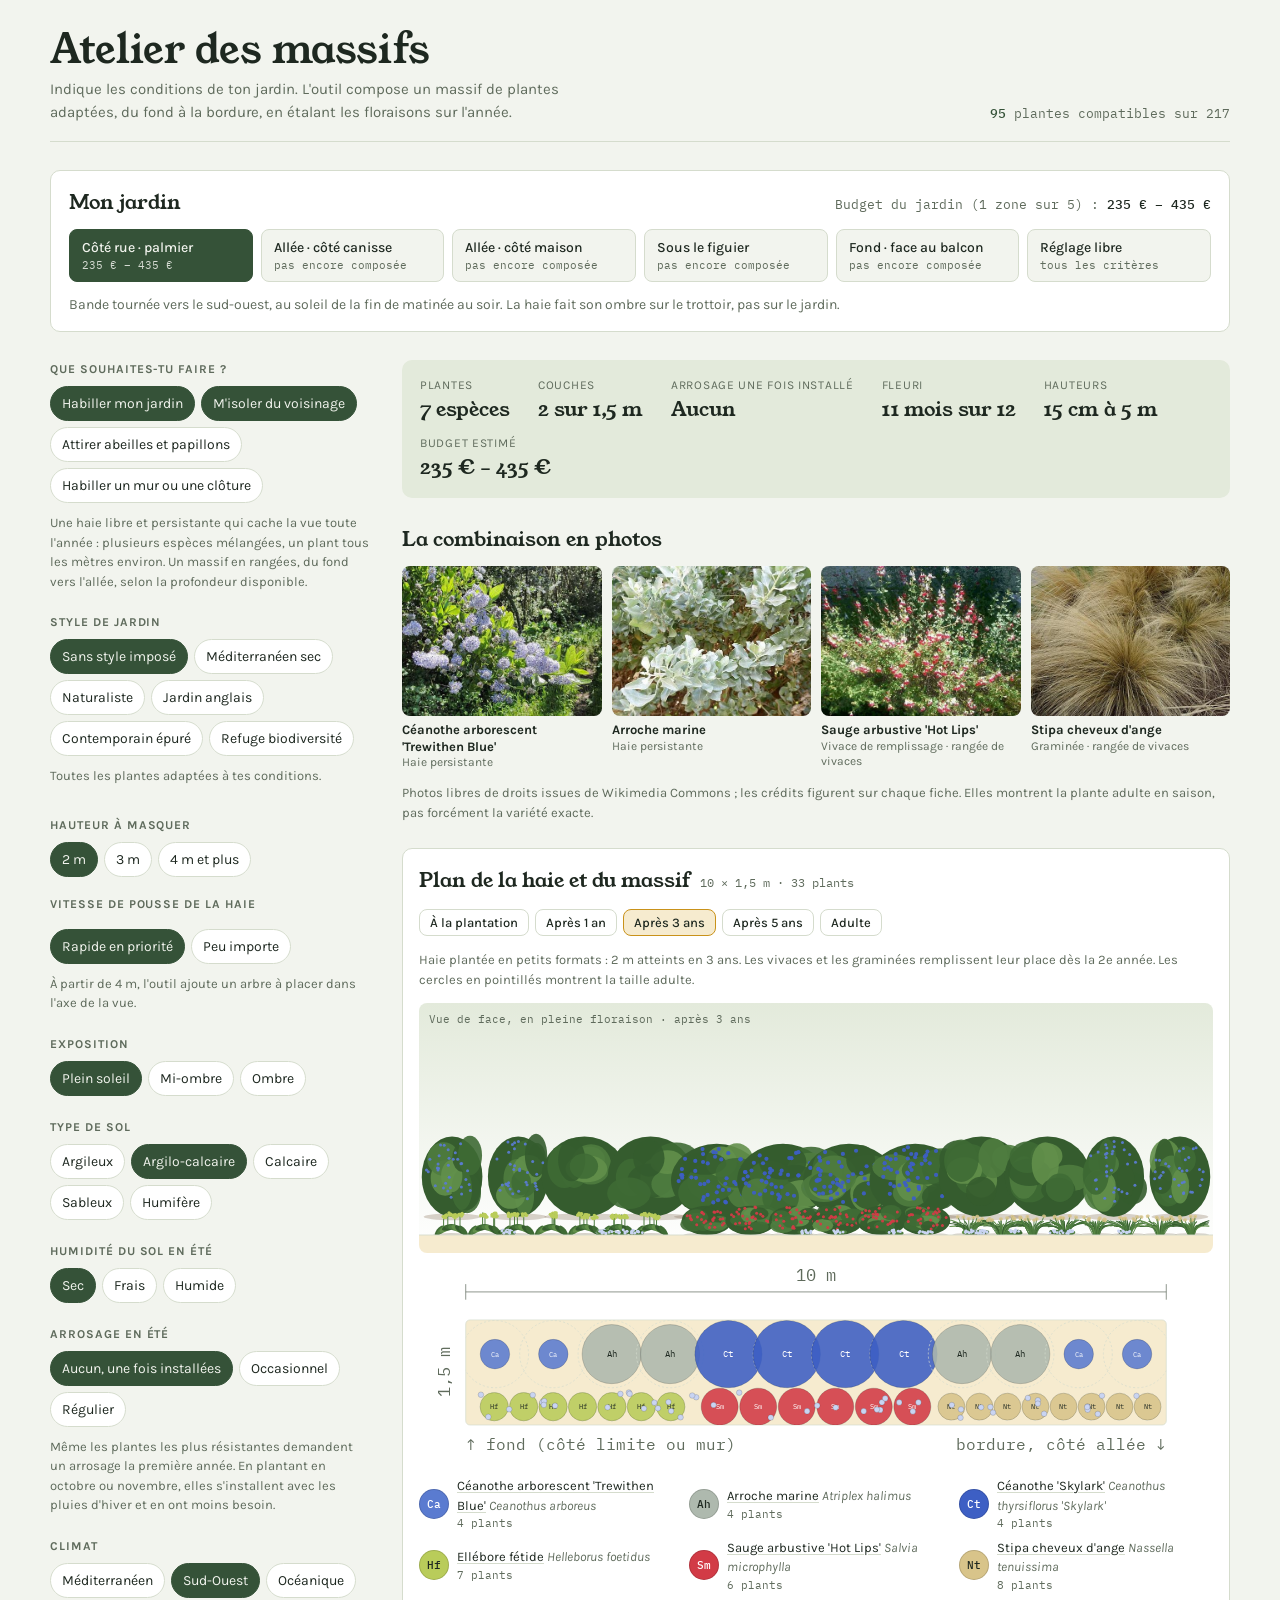
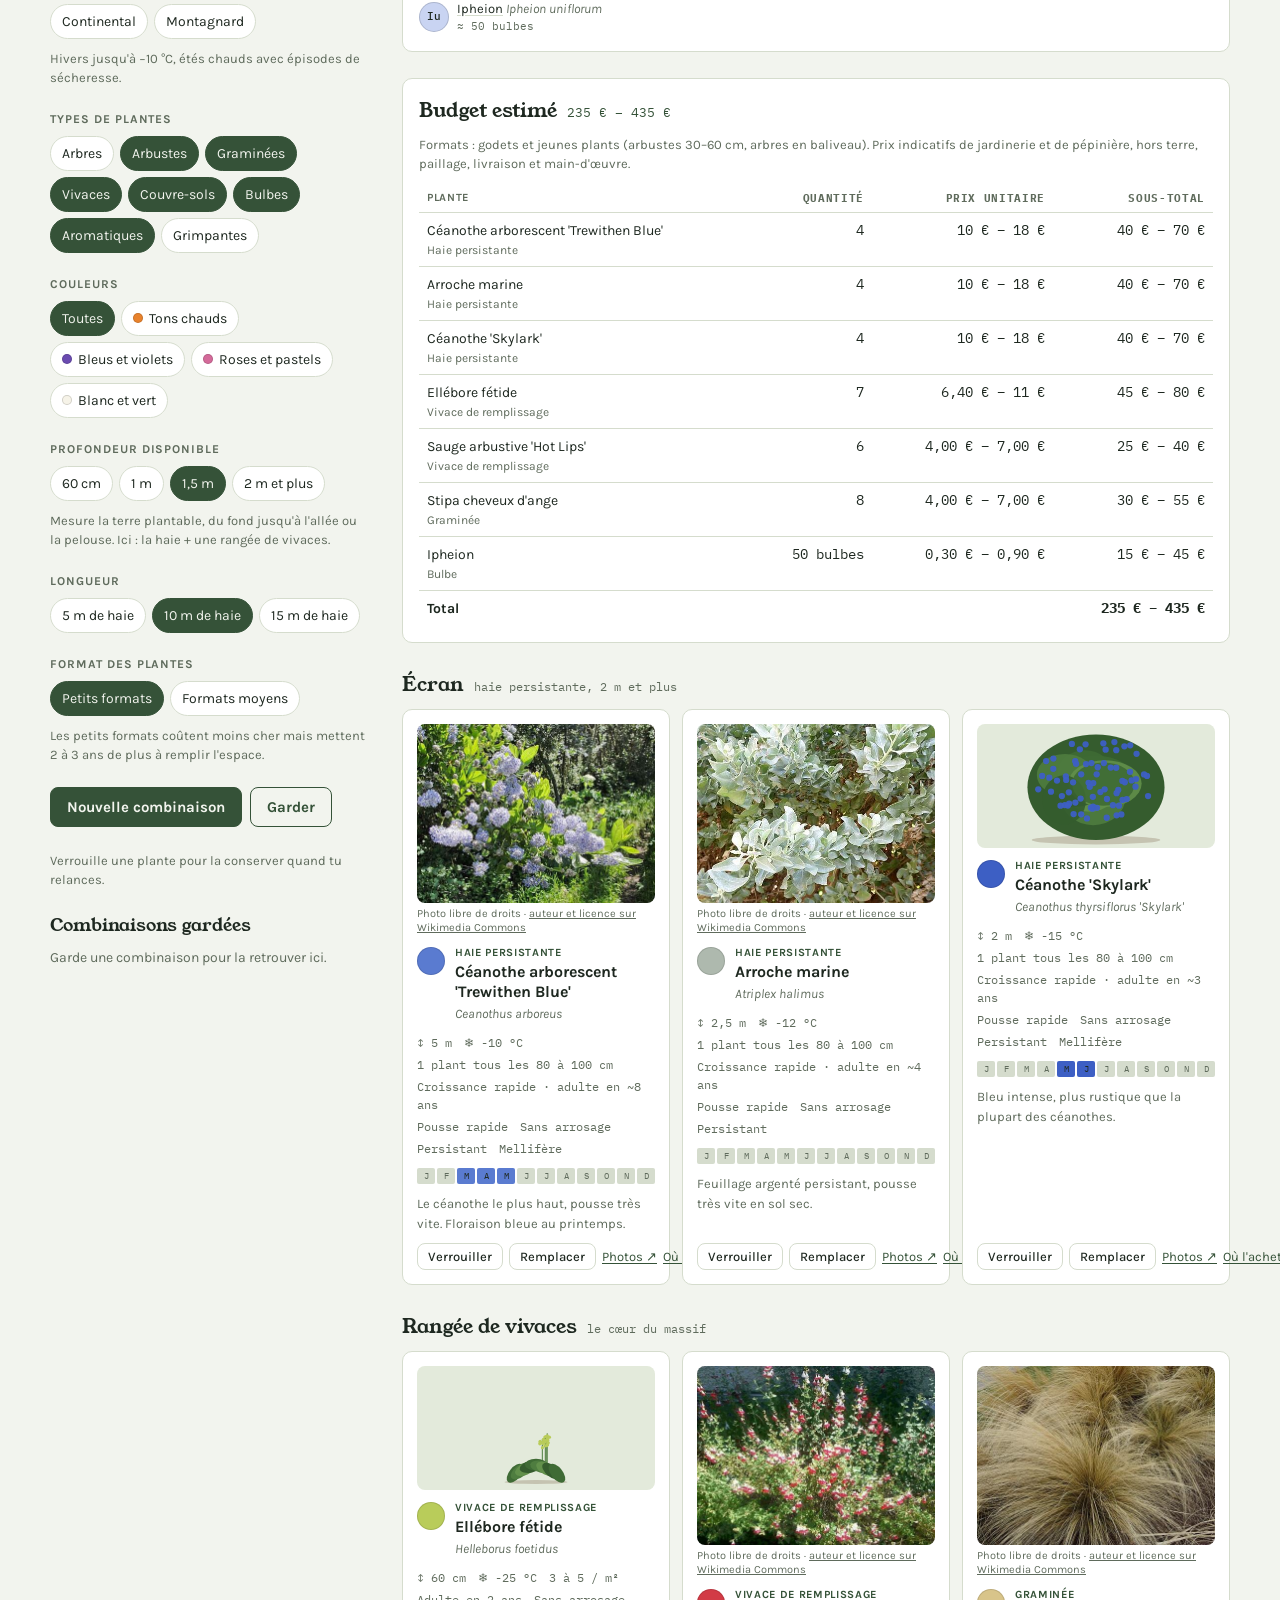
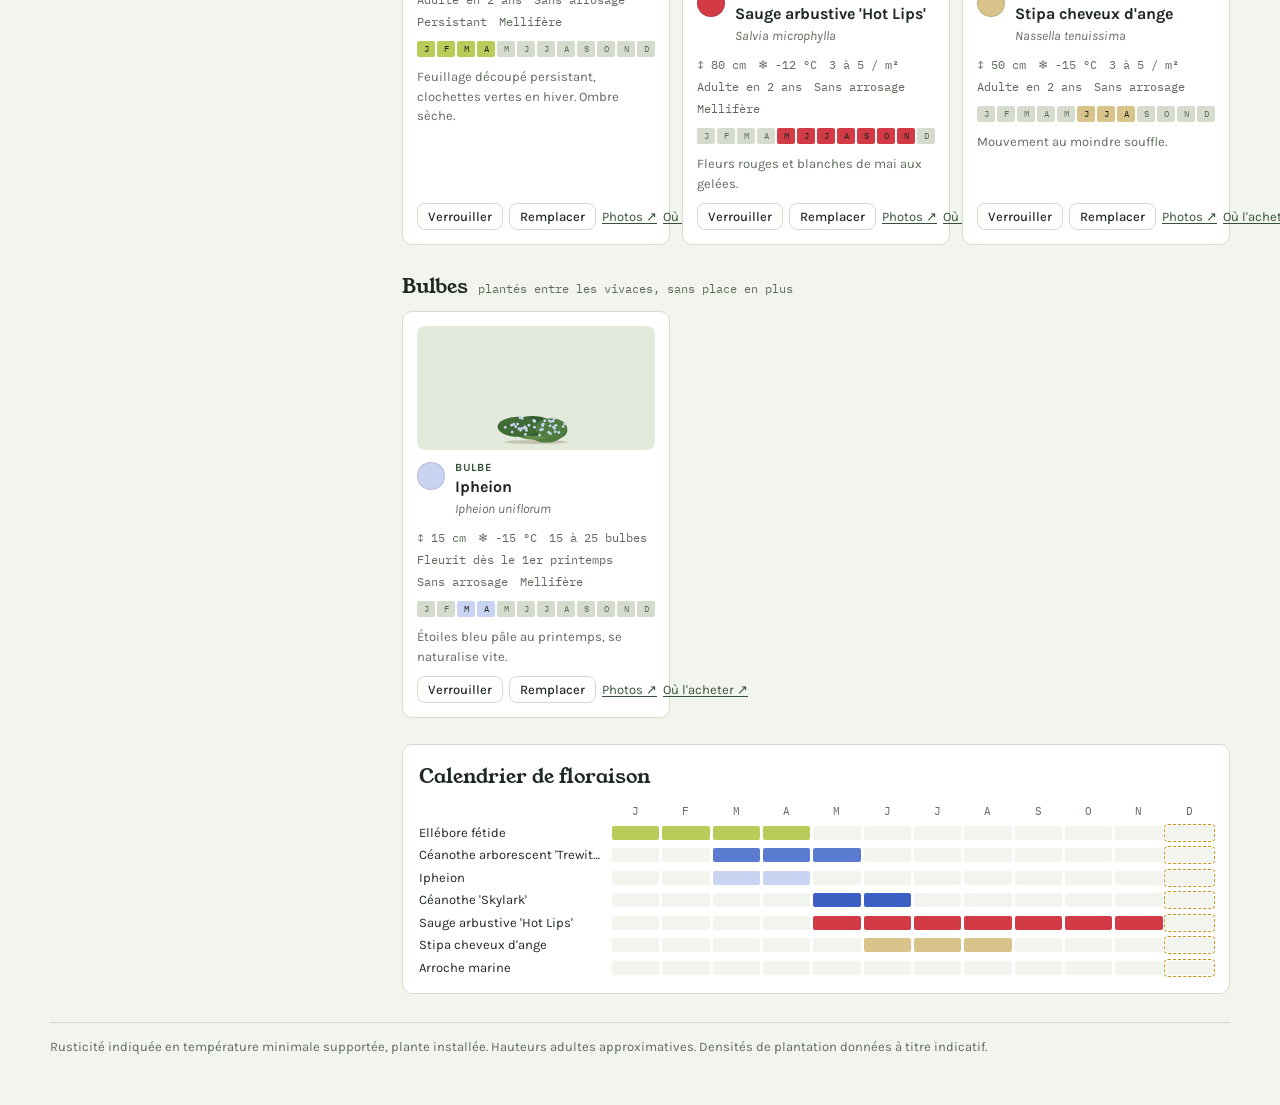
<file: index.html>
<!doctype html>
<html lang="fr">
<head>
<meta charset="utf-8">
<meta name="viewport" content="width=device-width, initial-scale=1, viewport-fit=cover">
<meta name="description" content="Compose les massifs et haies de ton jardin selon l'exposition, le sol, le climat et l'arrosage, avec photos, plan, croissance, calendrier de floraison et budget.">
<style>:root{color-scheme:light dark}body{margin:0;font:14px system-ui,sans-serif}img{max-width:100%}[hidden]{display:none!important}</style>
<title>Atelier des massifs</title>
<link rel="preconnect" href="https://fonts.googleapis.com">
<link rel="stylesheet" href="https://fonts.googleapis.com/css2?family=Young+Serif&family=Karla:wght@400;500;700&family=IBM+Plex+Mono:wght@400;500&display=swap">
<style>
/* Layout : panneau de conditions à gauche (collant sur grand écran), massif proposé à droite, rangé du fond vers la bordure */
:root{
  --bg:#F2F4EE; --surface:#FFFFFF; --ink:#1E2820; --muted:#5F6B5C; --line:#D5DCCD;
  --moss:#355238; --moss-soft:#E3EADB; --pollen:#C9921A; --pollen-soft:#F6EBCF; --warn:#9A4A1E;
  --f-display:"Young Serif", Georgia, "Times New Roman", serif;
  --f-body:"Karla", "Helvetica Neue", Arial, sans-serif;
  --f-data:"IBM Plex Mono", ui-monospace, Menlo, monospace;
}
@media (prefers-color-scheme: dark){:root:not([data-theme="light"]){
  --bg:#131712; --surface:#1B2119; --ink:#E4EADD; --muted:#9AA593; --line:#2F382C;
  --moss:#9CC08A; --moss-soft:#25301F; --pollen:#E3B54A; --pollen-soft:#3A3018; --warn:#E39468; color-scheme:dark}}
:root[data-theme="dark"]{
  --bg:#131712; --surface:#1B2119; --ink:#E4EADD; --muted:#9AA593; --line:#2F382C;
  --moss:#9CC08A; --moss-soft:#25301F; --pollen:#E3B54A; --pollen-soft:#3A3018; --warn:#E39468; color-scheme:dark}

*{box-sizing:border-box}
body{background:var(--bg);color:var(--ink);font-family:var(--f-body);font-size:15px;line-height:1.5;
  padding-left:max(16px, env(safe-area-inset-left, 0px));padding-right:max(16px, env(safe-area-inset-right, 0px));padding-block:28px 48px}
.wrap{max-width:1180px;margin:0 auto;display:flex;flex-direction:column;gap:28px}
header{display:flex;flex-wrap:wrap;align-items:flex-end;justify-content:space-between;gap:12px 24px;border-bottom:1px solid var(--line);padding-bottom:18px}
h1{font-family:var(--f-display);font-weight:400;font-size:clamp(28px,4vw,40px);line-height:1.1;margin:0;text-wrap:balance}
.lede{margin:6px 0 0;color:var(--muted);max-width:60ch}
.count{font-family:var(--f-data);font-size:13px;color:var(--muted)}
.count b{color:var(--moss);font-weight:500}

.grid{display:grid;grid-template-columns:320px minmax(0,1fr);gap:32px;align-items:start}
@media (max-width:860px){.grid{grid-template-columns:minmax(0,1fr)}}

aside{display:flex;flex-direction:column;gap:22px;position:sticky;top:calc(env(safe-area-inset-top,0px) + 16px)}
@media (max-width:860px){aside{position:static}}
fieldset{border:0;margin:0;padding:0;display:flex;flex-direction:column;gap:8px}
legend{font-size:12px;font-weight:700;letter-spacing:.08em;text-transform:uppercase;color:var(--muted);padding:0;margin-bottom:8px}
.chips{display:flex;flex-wrap:wrap;gap:6px}
.chip{position:relative}
.chip input{position:absolute;opacity:0;inset:0;margin:0;cursor:pointer}
.chip span{display:inline-flex;align-items:center;gap:6px;padding:6px 11px;border:1px solid var(--line);border-radius:999px;background:var(--surface);font-size:14px;cursor:pointer;transition:background .15s,border-color .15s}
.chip input:checked + span{background:var(--moss);border-color:var(--moss);color:var(--bg)}
.chip input:focus-visible + span{outline:2px solid var(--pollen);outline-offset:2px}
.hint{font-size:13px;color:var(--muted);margin:2px 0 0}
.style-ph{margin:10px 0 0;border-radius:10px;overflow:hidden;background:#e6eadf}
.style-ph img{display:block;width:100%;aspect-ratio:4/3;object-fit:cover}
.style-ph figcaption{font-size:11.5px;color:var(--muted);padding:6px 2px 0;background:var(--bg,transparent)}
.style-ph figcaption a{color:inherit}
.sw{width:10px;height:10px;border-radius:50%;display:inline-block;border:1px solid rgba(0,0,0,.15)}

.actions{display:flex;gap:8px;flex-wrap:wrap}
button{font-family:var(--f-body);font-size:15px;font-weight:700;border-radius:8px;padding:10px 16px;cursor:pointer;border:1px solid var(--moss)}
button:focus-visible{outline:2px solid var(--pollen);outline-offset:2px}
.primary{background:var(--moss);color:var(--bg)}
.primary:hover{filter:brightness(1.08)}
.ghost{background:transparent;color:var(--moss)}
.ghost:hover{background:var(--moss-soft)}
.small{font-size:13px;padding:5px 10px;font-weight:500;border-color:var(--line);color:var(--ink);background:transparent}
.small:hover{border-color:var(--moss)}
.small[aria-pressed="true"]{background:var(--pollen-soft);border-color:var(--pollen)}

main{display:flex;flex-direction:column;gap:26px;min-width:0}
.summary{display:flex;flex-wrap:wrap;gap:10px 28px;padding:16px 18px;background:var(--moss-soft);border-radius:10px}
.stat{display:flex;flex-direction:column}
.stat small{font-size:12px;letter-spacing:.06em;text-transform:uppercase;color:var(--muted)}
.stat strong{font-family:var(--f-display);font-weight:400;font-size:20px}
.warn{color:var(--warn);font-size:14px;margin:0}

.layer{display:flex;flex-direction:column;gap:10px}
.layer h2{font-family:var(--f-display);font-weight:400;font-size:20px;margin:0;display:flex;align-items:baseline;gap:10px}
.layer h2 em{font-style:normal;font-family:var(--f-data);font-size:12px;color:var(--muted)}
.cards{display:grid;grid-template-columns:repeat(auto-fill,minmax(250px,1fr));gap:12px}
.card{background:var(--surface);border:1px solid var(--line);border-radius:10px;padding:14px;display:flex;flex-direction:column;gap:10px;min-width:0}
.card.locked{border-color:var(--pollen)}
.top{display:flex;gap:10px;align-items:flex-start}
.dot{flex:none;width:28px;height:28px;border-radius:50%;margin-top:2px;border:1px solid rgba(0,0,0,.12)}
.name{min-width:0}
.name h3{margin:0;font-size:16px;font-weight:700;line-height:1.25}
.name i{color:var(--muted);font-size:13px}
.meta{display:flex;flex-wrap:wrap;gap:4px 12px;font-family:var(--f-data);font-size:12px;color:var(--muted)}
.role{font-size:11px;font-weight:700;letter-spacing:.06em;text-transform:uppercase;color:var(--moss)}
.note{font-size:13px;margin:0;color:var(--muted)}
.cal{display:grid;grid-template-columns:repeat(12,1fr);gap:2px}
.cal span{height:16px;border-radius:2px;background:var(--line);font-family:var(--f-data);font-size:9px;line-height:16px;text-align:center;color:var(--muted)}
.cal span.on{color:#1E2820}
.cardact{display:flex;gap:6px;margin-top:auto}

.plan{background:var(--surface);border:1px solid var(--line);border-radius:10px;padding:16px;display:flex;flex-direction:column;gap:14px}
.plan h2{font-family:var(--f-display);font-weight:400;font-size:20px;margin:0;display:flex;align-items:baseline;gap:10px;flex-wrap:wrap}
.plan h2 em{font-style:normal;font-family:var(--f-data);font-size:12px;color:var(--muted)}
.plansvg{overflow-x:auto}
.plansvg svg{display:block;width:100%;min-width:520px;height:auto}
.legend{display:grid;grid-template-columns:repeat(auto-fill,minmax(220px,1fr));gap:6px 16px;margin:0;padding:0;list-style:none}
.legend li{display:flex;align-items:center;gap:8px;font-size:13px;min-width:0}
.legend b{flex:none;width:30px;height:30px;border-radius:50%;display:grid;place-items:center;font-family:var(--f-data);font-size:11px;font-weight:500;border:1px solid rgba(0,0,0,.15)}
.legend span{min-width:0}
.legend i{color:var(--muted)}
.legend small{display:block;font-family:var(--f-data);color:var(--muted)}
.pv{display:block;width:100%;height:124px;border-radius:8px;background:var(--moss-soft)}
.pvlink{position:relative;display:block;border-radius:8px}
.bgrid figure:has(img[src=""]){display:none}
.pvlink span{position:absolute;right:6px;bottom:6px;font-size:12px;font-weight:700;padding:3px 8px;border-radius:999px;background:var(--surface);color:var(--moss);opacity:0;transition:opacity .15s}
.pvlink:hover span,.pvlink:focus-visible span{opacity:1}
.pvlink:focus-visible{outline:2px solid var(--pollen);outline-offset:2px}
@media (hover:none){.pvlink span{opacity:1}}
.lg{color:inherit;text-decoration:underline;text-decoration-color:var(--line);text-underline-offset:2px}
.lg:hover{text-decoration-color:var(--moss)}
.photo{white-space:nowrap;font-size:13px;color:var(--moss);text-decoration:underline;text-underline-offset:2px;margin-left:auto;align-self:center}
.board{display:flex;flex-direction:column;gap:12px}
.board h2{font-family:var(--f-display);font-weight:400;font-size:20px;margin:0;display:flex;align-items:baseline;gap:10px;flex-wrap:wrap}
.board h2 em{font-style:normal;font-family:var(--f-data);font-size:12px;color:var(--muted)}
.bgrid{display:grid;grid-template-columns:repeat(auto-fill,minmax(180px,1fr));gap:10px}
.bgrid figure{margin:0;display:flex;flex-direction:column;gap:6px;min-width:0}
.bgrid img{width:100%;height:auto;aspect-ratio:4/3;object-fit:cover;border-radius:8px;display:block;background:var(--moss-soft)}
.bgrid figcaption{display:flex;flex-direction:column;font-size:13px;line-height:1.3}
.bgrid figcaption span{color:var(--muted);font-size:12px}
.cph{margin:0;display:flex;flex-direction:column;gap:4px}
.cph img{width:100%;height:auto;aspect-ratio:4/3;object-fit:cover;border-radius:8px;display:block;background:var(--moss-soft)}
.cph figcaption{font-size:11px;color:var(--muted);line-height:1.3;overflow-wrap:anywhere}
.cph figcaption a{color:inherit}
.ages{display:flex;flex-wrap:wrap;gap:6px}
.elev{position:relative;border-radius:8px;overflow:hidden;background:linear-gradient(var(--moss-soft),var(--surface))}
.elev canvas{display:block;width:100%;height:250px}
.elev span{position:absolute;top:8px;left:10px;font-family:var(--f-data);font-size:11px;color:var(--muted)}
.zonesbar{display:flex;flex-direction:column;gap:12px;padding:16px 18px;border:1px solid var(--line);border-radius:10px;background:var(--surface)}
.zonesbar .zhead{display:flex;flex-wrap:wrap;justify-content:space-between;align-items:baseline;gap:6px 20px}
.zonesbar h2{font-family:var(--f-display);font-weight:400;font-size:20px;margin:0}
.gtotal{font-family:var(--f-data);font-size:13px;color:var(--muted)}
.gtotal b{color:var(--ink);font-weight:500}
.zones{display:grid;grid-template-columns:repeat(auto-fill,minmax(170px,1fr));gap:8px}
.zone{display:flex;flex-direction:column;align-items:flex-start;gap:2px;text-align:left;font-weight:500;font-size:14px;padding:9px 12px;border:1px solid var(--line);border-radius:8px;background:var(--bg);color:var(--ink)}
.zone small{font-family:var(--f-data);font-size:11px;color:var(--muted);font-weight:400}
.zone:hover{border-color:var(--moss)}
.zone[aria-pressed="true"]{background:var(--moss);border-color:var(--moss);color:var(--bg)}
.zone[aria-pressed="true"] small{color:var(--bg);opacity:.85}
.znote{margin:0;font-size:14px;color:var(--muted)}
.budget{background:var(--surface);border:1px solid var(--line);border-radius:10px;padding:16px;display:flex;flex-direction:column;gap:10px}
.budget h2{font-family:var(--f-display);font-weight:400;font-size:20px;margin:0;display:flex;align-items:baseline;gap:10px;flex-wrap:wrap}
.budget h2 em{font-style:normal;font-family:var(--f-data);font-size:13px;color:var(--moss)}
.tbl{overflow-x:auto}
.budget table{width:100%;border-collapse:collapse;font-size:14px;min-width:460px}
.budget th{text-align:left;font-size:11px;letter-spacing:.06em;text-transform:uppercase;color:var(--muted);font-weight:700;padding:6px 8px;border-bottom:1px solid var(--line)}
.budget td{padding:7px 8px;border-bottom:1px solid var(--line);vertical-align:top}
.budget td.n,.budget th.n{text-align:right;font-family:var(--f-data);font-variant-numeric:tabular-nums;white-space:nowrap}
.budget tfoot td{font-weight:700;border-bottom:0}
.budget td small{display:block;color:var(--muted);font-size:12px}
.calendar{background:var(--surface);border:1px solid var(--line);border-radius:10px;padding:16px;overflow-x:auto}
.calendar h2{font-family:var(--f-display);font-weight:400;font-size:20px;margin:0 0 12px}
.cg{display:grid;grid-template-columns:minmax(130px,190px) repeat(12,minmax(22px,1fr));gap:3px;min-width:520px;align-items:center}
.cg .m{font-family:var(--f-data);font-size:11px;color:var(--muted);text-align:center}
.cg .lab{font-size:13px;white-space:nowrap;overflow:hidden;text-overflow:ellipsis;padding-right:8px}
.cg .c{height:14px;border-radius:2px;background:var(--bg)}
.cg .now{outline:1px dashed var(--pollen);outline-offset:1px}

.saved{display:flex;flex-direction:column;gap:8px}
.saved h2{font-family:var(--f-display);font-weight:400;font-size:18px;margin:0}
.saved ul{list-style:none;margin:0;padding:0;display:flex;flex-direction:column;gap:6px}
.saved li{display:flex;justify-content:space-between;gap:8px;align-items:center;font-size:14px;border-top:1px solid var(--line);padding-top:6px}
.saved li span{min-width:0}
.saved li small{color:var(--muted);display:block}
.empty{color:var(--muted);font-size:14px;margin:0}
footer{font-size:13px;color:var(--muted);border-top:1px solid var(--line);padding-top:14px}
@media (prefers-reduced-motion: reduce){*{transition:none!important}}
</style>

</head>
<body>
<div class="wrap">
  <header>
    <div>
      <h1>Atelier des massifs</h1>
      <p class="lede">Indique les conditions de ton jardin. L'outil compose un massif de plantes adaptées, du fond à la bordure, en étalant les floraisons sur l'année.</p>
    </div>
    <div class="count" id="count"></div>
  </header>

  <section class="zonesbar" aria-labelledby="zones-t">
    <div class="zhead"><h2 id="zones-t">Mon jardin</h2><span class="gtotal" id="gtotal"></span></div>
    <div class="zones" id="zones"></div>
    <p class="znote" id="znote"></p>
  </section>

  <div class="grid">
    <aside>
      <fieldset>
        <legend>Que souhaites-tu faire ?</legend>
        <div class="chips" id="f-obj"></div>
        <p class="hint" id="obj-hint"></p>
      </fieldset>
      <fieldset>
        <legend>Style de jardin</legend>
        <div class="chips" id="f-style"></div>
        <p class="hint" id="style-hint"></p><div id="style-ph"></div>
      </fieldset>
      <fieldset id="fs-haut">
        <legend>Hauteur à masquer</legend>
        <div class="chips" id="f-haut"></div>
        <legend style="margin-top:10px">Vitesse de pousse de la haie</legend>
        <div class="chips" id="f-vite"></div>
        <p class="hint">À partir de 4 m, l'outil ajoute un arbre à placer dans l'axe de la vue.</p>
      </fieldset>
      <fieldset>
        <legend>Exposition</legend>
        <div class="chips" id="f-expo"></div>
      </fieldset>
      <fieldset>
        <legend>Type de sol</legend>
        <div class="chips" id="f-sol"></div>
      </fieldset>
      <fieldset>
        <legend>Humidité du sol en été</legend>
        <div class="chips" id="f-eau"></div>
      </fieldset>
      <fieldset>
        <legend>Arrosage en été</legend>
        <div class="chips" id="f-arro"></div>
        <p class="hint">Même les plantes les plus résistantes demandent un arrosage la première année. En plantant en octobre ou novembre, elles s'installent avec les pluies d'hiver et en ont moins besoin.</p>
      </fieldset>
      <fieldset>
        <legend>Climat</legend>
        <div class="chips" id="f-clim"></div>
        <p class="hint" id="clim-hint"></p>
      </fieldset>
      <fieldset>
        <legend>Types de plantes</legend>
        <div class="chips" id="f-types"></div>
      </fieldset>
      <fieldset>
        <legend>Couleurs</legend>
        <div class="chips" id="f-pal"></div>
      </fieldset>
      <fieldset>
        <legend>Profondeur disponible</legend>
        <div class="chips" id="f-prof"></div>
        <p class="hint" id="prof-hint"></p>
      </fieldset>
      <fieldset>
        <legend>Longueur</legend>
        <div class="chips" id="f-taille"></div>
      </fieldset>
      <fieldset>
        <legend>Format des plantes</legend>
        <div class="chips" id="f-fmt"></div>
        <p class="hint">Les petits formats coûtent moins cher mais mettent 2 à 3 ans de plus à remplir l'espace.</p>
      </fieldset>
      <div class="actions">
        <button class="primary" id="gen" type="button">Nouvelle combinaison</button>
        <button class="ghost" id="save" type="button">Garder</button>
      </div>
      <p class="hint">Verrouille une plante pour la conserver quand tu relances.</p>
      <section class="saved" aria-labelledby="saved-t">
        <h2 id="saved-t">Combinaisons gardées</h2>
        <ul id="saved"></ul>
      </section>
    </aside>

    <main id="out" aria-live="polite"></main>
  </div>

  <footer>Rusticité indiquée en température minimale supportée, plante installée. Hauteurs adultes approximatives. Densités de plantation données à titre indicatif.</footer>
</div>

<script>
// ---------- Données ----------
// nom, latin, type, expo(s=soleil,m=mi-ombre,o=ombre), sol(a=argileux,c=calcaire,s=sableux/caillouteux,h=humifère), eau(d=sec,f=frais,w=humide),
// rusticité °C, supporte la chaleur (1/0), hauteur cm, floraison [début,fin] ou null, famille couleur, teinte, note
const RAW = [
["Lavandin 'Grosso'","Lavandula × intermedia","arbuste","s","cs","d",-15,1,70,[6,8],"froid","#8A73C4","Parfumé, mellifère. Taille après floraison."],
["Romarin","Salvia rosmarinus","aromatique","s","cs","d",-10,1,100,[2,5],"froid","#9DB6E0","Persistant, fleurit dès la fin de l'hiver."],
["Ciste pourpre","Cistus × purpureus","arbuste","s","csa","d",-10,1,100,[5,6],"rose","#D46A9A","Très résistant à la sécheresse."],
["Sauge d'Afghanistan","Salvia yangii (Perovskia)","arbuste","s","csa","df",-20,1,120,[7,10],"froid","#8EA0D8","Feuillage argenté, floraison longue."],
["Abélia","Abelia × grandiflora","arbuste","sm","ach","f",-12,1,150,[6,10],"blanc","#F1E4EA","Semi-persistant, fleurit tout l'été."],
["Hortensia","Hydrangea macrophylla","arbuste","mo","ha","fw",-15,0,120,[6,9],"froid","#7E9BD6","Bleu en sol acide, rose en sol neutre. Craint le calcaire."],
["Hortensia paniculé 'Limelight'","Hydrangea paniculata","arbuste","sm","ahc","f",-25,1,180,[7,10],"blanc","#E8F0C8","Plus robuste au soleil que l'hortensia classique."],
["Céanothe 'Concha'","Ceanothus","arbuste","s","sc","d",-12,1,200,[4,5],"froid","#3E5BC2","Persistant, bleu intense au printemps."],
["Laurier-tin","Viburnum tinus","arbuste","smo","acsh","df",-15,1,250,[11,3],"blanc","#F4F1F1","Fleurit en hiver. Bonne base persistante."],
["Oranger du Mexique","Choisya ternata","arbuste","sm","ahc","f",-12,1,180,[4,5],"blanc","#FAFAF2","Fleurs parfumées, feuillage aromatique."],
["Sarcococca","Sarcococca confusa","arbuste","mo","ach","f",-15,1,80,[12,2],"blanc","#F6F3E8","Parfum puissant en plein hiver."],
["Myrte","Myrtus communis","arbuste","s","sc","d",-10,1,200,[6,8],"blanc","#FBFBF4","Persistant méditerranéen, fleurs étoilées."],
["Pittosporum nain","Pittosporum tobira 'Nana'","arbuste","sm","acs","df",-12,1,80,[5,6],"blanc","#F7F4E2","Boule persistante sans taille."],
["Germandrée arbustive","Teucrium fruticans","arbuste","s","cs","d",-10,1,150,[3,6],"froid","#B5C6E8","Feuillage argenté, supporte le vent."],
["Spirée du Japon","Spiraea japonica","arbuste","sm","ahc","f",-25,1,60,[6,8],"rose","#E07AA7","Petit arbuste facile."],
["Cornouiller 'Midwinter Fire'","Cornus sanguinea","arbuste","sm","ach","fw",-25,1,200,[5,6],"chaud","#E8853A","Bois orange flamboyant en hiver."],
["Stipa cheveux d'ange","Nassella tenuissima","graminee","s","csa","d",-15,1,50,[6,8],"chaud","#D8C48A","Mouvement au moindre souffle."],
["Miscanthus 'Morning Light'","Miscanthus sinensis","graminee","sm","ahc","f",-25,1,150,[9,11],"vert","#C9CDB8","Graphique, tient tout l'hiver."],
["Herbe aux écouvillons 'Hameln'","Pennisetum alopecuroides","graminee","s","ach","fd",-15,1,60,[8,10],"blanc","#E6DCC4","Épis duveteux en fin d'été."],
["Calamagrostis 'Karl Foerster'","Calamagrostis × acutiflora","graminee","sm","ahc","fw",-30,1,150,[6,9],"chaud","#D2B36E","Port vertical, verticalité au massif."],
["Laîche 'Ice Dance'","Carex morrowii","graminee","mo","ah","fw",-20,1,30,[4,5],"vert","#C8D8A8","Feuillage panaché persistant."],
["Fétuque bleue","Festuca glauca","graminee","s","sc","d",-25,1,25,[6,7],"froid","#9DB7C4","Touffe bleutée pour la bordure."],
["Herbe du Japon","Hakonechloa macra","graminee","mo","h","f",-25,0,40,[8,9],"chaud","#D9C255","Cascade dorée à l'ombre."],
["Muhlenbergia","Muhlenbergia capillaris","graminee","s","sca","d",-12,1,80,[9,11],"rose","#D86FA3","Nuage rose en automne."],
["Gaura","Oenothera lindheimeri","vivace","s","acs","df",-15,1,80,[6,10],"blanc","#F6EEF0","Floraison continue, papillons blancs."],
["Achillée 'Terracotta'","Achillea millefolium","vivace","s","csa","d",-25,1,70,[6,9],"chaud","#D27A3A","Ombelles plates, couleur qui évolue."],
["Échinacée pourpre","Echinacea purpurea","vivace","s","ach","fd",-25,1,90,[7,9],"rose","#C9558A","Têtes séchées décoratives en hiver."],
["Rudbeckia 'Goldsturm'","Rudbeckia fulgida","vivace","sm","ahc","f",-30,1,60,[7,10],"chaud","#F0B21C","Jaune lumineux jusqu'en automne."],
["Népéta","Nepeta × faassenii","vivace","s","csa","df",-25,1,40,[5,9],"froid","#8F8BD0","Remonte si on la rabat après la 1re floraison."],
["Sauge des bois 'Caradonna'","Salvia nemorosa","vivace","s","cas","df",-25,1,50,[5,9],"froid","#5C3FA3","Épis violet foncé sur tiges noires."],
["Euphorbe des garrigues","Euphorbia characias","vivace","sm","cs","d",-15,1,100,[3,5],"vert","#C2D44A","Persistante. Sève irritante."],
["Verveine de Buenos Aires","Verbena bonariensis","vivace","s","acs","df",-10,1,150,[6,10],"froid","#8A5BC7","Transparente, se ressème."],
["Géranium 'Rozanne'","Geranium","vivace","sm","ahc","f",-25,1,50,[6,11],"froid","#6F78D6","Une des floraisons les plus longues."],
["Heuchère","Heuchera","vivace","mo","ha","f",-25,1,35,[5,7],"rose","#7A3A55","Cultivée pour son feuillage pourpre."],
["Hellébore d'Orient","Helleborus × hybridus","vivace","mo","ach","f",-25,1,40,[1,3],"blanc","#EBD9DF","Fleurit au cœur de l'hiver."],
["Fougère mâle","Dryopteris filix-mas","vivace","mo","ha","fw",-30,1,90,null,"vert","#6E8F4E","Feuillage seul, très rustique."],
["Hosta","Hosta","vivace","mo","ha","fw",-30,0,50,[7,8],"froid","#B8A9D8","Grandes feuilles. Attention aux limaces."],
["Anémone du Japon 'Honorine Jobert'","Anemone × hybrida","vivace","sm","ahc","f",-25,1,100,[8,10],"blanc","#FFFFFF","Prend le relais en fin de saison."],
["Astilbe","Astilbe","vivace","mo","h","wf",-25,0,60,[6,8],"rose","#E58AB0","Aime les sols toujours frais."],
["Orpin d'automne","Hylotelephium 'Herbstfreude'","vivace","s","csa","d",-25,1,50,[8,10],"rose","#B85A6A","Succulent, adoré des abeilles."],
["Tritoma","Kniphofia","vivace","s","sac","df",-15,1,100,[6,9],"chaud","#EE7B2B","Torches verticales."],
["Valériane rouge","Centranthus ruber","vivace","s","cs","d",-20,1,70,[5,9],"rose","#C84455","Pousse même dans les murs."],
["Agapanthe","Agapanthus","vivace","s","ahs","f",-10,1,80,[7,8],"froid","#6C8FE0","Boules bleues en plein été."],
["Hémérocalle","Hemerocallis","vivace","sm","ach","fd",-30,1,70,[6,8],"chaud","#E8822C","Increvable, une fleur par jour."],
["Iris des jardins","Iris germanica","vivace","s","cs","d",-25,1,80,[4,5],"froid","#6A4BB0","Rhizomes à fleur de terre."],
["Vergerette","Erigeron karvinskianus","couvre-sol","sm","csa","df",-12,1,25,[4,11],"blanc","#F4E1E6","Petites marguerites d'avril à novembre."],
["Brunnera 'Jack Frost'","Brunnera macrophylla","vivace","mo","ha","f",-30,0,40,[4,5],"froid","#7EA3E6","Feuilles argentées, fleurs type myosotis."],
["Alchémille","Alchemilla mollis","vivace","sm","ach","f",-30,1,40,[6,7],"vert","#D6DC6A","Retient les gouttes de rosée."],
["Digitale","Digitalis purpurea","vivace","m","hsa","f",-25,0,120,[5,7],"rose","#C46CA4","Bisannuelle qui se ressème. Toxique."],
["Thym serpolet","Thymus serpyllum","couvre-sol","s","cs","d",-25,1,8,[6,7],"rose","#D88EC0","Tapis aromatique, supporte le piétinement léger."],
["Petite pervenche","Vinca minor","couvre-sol","mo","ach","fd",-25,1,15,[3,5],"froid","#7F86D6","Couvre-sol persistant pour l'ombre sèche."],
["Géranium à grosses racines","Geranium macrorrhizum","couvre-sol","mos","ach","df",-25,1,30,[5,6],"rose","#D477A2","Feuillage parfumé, supporte l'ombre sèche."],
["Épimède","Epimedium × perralchicum","couvre-sol","mo","hac","df",-20,1,30,[4,5],"chaud","#E8CC3A","Résiste aux racines des arbres."],
["Lamier 'White Nancy'","Lamium maculatum","couvre-sol","mo","ha","f",-25,0,20,[5,7],"blanc","#F5F5F0","Éclaire les coins sombres."],
["Herbe aux turquoises","Ophiopogon japonicus","couvre-sol","mos","ah","f",-12,1,20,[7,8],"vert","#4F7A4A","Tapis persistant très dense."],
["Oreille d'ours","Stachys byzantina","couvre-sol","s","cs","d",-20,1,30,[6,7],"blanc","#D9DCD4","Feuillage argenté et duveteux."],
["Bugle rampante","Ajuga reptans","couvre-sol","mo","ah","fw",-25,1,15,[4,6],"froid","#4C5BC0","Feuillage bronze selon variétés."],
["Ail d'ornement 'Purple Sensation'","Allium hollandicum","bulbe","s","csa","df",-25,1,80,[5,6],"froid","#7A4CC0","Sphères violettes au-dessus des vivaces."],
["Narcisse 'Thalia'","Narcissus","bulbe","sm","ach","f",-25,1,35,[3,4],"blanc","#FBFBEF","Se naturalise. À planter en automne."],
["Camassia","Camassia leichtlinii","bulbe","sm","ah","fw",-25,0,70,[4,5],"froid","#7B95E0","Aime les sols frais, même humides."],
["Crocosmia 'Lucifer'","Crocosmia","bulbe","sm","ah","f",-15,1,100,[7,8],"chaud","#D63A2A","Rouge vif, feuillage en lame."],
["Muscari","Muscari armeniacum","bulbe","sm","csa","df",-25,1,15,[3,4],"froid","#3E55B8","Tapis bleu au printemps."],
["Cyclamen de Naples","Cyclamen hederifolium","bulbe","mo","ch","df",-20,1,12,[9,10],"rose","#E08AB4","Feuilles marbrées tout l'hiver."],
["Jasmin étoilé","Trachelospermum jasminoides","grimpante","sm","ach","df",-12,1,400,[6,7],"blanc","#FFFFFF","Persistant, parfum intense."],
["Clématite 'Étoile Violette'","Clematis viticella","grimpante","sm","ach","f",-25,1,300,[6,9],"froid","#5B3A9A","Pied à l'ombre, tête au soleil."],
["Rosier grimpant 'New Dawn'","Rosa","grimpante","sm","ahc","f",-25,1,400,[6,10],"rose","#F2C9CF","Remontant, résistant aux maladies."],
["Chèvrefeuille des bois","Lonicera periclymenum","grimpante","ms","ahc","f",-25,1,400,[6,9],"blanc","#F1E2B8","Parfum en soirée."],
["Rosier de Banks","Rosa banksiae 'Lutea'","grimpante","sm","acs","df",-12,1,600,[4,5],"chaud","#EED36A","Sans épines, très résistant à la sécheresse une fois installé. Floraison massive au printemps."],
["Bignone 'Madame Galen'","Campsis × tagliabuana","grimpante","s","acs","df",-15,1,600,[7,9],"chaud","#E0662A","Trompettes orange tout l'été. Vigoureuse et drageonnante : à contenir."],
["Hortensia grimpant","Hydrangea anomala petiolaris","grimpante","om","ha","f",-25,0,600,[6,7],"blanc","#F6F6EC","Pour un mur au nord."],
["Pin des montagnes","Pinus mugo","arbuste","s","acs","df",-30,1,150,null,"vert","#4A6B35","Conifère nain persistant, structure toute l'année."],
["Thuya boule 'Danica'","Thuja occidentalis","arbuste","sm","ach","f",-30,1,80,null,"vert","#6E9455","Boule persistante compacte, sans taille."],
["Photinia 'Red Robin'","Photinia × fraseri","arbuste","sm","ash","df",-15,1,300,[4,5],"blanc","#F3EFE6","Jeunes pousses rouge vif. Jaunit en sol calcaire."],
["Éléagnus","Elaeagnus × ebbingei","arbuste","smo","acsh","df",-15,1,400,[10,11],"blanc","#EFEBDD","Pousse vite, supporte vent et sécheresse. Fleurs parfumées en automne."],
["Laurier du Portugal","Prunus lusitanica","arbuste","smo","ach","df",-20,1,400,[5,6],"blanc","#F8F6EE","Persistant brillant, très opaque."],
["Osmanthe","Osmanthus × burkwoodii","arbuste","sm","ach","f",-20,1,250,[4,4],"blanc","#FBF8EE","Parfum de jasmin au printemps."],
["Filaire","Phillyrea angustifolia","arbuste","s","cs","d",-12,1,300,[3,4],"blanc","#EEF0DA","Persistant local, résiste à la sécheresse."],
["Arbousier","Arbutus unedo","arbuste","sm","ash","df",-12,1,400,[10,12],"blanc","#F4ECD8","Fleurs et fruits rouges à l'automne. Préfère les sols non calcaires."],
["Escallonia","Escallonia","arbuste","s","acs","df",-12,1,250,[6,9],"rose","#D86A8C","Floraison estivale longue."],
["Bambou non traçant","Fargesia murielae","arbuste","sm","ah","f",-25,1,300,null,"vert","#7BA05B","Pousse en touffe, ne drageonne pas, contrairement aux bambous traçants."],
["Savonnier","Koelreuteria paniculata","arbre","s","acs","df",-20,1,800,[7,8],"chaud","#E8C33A","Petit arbre, grappes jaunes en été puis lanternes en automne."],
["Lilas des Indes","Lagerstroemia indica","arbre","s","ach","df",-15,1,500,[7,9],"rose","#D9468C","Floraison spectaculaire en plein été, écorce décorative."],
["Arbre de Judée","Cercis siliquastrum","arbre","s","cs","d",-15,1,600,[4,4],"rose","#C8559C","Fleurs roses sur le bois nu au printemps. Aime le calcaire."],
["Laurier-sauce","Laurus nobilis","arbuste","smo","acs","df",-12,1,600,[3,4],"chaud","#E6D88A","Persistant aromatique, forme un grand écran."],
["Chêne vert","Quercus ilex","arbuste","s","acs","d",-15,1,800,null,"vert","#4B5E3A","Persistant méditerranéen très résistant à la sécheresse. Se taille en haie haute."],
["Pittosporum à petites feuilles","Pittosporum tenuifolium","arbuste","sm","acsh","df",-10,1,500,[4,5],"vert","#6C8F55","Feuillage léger et persistant, croissance rapide."],
["Agastache 'Tutti Frutti'","Agastache","vivace","s","csa","d",-15,1,100,[7,10],"rose","#D97AA8","Épis roses parfumés, très mellifère, aime la chaleur."],
["Sauge arbustive 'Hot Lips'","Salvia microphylla","vivace","s","csa","d",-12,1,80,[5,11],"chaud","#D23B46","Fleurs rouges et blanches de mai aux gelées."],
["Échinops","Echinops ritro","vivace","s","csa","d",-25,1,90,[7,8],"froid","#6F8BD8","Boules bleu acier, adorées des abeilles."],
["Acanthe","Acanthus mollis","vivace","mo","acs","df",-15,1,100,[5,7],"blanc","#E8E2EE","Grandes feuilles découpées, supporte l'ombre sèche. Peut s'étendre."],
["Céanothe arborescent 'Trewithen Blue'","Ceanothus arboreus","arbuste","s","acs","d",-10,1,500,[3,5],"froid","#5A7BD0","Le céanothe le plus haut, pousse très vite. Floraison bleue au printemps."],
["Laurier-rose","Nerium oleander","arbuste","s","acs","d",-10,1,350,[6,9],"rose","#E2558C","Fleurit tout l'été sans eau. Toutes les parties sont toxiques."],
["Buisson ardent","Pyracantha coccinea","arbuste","sm","acs","df",-20,1,350,[5,5],"chaud","#E0582E","Pousse vite, épineux, baies orange en hiver. Bonne haie défensive."],
["Arroche marine","Atriplex halimus","arbuste","s","csa","d",-12,1,250,null,"vert","#AEB9AE","Feuillage argenté persistant, pousse très vite en sol sec."],
["Sauge officinale","Salvia officinalis","aromatique","s","cs","d",-15,1,60,[5,6],"froid","#8F7FC8","Feuillage gris persistant."],
["Origan","Origanum vulgare","aromatique","s","csa","d",-20,1,40,[7,9],"rose","#D69ABF","Très mellifère."],
["Ciboulette","Allium schoenoprasum","aromatique","sm","ahc","f",-30,1,30,[5,6],"rose","#C9A0D8","Pompons comestibles."],
// ---- Ajouts : chaque fiche porte ses propres informations (eau 1/2/3, pousse, persistant, mellifère, styles, forme, feuillage gris)
// ---- Arbustes persistants, haies sèches
["Alaterne","Rhamnus alaternus","arbuste","smo","acs","d",-15,1,400,[3,4],"vert","#9CB24A","Persistant local de garrigue, très résistant à la sécheresse. Baies pour les oiseaux.",{eau:1,pousse:"moyenne",pers:true,mel:true,styles:["med","sauvage","contemporain"]}],
["Pistachier lentisque","Pistacia lentiscus","arbuste","s","cs","d",-10,1,300,[4,5],"vert","#7A8F3A","Persistant méditerranéen aromatique, supporte vent et embruns.",{eau:1,pousse:"lente",pers:true,mel:false,styles:["med","sauvage"]}],
["Coronille glauque","Coronilla valentina subsp. glauca","arbuste","s","cs","d",-10,1,120,[1,4],"chaud","#F2C62E","Fleurs jaunes parfumées en plein hiver, feuillage bleuté.",{eau:1,pousse:"rapide",pers:true,mel:true,styles:["med"],gris:true}],
["Buplèvre ligneux","Bupleurum fruticosum","arbuste","sm","cs","d",-15,1,200,[6,8],"chaud","#D9C440","Persistant gris-vert, ombelles jaunes en été. Supporte l'ombre sèche.",{eau:1,pousse:"moyenne",pers:true,mel:true,styles:["med","sauvage"]}],
["Phlomis frutescent","Phlomis fruticosa","arbuste","s","cs","d",-12,1,120,[5,7],"chaud","#E6B422","Feuillage gris laineux, fleurs jaunes en étages. Increvable en sol sec.",{eau:1,pousse:"rapide",pers:true,mel:true,styles:["med","nat"],gris:true}],
["Santoline","Santolina chamaecyparissus","arbuste","s","cs","d",-15,1,50,[6,7],"chaud","#F0D232","Petite boule argentée, pompons jaunes. Se taille après floraison.",{eau:1,pousse:"rapide",pers:true,mel:true,styles:["med","contemporain"],gris:true}],
["Immortelle d'Italie","Helichrysum italicum","arbuste","s","cs","d",-12,1,50,[6,8],"chaud","#E8C730","Feuillage argenté à odeur de curry, très résistant au sec.",{eau:1,pousse:"rapide",pers:true,mel:true,styles:["med"],gris:true}],
["Ciste blanc","Cistus × hybridus","arbuste","s","csa","d",-12,1,100,[5,6],"blanc","#F7F2EA","Couvert de fleurs blanches au printemps, sans arrosage.",{eau:1,pousse:"rapide",pers:true,mel:true,styles:["med","sauvage"]}],
["Westringia","Westringia fruticosa","arbuste","s","sca","d",-7,1,150,[4,9],"blanc","#F2F0F6","Ressemble au romarin et se passe de taille. Craint les grands froids.",{eau:1,pousse:"moyenne",pers:true,mel:true,styles:["med","contemporain"],gris:true}],
["Grevillea","Grevillea rosmarinifolia","arbuste","s","sa","d",-12,1,150,[1,5],"rose","#D2453F","Fleurs rouges en araignée pendant l'hiver. Sol non calcaire.",{eau:1,pousse:"moyenne",pers:true,mel:true,styles:["med"]}],
["Rince-bouteille","Callistemon citrinus","arbuste","s","as","df",-8,1,250,[5,7],"chaud","#D8262E","Goupillons rouges spectaculaires. Préfère les sols peu calcaires.",{eau:2,pousse:"moyenne",pers:true,mel:true,styles:["med"],forme:"epi"}],
["Fusain du Japon","Euonymus japonicus","arbuste","smo","acsh","df",-15,1,300,[6,6],"vert","#5E8A3C","Persistant brillant, supporte l'ombre et les embruns. Haie facile.",{eau:2,pousse:"moyenne",pers:true,mel:false,styles:["contemporain"]}],
["Chèvrefeuille arbustif","Lonicera nitida","arbuste","smo","acsh","df",-20,1,200,[4,5],"vert","#6E9A48","Petites feuilles, se taille en haie ou en boule. Pousse vite.",{eau:2,pousse:"rapide",pers:true,mel:true,styles:["contemporain","sauvage"]}],
["Houx","Ilex aquifolium","arbuste","smo","ah","f",-25,1,500,[5,5],"vert","#2F5A2A","Persistant d'ombre, baies rouges en hiver sur les pieds femelles.",{eau:2,pousse:"lente",pers:true,mel:true,styles:["sauvage","anglais"]}],
["If","Taxus baccata","arbuste","smo","acsh","df",-25,1,600,null,"vert","#2B4A26","Persistant dense qui supporte l'ombre et la taille. Toxique.",{eau:2,pousse:"lente",pers:true,mel:false,styles:["contemporain","anglais"],forme:"conifere"}],
["Osmanthe à feuilles de houx","Osmanthus heterophyllus","arbuste","smo","acsh","df",-15,1,300,[9,10],"blanc","#F5F2E6","Persistant piquant, fleurs très parfumées à l'automne.",{eau:2,pousse:"lente",pers:true,mel:true,styles:["anglais","contemporain"]}],
["Cotonéaster","Cotoneaster lacteus","arbuste","smo","acs","df",-20,1,350,[6,6],"blanc","#F2EEE2","Persistant, fleurs blanches puis baies rouges tout l'hiver.",{eau:1,pousse:"rapide",pers:true,mel:true,styles:["sauvage"]}],
["Céanothe 'Skylark'","Ceanothus thyrsiflorus 'Skylark'","arbuste","s","acs","d",-15,1,200,[5,6],"froid","#3D5FC4","Bleu intense, plus rustique que la plupart des céanothes.",{eau:1,pousse:"rapide",pers:true,mel:true,styles:["med","nat"]}],
["Lavande vraie 'Hidcote'","Lavandula angustifolia 'Hidcote'","arbuste","s","cs","d",-20,1,50,[6,7],"froid","#6B4FB8","Compacte et très parfumée, idéale en bordure.",{eau:1,pousse:"moyenne",pers:true,mel:true,styles:["med","anglais","contemporain"],gris:true,forme:"epi"}],
["Lavande papillon","Lavandula stoechas","arbuste","s","sa","d",-10,1,60,[4,6],"froid","#6A3FA0","Épis surmontés de « papillons » violets. Sol non calcaire.",{eau:1,pousse:"rapide",pers:true,mel:true,styles:["med"],gris:true,forme:"epi"}],
// ---- Arbustes à fleurs caducs
["Gattilier","Vitex agnus-castus","arbuste","s","csa","d",-15,1,300,[7,9],"froid","#8A82D8","Épis bleu lavande en plein été, adoré des abeilles.",{eau:1,pousse:"rapide",pers:false,mel:true,styles:["med","nat","sauvage"],forme:"epi"}],
["Caryoptéris","Caryopteris × clandonensis","arbuste","s","csa","d",-20,1,100,[8,9],"froid","#5B6FD0","Petit arbuste bleu de fin d'été, très mellifère.",{eau:1,pousse:"rapide",pers:false,mel:true,styles:["nat","med"]}],
["Dentelaire de Willmott","Ceratostigma willmottianum","arbuste","sm","csa","d",-15,1,90,[7,10],"froid","#2F4FD0","Fleurs bleu vif jusqu'en octobre, feuillage rouge à l'automne.",{eau:1,pousse:"moyenne",pers:false,mel:true,styles:["med","nat"]}],
["Hibiscus de Syrie","Hibiscus syriacus","arbuste","s","acs","df",-20,1,250,[7,9],"rose","#C25A9E","Grandes fleurs tout l'été, se plaît en sol calcaire.",{eau:2,pousse:"moyenne",pers:false,mel:true,styles:["anglais"]}],
["Lilas","Syringa vulgaris","arbuste","s","acs","df",-30,1,400,[4,5],"froid","#9C7CC8","Floraison parfumée en mai. Aime le calcaire.",{eau:2,pousse:"moyenne",pers:false,mel:true,styles:["anglais"]}],
["Seringat","Philadelphus coronarius","arbuste","sm","acsh","f",-25,1,250,[5,6],"blanc","#FBFAF3","Fleurs blanches au parfum d'oranger en juin.",{eau:2,pousse:"rapide",pers:false,mel:true,styles:["anglais"]}],
["Deutzia","Deutzia × hybrida","arbuste","sm","acsh","f",-20,1,150,[5,6],"rose","#F0C9DA","Pluie de petites fleurs roses au printemps.",{eau:2,pousse:"rapide",pers:false,mel:true,styles:["anglais"]}],
["Weigela","Weigela florida","arbuste","sm","acsh","f",-25,1,200,[5,6],"rose","#D9457E","Floraison généreuse en mai, arbuste facile.",{eau:2,pousse:"rapide",pers:false,mel:true,styles:["anglais"]}],
["Rosier glauque","Rosa glauca","arbuste","sm","acs","df",-25,1,200,[6,6],"rose","#D57A9C","Feuillage pourpre bleuté, fleurs simples puis fruits rouges.",{eau:1,pousse:"rapide",pers:false,mel:true,styles:["nat","sauvage","anglais"]}],
["Rosier rugueux","Rosa rugosa","arbuste","s","as","df",-30,1,150,[6,9],"rose","#C2306E","Increvable et très parfumé, gros fruits rouges.",{eau:1,pousse:"rapide",pers:false,mel:true,styles:["sauvage","anglais"]}],
["Arbre à perruque","Cotinus coggygria 'Royal Purple'","arbuste","s","acs","d",-20,1,300,[6,7],"rose","#C09AAE","Feuillage pourpre, plumets vaporeux en été.",{eau:1,pousse:"moyenne",pers:false,mel:false,styles:["contemporain","nat"]}],
// ---- Haie champêtre locale
["Viorne lantane","Viburnum lantana","arbuste","sm","acs","d",-25,1,350,[4,5],"blanc","#F3EFDF","Arbuste local des sols calcaires secs. Baies pour les oiseaux.",{eau:1,pousse:"moyenne",pers:false,mel:true,styles:["sauvage"]}],
["Viorne obier","Viburnum opulus","arbuste","sm","ah","fw",-30,1,350,[5,6],"blanc","#F6F5EC","Boules blanches au printemps, baies rouges translucides.",{eau:3,pousse:"rapide",pers:false,mel:true,styles:["sauvage","anglais"]}],
["Noisetier","Corylus avellana","arbuste","smo","acsh","df",-30,1,500,[1,2],"chaud","#D8C35A","Chatons dès janvier, puis noisettes. Pilier de la haie champêtre.",{eau:2,pousse:"rapide",pers:false,mel:true,styles:["sauvage"]}],
["Aubépine","Crataegus monogyna","arbuste","sm","acs","d",-30,1,500,[4,5],"blanc","#FAF7F0","Haie défensive locale, refuge et nourriture pour les oiseaux.",{eau:1,pousse:"moyenne",pers:false,mel:true,styles:["sauvage"]}],
["Sureau noir","Sambucus nigra","arbuste","smo","ach","f",-30,1,500,[5,6],"blanc","#F4F1DE","Ombelles parfumées puis baies noires. Pousse très vite.",{eau:2,pousse:"rapide",pers:false,mel:true,styles:["sauvage"]}],
["Charmille","Carpinus betulus","arbuste","smo","acs","df",-30,1,500,null,"vert","#6F9A4A","Garde ses feuilles sèches en hiver : un écran presque toute l'année.",{eau:2,pousse:"moyenne",pers:false,mel:false,styles:["contemporain","sauvage"]}],
["Érable champêtre","Acer campestre","arbuste","smo","acs","d",-30,1,600,null,"chaud","#D8A93A","Haie ou petit arbre local, feuillage doré à l'automne.",{eau:1,pousse:"moyenne",pers:false,mel:true,styles:["sauvage"]}],
["Cornouiller mâle","Cornus mas","arbuste","smo","acs","df",-30,1,500,[2,3],"chaud","#E8C62C","Fleurs jaunes en février avant les feuilles, fruits comestibles.",{eau:1,pousse:"lente",pers:false,mel:true,styles:["sauvage"]}],
// ---- Arbres
["Olivier","Olea europaea","arbre","s","cs","d",-10,1,600,[5,6],"vert","#8FA392","Silhouette argentée, très résistant au sec. Craint les hivers très froids.",{eau:1,pousse:"lente",pers:true,mel:false,styles:["med","contemporain"],gris:true}],
["Arbre de soie","Albizia julibrissin","arbre","s","acs","df",-15,1,700,[6,8],"rose","#E58AB4","Pompons roses soyeux en été, ombre légère.",{eau:2,pousse:"rapide",pers:false,mel:true,styles:["med"]}],
["Érable de Montpellier","Acer monspessulanum","arbre","s","cs","d",-20,1,800,null,"chaud","#C9962E","Petit érable méditerranéen très résistant à la sécheresse.",{eau:1,pousse:"lente",pers:false,mel:true,styles:["med","sauvage"]}],
["Pommier d'ornement","Malus 'Evereste'","arbre","s","acsh","f",-25,1,600,[4,5],"blanc","#F6E8EC","Floraison blanche au printemps, petites pommes décoratives.",{eau:2,pousse:"moyenne",pers:false,mel:true,styles:["anglais","sauvage"]}],
["Prunier pourpre","Prunus cerasifera 'Nigra'","arbre","s","acs","df",-25,1,600,[3,4],"rose","#F2C7D6","Feuillage pourpre, nuage de fleurs roses en mars.",{eau:2,pousse:"rapide",pers:false,mel:true,styles:["anglais"]}],
["Lilas de Perse","Melia azedarach","arbre","s","acs","d",-12,1,800,[5,6],"froid","#B9A6E0","Grappes mauves parfumées, ombre légère. Fruits toxiques.",{eau:1,pousse:"rapide",pers:false,mel:true,styles:["med"]}],
["Tamaris","Tamarix ramosissima","arbre","s","acs","d",-25,1,400,[7,9],"rose","#E3A0C0","Plumeaux roses, supporte le vent, le sel et la sécheresse.",{eau:1,pousse:"rapide",pers:false,mel:true,styles:["med","nat"]}],
["Amélanchier","Amelanchier lamarckii","arbre","sm","ach","f",-30,1,500,[4,4],"blanc","#FAF7F2","Fleurs blanches, baies pour les oiseaux, couleurs d'automne.",{eau:2,pousse:"moyenne",pers:false,mel:true,styles:["anglais","sauvage","nat"]}],
// ---- Vivaces de soleil
["Sauge de Graham","Salvia greggii","vivace","s","csa","d",-12,1,70,[5,11],"rose","#D63B6E","Petite sauge arbustive qui fleurit de mai aux gelées.",{eau:1,pers:true,mel:true,styles:["med","nat"],forme:"boule"}],
["Sauge sclarée","Salvia sclarea","vivace","s","cs","d",-20,1,100,[6,7],"rose","#D9B6D6","Grandes hampes rose lilas. Bisannuelle qui se ressème.",{eau:1,mel:true,styles:["med","nat","sauvage"],forme:"epi"}],
["Sauge 'Amistad'","Salvia 'Amistad'","vivace","s","acs","df",-10,1,120,[6,11],"froid","#4B2A90","Grands épis violet profond tout l'été et l'automne.",{eau:2,mel:true,styles:["nat","anglais"],forme:"epi"}],
["Calament","Clinopodium nepeta","vivace","s","csa","d",-20,1,40,[7,10],"blanc","#E9E2F2","Nuage de petites fleurs blanc lilas, ruche à abeilles tout l'été.",{eau:1,mel:true,styles:["nat","med","sauvage"],forme:"nuage"}],
["Origan 'Herrenhausen'","Origanum laevigatum 'Herrenhausen'","vivace","s","csa","d",-20,1,50,[7,9],"rose","#A54C8C","Fleurs pourpres, feuillage bronze, très mellifère.",{eau:1,mel:true,styles:["nat","med","sauvage"],forme:"ombelle"}],
["Panicaut des Pyrénées","Eryngium bourgatii","vivace","s","cs","d",-20,1,50,[6,8],"froid","#7C9AC8","Chardon bleu argenté, sculptural.",{eau:1,mel:true,styles:["med","nat"],forme:"globe"}],
["Panicaut plane","Eryngium planum","vivace","s","csa","d",-25,1,80,[7,8],"froid","#5F7FC9","Petites têtes bleu acier qui tiennent en bouquet sec.",{eau:1,mel:true,styles:["nat"],forme:"globe"}],
["Molène","Verbascum olympicum","vivace","s","cs","d",-20,1,180,[6,8],"chaud","#F1CC2A","Grandes hampes jaunes au-dessus d'une rosette argentée. Se ressème.",{eau:1,mel:true,styles:["med","nat","sauvage"],forme:"epi",gris:true}],
["Asphodéline jaune","Asphodeline lutea","vivace","s","cs","d",-15,1,90,[5,6],"chaud","#F2C537","Épis jaunes parfumés, feuillage fin bleuté.",{eau:1,mel:true,styles:["med"],forme:"epi"}],
["Scabieuse colombaire","Scabiosa columbaria","vivace","s","cs","d",-25,1,50,[6,10],"froid","#A9A6E6","Pompons lavande légers, butinés tout l'été.",{eau:1,mel:true,styles:["nat","sauvage","anglais"]}],
["Knautie de Macédoine","Knautia macedonica","vivace","s","csa","d",-20,1,70,[6,9],"rose","#8E1F48","Pompons pourpres sur tiges fines, effet prairie.",{eau:1,mel:true,styles:["nat","sauvage"],forme:"nuage"}],
["Penstemon 'Garnet'","Penstemon 'Garnet'","vivace","sm","acs","df",-15,1,70,[6,10],"rose","#A3213F","Clochettes rouge grenat de juin à octobre.",{eau:2,mel:true,styles:["anglais","nat"],forme:"epi"}],
["Gaillarde","Gaillardia × grandiflora","vivace","s","sca","d",-20,1,50,[6,10],"chaud","#D9542A","Marguerites rouge et jaune tout l'été, aime la chaleur.",{eau:1,mel:true,styles:["nat"]}],
["Coréopsis 'Moonbeam'","Coreopsis verticillata 'Moonbeam'","vivace","s","acs","df",-25,1,40,[6,9],"chaud","#F2E38A","Petites étoiles jaune pâle sur un feuillage très fin.",{eau:2,mel:true,styles:["nat","anglais"]}],
["Hélénie","Helenium autumnale","vivace","s","ah","fw",-30,1,120,[7,10],"chaud","#D2642A","Marguerites cuivrées de fin d'été. Aime les sols frais.",{eau:3,mel:true,styles:["nat","anglais"]}],
["Aster de Frikart","Aster × frikartii 'Mönch'","vivace","s","ach","f",-25,1,80,[7,10],"froid","#8F8BE0","Marguerites bleu lavande de juillet aux gelées.",{eau:2,mel:true,styles:["anglais","nat"]}],
["Aster d'automne","Symphyotrichum novae-angliae","vivace","sm","ach","fw",-30,1,130,[9,10],"froid","#7A4FC2","Explosion violette en automne, dernière ressource des abeilles.",{eau:3,mel:true,styles:["anglais","nat","sauvage"]}],
["Grande marguerite","Leucanthemum × superbum","vivace","sm","ach","f",-30,1,70,[6,8],"blanc","#FFFFFF","La marguerite des jardins, généreuse et facile.",{eau:2,mel:true,styles:["anglais"]}],
["Coquelourde","Lychnis coronaria","vivace","s","csa","d",-25,1,70,[6,8],"rose","#C4166A","Fleurs magenta sur feuillage argenté laineux. Se ressème.",{eau:1,mel:true,styles:["anglais","med"],gris:true}],
["Fuchsia de Californie","Epilobium canum","vivace","s","csa","d",-12,1,40,[8,10],"chaud","#E24A2A","Trompettes rouge orangé en fin d'été, feuillage gris.",{eau:1,mel:true,styles:["med"],gris:true}],
["Ballote","Ballota pseudodictamnus","vivace","s","cs","d",-12,1,50,[6,7],"blanc","#DDE0D4","Boule de feuillage gris feutré, presque persistante.",{eau:1,pers:true,mel:true,styles:["med","contemporain"],gris:true,forme:"boule"}],
["Iris de Sibérie","Iris sibirica","vivace","sm","ah","fw",-30,1,80,[5,6],"froid","#4E52B8","Fines fleurs bleues, feuillage graphique. Aime les sols frais.",{eau:3,mel:true,styles:["anglais","nat"],forme:"epi"}],
["Lin vivace","Linum perenne","vivace","s","cs","d",-25,1,50,[5,7],"froid","#7AA2E8","Fleurs bleu ciel légères qui s'ouvrent chaque matin.",{eau:1,mel:true,styles:["nat","sauvage"],forme:"nuage"}],
["Bleuet vivace","Centaurea montana","vivace","sm","acs","df",-30,1,50,[5,7],"froid","#4A5ED0","Bleuets bleu intense au printemps, facile.",{eau:2,mel:true,styles:["anglais","sauvage"]}],
["Renouée amplexicaule","Persicaria amplexicaulis","vivace","sm","ah","fw",-25,1,110,[7,10],"rose","#B0204A","Épis rouges de juillet aux gelées, pour sols frais.",{eau:3,mel:true,styles:["nat","anglais"],forme:"epi"}],
["Sanguisorbe","Sanguisorba officinalis","vivace","sm","ah","fw",-30,1,120,[7,9],"rose","#7A1E3A","Petits pompons bordeaux sur tiges fines, effet prairie.",{eau:3,mel:true,styles:["nat","sauvage"],forme:"nuage"}],
// ---- Couvre-sols de soleil
["Germandrée petit-chêne","Teucrium chamaedrys","couvre-sol","s","cs","d",-20,1,30,[6,8],"rose","#C873A6","Petit couvre-sol persistant de garrigue, très mellifère.",{eau:1,pers:true,mel:true,styles:["med","sauvage"]}],
["Onagre rose","Oenothera speciosa","couvre-sol","s","csa","d",-15,1,30,[5,9],"rose","#F2B8CC","Coupes rose tendre, s'étale vite en sol pauvre.",{eau:1,mel:true,styles:["med","nat"]}],
["Hélianthème","Helianthemum nummularium","couvre-sol","s","cs","d",-20,1,25,[5,7],"chaud","#F0A830","Petit tapis fleuri pour les rocailles et les bords d'allée.",{eau:1,pers:true,mel:true,styles:["med"]}],
["Céraiste","Cerastium tomentosum","couvre-sol","s","csa","d",-30,1,20,[5,6],"blanc","#F6F6F1","Tapis argenté couvert de fleurs blanches en mai.",{eau:1,pers:true,mel:true,styles:["med","anglais"],gris:true}],
["Orpin bâtard","Phedimus spurius","couvre-sol","s","csa","d",-30,1,10,[7,8],"rose","#D26C8F","Couvre-sol succulent qui supporte tout, même un piétinement léger.",{eau:1,pers:true,mel:true,styles:["med","contemporain"]}],
["Géranium sanguin","Geranium sanguineum","couvre-sol","s","csa","d",-30,1,30,[5,8],"rose","#C2287C","Coussin couvert de fleurs magenta, résiste au sec.",{eau:1,mel:true,styles:["nat","anglais","sauvage"]}],
// ---- Ombre et ombre sèche
["Iris fétide","Iris foetidissima","vivace","mo","acs","d",-20,1,50,[5,6],"chaud","#E87B2A","Persistant pour l'ombre sèche, graines orange vif en hiver.",{eau:1,pers:true,mel:false,styles:["sauvage","contemporain"],forme:"touffe"}],
["Fragon","Ruscus aculeatus","arbuste","mo","acs","d",-15,1,60,null,"vert","#2F5A2A","Persistant local qui pousse à l'ombre sèche des arbres. Baies rouges.",{eau:1,pousse:"lente",pers:true,mel:false,styles:["sauvage","contemporain"]}],
["Fougère scolopendre","Asplenium scolopendrium","vivace","mo","acs","df",-25,1,40,null,"vert","#4E8A3A","Fougère persistante aux frondes en ruban, aime le calcaire.",{eau:2,pers:true,mel:false,styles:["anglais","contemporain","sauvage"],forme:"feuillage"}],
["Polystic à soies","Polystichum setiferum","vivace","mo","ach","df",-20,1,60,null,"vert","#5E8A3C","Fougère persistante très fine, tolère l'ombre sèche une fois installée.",{eau:2,pers:true,mel:false,styles:["anglais","contemporain"],forme:"fougere"}],
["Ellébore fétide","Helleborus foetidus","vivace","smo","acs","d",-25,1,60,[1,4],"vert","#B9CC5A","Feuillage découpé persistant, clochettes vertes en hiver. Ombre sèche.",{eau:1,pers:true,mel:true,styles:["sauvage","anglais"],forme:"feuillage"}],
["Bergénia","Bergenia cordifolia","couvre-sol","smo","acsh","df",-30,1,40,[2,4],"rose","#D2468A","Grandes feuilles persistantes, fleurs roses en fin d'hiver.",{eau:2,pers:true,mel:true,styles:["anglais","contemporain"],forme:"feuillage"}],
["Pulmonaire","Pulmonaria officinalis","couvre-sol","mo","ah","f",-30,0,30,[3,4],"froid","#8A6AC8","Feuilles tachetées d'argent, fleurs roses puis bleues au printemps.",{eau:3,mel:true,styles:["anglais","sauvage"],forme:"feuillage"}],
["Liriope","Liriope muscari","couvre-sol","smo","acsh","df",-15,1,35,[8,10],"froid","#7A5CC0","Touffes persistantes, épis violets en fin d'été. Ombre sèche.",{eau:2,pers:true,mel:true,styles:["contemporain"],forme:"touffe"}],
["Lierre","Hedera helix","couvre-sol","mo","acsh","d",-25,1,20,[9,11],"vert","#2F5A2A","Couvre-sol persistant pour l'ombre la plus sèche. Floraison d'automne très mellifère.",{eau:1,pers:true,mel:true,styles:["sauvage"]}],
["Luzule des bois","Luzula sylvatica","graminee","mo","ah","f",-25,1,40,[4,5],"vert","#5E8A3C","Graminée persistante d'ombre qui forme un tapis dense.",{eau:2,pers:true,styles:["sauvage","contemporain"],forme:"touffe"}],
["Anémone des bois","Anemone nemorosa","bulbe","mo","h","f",-30,0,15,[3,4],"blanc","#FBFBF6","Tapis de petites étoiles blanches au printemps, sous les arbres.",{eau:2,mel:true,styles:["sauvage","anglais"]}],
["Perce-neige","Galanthus nivalis","bulbe","mo","ach","f",-30,1,15,[1,2],"blanc","#FFFFFF","Premières fleurs de l'année, se naturalise sous les arbres.",{eau:2,mel:true,styles:["anglais","sauvage"]}],
["Cyclamen de Cos","Cyclamen coum","bulbe","mo","ach","df",-20,1,10,[1,3],"rose","#D63D84","Petites fleurs magenta en plein hiver.",{eau:2,mel:true,styles:["anglais","sauvage"]}],
// ---- Graminées
["Panic érigé","Panicum virgatum 'Heavy Metal'","graminee","s","acs","df",-30,1,120,[8,10],"froid","#9DB2C2","Touffe bleutée dressée, nuage de graines en automne.",{eau:2,styles:["nat","contemporain"],forme:"raide"}],
["Herbe aux écouvillons d'Orient","Pennisetum orientale 'Karley Rose'","graminee","s","csa","d",-15,1,70,[6,9],"rose","#D9A6C4","Épis rose poudré tout l'été.",{eau:1,styles:["nat","med"]}],
["Grand stipa","Stipa gigantea","graminee","s","csa","d",-20,1,200,[6,8],"chaud","#D9B46A","Épis dorés transparents qui dominent le massif.",{eau:1,styles:["nat","med","contemporain"],forme:"nuage"}],
["Calamagrostide argentée","Achnatherum calamagrostis","graminee","s","cs","d",-20,1,90,[6,9],"blanc","#E2D9C2","Plumets argentés qui ondulent, très tolérante au sec.",{eau:1,styles:["nat","med"]}],
["Miscanthus 'Gracillimus'","Miscanthus sinensis 'Gracillimus'","graminee","sm","ach","df",-25,1,150,[9,11],"chaud","#C9B07A","Feuillage très fin en fontaine, beau tout l'hiver.",{eau:2,styles:["nat","contemporain"]}],
["Avoine bleue","Helictotrichon sempervirens","graminee","s","cs","d",-25,1,60,[6,7],"froid","#8FA8B8","Touffe bleu argent persistante, très graphique.",{eau:1,pers:true,styles:["med","contemporain"],forme:"touffe"}],
["Seslérie d'automne","Sesleria autumnalis","graminee","smo","acs","df",-25,1,40,[8,10],"vert","#B7C74A","Touffe vert-jaune lumineuse, au soleil comme à l'ombre sèche.",{eau:1,pers:true,styles:["nat","contemporain"],forme:"touffe"}],
["Brize","Briza media","graminee","s","cs","df",-30,1,40,[5,7],"chaud","#C8B370","Petits épillets en cœur qui tremblent au vent.",{eau:2,styles:["nat","sauvage"]}],
["Herbe aux moustiques","Bouteloua gracilis","graminee","s","cs","d",-30,1,40,[7,9],"chaud","#C9A15A","Épis en cils horizontaux, très résistante au sec.",{eau:1,styles:["nat"]}],
// ---- Bulbes
["Tulipe botanique","Tulipa clusiana","bulbe","s","cs","d",-25,1,30,[4,4],"rose","#F2C1CF","Tulipe sauvage qui revient chaque année en sol sec.",{eau:1,mel:true,styles:["med","nat"]}],
["Ail à tête ronde","Allium sphaerocephalon","bulbe","s","csa","d",-25,1,60,[6,7],"rose","#8E1F5A","Petits œufs pourpres qui ponctuent les graminées.",{eau:1,mel:true,styles:["nat","sauvage"],forme:"globe"}],
["Ail de Christoph","Allium cristophii","bulbe","s","csa","d",-25,1,50,[5,6],"froid","#B49BD8","Grosses sphères étoilées, puis têtes sèches décoratives.",{eau:1,mel:true,styles:["nat","contemporain","anglais"],forme:"globe"}],
["Crocus de Tommasini","Crocus tommasinianus","bulbe","sm","acs","df",-25,1,10,[2,3],"froid","#B5A3E6","Tapis mauve en fin d'hiver, première nourriture des abeilles.",{eau:2,mel:true,styles:["sauvage","anglais"]}],
["Sternbergie","Sternbergia lutea","bulbe","s","cs","d",-15,1,15,[9,10],"chaud","#F2D02A","Crocus jaune d'automne pour sols secs et calcaires.",{eau:1,styles:["med"]}],
["Ipheion","Ipheion uniflorum","bulbe","sm","acs","df",-15,1,15,[3,4],"froid","#C9D4F2","Étoiles bleu pâle au printemps, se naturalise vite.",{eau:1,mel:true,styles:["med","sauvage"]}],
["Narcisse 'Tête-à-tête'","Narcissus 'Tête-à-tête'","bulbe","sm","acsh","df",-25,1,20,[2,3],"chaud","#F4D22E","Petite jonquille précoce, parfaite en bordure.",{eau:2,styles:["anglais"]}],
// ---- Grimpantes
["Clématite d'Armand","Clematis armandii","grimpante","sm","acs","df",-12,1,600,[3,4],"blanc","#FBF8F0","Grimpante persistante, fleurs blanches parfumées au printemps.",{eau:2,pousse:"rapide",pers:true,mel:true,styles:["anglais","contemporain"]}],
["Clématite d'hiver","Clematis cirrhosa","grimpante","sm","acs","d",-12,1,400,[12,2],"blanc","#F2EAD2","Persistante, clochettes crème en plein hiver.",{eau:1,pousse:"rapide",pers:true,mel:true,styles:["med","sauvage"]}],
["Glycine","Wisteria sinensis","grimpante","s","acsh","df",-25,1,1000,[4,5],"froid","#A796DA","Grappes mauves parfumées. Très vigoureuse : il lui faut un support solide.",{eau:2,pousse:"rapide",pers:false,mel:true,styles:["anglais","med"]}],
["Vigne vierge","Parthenocissus tricuspidata","grimpante","smo","acsh","df",-25,1,1500,null,"chaud","#C4422A","Couvre un mur sans support, rouge flamboyant en automne.",{eau:2,pousse:"rapide",pers:false,mel:true,styles:["contemporain","anglais"]}],
["Passiflore bleue","Passiflora caerulea","grimpante","s","acs","df",-12,1,600,[6,10],"froid","#9DB3E6","Fleurs étonnantes tout l'été, pousse très vite.",{eau:2,pousse:"rapide",pers:true,mel:true,styles:["med"]}],
["Morelle faux-jasmin","Solanum laxum","grimpante","s","acs","df",-8,1,500,[6,10],"blanc","#F7F4F7","Fleurs blanches de juin aux gelées. Craint les grands froids.",{eau:2,pousse:"rapide",pers:true,mel:true,styles:["med","anglais"]}],
["Akébia","Akebia quinata","grimpante","smo","acsh","f",-20,1,600,[4,5],"rose","#7A2F5A","Fleurs chocolat parfumées, semi-persistante, supporte la mi-ombre.",{eau:2,pousse:"rapide",pers:false,mel:true,styles:["anglais","contemporain"]}],
["Pois vivace","Lathyrus latifolius","grimpante","s","acs","d",-25,1,200,[6,9],"rose","#D84A8E","Grimpante qui résiste au sec, fleurs roses tout l'été.",{eau:1,pousse:"rapide",pers:false,mel:true,styles:["anglais","sauvage","nat"]}],
["Vigne","Vitis vinifera","grimpante","s","acs","d",-20,1,800,null,"vert","#5E8A3C","Treille ou pergola : du raisin et de l'ombre en été.",{eau:1,pousse:"rapide",pers:false,mel:false,styles:["med","sauvage"]}],
// ---- Aromatiques
["Thym commun","Thymus vulgaris","aromatique","s","cs","d",-20,1,30,[5,6],"rose","#DAB6D8","Petit buisson aromatique persistant, les abeilles adorent.",{eau:1,pers:true,mel:true,styles:["med","sauvage"],gris:true,forme:"boule"}],
["Hysope","Hyssopus officinalis","aromatique","s","cs","d",-20,1,50,[7,9],"froid","#4A5ED0","Épis bleus en été, très mellifère.",{eau:1,pers:true,mel:true,styles:["med","sauvage"],forme:"epi"}],
["Sarriette des montagnes","Satureja montana","aromatique","s","cs","d",-20,1,30,[7,10],"blanc","#EEE6F2","Coussin persistant fleuri en fin d'été.",{eau:1,pers:true,mel:true,styles:["med"],forme:"boule"}]
];
const PLANTS = RAW.map((r,i)=>({id:i,nom:r[0],latin:r[1],type:r[2],expo:r[3],sol:r[4],eau:r[5],rust:r[6],heat:r[7],h:r[8],bloom:r[9],fam:r[10],hex:r[11],note:r[12],x:r[13]||null}));
// Les plantes ajoutées décrivent elles-mêmes leurs caractéristiques ; les premières passent par les listes de noms latins.
const evergreen = p => p.x ? !!p.x.pers : EVERGREEN.test(p.latin);
const melli = p => p.x ? !!p.x.mel : MELLI.test(p.latin);

// ---------- Options ----------
const OPT = {
  obj:[["massif","Habiller mon jardin"],["isoler","M'isoler du voisinage"],["pollin","Attirer abeilles et papillons"],["mur","Habiller un mur ou une clôture"]],
  expo:[["s","Plein soleil"],["m","Mi-ombre"],["o","Ombre"]],
  sol:[["a","Argileux"],["ac","Argilo-calcaire"],["c","Calcaire"],["s","Sableux"],["h","Humifère"]],
  eau:[["d","Sec"],["f","Frais"],["w","Humide"]],
  clim:[["med","Méditerranéen"],["so","Sud-Ouest"],["oc","Océanique"],["co","Continental"],["mo","Montagnard"]],
  types:[["arbre","Arbres"],["arbuste","Arbustes"],["graminee","Graminées"],["vivace","Vivaces"],["couvre-sol","Couvre-sols"],["bulbe","Bulbes"],["aromatique","Aromatiques"],["grimpante","Grimpantes"]],
  pal:[["all","Toutes"],["chaud","Tons chauds"],["froid","Bleus et violets"],["rose","Roses et pastels"],["blanc","Blanc et vert"]],
  arro:[["1","Aucun, une fois installées"],["2","Occasionnel"],["3","Régulier"]],
  prof:[["60","60 cm"],["100","1 m"],["150","1,5 m"],["200","2 m et plus"]],
  style:Object.entries({libre:0,med:0,nat:0,anglais:0,contemporain:0,sauvage:0}).map(([k])=>[k, ({libre:"Sans style imposé",med:"Méditerranéen sec",nat:"Naturaliste",anglais:"Jardin anglais",contemporain:"Contemporain épuré",sauvage:"Refuge biodiversité"})[k]]),
  vite:[["rapide","Rapide en priorité"],["tout","Peu importe"]],
  haut:[["2","2 m"],["3","3 m"],["4","4 m et plus"]],
  fmt:[["petit","Petits formats"],["moyen","Formats moyens"]],
  taille:[["p","Petit · 3 m²"],["m","Moyen · 6 m²"],["g","Grand · 12 m²"]]
};
const CLIM = {
  med:{min:-6,hint:"Hivers doux (jusqu'à −6 °C), étés chauds et secs."},
  so:{min:-10,hint:"Hivers jusqu'à −10 °C, étés chauds avec épisodes de sécheresse."},
  oc:{min:-10,hint:"Hivers doux et humides, étés tempérés."},
  co:{min:-20,hint:"Hivers froids jusqu'à −20 °C, étés chauds."},
  mo:{min:-25,hint:"Hivers rudes jusqu'à −25 °C, saison courte."}
};
const PAL = {chaud:["chaud","blanc","vert"],froid:["froid","blanc","vert","rose"],rose:["rose","blanc","froid","vert"],blanc:["blanc","vert"]};
const SWATCH = {chaud:"#E8822C",froid:"#6A4BB0",rose:"#D46A9A",blanc:"#F6F3E8"};
const MOIS = ["J","F","M","A","M","J","J","A","S","O","N","D"];
const MOIS_LONG = ["janvier","février","mars","avril","mai","juin","juillet","août","septembre","octobre","novembre","décembre"];

const OBJ_HINT = {
  massif:"Un massif en rangées, du fond vers l'allée, selon la profondeur disponible.",
  isoler:"Une haie libre et persistante qui cache la vue toute l'année : plusieurs espèces mélangées, un plant tous les mètres environ.",
  pollin:"Uniquement des plantes mellifères, avec des floraisons étalées du printemps à l'automne.",
  mur:"Des grimpantes sur le support, et quelques plantes basses pour habiller le pied."
};
const TAILLE_LBL = {
  massif:{p:"3 m de long",m:"4 m de long",g:"6 m de long"},
  pollin:{p:"3 m de long",m:"4 m de long",g:"6 m de long"},
  mur:{p:"3 m de mur",m:"5 m de mur",g:"8 m de mur"},
  isoler:{p:"5 m de haie",m:"10 m de haie",g:"15 m de haie"}
};
const EVERGREEN = /Ceanothus arboreus|Nerium|Pyracantha|Atriplex|Viburnum tinus|Choisya|Myrtus|Pittosporum|Ceanothus|Teucrium|Abelia|Pinus|Thuja|Trachelospermum|Salvia rosmarinus|Sarcococca|Cistus|Photinia|Elaeagnus|Prunus lusitanica|Osmanthus|Phillyrea|Arbutus|Escallonia|Fargesia|Lavandula|Euphorbia|Vinca|Ophiopogon|Festuca|Carex|Helleborus|Heuchera|Thymus|Stachys|Laurus|Quercus ilex/;
const MELLI = /Ceanothus arboreus|Pyracantha|banksiae|Campsis|Lavandula|yangii|Nepeta|nemorosa|Echinacea|Origanum|Hylotelephium|officinalis|Achillea|Verbena|Centranthus|Thymus|rosmarinus|Teucrium|Ceanothus|Cistus|Allium|Abelia|Agapanthus|lindheimeri|Rudbeckia|Geranium|Digitalis|Elaeagnus|Escallonia|Viburnum|Arbutus|Phillyrea|Lonicera|Erigeron|Muscari|Kniphofia|Myrtus|Clematis|Photinia|Choisya|Sarcococca|Crocosmia|Camassia|Spiraea|Hydrangea paniculata|Agastache|Echinops|microphylla|Koelreuteria|Lagerstroemia|Cercis|Laurus|Acanthus/;
// Plantes qui se cultivent en pot ou en jardinière (balcon, terrasse). Les plantes ajoutées le disent elles-mêmes avec x.pot.
const POT = new Set(["Lavandula × intermedia", "Lavandula angustifolia 'Hidcote'", "Lavandula stoechas", "Salvia rosmarinus", "Cistus × purpureus", "Abelia × grandiflora", "Hydrangea macrophylla", "Hydrangea paniculata", "Choisya ternata", "Sarcococca confusa", "Myrtus communis", "Pittosporum tobira 'Nana'", "Teucrium fruticans", "Spiraea japonica", "Thuja occidentalis", "Pinus mugo", "Santolina chamaecyparissus", "Helichrysum italicum", "Westringia fruticosa", "Callistemon citrinus", "Nerium oleander", "Laurus nobilis", "Olea europaea", "Caryopteris × clandonensis", "Ceratostigma willmottianum", "Phlomis fruticosa", "Coronilla valentina subsp. glauca", "Euonymus japonicus", "Lonicera nitida", "Fargesia murielae", "Grevillea rosmarinifolia", "Nassella tenuissima", "Pennisetum alopecuroides", "Carex morrowii", "Festuca glauca", "Hakonechloa macra", "Muhlenbergia capillaris", "Helictotrichon sempervirens", "Sesleria autumnalis", "Briza media", "Bouteloua gracilis", "Pennisetum orientale 'Karley Rose'", "Luzula sylvatica", "Miscanthus sinensis 'Gracillimus'", "Oenothera lindheimeri", "Achillea millefolium", "Echinacea purpurea", "Rudbeckia fulgida", "Nepeta × faassenii", "Salvia nemorosa", "Geranium", "Heuchera", "Helleborus × hybridus", "Hosta", "Astilbe", "Hylotelephium 'Herbstfreude'", "Centranthus ruber", "Agapanthus", "Hemerocallis", "Brunnera macrophylla", "Alchemilla mollis", "Agastache", "Salvia microphylla", "Salvia greggii", "Clinopodium nepeta", "Origanum laevigatum 'Herrenhausen'", "Scabiosa columbaria", "Penstemon 'Garnet'", "Gaillardia × grandiflora", "Coreopsis verticillata 'Moonbeam'", "Aster × frikartii 'Mönch'", "Leucanthemum × superbum", "Lychnis coronaria", "Epilobium canum", "Ballota pseudodictamnus", "Linum perenne", "Euphorbia characias", "Asplenium scolopendrium", "Polystichum setiferum", "Erigeron karvinskianus", "Thymus serpyllum", "Lamium maculatum", "Ophiopogon japonicus", "Stachys byzantina", "Ajuga reptans", "Geranium sanguineum", "Helianthemum nummularium", "Cerastium tomentosum", "Phedimus spurius", "Teucrium chamaedrys", "Bergenia cordifolia", "Liriope muscari", "Narcissus", "Narcissus 'Tête-à-tête'", "Muscari armeniacum", "Tulipa clusiana", "Crocus tommasinianus", "Ipheion uniflorum", "Allium cristophii", "Allium sphaerocephalon", "Cyclamen hederifolium", "Cyclamen coum", "Galanthus nivalis", "Salvia officinalis", "Origanum vulgare", "Allium schoenoprasum", "Thymus vulgaris", "Hyssopus officinalis", "Satureja montana", "Trachelospermum jasminoides", "Clematis viticella", "Clematis cirrhosa", "Passiflora caerulea", "Solanum laxum", "Lathyrus latifolius"]);
const pot = p => p.x && "pot" in p.x ? !!p.x.pot : POT.has(p.latin);
const has = o => state.obj.includes(o);
function goals(){
  const hedge=has("isoler"), wall=has("mur"), melli=has("pollin");
  const massif=has("massif") || (melli && !hedge && !wall);
  return {hedge,wall,melli,massif};
}
function objHint(){ return state.obj.map(o=>OBJ_HINT[o]).join(" "); }
function tailleLbl(v){
  const G=goals();
  if(G.hedge) return TAILLE_LBL.isoler[v];
  if(G.massif) return TAILLE_LBL.massif[v];
  return TAILLE_LBL.mur[v];
}
// Besoin en eau une fois la plante installée (après 1 à 2 étés), sous climat du Sud-Ouest.
// 1 = aucun arrosage, 2 = arrosage occasionnel pendant les canicules, 3 = arrosage régulier en été.
const DRY = /Ceanothus arboreus|Nerium|Atriplex|Pyracantha|Lavandula|rosmarinus|Cistus|yangii|Ceanothus|Viburnum tinus|Myrtus|Pittosporum tobira|Teucrium|Nassella|Festuca|Muhlenbergia|lindheimeri|Achillea|Nepeta|Euphorbia|Hylotelephium|Centranthus|Iris|Erigeron|Thymus|Stachys|Allium hollandicum|Muscari|Cyclamen|Geranium macrorrhizum|officinalis|Origanum|Elaeagnus|Phillyrea|Laurus|Quercus ilex|Cercis|Agastache|microphylla|Echinops|Acanthus|Pinus|Vinca|Koelreuteria|banksiae|Campsis/;
const THIRSTY = /Hydrangea|Heuchera|Anemone|Rudbeckia|Astilbe|Hosta|Dryopteris|Camassia|Carex|Brunnera|Digitalis|Lamium|Ajuga|Hakonechloa|Cornus|Spiraea|Choisya|Sarcococca|Lonicera|Clematis|Rosa|Alchemilla|Fargesia|schoenoprasum/;
function water(p){
  if(p.x && p.x.eau) return p.x.eau;
  if(DRY.test(p.latin)) return 1;
  if(THIRSTY.test(p.latin) || !p.heat || (p.eau.includes("w") && !p.eau.includes("d"))) return 3;
  return 2;
}
// ---------- Croissance ----------
// Vitesse de pousse des plantes ligneuses (hauteur gagnée par an) et taille à la plantation selon le format.
const FAST = /Ceanothus arboreus|Pyracantha|Atriplex|Elaeagnus|Pittosporum tenuifolium|Ceanothus|Cistus|Escallonia|Photinia|yangii|Lavandula|Campsis|banksiae|Clematis|Lonicera|Abelia|Spiraea|Cornus|Teucrium|Hydrangea paniculata/;
const SLOW = /Quercus ilex|Phillyrea|Myrtus|Pinus|Thuja|Arbutus|Lagerstroemia|Hydrangea anomala|Sarcococca|Pittosporum tobira|Osmanthus/;
function growth(p){ if(p.x && p.x.pousse) return p.x.pousse; return FAST.test(p.latin) ? "rapide" : SLOW.test(p.latin) ? "lente" : "moyenne"; }
const RATE = {arbre:{rapide:70,moyenne:45,lente:30}, autre:{rapide:60,moyenne:40,lente:25}};
const START = {petit:{arbre:180,arbuste:40,grimpante:50}, moyen:{arbre:280,arbuste:80,grimpante:100}};
const woody = p => ["arbre","arbuste","grimpante"].includes(p.type);
function heightAt(p, t){
  if(t==="adulte") return p.h;
  t = +t;
  if(!woody(p)){
    if(p.type==="bulbe") return t===0 ? 0 : p.h;
    const r = t===0 ? (state.fmt==="moyen" ? .45 : .3) : t===1 ? .75 : 1;
    return p.h*r;
  }
  const h0 = Math.min(p.h, START[state.fmt][p.type]);
  const rate = RATE[p.type==="arbre"?"arbre":"autre"][growth(p)] * (p.type==="grimpante" ? 1.5 : 1);
  return Math.min(p.h, h0 + rate*t);
}
function ratioAt(p, t){ return p.h ? heightAt(p,t)/p.h : 1; }
function yearsTo(p, target){
  if(!woody(p)) return p.type==="bulbe" ? 1 : 2;
  const h0 = Math.min(p.h, START[state.fmt][p.type]);
  const rate = RATE[p.type==="arbre"?"arbre":"autre"][growth(p)] * (p.type==="grimpante" ? 1.5 : 1);
  return Math.max(1, Math.ceil((Math.min(target, p.h) - h0)/rate));
}
const AGES = [["0","À la plantation"],["1","Après 1 an"],["3","Après 3 ans"],["5","Après 5 ans"],["adulte","Adulte"]];
// ---------- Styles de jardin ----------
// Chaque style privilégie une famille de plantes. Si aucune plante du style ne convient à un emplacement, l'outil en prend une autre adaptée.
const STYLES = {
  libre:{label:"Sans style imposé", hint:"Toutes les plantes adaptées à tes conditions.", re:null},
  med:{label:"Méditerranéen sec", hint:"Feuillages gris, arbustes aromatiques, floraisons bleues et blanches. Aucun arrosage une fois installé.",
    re:/Lavandula|rosmarinus|Cistus|Myrtus|Teucrium|Euphorbia|Stachys|Thymus|officinalis|Origanum|Phillyrea|Quercus ilex|Laurus|Cercis|Pittosporum tobira|Ceanothus|Atriplex|Nerium|yangii|Nassella|Festuca|Iris|Centranthus|Erigeron|Agastache|Echinops|Pinus|Acanthus|Muscari|Allium hollandicum|Trachelospermum|banksiae|Elaeagnus|Viburnum tinus/},
  nat:{label:"Naturaliste", hint:"Graminées et grandes vivaces mêlées, comme une prairie fleurie. L'inspiration des massifs de graminées et d'échinacées.",
    re:/Nassella|Miscanthus|Pennisetum|Calamagrostis|Muhlenbergia|Echinacea|Rudbeckia|Achillea|Verbena|lindheimeri|Hylotelephium|Echinops|Agastache|Nepeta|nemorosa|Allium hollandicum|yangii|Kniphofia|Hemerocallis|Festuca|Carex|Koelreuteria|Elaeagnus|Viburnum tinus|Cornus|Geranium/},
  anglais:{label:"Jardin anglais", hint:"Profusion de fleurs, rosiers, grimpantes et bordures généreuses. Demande souvent plus d'eau.",
    re:/Rosa|Clematis|Lonicera|Digitalis|Geranium|Nepeta|Alchemilla|Hydrangea|Anemone|Lavandula|Astilbe|Iris|Agapanthus|Allium hollandicum|Centranthus|Echinacea|Heuchera|Lamium|Helleborus|Choisya|Abelia|Escallonia|Viburnum tinus|Osmanthus|Erigeron|Narcissus|Camassia|Cercis|Lagerstroemia|Hemerocallis|Trachelospermum/},
  contemporain:{label:"Contemporain épuré", hint:"Peu d'espèces, formes nettes, boules persistantes et graminées. Palette sobre.",
    re:/Pittosporum|Thuja|Pinus|Festuca|Ophiopogon|Carex|Hakonechloa|Miscanthus|Calamagrostis|Nassella|Euphorbia|Stachys|yangii|Lavandula|Allium hollandicum|Laurus|Prunus lusitanica|Phillyrea|Elaeagnus|Fargesia|Trachelospermum|Agapanthus|Lagerstroemia|Koelreuteria|Acanthus|Teucrium/},
  sauvage:{label:"Refuge pour la biodiversité", hint:"Plantes mellifères, baies pour les oiseaux et espèces locales. Un jardin vivant qui demande peu d'entretien.",
    re:/Centranthus|Origanum|Thymus|Viburnum tinus|Cornus|Pyracantha|Lonicera|Echinops|Achillea|Verbena|nemorosa|Nepeta|officinalis|Hylotelephium|Arbutus|Phillyrea|Laurus|Quercus ilex|Elaeagnus|Rosa|Agastache|Cistus|Lavandula|Echinacea|Erigeron|Digitalis|Geranium|Ceanothus|Cercis|Koelreuteria|Muscari|Narcissus|Cyclamen|Hedera|Atriplex/}
};
// Photos d'illustration des styles (Wikimedia Commons, licences libres : la page source indique l'auteur et la licence).
const STYLE_PHOTOS = {"med": {"src": "https://upload.wikimedia.org/wikipedia/commons/thumb/3/35/Lavender_Field_Provence_France_021.JPG/500px-Lavender_Field_Provence_France_021.JPG", "page": "https://commons.wikimedia.org/wiki/File:Lavender_Field_Provence_France_021.JPG", "cap": "Lavandes et oliviers en Provence", "pos": "50% 60%"}, "nat": {"src": "https://upload.wikimedia.org/wikipedia/commons/thumb/9/9f/AZBG_Ecinachea.jpg/500px-AZBG_Ecinachea.jpg", "page": "https://commons.wikimedia.org/wiki/File:AZBG_Ecinachea.jpg", "cap": "Échinacées en prairie fleurie", "pos": "50% 50%"}, "anglais": {"src": "https://upload.wikimedia.org/wikipedia/commons/thumb/b/b6/HIDCOTE_MANOR.JPG/500px-HIDCOTE_MANOR.JPG", "page": "https://commons.wikimedia.org/wiki/File:HIDCOTE_MANOR.JPG", "cap": "Les bordures fleuries de Hidcote (Angleterre)", "pos": "50% 70%"}, "contemporain": {"src": "https://upload.wikimedia.org/wikipedia/commons/thumb/d/d2/Hidcote_Manor_Garden_02.jpg/500px-Hidcote_Manor_Garden_02.jpg", "page": "https://commons.wikimedia.org/wiki/File:Hidcote_Manor_Garden_02.jpg", "cap": "Charmes taillés à Hidcote (Angleterre)", "pos": "50% 50%"}, "sauvage": {"src": "https://upload.wikimedia.org/wikipedia/commons/thumb/6/60/Gunnersbury_Triangle_Wildflower_Meadow_with_Bumblebee.JPG/500px-Gunnersbury_Triangle_Wildflower_Meadow_with_Bumblebee.JPG", "page": "https://commons.wikimedia.org/wiki/File:Gunnersbury_Triangle_Wildflower_Meadow_with_Bumblebee.JPG", "cap": "Bleuets, coquelicots et bourdon (Londres)", "pos": "50% 40%"}};
function styleFigure(k){
  const ph = STYLE_PHOTOS[k];
  if(!ph) return "";
  return `<figure class="style-ph"><img src="${`photos/style-${k}.jpg`}" style="object-position:${ph.pos||"50% 50%"}" alt="Exemple de style : ${ph.cap}" loading="lazy" referrerpolicy="no-referrer" onerror="this.parentNode.remove()"><figcaption>${ph.cap} · <a href="${ph.page}" target="_blank" rel="noopener">Wikimedia Commons ↗</a></figcaption></figure>`;
}
const inStyle = p => !STYLES[state.style].re || (p.x ? (p.x.styles||[]).includes(state.style) : STYLES[state.style].re.test(p.latin));
const WATER_LBL = {1:"Sans arrosage",2:"Arrosage occasionnel",3:"Arrosage régulier"};
const isEcran = p => p.type==="arbuste" && p.h>=(+state.haut)*100 && evergreen(p);

const state = {projet:"jardin",style:"libre",vite:"rapide",age:"3",arro:"1",prof:"150",haut:"2",fmt:"petit",obj:["massif"],expo:"s",sol:"ac",eau:"d",clim:"so",types:["arbuste","graminee","vivace","couvre-sol","bulbe","aromatique"],pal:"all",taille:"m"};
let combo = [];   // [{plant, role, locked}]

// ---------- UI des filtres ----------
function chips(key, multi){
  const box = document.getElementById("f-"+key);
  box.innerHTML = OPT[key].map(([v,l])=>{
    if(key==="taille") l = tailleLbl(v);
    const id = `opt-${key}-${v}`;
    const checked = Array.isArray(state[key]) ? state[key].includes(v) : state[key]===v;
    const sw = key==="pal" && SWATCH[v] ? `<i class="sw" style="background:${SWATCH[v]}"></i>` : "";
    return `<label class="chip" for="${id}"><input id="${id}" type="${multi?"checkbox":"radio"}" name="${key}" value="${v}" ${checked?"checked":""}><span>${sw}${l}</span></label>`;
  }).join("");
  if(box.dataset.bound) return;
  box.dataset.bound = "1";
  box.addEventListener("change",e=>{
    if(multi){
      const vals = [...box.querySelectorAll("input:checked")].map(i=>i.value);
      if(key==="obj" && !vals.length){ e.target.checked = true; return; }
      state[key] = vals;
    }
    else state[key] = e.target.value;
    if(key==="fmt"){ renderCurrent(); return; }
    if(key==="obj"){ chips("taille",false); document.getElementById("obj-hint").textContent = objHint(); }
    generate(false);
  });
}
chips("obj",true);
document.getElementById("obj-hint").textContent = objHint();
["style","vite","arro","prof","haut","fmt","expo","sol","eau","clim","pal","taille"].forEach(k=>chips(k,false));
chips("types",true);

// ---------- Logique ----------
function solOk(p){
  if(state.sol==="ac") return p.sol.includes("c") && (p.sol.includes("a") || !p.sol.includes("s") || p.sol.length>1);
  return p.sol.includes(state.sol);
}
function compatible(p){
  const c = CLIM[state.clim];
  if(!p.expo.includes(state.expo)) return false;
  // Balcon : seulement des plantes en pot, plantées en terreau (le sol du jardin ne compte pas).
  const enPot = state.projet === "balcon";
  if(enPot && !pot(p)) return false;
  if(!enPot && !solOk(p)) return false;
  if(!p.eau.includes(state.eau)) return false;
  if(p.rust > c.min) return false;
  if(!p.heat && (state.clim==="med" || (state.clim==="so" && state.expo==="s"))) return false;
  const G = goals();
  const forced = (G.hedge && isEcran(p)) || (G.wall && p.type==="grimpante") || (G.hedge && state.haut==="4" && p.type==="arbre");
  if(!state.types.includes(p.type) && !forced) return false;
  if(state.pal!=="all" && !PAL[state.pal].includes(p.fam)) return false;
  if(water(p) > +state.arro) return false;
  if(G.melli && p.type!=="graminee" && !melli(p)) return false;
  return true;
}
function role(p){
  if(has("isoler") && isEcran(p)) return "ecran";
  if(p.type==="arbre") return "arbre";
  if(p.type==="grimpante") return "grimpante";
  if(p.type==="bulbe") return "bulbe";
  if(p.type==="couvre-sol" || p.h<=25) return "bordure";
  if(p.type==="graminee") return p.h>=100 ? "structure" : "graminee";
  if(p.type==="arbuste" || p.h>=100) return "structure";
  return "vivace";
}
const ROLE_LABEL = {arbre:"Arbre",ecran:"Haie persistante",structure:"Structure",graminee:"Graminée",vivace:"Vivace de remplissage",bordure:"Bordure",bulbe:"Bulbe",grimpante:"Grimpante"};
const SLOTS = {p:{structure:1,graminee:1,vivace:2,bordure:1},m:{structure:1,graminee:1,vivace:3,bordure:1,bulbe:1},g:{structure:2,graminee:2,vivace:3,bordure:2,bulbe:1}};
function months(p){
  if(!p.bloom) return [];
  let [a,b]=p.bloom, out=[];
  for(let m=a;;m=m%12+1){ out.push(m); if(m===b) break; }
  return out;
}
function density(p, r){
  if(r==="arbre") return "1 sujet";
  if(r==="ecran") return "1 plant tous les 80 à 100 cm";
  if(r==="grimpante") return "1 plant";
  if(r==="structure") return p.type==="graminee" ? "1 à 2 plants" : "1 plant";
  if(r==="bulbe") return "15 à 25 bulbes";
  if(r==="bordure") return "6 à 9 / m²";
  if(r==="graminee") return "3 à 5 / m²";
  return "3 à 5 / m²";
}

// Mémoire des tirages récents : une plante déjà proposée plusieurs fois passe derrière les autres,
// pour que deux clics sur « Nouvelle combinaison » donnent vraiment des massifs différents.
const SEEN = new Map();
function remember(p){ SEEN.set(p.id, (SEEN.get(p.id)||0) + 1); }
function fadeSeen(){ for(const [k,v] of SEEN){ const n = v*0.6; if(n<0.05) SEEN.delete(k); else SEEN.set(k,n); } }
function pick(pool, covered, colors){
  if(!pool.length) return null;
  const scored = pool.map(p=>{
    const nm = months(p).filter(m=>!covered.has(m)).length;
    const colorBonus = colors.has(p.fam) ? 0.4 : 0;
    return {p, s: Math.random()*1.4 + nm*0.18 + colorBonus - (SEEN.get(p.id)||0)*0.9};
  }).sort((x,y)=>y.s-x.s);
  remember(scored[0].p);
  return scored[0].p;
}

// Rangées autorisées selon la profondeur de terre disponible.
// Une haie occupe environ 1 m ; chaque rangée de vivaces 40 à 60 cm.
function rows(){
  const G = goals(), P = +state.prof;
  if(G.hedge) return !G.massif && !G.wall ? (P>=150 ? 1 : 0) : (P>=200 ? 2 : P>=150 ? 1 : 0);
  return P>=200 ? 3 : P>=100 ? 2 : 1;
}
function rowLayers(){
  const G = goals(), P = +state.prof, n = rows();
  if(n===0) return [];
  if(G.hedge) return n===1 ? ["mid"] : ["mid","front"];
  if(n===1) return ["mid"];
  if(n===2) return P>=150 ? ["back","front"] : ["mid","front"];
  return ["back","mid","front"];
}
function layout(){
  const G = goals(), T = state.taille, n = {p:1,m:2,g:2}[T];
  const S = []; const add = (role,layer,c)=>{ if(c>0) S.push({role,layer,c}); };
  if(G.hedge){
    add("arbre","hedge", state.haut==="4" ? 1 : 0);
    add("ecran","hedge",{p:2,m:3,g:3}[T]);
  }
  if(G.wall) add("grimpante","wall",{p:1,m:2,g:2}[T]);
  const L = rowLayers();
  if(L.includes("back")) add("structure","back", T==="g" ? 2 : 1);
  if(L.includes("mid")){ add("vivace","mid", n); if(T!=="p" || L.length===1) add("graminee","mid",1); }
  if(L.includes("front")) add("bordure","front", T==="g" ? 2 : 1);
  if(L.length && state.types.includes("bulbe")) add("bulbe","bulb",1);
  return S;
}
function layerName(l){ return {back:"un fond d'arbustes",mid:"une rangée de vivaces",front:"une bordure basse"}[l]||""; }

function generate(keepLocks=true){
  fadeSeen();
  const pool = PLANTS.filter(compatible);
  const locked = keepLocks ? combo.filter(c=>c.locked && compatible(c.plant)) : [];
  const used = new Set(locked.map(c=>c.plant.id));
  const covered = new Set(locked.flatMap(c=>months(c.plant)));
  const colors = new Set(locked.map(c=>c.plant.fam));
  const S = layout();
  locked.forEach(c=>{ const e = S.find(e=>e.role===c.role && e.c>0); if(e){ e.c--; if(!c.layer) c.layer=e.layer; } });

  const result = [...locked];
  let missing = 0;
  const FALL = {graminee:["vivace","bordure"], vivace:["graminee","bordure"], structure:["graminee","vivace"], bordure:["vivace"]};
  for(const e of S){
    for(let i=0;i<e.c;i++){
      let cand = pool.filter(p=>role(p)===e.role && !used.has(p.id));
      if(e.role==="ecran" && state.vite==="rapide"){
        const fast = cand.filter(p=>growth(p)==="rapide");
        const mid = cand.filter(p=>growth(p)==="moyenne");
        cand = fast.length ? fast : mid.length ? mid : cand;
      }
      if(state.style!=="libre"){ const st = cand.filter(inStyle); if(st.length) cand = st; }
      if(e.role==="arbre" && state.vite==="rapide"){ const nl = cand.filter(p=>growth(p)!=="lente"); if(nl.length) cand = nl; }
      if(!cand.length && e.role==="ecran") cand = pool.filter(p=>p.type==="arbuste" && p.h>=150 && !used.has(p.id));
      for(const fr of (FALL[e.role]||[])){ if(cand.length) break; cand = pool.filter(p=>role(p)===fr && !used.has(p.id) && (e.layer!=="front" || p.h<=50)); if(state.style!=="libre"){ const st=cand.filter(inStyle); if(st.length) cand=st; } }
      const p = pick(cand, covered, colors);
      if(!p){ missing++; continue; }
      used.add(p.id); months(p).forEach(m=>covered.add(m)); colors.add(p.fam);
      result.push({plant:p, role:role(p), layer:e.layer, locked:false});
    }
  }
  combo = result;
  render(pool.length, missing);
}

function replace(idx){
  const pool = PLANTS.filter(compatible);
  const cur = combo[idx];
  const used = new Set(combo.map(c=>c.plant.id));
  const others = combo.filter((_,i)=>i!==idx);
  const covered = new Set(others.flatMap(c=>months(c.plant)));
  const colors = new Set(others.map(c=>c.plant.fam));
  let rc = pool.filter(x=>role(x)===cur.role && !used.has(x.id));
  if(cur.role==="ecran" && state.vite==="rapide"){ const f = rc.filter(x=>growth(x)==="rapide"); if(f.length) rc = f; }
  if(state.style!=="libre"){ const st = rc.filter(inStyle); if(st.length) rc = st; }
  const p = pick(rc, covered, colors);
  if(p){ combo[idx] = {plant:p, role:role(p), layer:cur.layer, locked:false}; render(pool.length,0); }
  else { const b=document.querySelector(`[data-rep="${idx}"]`); if(b){ b.textContent="Aucune autre"; b.disabled=true; } }
}

// ---------- Budget ----------
// Prix unitaires indicatifs (€ TTC), calés sur des prix constatés en jardinerie et pépinière en ligne en France :
// vivace en godet ≈ 4 €, vivace en pot de 2 L ≈ 10 à 13 €, laurier du Portugal 50–60 cm ≈ 23 €.
const PRICE = {
  petit:{vivace:[4,7],arbuste:[12,22],ecran:[10,18],grimpante:[12,20],arbre:[60,110],bulbe:[0.3,0.9]},
  moyen:{vivace:[10,16],arbuste:[25,45],ecran:[25,45],grimpante:[25,40],arbre:[130,250],bulbe:[0.3,0.9]}
};
const FMT_DESC = {petit:"godets et jeunes plants (arbustes 30–60 cm, arbres en baliveau)", moyen:"pots de 2–3 L, arbustes 60–100 cm, arbres en tige 10/12"};
const PRICE_FACTOR = [[/Fargesia/,1.6],[/Hydrangea/,1.3],[/Lagerstroemia/,1.2],[/Trachelospermum/,1.2],[/Pinus/,1.5],[/Cyclamen/,6],[/Helleborus/,1.6],[/Agapanthus/,1.3]];
function unitPrice(p, r){
  const T = PRICE[state.fmt];
  let base = r==="arbre" ? T.arbre : r==="ecran" ? T.ecran : r==="grimpante" ? T.grimpante : r==="bulbe" ? T.bulbe
    : (p.type==="arbuste" ? T.arbuste : T.vivace);
  let f = 1; for(const [re,v] of PRICE_FACTOR) if(re.test(p.latin)) f = v;
  if(p.type==="graminee" && p.h>=100) f *= 1.3;
  return [base[0]*f, base[1]*f];
}
const eur = n => new Intl.NumberFormat("fr-FR",{style:"currency",currency:"EUR",maximumFractionDigits:n<10?2:0}).format(n);
const eur0 = n => new Intl.NumberFormat("fr-FR",{style:"currency",currency:"EUR",maximumFractionDigits:0}).format(Math.round(n/5)*5);
let lastBudget = null;
function budgetHTML(items){
  let min=0, max=0;
  const rows = items.map(it=>{
    const [a,b] = unitPrice(it.c.plant, it.c.role);
    const q = it.n || 1; min += a*q; max += b*q;
    const qty = it.c.role==="bulbe" ? `${q} bulbes` : `${q}`;
    return `<tr><td>${it.c.plant.nom}<small>${ROLE_LABEL[it.c.role]}</small></td><td class="n">${qty}</td><td class="n">${eur(a)} – ${eur(b)}</td><td class="n">${eur0(a*q)} – ${eur0(b*q)}</td></tr>`;
  }).join("");
  lastBudget = {min, max, rows: items.map(it=>[it.c.plant.nom, it.c.role, it.n||1])};
  return `<section class="budget"><h2>Budget estimé <em>${eur0(min)} – ${eur0(max)}</em></h2>
    <p class="note">Formats : ${FMT_DESC[state.fmt]}. Prix indicatifs de jardinerie et de pépinière, hors terre, paillage, livraison et main-d'œuvre.</p>
    <div class="tbl"><table><thead><tr><th>Plante</th><th class="n">Quantité</th><th class="n">Prix unitaire</th><th class="n">Sous-total</th></tr></thead>
    <tbody>${rows}</tbody><tfoot><tr><td>Total</td><td></td><td></td><td class="n">${eur0(min)} – ${eur0(max)}</td></tr></tfoot></table></div></section>`;
}

// ---------- Plan de plantation (vue de dessus) ----------
const BED = {p:[300,100],m:[400,150],g:[600,200]};
const BED_OBJ = {isoler:{p:[500,150],m:[1000,150],g:[1500,170]}, mur:{p:[300,80],m:[500,80],g:[800,90]}};
function spread(p, r){
  if(r==="ecran") return 100;
  if(r==="structure") return p.type==="graminee" ? 70 : Math.min(160, Math.max(80, p.h*0.8));
  if(r==="graminee") return p.h>=60 ? 55 : 40;
  if(r==="bordure") return 30;
  return p.h>=80 ? 55 : 42;
}
function codes(list){
  const seen = {};
  return list.map(c=>{
    const w = c.plant.latin.replace(/[×'"]/g,"").split(/\s+/).filter(Boolean);
    let k = w[0][0].toUpperCase() + (w[1] ? w[1][0].toLowerCase() : w[0][1]);
    if(seen[k]){ seen[k]++; k = k + seen[k]; } else seen[k]=1;
    return k;
  });
}
function darkHex(h){
  const n=parseInt(h.slice(1),16), r=n>>16, g=(n>>8)&255, b=n&255;
  return (0.299*r+0.587*g+0.114*b) < 140;
}
function rng(seed){ let s = seed*9301+49297; return ()=>{ s=(s*9301+49297)%233280; return s/233280; }; }

function growthNote(){
  const fmt = state.fmt==="moyen" ? "en formats moyens" : "en petits formats";
  const lines = [];
  const hedge = combo.filter(c=>c.role==="ecran");
  if(hedge.length){
    const target = +state.haut*100;
    const ys = hedge.map(c=>yearsTo(c.plant, target));
    const a = Math.min(...ys), b = Math.max(...ys);
    lines.push(`Haie plantée ${fmt} : ${state.haut} m atteints en ${a===b?`${a} ans`:`${a} à ${b} ans selon les espèces`}.`);
  }
  combo.filter(c=>c.role==="arbre").forEach(c=>lines.push(`${c.plant.nom} : 4 m en ${yearsTo(c.plant,400)} ans environ.`));
  if(combo.some(c=>!woody(c.plant))) lines.push("Les vivaces et les graminées remplissent leur place dès la 2e année.");
  return lines.length ? lines.join(" ")+" Les cercles en pointillés montrent la taille adulte." : "";
}
function planHTML(){
  const G = goals();
  let [W] = G.hedge ? BED_OBJ.isoler[state.taille] : G.massif ? BED[state.taille] : BED_OBJ.mur[state.taille];
  let D = +state.prof;
  const code = codes(combo);
  const items = combo.map((c,i)=>({c, code:code[i], n:0}));
  const layerOf = it => (it.c.role==="bulbe" || it.c.role==="arbre") ? null : it.c.role==="grimpante" ? "g" : it.c.role==="ecran" ? "hedge"
    : (it.c.layer && it.c.layer!=="bulb") ? it.c.layer : it.c.plant.h>=90 ? "back" : it.c.plant.h>=35 ? "mid" : "front";
  const bands = ["hedge","back","mid","front"].filter(b=>items.some(it=>layerOf(it)===b));
  // la haie prend environ 1 m, le reste se partage entre les rangées
  const hedgeH = bands.includes("hedge") ? (bands.length>1 ? Math.min(100, D*0.65) : D) : 0;
  const rest = bands.filter(b=>b!=="hedge").length;
  const wts = bands.map(b=>b==="hedge" ? hedgeH : (D-hedgeH)/rest);
  const wSum = D;
  let circles = [], yAcc = 0;
  bands.forEach((b,bi)=>{
    const L = items.filter(it=>layerOf(it)===b);
    const y0 = yAcc, y1 = y0 + wts[bi]; yAcc = y1;
    // dérives répétées pour donner du rythme quand le massif est long
    const reps = Math.max(1, Math.round(W/(L.length*(b==="hedge"?200:240))));
    let seq = [];
    for(let k=0;k<reps;k++) seq = seq.concat(k%2 ? [...L].reverse() : L);
    const segW = W/seq.length;
    seq.forEach((it,si)=>{
      const d = spread(it.c.plant, it.c.role), r=d/2;
      const x0 = si*segW, x1 = x0+segW;
      const rowStep = d*0.87;
      const rows = Math.max(1, Math.floor((y1-y0)/rowStep));
      const colsBase = it.c.role==="ecran" ? Math.max(1, Math.round(segW/d)) : Math.max(1, Math.floor(segW/d));
      const step = it.c.role==="ecran" ? segW/colsBase : d;
      const offY = (y1-y0 - (rows-1)*rowStep)/2;
      for(let ri=0; ri<rows; ri++){
        const shift = (ri%2 && colsBase>1) ? r : 0;
        const cols = (ri%2 && colsBase>1) ? colsBase-1 : colsBase;
        const offX = (segW - (cols-1)*step)/2;
        for(let ci=0; ci<cols; ci++){
          circles.push({x:x0+offX+ci*step, y:y0+offY+ri*rowStep, r:r*0.96, it});
          it.n++;
        }
      }
    });
  });
  // bulbes semés entre les vivaces
  const bulbs = items.filter(it=>it.c.role==="bulbe");
  const dots = [];
  bulbs.forEach(it=>{
    const R = rng(it.c.plant.id+7), n = Math.round(W*(bands.includes("hedge") ? Math.max(20,D-100) : D)/1000);
    const yStart = bands.includes("hedge") ? Math.min(D-10, (wts[0]||0)+5) : D*0.15;
    for(let k=0;k<n;k++) dots.push({x:8+R()*(W-16), y:yStart+R()*Math.max(5,(D-yStart-8)), it});
    it.n = n;
  });
  const climbers = items.filter(it=>it.c.role==="grimpante");
  climbers.forEach(it=>it.n=Math.max(1,Math.round(W/300)));
  // arbre : une couronne placée dans l'axe de la vue, au fond
  const trees = items.filter(it=>it.c.role==="arbre").map((it,j)=>{ it.n=1; return {x:W*(0.5+j*0.25), y:Math.min(D*0.35,50), r:Math.min(180, W/4), it}; });

  const k = Math.max(1, W/450), fs = n => (n*k).toFixed(1);
  const pad = 30*k, top = (climbers.length ? 46 : 34)*k;
  const vbW = W+pad*2, vbH = D+top+24*k;
  let svg = `<svg viewBox="0 0 ${vbW} ${vbH}" role="img" aria-label="Plan de plantation vu de dessus, ${W/100} m sur ${D/100} m">
    <g transform="translate(${pad},${top})">
    <line x1="0" y1="${-18*k}" x2="${W}" y2="${-18*k}" stroke="var(--muted)" stroke-width="1"/>
    <line x1="0" y1="${-23*k}" x2="0" y2="${-13*k}" stroke="var(--muted)"/><line x1="${W}" y1="${-23*k}" x2="${W}" y2="${-13*k}" stroke="var(--muted)"/>
    <text x="${W/2}" y="${-25*k}" text-anchor="middle" font-family="IBM Plex Mono, monospace" font-size="${fs(11)}" fill="var(--muted)">${(W/100).toLocaleString("fr-FR")} m</text>
    <text x="${-10*k}" y="${D/2}" text-anchor="middle" font-family="IBM Plex Mono, monospace" font-size="${fs(11)}" fill="var(--muted)" transform="rotate(-90 ${-10*k} ${D/2})">${(D/100).toLocaleString("fr-FR")} m</text>
    <defs><clipPath id="bedclip"><rect x="0" y="0" width="${W}" height="${D}" rx="6"/></clipPath></defs>
    <rect x="0" y="0" width="${W}" height="${D}" rx="6" fill="var(--pollen-soft)" stroke="var(--line)"/>`;
  if(climbers.length){
    svg += `<rect x="0" y="${-8*k}" width="${W}" height="${5*k}" fill="var(--muted)" opacity=".5"/>`;
    climbers.forEach((it,k)=>{
      for(let j=0;j<it.n;j++){
        const x = W*(j+0.5)/it.n + k*24;
        svg += `<circle cx="${x}" cy="${-5*k}" r="${11*k}" fill="${it.c.plant.hex}" stroke="rgba(0,0,0,.25)"/><text x="${x}" y="${-1.5*k}" text-anchor="middle" font-family="IBM Plex Mono, monospace" font-size="${fs(9)}" fill="${darkHex(it.c.plant.hex)?"#fff":"#1E2820"}">${it.code}</text>`;
      }
    });
  }
  svg += `<g clip-path="url(#bedclip)">`;
  circles.forEach(o=>{
    const h=o.it.c.plant.hex, rr = o.r*Math.max(.18, ratioAt(o.it.c.plant, state.age));
    svg += `<circle cx="${o.x.toFixed(1)}" cy="${o.y.toFixed(1)}" r="${o.r.toFixed(1)}" fill="none" stroke="var(--line)" stroke-dasharray="3 3" stroke-width="1"/>`;
    svg += `<circle cx="${o.x.toFixed(1)}" cy="${o.y.toFixed(1)}" r="${rr.toFixed(1)}" fill="${h}" fill-opacity=".88" stroke="rgba(0,0,0,.22)" stroke-width="1"/>`;
    if(rr>=14) svg += `<text x="${o.x.toFixed(1)}" y="${(o.y+4).toFixed(1)}" text-anchor="middle" font-family="IBM Plex Mono, monospace" font-size="${rr>=35?13:10}" fill="${darkHex(h)?"#fff":"#1E2820"}">${o.it.code}</text>`;
  });
  trees.forEach(o=>{
    const tr = o.r*Math.max(.12, ratioAt(o.it.c.plant, state.age));
    svg += `<circle cx="${o.x}" cy="${o.y}" r="${o.r}" fill="none" stroke="var(--line)" stroke-dasharray="${4*k} ${4*k}"/>
      <circle cx="${o.x}" cy="${o.y}" r="${tr}" fill="${o.it.c.plant.hex}" fill-opacity=".28" stroke="${o.it.c.plant.hex}" stroke-width="${2*k}" stroke-dasharray="${8*k} ${6*k}"/>
      <circle cx="${o.x}" cy="${o.y}" r="${6*k}" fill="#6B5137"/>
      <text x="${o.x}" y="${o.y - 12*k}" text-anchor="middle" font-family="IBM Plex Mono, monospace" font-size="${fs(13)}" fill="var(--ink)">${o.it.code}</text>`;
  });
  if(state.age!=="0") dots.forEach(o=>{ svg += `<circle cx="${o.x.toFixed(1)}" cy="${o.y.toFixed(1)}" r="4" fill="${o.it.c.plant.hex}" stroke="rgba(0,0,0,.35)" stroke-width=".6"/>`; });
  svg += `</g>
    <text x="0" y="${D+16*k}" font-family="IBM Plex Mono, monospace" font-size="${fs(10)}" fill="var(--muted)">↑ fond (côté limite ou mur)</text>
    <text x="${W}" y="${D+16*k}" text-anchor="end" font-family="IBM Plex Mono, monospace" font-size="${fs(10)}" fill="var(--muted)">bordure, côté allée ↓</text>
    </g></svg>`;

  lastLayout = {W,D,circles,dots,climbers,trees};
  const budget = budgetHTML(items);
  const unit = it => it.c.role==="bulbe" ? `≈ ${it.n} bulbes` : it.c.role==="arbre" ? "1 arbre, couronne adulte en pointillés" : `${it.n} plant${it.n>1?"s":""}`;
  const legend = items.map(it=>`<li><b style="background:${it.c.plant.hex};color:${darkHex(it.c.plant.hex)?"#fff":"#1E2820"}">${it.code}</b>
    <span><a class="lg" href="${photoUrl(it.c.plant)}" target="_blank" rel="noopener">${it.c.plant.nom}</a> <i>${it.c.plant.latin}</i><small>${unit(it)}</small></span></li>`).join("");
  const total = items.filter(it=>it.c.role!=="bulbe").reduce((s,it)=>s+it.n,0);

  return `<section class="plan"><h2>${G.hedge&&G.massif?"Plan de la haie et du massif":G.hedge?"Plan de la haie":G.massif?"Plan de plantation":"Plan du pied de mur"} <em>${(W/100).toLocaleString("fr-FR")} × ${(D/100).toLocaleString("fr-FR")} m · ${total} plants</em></h2>
    <div class="ages" role="group" aria-label="Âge du jardin">${AGES.map(([v,l])=>`<button type="button" class="small" data-age="${v}" aria-pressed="${state.age===v}">${l}</button>`).join("")}</div>
    <p class="note">${growthNote()}</p>
    <div class="elev"><span>Vue de face, en pleine floraison · ${AGES.find(a=>a[0]===state.age)[1].toLowerCase()}</span><canvas id="elev" aria-label="Vue de face du massif dessinée"></canvas></div>
    <div class="plansvg">${svg}</div><ul class="legend">${legend}</ul></section>${budget}`;
}

// ---------- Illustrations des plantes ----------
function form(p){
  const l = p.latin;
  if(p.x && p.x.forme && p.type!=="arbre" && p.type!=="grimpante") return p.x.forme;
  if(p.type==="grimpante") return "grimpe";
  if(p.type==="arbre") return "arbre";
  if(/Salvia microphylla/.test(l)) return "boule";
  if(/Echinops/.test(l)) return "globe";
  if(/Acanthus/.test(l)) return "feuillage";
  if(/Agastache/.test(l)) return "epi";
  if(/Pinus/.test(l)) return "conifere";
  if(/Lavandula|yangii|nemorosa|Nepeta|Digitalis|Astilbe|officinalis|Camassia|Muscari|Crocosmia/.test(l)) return "epi";
  if(/Kniphofia/.test(l)) return "torche";
  if(/Hydrangea|Allium|Agapanthus/.test(l)) return "globe";
  if(/Muhlenbergia|Gaura|lindheimeri|Verbena/.test(l)) return "nuage";
  if(/Calamagrostis/.test(l)) return "raide";
  if(/Carex|Festuca|Hakonechloa|Ophiopogon/.test(l)) return "touffe";
  if(p.type==="graminee") return "plumet";
  if(/Dryopteris/.test(l)) return "fougere";
  if(/Hosta|Heuchera|Brunnera|Epimedium/.test(l)) return "feuillage";
  if(/Achillea|Hylotelephium|Euphorbia|Origanum|Alchemilla|Centranthus/.test(l)) return "ombelle";
  if(p.type==="arbuste" || /Salvia rosmarinus/.test(l)) return "boule";
  if(p.h<=30) return "tapis";
  return "marguerite";
}
const GREENS = ["#3F6B35","#4F7D40","#62904B","#355C2E"];
const SILVER = ["#8FA392","#A3B4A2","#B6C3B3","#7D917F"];
function leafCols(p){ if(p.x) return p.x.gris ? SILVER : GREENS; return /Lavandula|yangii|Teucrium|Stachys|Festuca|officinalis|rosmarinus|Myrtus/.test(p.latin) ? SILVER : GREENS; }

function drawPlant(ctx,p,cx,base,w,H,R){
  const f=form(p), L=leafCols(p), fc=p.hex, bloom=!!p.bloom;
  const g=i=>L[i%L.length];
  const ell=(x,y,rx,ry,c,a=1,rot=0)=>{ctx.globalAlpha=a;ctx.fillStyle=c;ctx.beginPath();ctx.ellipse(x,y,Math.max(.5,rx),Math.max(.5,ry),rot,0,Math.PI*2);ctx.fill();ctx.globalAlpha=1;};
  const line=(x1,y1,x2,y2,c,lw=1.2,a=1,cpx,cpy)=>{ctx.globalAlpha=a;ctx.strokeStyle=c;ctx.lineWidth=lw;ctx.beginPath();ctx.moveTo(x1,y1);cpx!==undefined?ctx.quadraticCurveTo(cpx,cpy,x2,y2):ctx.lineTo(x2,y2);ctx.stroke();ctx.globalAlpha=1;};
  const dots=(x,y,rx,ry,n,c,r,a=1)=>{for(let i=0;i<n;i++){const t=R()*Math.PI*2,d=Math.sqrt(R());ell(x+Math.cos(t)*rx*d,y+Math.sin(t)*ry*d,r,r,c,a);}};
  const blades=(n,len,spread,cols,lw=1.1)=>{for(let i=0;i<n;i++){const s=(R()-.5)*2, ex=cx+s*spread, ey=base-len*(.55+R()*.45);line(cx+s*w*.08,base,ex,ey,cols[i%cols.length],lw,1,cx+s*spread*.2,base-len*.7);}};
  ctx.lineCap="round";
  ell(cx,base,w*.45,Math.max(2,H*.04),"#6B5137",.25);
  switch(f){
    case "boule":
    case "conifere":{
      const dark = f==="conifere";
      ell(cx,base-H*.48,w*.48,H*.48,dark?"#2F4A27":g(3));
      for(let i=0;i<9;i++) ell(cx+(R()-.5)*w*.6,base-H*(.25+R()*.5),w*(.14+R()*.12),H*(.14+R()*.12),dark?(i%2?"#3B5A2F":"#4A6B35"):g(i),.9);
      if(dark) for(let i=0;i<40;i++){const x=cx+(R()-.5)*w*.85,y=base-H*(.08+R()*.85);line(x,y,x+(R()-.5)*6,y-4,"#25391F",1);}
      if(bloom) dots(cx,base-H*.55,w*.42,H*.38,Math.round(w*.5),fc,Math.max(1.5,w*.022),.95);
      break;}
    case "epi":{
      ell(cx,base-H*.12,w*.42,H*.14,g(0));
      const n=Math.max(5,Math.round(w/9));
      for(let i=0;i<n;i++){
        const x=cx+(R()-.5)*w*.8, lean=(x-cx)*.25, top=base-H*(.72+R()*.28);
        line(x,base-H*.08,x+lean,top,g(1),1.1);
        const len=(base-top)*.45;
        for(let k=0;k<9;k++){const y=top+k*len/9, xx=x+lean*(1-(y-top+H*.08)/(base-top));ell(xx,y,Math.max(1.4,w*.022),Math.max(1.6,len/12),fc);}
      }
      break;}
    case "torche":{
      blades(16,H*.55,w*.5,L,1.3);
      for(let i=0;i<5;i++){const x=cx+(R()-.5)*w*.6, top=base-H*(.75+R()*.25);line(x,base,x,top+H*.1,g(1),1.4);ell(x,top+H*.03,Math.max(2.5,w*.045),H*.08,fc);ell(x,top+H*.11,Math.max(2.5,w*.045),H*.05,"#F2CF4A");}
      break;}
    case "marguerite":{
      ell(cx,base-H*.18,w*.44,H*.2,g(0));ell(cx+w*.1,base-H*.24,w*.25,H*.14,g(2),.8);
      const n=Math.max(4,Math.round(w/14)), rp=Math.max(3,w*.06);
      for(let i=0;i<n;i++){
        const x=cx+(R()-.5)*w*.85, top=base-H*(.65+R()*.35);
        line(x,base-H*.15,x,top,g(1),1.1);
        for(let a=0;a<8;a++){const t=a/8*Math.PI*2;ell(x+Math.cos(t)*rp*.7,top+Math.sin(t)*rp*.45,rp*.55,rp*.2,fc,1,t);}
        ell(x,top,rp*.35,rp*.3,p.fam==="blanc"?"#E3B83A":"#5A3A1E");
      }
      break;}
    case "ombelle":{
      ell(cx,base-H*.2,w*.42,H*.22,g(0));
      const n=Math.max(4,Math.round(w/16));
      for(let i=0;i<n;i++){const x=cx+(R()-.5)*w*.8, top=base-H*(.75+R()*.25);line(x,base-H*.15,x,top,g(1),1.2);ell(x,top,Math.max(4,w*.1),Math.max(2.5,H*.07),fc);dots(x,top-1,w*.08,H*.04,6,"#FFFFFF",.9,.35);}
      break;}
    case "globe":{
      const hyd=/Hydrangea/.test(p.latin);
      if(hyd){ell(cx,base-H*.42,w*.48,H*.42,g(3));for(let i=0;i<6;i++){const x=cx+(R()-.5)*w*.7,y=base-H*(.45+R()*.4),r=Math.max(5,w*.12);ell(x,y,r,r*.85,fc,.95);dots(x,y,r,r*.8,12,"#FFFFFF",1,.3);}break;}
      blades(14,H*.35,w*.5,L,1.6);
      const n=Math.max(3,Math.round(w/16));
      for(let i=0;i<n;i++){const x=cx+(R()-.5)*w*.7, top=base-H*(.8+R()*.2), rs=Math.max(4,w*.09);line(x,base,x,top,g(1),1.2);ell(x,top,rs,rs,fc,.4);dots(x,top,rs,rs,22,fc,Math.max(1,rs*.18));}
      break;}
    case "nuage":{
      blades(20,H*.45,w*.45,L,1);
      for(let i=0;i<10;i++){const x=cx+(R()-.5)*w*.8;line(x,base-H*.2,x+(R()-.5)*10,base-H*(.7+R()*.3),g(1),.8,.8);}
      dots(cx,base-H*.65,w*.48,H*.33,Math.round(w*1.6),fc,Math.max(1,w*.018),.6);
      break;}
    case "raide":{
      blades(20,H*.45,w*.4,L,1.1);
      for(let i=0;i<26;i++){const s=(R()-.5)*2;line(cx+s*w*.08,base,cx+s*w*.3,base-H*(.8+R()*.2),fc,1.3,.9);}
      break;}
    case "plumet":{
      blades(30,H*.8,w*.55,L,1.1);
      for(let i=0;i<9;i++){const s=(R()-.5)*2, x=cx+s*w*.35, y=base-H*(.75+R()*.25);line(cx+s*w*.1,base,x,y,g(1),.9);ell(x,y,Math.max(2,w*.035),H*.09,fc,.85,s*.3);}
      break;}
    case "touffe":blades(36,H,w*.55,[fc,g(0),fc,g(2)],1.3);break;
    case "fougere":{
      for(let i=0;i<8;i++){const s=(i/7-.5)*2, ex=cx+s*w*.48, ey=base-H*(.55+(1-Math.abs(s))*.45);line(cx,base,ex,ey,g(i),1.4,1,cx+s*w*.15,ey-H*.1);
        for(let k=1;k<9;k++){const t=k/9, x=cx+(ex-cx)*t, y=base+(ey-base)*t-Math.sin(t*Math.PI)*H*.08;line(x,y,x+(s>=0?1:-1)*w*.05,y+H*.03,g(i+1),1);line(x,y,x-(s>=0?1:-1)*w*.02,y-H*.04,g(i+1),1);}}
      break;}
    case "feuillage":{
      const lc = /Heuchera/.test(p.latin) ? "#6E2E4A" : /Brunnera/.test(p.latin) ? "#B9C8B4" : null;
      if(bloom && !/Heuchera/.test(p.latin)) for(let i=0;i<4;i++){const x=cx+(R()-.5)*w*.5,top=base-H*(.85+R()*.15);line(x,base-H*.3,x,top,g(1),1);dots(x,top+H*.08,3,H*.08,8,fc,1.6);}
      if(/Heuchera/.test(p.latin)) for(let i=0;i<4;i++){const x=cx+(R()-.5)*w*.5,top=base-H*(.85+R()*.15);line(x,base-H*.3,x,top,"#4A2A30",.8);dots(x,top+H*.1,3,H*.1,8,"#E58AB0",1.2);}
      for(let i=0;i<9;i++){const s=(i/8-.5)*2;ell(cx+s*w*.3,base-H*(.18+(1-Math.abs(s))*.18),w*.16,H*.12,lc||g(i),1,s*.9);}
      break;}
    case "tapis":{
      for(let i=0;i<6;i++) ell(cx+(R()-.5)*w*.6,base-H*(.3+R()*.3),w*(.2+R()*.12),H*.35,g(i));
      if(bloom) dots(cx,base-H*.55,w*.45,H*.35,Math.round(w*.6),fc,Math.max(1.4,w*.02));
      break;}
    case "arbre":{
      ctx.fillStyle="#6B5137";ctx.fillRect(cx-Math.max(2,w*.035),base-H*.5,Math.max(4,w*.07),H*.5);
      ell(cx,base-H*.66,w*.5,H*.32,g(3));
      for(let i=0;i<10;i++) ell(cx+(R()-.5)*w*.75,base-H*(.5+R()*.35),w*(.12+R()*.1),H*(.08+R()*.08),g(i),.9);
      if(bloom) dots(cx,base-H*.68,w*.45,H*.28,Math.round(w*.6),fc,Math.max(1.8,w*.02));
      break;}
    case "grimpe":{
      for(let k=0;k<=4;k++){const x=cx-w*.4+k*w*.2;line(x,base,x,base-H,"#8A6A48",1,.5);}
      for(let k=1;k<=4;k++){const y=base-k*H*.22;line(cx-w*.45,y,cx+w*.45,y,"#8A6A48",1,.5);}
      for(let v=0;v<3;v++){let x=cx+(v-1)*w*.25,y=base;for(let k=0;k<14;k++){const nx=x+(R()-.5)*w*.18, ny=y-H/14;line(x,y,nx,ny,g(3),1.5);ell(nx+(R()-.5)*6,ny,Math.max(2,w*.035),Math.max(1.5,w*.02),g(k),1,R()*3);x=nx;y=ny;}}
      if(bloom) dots(cx,base-H*.6,w*.42,H*.38,Math.round(w*.5),fc,Math.max(1.8,w*.028));
      break;}
  }
}

function sizeCanvas(cv){
  const dpr=window.devicePixelRatio||1, r=cv.getBoundingClientRect();
  if(!r.width) return null;
  cv.width=Math.round(r.width*dpr); cv.height=Math.round(r.height*dpr);
  const ctx=cv.getContext("2d"); ctx.setTransform(dpr,0,0,dpr,0,0); ctx.clearRect(0,0,r.width,r.height);
  return {ctx,w:r.width,h:r.height};
}
function drawPreviews(){
  document.querySelectorAll("canvas[data-pv]").forEach(cv=>{
    const c=combo[+cv.dataset.pv]; if(!c) return;
    const s=sizeCanvas(cv); if(!s) return;
    const p=c.plant, H=p.type==="grimpante"?s.h-14:Math.min(s.h-14, 22+Math.min(p.h,200)/200*(s.h-36));
    const w=Math.min(s.w*.6, Math.max(70, H*1.3));
    drawPlant(s.ctx,p,s.w/2,s.h-8,w,H,rng(p.id+3));
  });
}
let lastLayout=null;
function drawElevation(){
  const cv=document.getElementById("elev"); if(!cv||!lastLayout) return;
  const s=sizeCanvas(cv); if(!s) return;
  const {W,circles,dots,climbers}=lastLayout, ctx=s.ctx;
  const ground=s.h-18, sx=s.w/W;
  const maxH=Math.max(100,...circles.map(o=>o.it.c.plant.h));

  const sy=(s.h-60)/maxH;
  if(climbers.length){ climbers.forEach((it,k)=>{ for(let j=0;j<it.n;j++){ const x=s.w*(j+.5)/it.n+k*20; const ra=ratioAt(it.c.plant,state.age); drawPlant(ctx,it.c.plant,x,ground-34,Math.min(140,s.w/it.n*.8)*Math.max(.35,Math.sqrt(ra)),(s.h-50)*ra,rng(it.c.plant.id+j)); } }); }
  (lastLayout.trees||[]).forEach((o,j)=>{ const p=o.it.c.plant, ra=ratioAt(p,state.age); drawPlant(ctx,p,o.x*sx,ground-26,Math.min(s.w*.45,o.r*2*sx*1.1)*Math.max(.15,ra),Math.min(p.h*sy,s.h-28)*ra,rng(p.id+99+j)); });
  const maxY=Math.max(...circles.map(o=>o.y),1);
  const order=[...circles].sort((a,b)=>a.y-b.y);
  const bulbs=dots.filter((_,i)=>i%3===0);
  let bi=0;
  if(state.age==="0") bulbs.length=0;
  order.forEach((o,i)=>{
    const depth=o.y/maxY, base=ground-(1-depth)*30;
    while(bi<bulbs.length && bulbs[bi].y<o.y){const b=bulbs[bi++], bp=b.it.c.plant;drawPlant(ctx,bp,b.x*sx,ground-(1-b.y/maxY)*30,16,bp.h*sy,rng(bi));}
    const p=o.it.c.plant;
    const ra=ratioAt(p,state.age); drawPlant(ctx,p,o.x*sx,base,o.r*2*sx*1.25*Math.max(.3,Math.sqrt(ra)),Math.max(6,p.h*sy*ra),rng(p.id*31+i));
  });
  while(bi<bulbs.length){const b=bulbs[bi++], bp=b.it.c.plant;drawPlant(ctx,bp,b.x*sx,ground,16,bp.h*sy,rng(bi));}
  const css=getComputedStyle(document.documentElement);
  ctx.fillStyle=css.getPropertyValue("--pollen-soft").trim()||"#F6EBCF";
  ctx.fillRect(0,ground,s.w,s.h-ground);
  ctx.strokeStyle=css.getPropertyValue("--line").trim()||"#D5DCCD";ctx.beginPath();ctx.moveTo(0,ground);ctx.lineTo(s.w,ground);ctx.stroke();
}
function drawAll(){ drawPreviews(); drawElevation(); }
let rT; window.addEventListener("resize",()=>{clearTimeout(rT);rT=setTimeout(drawAll,150);});
try{ matchMedia("(prefers-color-scheme: dark)").addEventListener("change",drawAll); }catch(e){}

function photoUrl(p){
  const cv = (p.nom.match(/'[^']+'/)||[""])[0];
  return "https://www.google.com/search?tbm=isch&q="+encodeURIComponent((p.latin+" "+cv).trim());
}
// Google Shopping : pépinières et jardineries en ligne qui vendent la plante (nom latin + « plante » pour écarter graines et plantes artificielles).
function shopUrl(p){
  const cv = (p.nom.match(/'[^']+'/)||[""])[0];
  return "https://www.google.com/search?tbm=shop&q="+encodeURIComponent((p.latin+" "+cv).trim()+(p.type==="bulbe"?" bulbes":" plante"));
}
// ---------- Photos (Wikimedia Commons, licences libres) ----------
const PHOTOS = /*PHOTOS*/{"achillee-terracotta": {"page": "https://commons.wikimedia.org/wiki/File:Achillea_Terracotta_2zz.jpg", "artist": "", "license": ""}, "arbre-de-judee": {"page": "https://commons.wikimedia.org/wiki/File:Cercis_siliquastrum_spring.jpg", "artist": "", "license": ""}, "arroche-marine": {"page": "https://commons.wikimedia.org/wiki/File:Atriplex_halimus_kz1.JPG", "artist": "", "license": ""}, "buisson-ardent": {"page": "https://commons.wikimedia.org/wiki/File:Pyracantha.bush.arp.jpg", "artist": "", "license": ""}, "ceanothe-arborescent-trewithen-blue": {"page": "https://commons.wikimedia.org/wiki/File:Blue_blossom_ceanothus_%28Ceanothus_thyrsiflorus%29_on_Point_Reyes_Fire_Lane_Trail.jpg", "artist": "", "license": ""}, "ceanothe-concha": {"page": "https://commons.wikimedia.org/wiki/File:Ceanothus_-_California_lilac.jpg", "artist": "", "license": ""}, "echinops": {"page": "https://commons.wikimedia.org/wiki/File:Echinops_ritro_0010.JPG", "artist": "", "license": ""}, "eleagnus": {"page": "https://commons.wikimedia.org/wiki/File:Elaeagnus_ebbingei.jpg", "artist": "", "license": ""}, "gaura": {"page": "https://commons.wikimedia.org/wiki/File:Gaura_lindheimeri_Whirling_Butterflies_4zz.jpg", "artist": "", "license": ""}, "iris-des-jardins": {"page": "https://commons.wikimedia.org/wiki/File:Lirio_morado_-_Lirio_com%C3%BAn_-_C%C3%A1rdeno_%28Iris_germanica%29_%2814300433695%29.jpg", "artist": "", "license": ""}, "laurier-sauce": {"page": "https://commons.wikimedia.org/wiki/File:Laurus_nobilis_14zz.jpg", "artist": "", "license": ""}, "muhlenbergia": {"page": "https://commons.wikimedia.org/wiki/File:Muhlenbergia_capillaris_10zz.jpg", "artist": "", "license": ""}, "nepeta": {"page": "https://commons.wikimedia.org/wiki/File:Nepeta_x_faasenii_Walkers_Low_2zz.jpg", "artist": "", "license": ""}, "origan": {"page": "https://commons.wikimedia.org/wiki/File:-2019-08-05_Organo_%28Origanum_vulgare%29_flowers%2C_Trimingham.JPG", "artist": "", "license": ""}, "orpin-d-automne": {"page": "https://commons.wikimedia.org/wiki/File:Sedum_Herbstfreude.jpg", "artist": "", "license": ""}, "sauge-arbustive-hot-lips": {"page": "https://commons.wikimedia.org/wiki/File:Salvia_Hot_Lips.jpg", "artist": "", "license": ""}, "sauge-officinale": {"page": "https://commons.wikimedia.org/wiki/File:Salvia_officinalis.jpg", "artist": "", "license": ""}, "savonnier": {"page": "https://commons.wikimedia.org/wiki/File:Koelreuteria_paniculata_B.jpg", "artist": "", "license": ""}, "stipa-cheveux-d-ange": {"page": "https://commons.wikimedia.org/wiki/File:Stipa_tenuissima_Parc_floral.JPG", "artist": "", "license": ""}, "valeriane-rouge": {"page": "https://commons.wikimedia.org/wiki/File:Centranthus_ruber_Prague_2017_1.jpg", "artist": "", "license": ""}, "lavandin-grosso": {"page": "https://commons.wikimedia.org/wiki/File:Lavandula_x_intermedia_2c.JPG", "artist": "", "license": "", "remote": "https://upload.wikimedia.org/wikipedia/commons/thumb/8/88/Lavandula_x_intermedia_2c.JPG/500px-Lavandula_x_intermedia_2c.JPG"}, "romarin": {"page": "https://commons.wikimedia.org/wiki/File:2017-12-06_Rosemary_shrub_in_blossom%2C_Albufeira_%282%29.JPG", "artist": "", "license": "", "remote": "https://upload.wikimedia.org/wikipedia/commons/thumb/1/18/2017-12-06_Rosemary_shrub_in_blossom%2C_Albufeira_%282%29.JPG/500px-2017-12-06_Rosemary_shrub_in_blossom%2C_Albufeira_%282%29.JPG"}, "ciste-pourpre": {"page": "https://commons.wikimedia.org/wiki/File:Cistus_%C3%97_purpureus_Alan_Fradd_%287258793268%29.jpg", "artist": "", "license": "", "remote": "https://upload.wikimedia.org/wikipedia/commons/thumb/c/c9/Cistus_%C3%97_purpureus_Alan_Fradd_%287258793268%29.jpg/500px-Cistus_%C3%97_purpureus_Alan_Fradd_%287258793268%29.jpg"}, "sauge-d-afghanistan": {"page": "https://commons.wikimedia.org/wiki/File:Perovskia_atriplicifolia_E.jpg", "artist": "", "license": "", "remote": "https://upload.wikimedia.org/wikipedia/commons/thumb/f/f6/Perovskia_atriplicifolia_E.jpg/500px-Perovskia_atriplicifolia_E.jpg"}, "abelia": {"page": "https://commons.wikimedia.org/wiki/File:Abelia_x_grandiflora-Fleurs-20200601.jpg", "artist": "", "license": "", "remote": "https://upload.wikimedia.org/wikipedia/commons/thumb/b/b6/Abelia_x_grandiflora-Fleurs-20200601.jpg/500px-Abelia_x_grandiflora-Fleurs-20200601.jpg"}, "hortensia-panicule-limelight": {"page": "https://commons.wikimedia.org/wiki/File:Hydrangea_paniculata_Limelight_6zz.jpg", "artist": "", "license": "", "remote": "https://upload.wikimedia.org/wikipedia/commons/thumb/5/51/Hydrangea_paniculata_Limelight_6zz.jpg/500px-Hydrangea_paniculata_Limelight_6zz.jpg"}, "laurier-tin": {"page": "https://commons.wikimedia.org/wiki/File:Viburnum_tinus.jpg", "artist": "", "license": "", "remote": "https://upload.wikimedia.org/wikipedia/commons/thumb/5/5a/Viburnum_tinus.jpg/500px-Viburnum_tinus.jpg"}, "oranger-du-mexique": {"page": "https://commons.wikimedia.org/wiki/File:Choisya_ternata.jpg", "artist": "", "license": "", "remote": "https://upload.wikimedia.org/wikipedia/commons/thumb/d/d1/Choisya_ternata.jpg/500px-Choisya_ternata.jpg"}, "sarcococca": {"page": "https://commons.wikimedia.org/wiki/File:Sarcococca_confusa_kz03.jpg", "artist": "", "license": "", "remote": "https://upload.wikimedia.org/wikipedia/commons/thumb/c/c4/Sarcococca_confusa_kz03.jpg/500px-Sarcococca_confusa_kz03.jpg"}, "myrte": {"page": "https://commons.wikimedia.org/wiki/File:Myrtus_communis_8zz.jpg", "artist": "", "license": "", "remote": "https://upload.wikimedia.org/wikipedia/commons/thumb/d/d6/Myrtus_communis_8zz.jpg/500px-Myrtus_communis_8zz.jpg"}, "pittosporum-nain": {"page": "https://commons.wikimedia.org/wiki/File:Pittosporum_tobira_Nana_in_the_garden_of_the_Musee_d%27Histoire_naturelle_in_Nimes.jpg", "artist": "", "license": "", "remote": "https://upload.wikimedia.org/wikipedia/commons/thumb/2/22/Pittosporum_tobira_Nana_in_the_garden_of_the_Musee_d%27Histoire_naturelle_in_Nimes.jpg/500px-Pittosporum_tobira_Nana_in_the_garden_of_the_Musee_d%27Histoire_naturelle_in_Nimes.jpg"}, "germandree-arbustive": {"page": "https://commons.wikimedia.org/wiki/File:Teucrium_fruticans.JPG", "artist": "", "license": "", "remote": "https://upload.wikimedia.org/wikipedia/commons/thumb/9/9b/Teucrium_fruticans.JPG/500px-Teucrium_fruticans.JPG"}, "spiree-du-japon": {"page": "https://commons.wikimedia.org/wiki/File:Spiraea_japonica_plant.JPG", "artist": "", "license": "", "remote": "https://upload.wikimedia.org/wikipedia/commons/thumb/a/ad/Spiraea_japonica_plant.JPG/500px-Spiraea_japonica_plant.JPG"}, "cornouiller-midwinter-fire": {"page": "https://commons.wikimedia.org/wiki/File:Cornus_sanguinea_Midwinter_Fire_4zz.jpg", "artist": "", "license": "", "remote": "https://upload.wikimedia.org/wikipedia/commons/thumb/e/ea/Cornus_sanguinea_Midwinter_Fire_4zz.jpg/500px-Cornus_sanguinea_Midwinter_Fire_4zz.jpg"}, "miscanthus-morning-light": {"page": "https://commons.wikimedia.org/wiki/File:Chinaschilf_-_Miscanthus_sinensis_03.jpg", "artist": "", "license": "", "remote": "https://upload.wikimedia.org/wikipedia/commons/thumb/9/9e/Chinaschilf_-_Miscanthus_sinensis_03.jpg/500px-Chinaschilf_-_Miscanthus_sinensis_03.jpg"}, "herbe-aux-ecouvillons-hameln": {"page": "https://commons.wikimedia.org/wiki/File:Pennisetum_alopecuroides_Hameln_2zz.jpg", "artist": "", "license": "", "remote": "https://upload.wikimedia.org/wikipedia/commons/thumb/0/03/Pennisetum_alopecuroides_Hameln_2zz.jpg/500px-Pennisetum_alopecuroides_Hameln_2zz.jpg"}, "calamagrostis-karl-foerster": {"page": "https://commons.wikimedia.org/wiki/File:Calamagrostis_x_acutiflora_Karl_Foerster_0zz.jpg", "artist": "", "license": "", "remote": "https://upload.wikimedia.org/wikipedia/commons/thumb/c/cb/Calamagrostis_x_acutiflora_Karl_Foerster_0zz.jpg/500px-Calamagrostis_x_acutiflora_Karl_Foerster_0zz.jpg"}, "fetuque-bleue": {"page": "https://commons.wikimedia.org/wiki/File:Festuca_glauca.jpg", "artist": "", "license": "", "remote": "https://upload.wikimedia.org/wikipedia/commons/thumb/6/67/Festuca_glauca.jpg/500px-Festuca_glauca.jpg"}, "echinacee-pourpre": {"page": "https://commons.wikimedia.org/wiki/File:Echinacea_purpurea.jpg", "artist": "", "license": "", "remote": "https://upload.wikimedia.org/wikipedia/commons/thumb/d/d7/Echinacea_purpurea.jpg/500px-Echinacea_purpurea.jpg"}, "rudbeckia-goldsturm": {"page": "https://commons.wikimedia.org/wiki/File:Rudbeckia_fulgida_var._sullivantii_Goldsturm_10zz.jpg", "artist": "", "license": "", "remote": "https://upload.wikimedia.org/wikipedia/commons/thumb/2/29/Rudbeckia_fulgida_var._sullivantii_Goldsturm_10zz.jpg/500px-Rudbeckia_fulgida_var._sullivantii_Goldsturm_10zz.jpg"}, "sauge-des-bois-caradonna": {"page": "https://commons.wikimedia.org/wiki/File:Salvia_nemorosa_Caradonna_4zz.jpg", "artist": "", "license": "", "remote": "https://upload.wikimedia.org/wikipedia/commons/thumb/6/6c/Salvia_nemorosa_Caradonna_4zz.jpg/500px-Salvia_nemorosa_Caradonna_4zz.jpg"}, "euphorbe-des-garrigues": {"page": "https://commons.wikimedia.org/wiki/File:Euphorbia-characias-total2.JPG", "artist": "", "license": "", "remote": "https://upload.wikimedia.org/wikipedia/commons/thumb/0/00/Euphorbia-characias-total2.JPG/500px-Euphorbia-characias-total2.JPG"}, "verveine-de-buenos-aires": {"page": "https://commons.wikimedia.org/wiki/File:Verbena_bonariensis_10zz.jpg", "artist": "", "license": "", "remote": "https://upload.wikimedia.org/wikipedia/commons/thumb/6/6a/Verbena_bonariensis_10zz.jpg/500px-Verbena_bonariensis_10zz.jpg"}, "geranium-rozanne": {"page": "https://commons.wikimedia.org/wiki/File:Geranium_Rozanne_6zz.jpg", "artist": "", "license": "", "remote": "https://upload.wikimedia.org/wikipedia/commons/thumb/9/9a/Geranium_Rozanne_6zz.jpg/500px-Geranium_Rozanne_6zz.jpg"}, "hellebore-d-orient": {"page": "https://commons.wikimedia.org/wiki/File:Helleborus_orientalis_2zz.jpg", "artist": "", "license": "", "remote": "https://upload.wikimedia.org/wikipedia/commons/thumb/e/eb/Helleborus_orientalis_2zz.jpg/500px-Helleborus_orientalis_2zz.jpg"}, "anemone-du-japon-honorine-jobert": {"page": "https://commons.wikimedia.org/wiki/File:Japanese_Anemone_Honorine_Jobert.jpg", "artist": "", "license": "", "remote": "https://upload.wikimedia.org/wikipedia/commons/thumb/7/7b/Japanese_Anemone_Honorine_Jobert.jpg/500px-Japanese_Anemone_Honorine_Jobert.jpg"}, "tritoma": {"page": "https://commons.wikimedia.org/wiki/File:Kniphofia_uvaria.jpg", "artist": "", "license": "", "remote": "https://upload.wikimedia.org/wikipedia/commons/thumb/4/45/Kniphofia_uvaria.jpg/500px-Kniphofia_uvaria.jpg"}, "hemerocalle": {"page": "https://commons.wikimedia.org/wiki/File:Hemerocallis_fulva_2012_G1.jpg", "artist": "", "license": "", "remote": "https://upload.wikimedia.org/wikipedia/commons/thumb/2/23/Hemerocallis_fulva_2012_G1.jpg/500px-Hemerocallis_fulva_2012_G1.jpg"}, "vergerette": {"page": "https://commons.wikimedia.org/wiki/File:Erigeron_karvinskianus_RF.jpg", "artist": "", "license": "", "remote": "https://upload.wikimedia.org/wikipedia/commons/thumb/6/64/Erigeron_karvinskianus_RF.jpg/500px-Erigeron_karvinskianus_RF.jpg"}, "alchemille": {"page": "https://commons.wikimedia.org/wiki/File:Alchemilla_mollis%2C_Lady%27s_Mantle.jpg", "artist": "", "license": "", "remote": "https://upload.wikimedia.org/wikipedia/commons/thumb/d/dd/Alchemilla_mollis%2C_Lady%27s_Mantle.jpg/500px-Alchemilla_mollis%2C_Lady%27s_Mantle.jpg"}, "thym-serpolet": {"page": "https://commons.wikimedia.org/wiki/File:Thymus_serpyllum_Magic_Carpet_1zz.jpg", "artist": "", "license": "", "remote": "https://upload.wikimedia.org/wikipedia/commons/thumb/9/9f/Thymus_serpyllum_Magic_Carpet_1zz.jpg/500px-Thymus_serpyllum_Magic_Carpet_1zz.jpg"}, "petite-pervenche": {"page": "https://commons.wikimedia.org/wiki/File:Vinca_minor_RF.jpg", "artist": "", "license": "", "remote": "https://upload.wikimedia.org/wikipedia/commons/thumb/6/6c/Vinca_minor_RF.jpg/500px-Vinca_minor_RF.jpg"}, "geranium-a-grosses-racines": {"page": "https://commons.wikimedia.org/wiki/File:Geranium_macrorrhizum_Spessart_0zz.jpg", "artist": "", "license": "", "remote": "https://upload.wikimedia.org/wikipedia/commons/thumb/6/6f/Geranium_macrorrhizum_Spessart_0zz.jpg/500px-Geranium_macrorrhizum_Spessart_0zz.jpg"}, "epimede": {"page": "https://commons.wikimedia.org/wiki/File:Epimedium_x_perralchicum_%27Frohnleiten%27_2013-05-10.jpg", "artist": "", "license": "", "remote": "https://upload.wikimedia.org/wikipedia/commons/thumb/5/5c/Epimedium_x_perralchicum_%27Frohnleiten%27_2013-05-10.jpg/500px-Epimedium_x_perralchicum_%27Frohnleiten%27_2013-05-10.jpg"}, "oreille-d-ours": {"page": "https://commons.wikimedia.org/wiki/File:Stachys_byzantina_Minsk.jpg", "artist": "", "license": "", "remote": "https://upload.wikimedia.org/wikipedia/commons/thumb/2/2a/Stachys_byzantina_Minsk.jpg/500px-Stachys_byzantina_Minsk.jpg"}, "ail-d-ornement-purple-sensation": {"page": "https://commons.wikimedia.org/wiki/File:Flowering_Onion_Allium_aflatunense_%27Purple_Sensation%27_Flower_2319px.jpg", "artist": "", "license": "", "remote": "https://upload.wikimedia.org/wikipedia/commons/thumb/e/e5/Flowering_Onion_Allium_aflatunense_%27Purple_Sensation%27_Flower_2319px.jpg/500px-Flowering_Onion_Allium_aflatunense_%27Purple_Sensation%27_Flower_2319px.jpg"}, "narcisse-thalia": {"page": "https://commons.wikimedia.org/wiki/File:Narcissus_%27Thalia%27.jpg", "artist": "", "license": "", "remote": "https://upload.wikimedia.org/wikipedia/commons/thumb/f/f9/Narcissus_%27Thalia%27.jpg/500px-Narcissus_%27Thalia%27.jpg"}, "muscari": {"page": "https://commons.wikimedia.org/wiki/File:Muscari_armeniacum_4.jpg", "artist": "", "license": "", "remote": "https://upload.wikimedia.org/wikipedia/commons/thumb/1/1a/Muscari_armeniacum_4.jpg/500px-Muscari_armeniacum_4.jpg"}, "cyclamen-de-naples": {"page": "https://commons.wikimedia.org/wiki/File:Cyclamen_hederifolium_pink.jpg", "artist": "", "license": "", "remote": "https://upload.wikimedia.org/wikipedia/commons/thumb/d/db/Cyclamen_hederifolium_pink.jpg/500px-Cyclamen_hederifolium_pink.jpg"}, "jasmin-etoile": {"page": "https://commons.wikimedia.org/wiki/File:Trachelospermum_jasminoides.jpg", "artist": "", "license": "", "remote": "https://upload.wikimedia.org/wikipedia/commons/thumb/2/29/Trachelospermum_jasminoides.jpg/500px-Trachelospermum_jasminoides.jpg"}, "clematite-etoile-violette": {"page": "https://commons.wikimedia.org/wiki/File:%27Clematis_viticella%27_%C3%89toile_Violette_trellis_at_Nuthurst%2C_West_Sussex%2C_England.jpg", "artist": "", "license": "", "remote": "https://upload.wikimedia.org/wikipedia/commons/thumb/9/9d/%27Clematis_viticella%27_%C3%89toile_Violette_trellis_at_Nuthurst%2C_West_Sussex%2C_England.jpg/500px-%27Clematis_viticella%27_%C3%89toile_Violette_trellis_at_Nuthurst%2C_West_Sussex%2C_England.jpg"}, "rosier-grimpant-new-dawn": {"page": "https://commons.wikimedia.org/wiki/File:Rosa_New_Dawn.jpg", "artist": "", "license": "", "remote": "https://upload.wikimedia.org/wikipedia/commons/thumb/d/d4/Rosa_New_Dawn.jpg/500px-Rosa_New_Dawn.jpg"}, "chevrefeuille-des-bois": {"page": "https://commons.wikimedia.org/wiki/File:Lonicera_periclymenum_Luc_Viatour.JPG", "artist": "", "license": "", "remote": "https://upload.wikimedia.org/wikipedia/commons/thumb/3/31/Lonicera_periclymenum_Luc_Viatour.JPG/500px-Lonicera_periclymenum_Luc_Viatour.JPG"}, "rosier-de-banks": {"page": "https://commons.wikimedia.org/wiki/File:Rosa_banksiae_%27Lutea%27.jpg", "artist": "", "license": "", "remote": "https://upload.wikimedia.org/wikipedia/commons/thumb/b/b4/Rosa_banksiae_%27Lutea%27.jpg/500px-Rosa_banksiae_%27Lutea%27.jpg"}, "bignone-madame-galen": {"page": "https://commons.wikimedia.org/wiki/File:Campsis_x_tagliabuana_HRM1.JPG", "artist": "", "license": "", "remote": "https://upload.wikimedia.org/wikipedia/commons/thumb/7/79/Campsis_x_tagliabuana_HRM1.JPG/500px-Campsis_x_tagliabuana_HRM1.JPG"}, "pin-des-montagnes": {"page": "https://commons.wikimedia.org/wiki/File:Pinus_mugo_plant.jpg", "artist": "", "license": "", "remote": "https://upload.wikimedia.org/wikipedia/commons/thumb/a/af/Pinus_mugo_plant.jpg/500px-Pinus_mugo_plant.jpg"}, "laurier-du-portugal": {"page": "https://commons.wikimedia.org/wiki/File:Portugal_laurel_%28Prunus_lusitanica%29.jpg", "artist": "", "license": "", "remote": "https://upload.wikimedia.org/wikipedia/commons/thumb/6/6b/Portugal_laurel_%28Prunus_lusitanica%29.jpg/500px-Portugal_laurel_%28Prunus_lusitanica%29.jpg"}, "osmanthe": {"page": "https://commons.wikimedia.org/wiki/File:Osmanthus_burkwoodii_B.jpg", "artist": "", "license": "", "remote": "https://upload.wikimedia.org/wikipedia/commons/thumb/8/82/Osmanthus_burkwoodii_B.jpg/500px-Osmanthus_burkwoodii_B.jpg"}, "filaire": {"page": "https://commons.wikimedia.org/wiki/File:Phillyrea_angustifolia_1.JPG", "artist": "", "license": "", "remote": "https://upload.wikimedia.org/wikipedia/commons/thumb/5/56/Phillyrea_angustifolia_1.JPG/500px-Phillyrea_angustifolia_1.JPG"}, "escallonia": {"page": "https://commons.wikimedia.org/wiki/File:Escallonia_rubra_var._macrantha-Tige_et_Fleurs-20190422.jpg", "artist": "", "license": "", "remote": "https://upload.wikimedia.org/wikipedia/commons/thumb/8/8c/Escallonia_rubra_var._macrantha-Tige_et_Fleurs-20190422.jpg/500px-Escallonia_rubra_var._macrantha-Tige_et_Fleurs-20190422.jpg"}, "lilas-des-indes": {"page": "https://commons.wikimedia.org/wiki/File:Lagerstroemia_indica_in_Damyang_1.JPG", "artist": "", "license": "", "remote": "https://upload.wikimedia.org/wikipedia/commons/thumb/e/e0/Lagerstroemia_indica_in_Damyang_1.JPG/500px-Lagerstroemia_indica_in_Damyang_1.JPG"}, "chene-vert": {"page": "https://commons.wikimedia.org/wiki/File:Quercus_ilex_in_Piggiola%2C_Corsica.jpg", "artist": "", "license": "", "remote": "https://upload.wikimedia.org/wikipedia/commons/thumb/a/a2/Quercus_ilex_in_Piggiola%2C_Corsica.jpg/500px-Quercus_ilex_in_Piggiola%2C_Corsica.jpg"}, "pittosporum-a-petites-feuilles": {"page": "https://commons.wikimedia.org/wiki/File:Pittosporum_tenuifolium_%27Silver_Sheen%27_hedge.jpg", "artist": "", "license": "", "remote": "https://upload.wikimedia.org/wikipedia/commons/thumb/1/19/Pittosporum_tenuifolium_%27Silver_Sheen%27_hedge.jpg/500px-Pittosporum_tenuifolium_%27Silver_Sheen%27_hedge.jpg"}, "agastache-tutti-frutti": {"page": "https://commons.wikimedia.org/wiki/File:AgastacheTFHVN.jpg", "artist": "", "license": "", "remote": "https://upload.wikimedia.org/wikipedia/commons/thumb/d/d3/AgastacheTFHVN.jpg/500px-AgastacheTFHVN.jpg"}, "acanthe": {"page": "https://commons.wikimedia.org/wiki/File:Acanthus_mollis_flower.JPG", "artist": "", "license": "", "remote": "https://upload.wikimedia.org/wikipedia/commons/thumb/f/f4/Acanthus_mollis_flower.JPG/500px-Acanthus_mollis_flower.JPG"}, "laurier-rose": {"page": "https://commons.wikimedia.org/wiki/File:Nerium_oleander_pink.jpg", "artist": "", "license": "", "remote": "https://upload.wikimedia.org/wikipedia/commons/thumb/8/8b/Nerium_oleander_pink.jpg/500px-Nerium_oleander_pink.jpg"}, "ciboulette": {"page": "https://commons.wikimedia.org/wiki/File:Allium_schoenoprasum%2C_flowers.jpg", "artist": "", "license": "", "remote": "https://upload.wikimedia.org/wikipedia/commons/thumb/e/e3/Allium_schoenoprasum%2C_flowers.jpg/500px-Allium_schoenoprasum%2C_flowers.jpg"}, "hortensia": {"page": "https://commons.wikimedia.org/wiki/File:(Natural)_Hydrangea_macrophylla,_Iwafune,_Isumi,_Chiba,_Japan_2.jpg", "artist": "belvedere04", "license": "CC BY 4.0", "remote": "https://thumb.wikimedia.org/wikipedia/commons/thumb/2/21/%28Natural%29_Hydrangea_macrophylla%2C_Iwafune%2C_Isumi%2C_Chiba%2C_Japan_2.jpg/500px-%28Natural%29_Hydrangea_macrophylla%2C_Iwafune%2C_Isumi%2C_Chiba%2C_Japan_2.jpg?utm_source=commons.wikimedia.org&utm_campaign=imageinfo&utm_content=thumbnail"}, "laiche-ice-dance": {"page": "https://commons.wikimedia.org/wiki/File:Carex_morrowii_2016-04-03_6868b.JPG", "artist": "Salicyna", "license": "CC BY-SA 4.0", "remote": "https://thumb.wikimedia.org/wikipedia/commons/thumb/0/06/Carex_morrowii_2016-04-03_6868b.JPG/500px-Carex_morrowii_2016-04-03_6868b.JPG?utm_source=commons.wikimedia.org&utm_campaign=imageinfo&utm_content=thumbnail"}, "herbe-du-japon": {"page": "https://commons.wikimedia.org/wiki/File:Hakonechloa_macra_%27All_Gold%27_Leaves_2448px.jpg", "artist": "Photo by and (c)2006 Derek Ramsey (Ram-Man).  Location credit to the Chanticleer", "license": "CC BY-SA 3.0", "remote": "https://thumb.wikimedia.org/wikipedia/commons/thumb/d/de/Hakonechloa_macra_%27All_Gold%27_Leaves_2448px.jpg/500px-Hakonechloa_macra_%27All_Gold%27_Leaves_2448px.jpg?utm_source=commons.wikimedia.org&utm_campaign=imageinfo&utm_content=thumbnail"}, "heuchere": {"page": "https://commons.wikimedia.org/wiki/File:San_Gabriel_Mountains_coralbells.jpg", "artist": "User:Geographer", "license": "CC BY 2.5", "remote": "https://thumb.wikimedia.org/wikipedia/commons/thumb/0/0e/San_Gabriel_Mountains_coralbells.jpg/500px-San_Gabriel_Mountains_coralbells.jpg?utm_source=commons.wikimedia.org&utm_campaign=imageinfo&utm_content=thumbnail"}, "fougere-male": {"page": "https://commons.wikimedia.org/wiki/File:20220529_115145_Dryopteris_filix-mas_(L.)_Schott.jpg", "artist": "Sdjurovic", "license": "CC0", "remote": "https://thumb.wikimedia.org/wikipedia/commons/thumb/a/ac/20220529_115145_Dryopteris_filix-mas_%28L.%29_Schott.jpg/500px-20220529_115145_Dryopteris_filix-mas_%28L.%29_Schott.jpg?utm_source=commons.wikimedia.org&utm_campaign=imageinfo&utm_content=thumbnail"}, "hosta": {"page": "https://commons.wikimedia.org/wiki/File:Hosta_Bressingham_Blue.JPG", "artist": "", "license": "CC BY-SA 3.0", "remote": "https://thumb.wikimedia.org/wikipedia/commons/thumb/7/7d/Hosta_Bressingham_Blue.JPG/500px-Hosta_Bressingham_Blue.JPG?utm_source=commons.wikimedia.org&utm_campaign=imageinfo&utm_content=thumbnail"}, "astilbe": {"page": "https://commons.wikimedia.org/wiki/File:Astilbe_arendsii1.jpg", "artist": "", "license": "CC BY-SA 3.0", "remote": "https://upload.wikimedia.org/wikipedia/commons/e/e8/Astilbe_arendsii1.jpg?utm_source=commons.wikimedia.org&utm_campaign=imageinfo&utm_content=thumbnail_unscaled"}, "agapanthe": {"page": "https://commons.wikimedia.org/wiki/File:Agapanthus_africanus1.jpg", "artist": "Kurt Stüber [1]", "license": "CC BY-SA 3.0", "remote": "https://thumb.wikimedia.org/wikipedia/commons/thumb/4/43/Agapanthus_africanus1.jpg/500px-Agapanthus_africanus1.jpg?utm_source=commons.wikimedia.org&utm_campaign=imageinfo&utm_content=thumbnail"}, "brunnera-jack-frost": {"page": "https://commons.wikimedia.org/wiki/File:(MHNT)_Brunnera_macrophylla,_flowers_-_Les_Martels,_Giroussens_Tarn.jpg", "artist": "Didier Descouens", "license": "CC BY-SA 4.0", "remote": "https://thumb.wikimedia.org/wikipedia/commons/thumb/2/26/%28MHNT%29_Brunnera_macrophylla%2C_flowers_-_Les_Martels%2C_Giroussens_Tarn.jpg/500px-%28MHNT%29_Brunnera_macrophylla%2C_flowers_-_Les_Martels%2C_Giroussens_Tarn.jpg?utm_source=commons.wikimedia.org&utm_campaign=imageinfo&utm_content=thumbnail"}, "digitale": {"page": "https://commons.wikimedia.org/wiki/File:Digitalis_purpurea_LC0101.jpg", "artist": "Jörg Hempel", "license": "CC BY-SA 3.0 de", "remote": "https://thumb.wikimedia.org/wikipedia/commons/thumb/b/ba/Digitalis_purpurea_LC0101.jpg/500px-Digitalis_purpurea_LC0101.jpg?utm_source=commons.wikimedia.org&utm_campaign=imageinfo&utm_content=thumbnail"}, "lamier-white-nancy": {"page": "https://commons.wikimedia.org/wiki/File:Lamium_maculatum_cm01.jpg", "artist": "Tomasz Kuran aka Meteor2017", "license": "CC BY 2.5", "remote": "https://thumb.wikimedia.org/wikipedia/commons/thumb/d/d7/Lamium_maculatum_cm01.jpg/500px-Lamium_maculatum_cm01.jpg?utm_source=commons.wikimedia.org&utm_campaign=imageinfo&utm_content=thumbnail"}, "herbe-aux-turquoises": {"page": "https://commons.wikimedia.org/wiki/File:Japonska_ka%C4%8Dja_brada.jpg", "artist": "Shabicht", "license": "CC0", "remote": "https://thumb.wikimedia.org/wikipedia/commons/thumb/3/30/Japonska_ka%C4%8Dja_brada.jpg/500px-Japonska_ka%C4%8Dja_brada.jpg?utm_source=commons.wikimedia.org&utm_campaign=imageinfo&utm_content=thumbnail"}, "bugle-rampante": {"page": "https://commons.wikimedia.org/wiki/File:Ajuga_reptans_20070429_132711_1.jpg", "artist": "G. Edward Johnson", "license": "CC BY-SA 3.0", "remote": "https://thumb.wikimedia.org/wikipedia/commons/thumb/6/65/Ajuga_reptans_20070429_132711_1.jpg/500px-Ajuga_reptans_20070429_132711_1.jpg?utm_source=commons.wikimedia.org&utm_campaign=imageinfo&utm_content=thumbnail"}, "camassia": {"page": "https://commons.wikimedia.org/wiki/File:Camassia_leichtlinii_inflorescence.jpg", "artist": "Flowersinmyyard", "license": "CC BY-SA 4.0", "remote": "https://thumb.wikimedia.org/wikipedia/commons/thumb/5/57/Camassia_leichtlinii_inflorescence.jpg/500px-Camassia_leichtlinii_inflorescence.jpg?utm_source=commons.wikimedia.org&utm_campaign=imageinfo&utm_content=thumbnail"}, "crocosmia-lucifer": {"page": "https://commons.wikimedia.org/wiki/File:Iridaceae_-_Crocosmia_aurea-1.JPG", "artist": "Hectonichus", "license": "CC BY-SA 3.0", "remote": "https://thumb.wikimedia.org/wikipedia/commons/thumb/a/ab/Iridaceae_-_Crocosmia_aurea-1.JPG/500px-Iridaceae_-_Crocosmia_aurea-1.JPG?utm_source=commons.wikimedia.org&utm_campaign=imageinfo&utm_content=thumbnail"}, "thuya-boule-danica": {"page": "https://commons.wikimedia.org/wiki/File:Thuja_occidentalis.jpg", "artist": "", "license": "Public domain", "remote": "https://thumb.wikimedia.org/wikipedia/commons/thumb/a/a7/Thuja_occidentalis.jpg/500px-Thuja_occidentalis.jpg?utm_source=commons.wikimedia.org&utm_campaign=imageinfo&utm_content=thumbnail"}, "photinia-red-robin": {"page": "https://commons.wikimedia.org/wiki/File:Photinia_fraseri_B.JPG", "artist": "Wouter Hagens", "license": "Public domain", "remote": "https://thumb.wikimedia.org/wikipedia/commons/thumb/8/8e/Photinia_fraseri_B.JPG/500px-Photinia_fraseri_B.JPG?utm_source=commons.wikimedia.org&utm_campaign=imageinfo&utm_content=thumbnail"}, "arbousier": {"page": "https://commons.wikimedia.org/wiki/File:Carcassonne_-_Arbutus_unedo_02.jpg", "artist": "Tylwyth Eldar", "license": "CC BY-SA 4.0", "remote": "https://thumb.wikimedia.org/wikipedia/commons/thumb/c/cc/Carcassonne_-_Arbutus_unedo_02.jpg/500px-Carcassonne_-_Arbutus_unedo_02.jpg?utm_source=commons.wikimedia.org&utm_campaign=imageinfo&utm_content=thumbnail"}, "bambou-non-tracant": {"page": "https://commons.wikimedia.org/wiki/File:FargesiaMurieliae.jpg", "artist": "IKAl", "license": "CC BY-SA 2.5", "remote": "https://thumb.wikimedia.org/wikipedia/commons/thumb/b/bc/FargesiaMurieliae.jpg/500px-FargesiaMurieliae.jpg?utm_source=commons.wikimedia.org&utm_campaign=imageinfo&utm_content=thumbnail"}, "alaterne": {"page": "https://commons.wikimedia.org/wiki/File:Rhamnus_alaternus_(8692911406).jpg", "artist": "Kevin Thiele from Perth, Australia", "license": "CC BY 2.0", "remote": "https://thumb.wikimedia.org/wikipedia/commons/thumb/0/0f/Rhamnus_alaternus_%288692911406%29.jpg/500px-Rhamnus_alaternus_%288692911406%29.jpg?utm_source=commons.wikimedia.org&utm_campaign=imageinfo&utm_content=thumbnail"}, "pistachier-lentisque": {"page": "https://commons.wikimedia.org/wiki/File:Pistacia_lentiscus.jpg", "artist": "Lumbar~commonswiki", "license": "CC BY-SA 3.0", "remote": "https://thumb.wikimedia.org/wikipedia/commons/thumb/2/2f/Pistacia_lentiscus.jpg/500px-Pistacia_lentiscus.jpg?utm_source=commons.wikimedia.org&utm_campaign=imageinfo&utm_content=thumbnail"}, "coronille-glauque": {"page": "https://commons.wikimedia.org/wiki/File:Coronilla_valentina_170208.jpg", "artist": "Vassil", "license": "Public domain", "remote": "https://thumb.wikimedia.org/wikipedia/commons/thumb/6/6e/Coronilla_valentina_170208.jpg/500px-Coronilla_valentina_170208.jpg?utm_source=commons.wikimedia.org&utm_campaign=imageinfo&utm_content=thumbnail"}, "buplevre-ligneux": {"page": "https://commons.wikimedia.org/wiki/File:Bupleurum_fruticosum3.jpg", "artist": "No machine-readable author provided. Aroche assumed (based on copyright claims).", "license": "CC BY-SA 2.5", "remote": "https://thumb.wikimedia.org/wikipedia/commons/thumb/9/9b/Bupleurum_fruticosum3.jpg/500px-Bupleurum_fruticosum3.jpg?utm_source=commons.wikimedia.org&utm_campaign=imageinfo&utm_content=thumbnail"}, "phlomis-frutescent": {"page": "https://commons.wikimedia.org/wiki/File:0_Phlomis_fruticosa_-_Samo%C3%ABns_(2).JPG", "artist": "Jean-Pol GRANDMONT", "license": "CC BY-SA 3.0", "remote": "https://thumb.wikimedia.org/wikipedia/commons/thumb/8/88/0_Phlomis_fruticosa_-_Samo%C3%ABns_%282%29.JPG/500px-0_Phlomis_fruticosa_-_Samo%C3%ABns_%282%29.JPG?utm_source=commons.wikimedia.org&utm_campaign=imageinfo&utm_content=thumbnail"}, "santoline": {"page": "https://commons.wikimedia.org/wiki/File:Santolina_chamaecyparissus_flowers.jpg", "artist": "User:Stan Shebs", "license": "CC BY-SA 3.0", "remote": "https://thumb.wikimedia.org/wikipedia/commons/thumb/9/96/Santolina_chamaecyparissus_flowers.jpg/500px-Santolina_chamaecyparissus_flowers.jpg?utm_source=commons.wikimedia.org&utm_campaign=imageinfo&utm_content=thumbnail"}, "immortelle-d-italie": {"page": "https://commons.wikimedia.org/wiki/File:Helichrysum_italicum_(immortelle).JPG", "artist": "(c) 2005 Zubro", "license": "CC BY-SA 3.0", "remote": "https://thumb.wikimedia.org/wikipedia/commons/thumb/c/c5/Helichrysum_italicum_%28immortelle%29.JPG/500px-Helichrysum_italicum_%28immortelle%29.JPG?utm_source=commons.wikimedia.org&utm_campaign=imageinfo&utm_content=thumbnail"}, "westringia": {"page": "https://commons.wikimedia.org/wiki/File:Westringia_fruticosa_04.jpg", "artist": "[User:Eug]]", "license": "CC BY-SA 3.0", "remote": "https://thumb.wikimedia.org/wikipedia/commons/thumb/d/d4/Westringia_fruticosa_04.jpg/500px-Westringia_fruticosa_04.jpg?utm_source=commons.wikimedia.org&utm_campaign=imageinfo&utm_content=thumbnail"}, "grevillea": {"page": "https://commons.wikimedia.org/wiki/File:Grevillea_rosmarinifolia_Fagg.jpg", "artist": "Murray Fagg", "license": "CC BY 3.0 au", "remote": "https://thumb.wikimedia.org/wikipedia/commons/thumb/6/6a/Grevillea_rosmarinifolia_Fagg.jpg/500px-Grevillea_rosmarinifolia_Fagg.jpg?utm_source=commons.wikimedia.org&utm_campaign=imageinfo&utm_content=thumbnail"}, "rince-bouteille": {"page": "https://commons.wikimedia.org/wiki/File:Callistemon_citrinus-0878.jpg", "artist": "DirkHoffmann", "license": "CC BY-SA 3.0", "remote": "https://thumb.wikimedia.org/wikipedia/commons/thumb/9/90/Callistemon_citrinus-0878.jpg/500px-Callistemon_citrinus-0878.jpg?utm_source=commons.wikimedia.org&utm_campaign=imageinfo&utm_content=thumbnail"}, "fusain-du-japon": {"page": "https://commons.wikimedia.org/wiki/File:Euonyjap.jpg", "artist": "MPF (talk) (Uploads)", "license": "CC BY-SA 3.0", "remote": "https://thumb.wikimedia.org/wikipedia/commons/thumb/3/32/Euonyjap.jpg/500px-Euonyjap.jpg?utm_source=commons.wikimedia.org&utm_campaign=imageinfo&utm_content=thumbnail"}, "chevrefeuille-arbustif": {"page": "https://commons.wikimedia.org/wiki/File:Lonicera_nitida_aurea_after_pruning.JPG", "artist": "User:SB_Johnny", "license": "CC BY-SA 3.0", "remote": "https://thumb.wikimedia.org/wikipedia/commons/thumb/0/06/Lonicera_nitida_aurea_after_pruning.JPG/500px-Lonicera_nitida_aurea_after_pruning.JPG?utm_source=commons.wikimedia.org&utm_campaign=imageinfo&utm_content=thumbnail"}, "houx": {"page": "https://commons.wikimedia.org/wiki/File:Ilex-aquifolium_(Europaeische_Stechpalme-1).jpg", "artist": "Jürgen Howaldt", "license": "CC BY-SA 2.0 de", "remote": "https://thumb.wikimedia.org/wikipedia/commons/thumb/9/96/Ilex-aquifolium_%28Europaeische_Stechpalme-1%29.jpg/500px-Ilex-aquifolium_%28Europaeische_Stechpalme-1%29.jpg?utm_source=commons.wikimedia.org&utm_campaign=imageinfo&utm_content=thumbnail"}, "if": {"page": "https://commons.wikimedia.org/wiki/File:Taxus_baccata_MHNT.jpg", "artist": "Didier Descouens", "license": "CC BY-SA 4.0", "remote": "https://thumb.wikimedia.org/wikipedia/commons/thumb/3/31/Taxus_baccata_MHNT.jpg/500px-Taxus_baccata_MHNT.jpg?utm_source=commons.wikimedia.org&utm_campaign=imageinfo&utm_content=thumbnail"}, "osmanthe-a-feuilles-de-houx": {"page": "https://commons.wikimedia.org/wiki/File:Osmanthus_heterophyllus3.jpg", "artist": "KENPEI", "license": "CC BY-SA 3.0", "remote": "https://thumb.wikimedia.org/wikipedia/commons/thumb/8/8a/Osmanthus_heterophyllus3.jpg/500px-Osmanthus_heterophyllus3.jpg?utm_source=commons.wikimedia.org&utm_campaign=imageinfo&utm_content=thumbnail"}, "cotoneaster": {"page": "https://commons.wikimedia.org/wiki/File:Cotoneaster_lacteus_D.jpg", "artist": "Wouter Hagens", "license": "Public domain", "remote": "https://thumb.wikimedia.org/wikipedia/commons/thumb/1/1f/Cotoneaster_lacteus_D.jpg/500px-Cotoneaster_lacteus_D.jpg?utm_source=commons.wikimedia.org&utm_campaign=imageinfo&utm_content=thumbnail"}, "ceanothe-skylark": {"page": "https://commons.wikimedia.org/wiki/File:Ceanothus_thyrsiflorus.jpg", "artist": "A. Barra", "license": "CC BY 3.0", "remote": "https://thumb.wikimedia.org/wikipedia/commons/thumb/6/69/Ceanothus_thyrsiflorus.jpg/500px-Ceanothus_thyrsiflorus.jpg?utm_source=commons.wikimedia.org&utm_campaign=imageinfo&utm_content=thumbnail"}, "lavande-vraie-hidcote": {"page": "https://commons.wikimedia.org/wiki/File:%27Lavandula_angustifolia%27_Hidcote_cultivar_Henham_Essex_England.jpg", "artist": "Acabashi", "license": "CC BY-SA 4.0", "remote": "https://thumb.wikimedia.org/wikipedia/commons/thumb/e/ef/%27Lavandula_angustifolia%27_Hidcote_cultivar_Henham_Essex_England.jpg/500px-%27Lavandula_angustifolia%27_Hidcote_cultivar_Henham_Essex_England.jpg?utm_source=commons.wikimedia.org&utm_campaign=imageinfo&utm_content=thumbnail"}, "lavande-papillon": {"page": "https://commons.wikimedia.org/wiki/File:Topped_lavendar_flowerhead.jpg", "artist": "fir0002  flagstaffotos [at] gmail.com\n\t\tCanon 20D + Sigma 150mm f/2.8", "license": "GFDL 1.2", "remote": "https://thumb.wikimedia.org/wikipedia/commons/thumb/2/28/Topped_lavendar_flowerhead.jpg/500px-Topped_lavendar_flowerhead.jpg?utm_source=commons.wikimedia.org&utm_campaign=imageinfo&utm_content=thumbnail"}, "gattilier": {"page": "https://commons.wikimedia.org/wiki/File:Vitex_agnus-castus_1.JPG", "artist": "Cillas", "license": "CC BY-SA 4.0", "remote": "https://thumb.wikimedia.org/wikipedia/commons/thumb/a/a1/Vitex_agnus-castus_1.JPG/500px-Vitex_agnus-castus_1.JPG?utm_source=commons.wikimedia.org&utm_campaign=imageinfo&utm_content=thumbnail"}, "caryopteris": {"page": "https://commons.wikimedia.org/wiki/File:Caryopteris_x_clandonensis_%27Heavenly_Blue%27_2016-09-04_01.jpg", "artist": "Agnieszka Kwiecień, Nova", "license": "CC BY-SA 4.0", "remote": "https://thumb.wikimedia.org/wikipedia/commons/thumb/6/6e/Caryopteris_x_clandonensis_%27Heavenly_Blue%27_2016-09-04_01.jpg/500px-Caryopteris_x_clandonensis_%27Heavenly_Blue%27_2016-09-04_01.jpg?utm_source=commons.wikimedia.org&utm_campaign=imageinfo&utm_content=thumbnail"}, "dentelaire-de-willmott": {"page": "https://commons.wikimedia.org/wiki/File:Ceratostigma_willmottianum_kz1.jpg", "artist": "Krzysztof Ziarnek, Kenraiz", "license": "CC BY-SA 4.0", "remote": "https://thumb.wikimedia.org/wikipedia/commons/thumb/c/c7/Ceratostigma_willmottianum_kz1.jpg/500px-Ceratostigma_willmottianum_kz1.jpg?utm_source=commons.wikimedia.org&utm_campaign=imageinfo&utm_content=thumbnail"}, "hibiscus-de-syrie": {"page": "https://commons.wikimedia.org/wiki/File:Hibiscus_Syriacus.JPG", "artist": "Eric Kounce TexasRaiser", "license": "CC BY-SA 3.0", "remote": "https://thumb.wikimedia.org/wikipedia/commons/thumb/9/98/Hibiscus_Syriacus.JPG/500px-Hibiscus_Syriacus.JPG?utm_source=commons.wikimedia.org&utm_campaign=imageinfo&utm_content=thumbnail"}, "lilas": {"page": "https://commons.wikimedia.org/wiki/File:Lilac_Flower%26Leaves,_SC,_Vic,_13.10.2007.jpg", "artist": "Jjron", "license": "CC BY-SA 3.0", "remote": "https://thumb.wikimedia.org/wikipedia/commons/thumb/3/35/Lilac_Flower%26Leaves%2C_SC%2C_Vic%2C_13.10.2007.jpg/500px-Lilac_Flower%26Leaves%2C_SC%2C_Vic%2C_13.10.2007.jpg?utm_source=commons.wikimedia.org&utm_campaign=imageinfo&utm_content=thumbnail"}, "seringat": {"page": "https://commons.wikimedia.org/wiki/File:Philadelphus_coronarius.jpg", "artist": "No machine-readable author provided. Rainer Bielefeld assumed (based on copyrigh", "license": "Public domain", "remote": "https://thumb.wikimedia.org/wikipedia/commons/thumb/d/d1/Philadelphus_coronarius.jpg/500px-Philadelphus_coronarius.jpg?utm_source=commons.wikimedia.org&utm_campaign=imageinfo&utm_content=thumbnail"}, "weigela": {"page": "https://commons.wikimedia.org/wiki/File:Dipsacales_-_Weigela_florida_-_1.jpg", "artist": "Emőke Dénes", "license": "CC BY-SA 4.0", "remote": "https://thumb.wikimedia.org/wikipedia/commons/thumb/4/45/Dipsacales_-_Weigela_florida_-_1.jpg/500px-Dipsacales_-_Weigela_florida_-_1.jpg?utm_source=commons.wikimedia.org&utm_campaign=imageinfo&utm_content=thumbnail"}, "rosier-glauque": {"page": "https://commons.wikimedia.org/wiki/File:Rosa_glauca_img_2050.jpg", "artist": "Henryhartley", "license": "CC BY-SA 3.0", "remote": "https://thumb.wikimedia.org/wikipedia/commons/thumb/4/40/Rosa_glauca_img_2050.jpg/500px-Rosa_glauca_img_2050.jpg?utm_source=commons.wikimedia.org&utm_campaign=imageinfo&utm_content=thumbnail"}, "rosier-rugueux": {"page": "https://commons.wikimedia.org/wiki/File:Rosa_rugosa_Tokyo.JPG", "artist": "Qwert1234", "license": "CC BY-SA 3.0", "remote": "https://thumb.wikimedia.org/wikipedia/commons/thumb/3/3d/Rosa_rugosa_Tokyo.JPG/500px-Rosa_rugosa_Tokyo.JPG?utm_source=commons.wikimedia.org&utm_campaign=imageinfo&utm_content=thumbnail"}, "arbre-a-perruque": {"page": "https://commons.wikimedia.org/wiki/File:Cotinus_coggygria5.jpg", "artist": "Alexander Dunkel", "license": "CC BY-SA 2.5", "remote": "https://thumb.wikimedia.org/wikipedia/commons/thumb/7/75/Cotinus_coggygria5.jpg/500px-Cotinus_coggygria5.jpg?utm_source=commons.wikimedia.org&utm_campaign=imageinfo&utm_content=thumbnail"}, "viorne-lantane": {"page": "https://commons.wikimedia.org/wiki/File:Viburnum_lantana_a1.jpg", "artist": "Opioła Jerzy", "license": "CC BY 2.5", "remote": "https://thumb.wikimedia.org/wikipedia/commons/thumb/b/b7/Viburnum_lantana_a1.jpg/500px-Viburnum_lantana_a1.jpg?utm_source=commons.wikimedia.org&utm_campaign=imageinfo&utm_content=thumbnail"}, "viorne-obier": {"page": "https://commons.wikimedia.org/wiki/File:Viburnum_01.JPG", "artist": "Lestat (Jan Mehlich)", "license": "CC BY-SA 3.0", "remote": "https://thumb.wikimedia.org/wikipedia/commons/thumb/7/70/Viburnum_01.JPG/500px-Viburnum_01.JPG?utm_source=commons.wikimedia.org&utm_campaign=imageinfo&utm_content=thumbnail"}, "noisetier": {"page": "https://commons.wikimedia.org/wiki/File:Corylus_avellana.jpg", "artist": "", "license": "CC BY-SA 3.0", "remote": "https://thumb.wikimedia.org/wikipedia/commons/thumb/6/60/Corylus_avellana.jpg/500px-Corylus_avellana.jpg?utm_source=commons.wikimedia.org&utm_campaign=imageinfo&utm_content=thumbnail"}, "aubepine": {"page": "https://commons.wikimedia.org/wiki/File:Hawthorn_fruit.JPG", "artist": "Elstro", "license": "CC BY 3.0", "remote": "https://thumb.wikimedia.org/wikipedia/commons/thumb/f/fb/Hawthorn_fruit.JPG/500px-Hawthorn_fruit.JPG?utm_source=commons.wikimedia.org&utm_campaign=imageinfo&utm_content=thumbnail"}, "sureau-noir": {"page": "https://commons.wikimedia.org/wiki/File:Sambucus_nigra_004.jpg", "artist": "Willow", "license": "CC BY 2.5", "remote": "https://thumb.wikimedia.org/wikipedia/commons/thumb/6/61/Sambucus_nigra_004.jpg/500px-Sambucus_nigra_004.jpg?utm_source=commons.wikimedia.org&utm_campaign=imageinfo&utm_content=thumbnail"}, "charmille": {"page": "https://commons.wikimedia.org/wiki/File:Carpinus_betulus_-_Hunsr%C3%BCck_001.jpg", "artist": "Willow", "license": "CC BY 2.5", "remote": "https://thumb.wikimedia.org/wikipedia/commons/thumb/2/2c/Carpinus_betulus_-_Hunsr%C3%BCck_001.jpg/500px-Carpinus_betulus_-_Hunsr%C3%BCck_001.jpg?utm_source=commons.wikimedia.org&utm_campaign=imageinfo&utm_content=thumbnail"}, "erable-champetre": {"page": "https://commons.wikimedia.org/wiki/File:Acer_campestre_in_Appennino2.jpg", "artist": "Galloramenu", "license": "CC BY-SA 3.0", "remote": "https://thumb.wikimedia.org/wikipedia/commons/thumb/a/af/Acer_campestre_in_Appennino2.jpg/500px-Acer_campestre_in_Appennino2.jpg?utm_source=commons.wikimedia.org&utm_campaign=imageinfo&utm_content=thumbnail"}, "cornouiller-male": {"page": "https://commons.wikimedia.org/wiki/File:CornusMas_Fruits_01.jpg", "artist": "B.navez", "license": "CC BY-SA 3.0", "remote": "https://thumb.wikimedia.org/wikipedia/commons/thumb/6/63/CornusMas_Fruits_01.jpg/500px-CornusMas_Fruits_01.jpg?utm_source=commons.wikimedia.org&utm_campaign=imageinfo&utm_content=thumbnail"}, "olivier": {"page": "https://commons.wikimedia.org/wiki/File:Olea_europaea_cuspidata-africana_Cape_Town.JPG", "artist": "Abu Shawka", "license": "Public domain", "remote": "https://thumb.wikimedia.org/wikipedia/commons/thumb/2/2d/Olea_europaea_cuspidata-africana_Cape_Town.JPG/500px-Olea_europaea_cuspidata-africana_Cape_Town.JPG?utm_source=commons.wikimedia.org&utm_campaign=imageinfo&utm_content=thumbnail"}, "arbre-de-soie": {"page": "https://commons.wikimedia.org/wiki/File:2018-07-08_11_10_27_Rosea_Mimosa_blossoms_along_the_ramp_from_southbound_Interstate_95_(New_Jersey_Turnpike_Eastern_Spur)_to_westbound_Interstate_280_(Essex_Freeway)_in_the_New_Jersey_Meadowlands,_within_Kearny,_Hudson_County,_New_Jersey.jpg", "artist": "Famartin", "license": "CC BY-SA 4.0", "remote": "https://thumb.wikimedia.org/wikipedia/commons/thumb/c/c5/2018-07-08_11_10_27_Rosea_Mimosa_blossoms_along_the_ramp_from_southbound_Interstate_95_%28New_Jersey_Turnpike_Eastern_Spur%29_to_westbound_Interstate_280_%28Essex_Freeway%29_in_the_New_Jersey_Meadowlands%2C_within_Kearny%2C_Hudson_County%2C_New_Jersey.jpg/500px-thumbnail.jpg?utm_source=commons.wikimedia.org&utm_campaign=imageinfo&utm_content=thumbnail"}, "erable-de-montpellier": {"page": "https://commons.wikimedia.org/wiki/File:Acer_monspessulanum_fg02.jpg", "artist": "Fritz Geller-Grimm", "license": "CC BY-SA 2.5", "remote": "https://thumb.wikimedia.org/wikipedia/commons/thumb/f/f6/Acer_monspessulanum_fg02.jpg/500px-Acer_monspessulanum_fg02.jpg?utm_source=commons.wikimedia.org&utm_campaign=imageinfo&utm_content=thumbnail"}, "pommier-d-ornement": {"page": "https://commons.wikimedia.org/wiki/File:Purple_prince_crabapple_tree.JPG", "artist": "Bruce Marlin", "license": "CC BY 3.0", "remote": "https://thumb.wikimedia.org/wikipedia/commons/thumb/2/2f/Purple_prince_crabapple_tree.JPG/500px-Purple_prince_crabapple_tree.JPG?utm_source=commons.wikimedia.org&utm_campaign=imageinfo&utm_content=thumbnail"}, "prunier-pourpre": {"page": "https://commons.wikimedia.org/wiki/File:Wildpflaume_Althof-2.jpg", "artist": "An-d", "license": "CC BY-SA 3.0", "remote": "https://thumb.wikimedia.org/wikipedia/commons/thumb/2/2d/Wildpflaume_Althof-2.jpg/500px-Wildpflaume_Althof-2.jpg?utm_source=commons.wikimedia.org&utm_campaign=imageinfo&utm_content=thumbnail"}, "lilas-de-perse": {"page": "https://commons.wikimedia.org/wiki/File:Cinamomo_(Melia_azedarach)_em_Bag%C3%A9,_RS,_Brasil,_final_de_outono,_frutificado_e_com_folhas_j%C3%A1_ca%C3%ADdas_-_55336704649.jpg", "artist": "O Tupinólogo", "license": "CC BY 4.0", "remote": "https://thumb.wikimedia.org/wikipedia/commons/thumb/1/1a/Cinamomo_%28Melia_azedarach%29_em_Bag%C3%A9%2C_RS%2C_Brasil%2C_final_de_outono%2C_frutificado_e_com_folhas_j%C3%A1_ca%C3%ADdas_-_55336704649.jpg/500px-Cinamomo_%28Melia_azedarach%29_em_Bag%C3%A9%2C_RS%2C_Brasil%2C_final_de_outono%2C_frutificado_e_com_folhas_j%C3%A1_ca%C3%ADdas_-_55336704649.jpg?utm_source=commons.wikimedia.org&utm_campaign=imageinfo&utm_content=thumbnail"}, "tamaris": {"page": "https://commons.wikimedia.org/wiki/File:Tamarix_ramosissima_a2.jpg", "artist": "Jerzy Opioła", "license": "CC BY-SA 3.0", "remote": "https://thumb.wikimedia.org/wikipedia/commons/thumb/4/40/Tamarix_ramosissima_a2.jpg/500px-Tamarix_ramosissima_a2.jpg?utm_source=commons.wikimedia.org&utm_campaign=imageinfo&utm_content=thumbnail"}, "amelanchier": {"page": "https://commons.wikimedia.org/wiki/File:Busch_Jakobsberg.jpg", "artist": "Udo Schröter", "license": "CC BY 3.0", "remote": "https://thumb.wikimedia.org/wikipedia/commons/thumb/9/9a/Busch_Jakobsberg.jpg/500px-Busch_Jakobsberg.jpg?utm_source=commons.wikimedia.org&utm_campaign=imageinfo&utm_content=thumbnail"}, "sauge-de-graham": {"page": "https://commons.wikimedia.org/wiki/File:Salvia_greggii_kz2.jpg", "artist": "Krzysztof Ziarnek, Kenraiz", "license": "CC BY-SA 4.0", "remote": "https://thumb.wikimedia.org/wikipedia/commons/thumb/3/36/Salvia_greggii_kz2.jpg/500px-Salvia_greggii_kz2.jpg?utm_source=commons.wikimedia.org&utm_campaign=imageinfo&utm_content=thumbnail"}, "sauge-sclaree": {"page": "https://commons.wikimedia.org/wiki/File:Salvia_sclarea3.jpg", "artist": "", "license": "CC BY-SA 3.0", "remote": "https://upload.wikimedia.org/wikipedia/commons/e/ed/Salvia_sclarea3.jpg?utm_source=commons.wikimedia.org&utm_campaign=imageinfo&utm_content=thumbnail_unscaled"}, "sauge-amistad": {"page": "https://commons.wikimedia.org/wiki/File:Salvia_officinalis0.jpg", "artist": "Kurt Stüber", "license": "CC BY-SA 3.0", "remote": "https://thumb.wikimedia.org/wikipedia/commons/thumb/5/5a/Salvia_officinalis0.jpg/500px-Salvia_officinalis0.jpg?utm_source=commons.wikimedia.org&utm_campaign=imageinfo&utm_content=thumbnail"}, "calament": {"page": "https://commons.wikimedia.org/wiki/File:Clinopodium_nepeta_flowers.jpg", "artist": "Margoth195", "license": "CC BY-SA 4.0", "remote": "https://thumb.wikimedia.org/wikipedia/commons/thumb/1/14/Clinopodium_nepeta_flowers.jpg/500px-Clinopodium_nepeta_flowers.jpg?utm_source=commons.wikimedia.org&utm_campaign=imageinfo&utm_content=thumbnail"}, "origan-herrenhausen": {"page": "https://commons.wikimedia.org/wiki/File:Origanum_laevigatum.jpg", "artist": "Ghislain118 (AD) http://www.fleurs-des-montagnes.net", "license": "CC BY-SA 3.0", "remote": "https://thumb.wikimedia.org/wikipedia/commons/thumb/c/c5/Origanum_laevigatum.jpg/500px-Origanum_laevigatum.jpg?utm_source=commons.wikimedia.org&utm_campaign=imageinfo&utm_content=thumbnail"}, "panicaut-des-pyrenees": {"page": "https://commons.wikimedia.org/wiki/File:Eryngium_bourgatii_1.jpg", "artist": "Myrabella", "license": "CC BY-SA 3.0", "remote": "https://thumb.wikimedia.org/wikipedia/commons/thumb/8/8b/Eryngium_bourgatii_1.jpg/500px-Eryngium_bourgatii_1.jpg?utm_source=commons.wikimedia.org&utm_campaign=imageinfo&utm_content=thumbnail"}, "panicaut-plane": {"page": "https://commons.wikimedia.org/wiki/File:Eryngium_planum_bgiu.jpg", "artist": "No machine-readable author provided. Bogdan assumed (based on copyright claims).", "license": "CC BY-SA 3.0", "remote": "https://thumb.wikimedia.org/wikipedia/commons/thumb/7/7a/Eryngium_planum_bgiu.jpg/500px-Eryngium_planum_bgiu.jpg?utm_source=commons.wikimedia.org&utm_campaign=imageinfo&utm_content=thumbnail"}, "molene": {"page": "https://commons.wikimedia.org/wiki/File:Verbascum_olympicum_Dziewanna_olimpijska_2017-08-06_01.jpg", "artist": "Agnieszka Kwiecień, Nova", "license": "CC BY-SA 4.0", "remote": "https://thumb.wikimedia.org/wikipedia/commons/thumb/9/9a/Verbascum_olympicum_Dziewanna_olimpijska_2017-08-06_01.jpg/500px-Verbascum_olympicum_Dziewanna_olimpijska_2017-08-06_01.jpg?utm_source=commons.wikimedia.org&utm_campaign=imageinfo&utm_content=thumbnail"}, "asphodeline-jaune": {"page": "https://commons.wikimedia.org/wiki/File:Asphodeline_lutea0.jpg", "artist": "", "license": "CC BY-SA 3.0", "remote": "https://upload.wikimedia.org/wikipedia/commons/8/80/Asphodeline_lutea0.jpg?utm_source=commons.wikimedia.org&utm_campaign=imageinfo&utm_content=thumbnail_unscaled"}, "scabieuse-colombaire": {"page": "https://commons.wikimedia.org/wiki/File:Scabiosa_columbaria_Butterfly_Blue_2.jpg", "artist": "Stan Shebs", "license": "CC BY-SA 3.0", "remote": "https://thumb.wikimedia.org/wikipedia/commons/thumb/7/7e/Scabiosa_columbaria_Butterfly_Blue_2.jpg/500px-Scabiosa_columbaria_Butterfly_Blue_2.jpg?utm_source=commons.wikimedia.org&utm_campaign=imageinfo&utm_content=thumbnail"}, "knautie-de-macedoine": {"page": "https://commons.wikimedia.org/wiki/File:Knautia_macedonica1.jpg", "artist": "", "license": "CC BY-SA 3.0", "remote": "https://upload.wikimedia.org/wikipedia/commons/8/80/Knautia_macedonica1.jpg?utm_source=commons.wikimedia.org&utm_campaign=imageinfo&utm_content=thumbnail_unscaled"}, "penstemon-garnet": {"page": "https://commons.wikimedia.org/wiki/File:Penstemon_nitidus_-_Patrick_Alexander_square.jpg", "artist": "Patrick Alexander\n\nhttps://www.inaturalist.org/people/aspidoscelis", "license": "CC0", "remote": "https://thumb.wikimedia.org/wikipedia/commons/thumb/2/2d/Penstemon_nitidus_-_Patrick_Alexander_square.jpg/500px-Penstemon_nitidus_-_Patrick_Alexander_square.jpg?utm_source=commons.wikimedia.org&utm_campaign=imageinfo&utm_content=thumbnail"}, "gaillarde": {"page": "https://commons.wikimedia.org/wiki/File:Gaillardia_x_grandiflora_%27Oranges_and_Lemons%27_in_NH.jpg", "artist": "Captain-tucker", "license": "CC BY-SA 3.0", "remote": "https://thumb.wikimedia.org/wikipedia/commons/thumb/0/0a/Gaillardia_x_grandiflora_%27Oranges_and_Lemons%27_in_NH.jpg/500px-Gaillardia_x_grandiflora_%27Oranges_and_Lemons%27_in_NH.jpg?utm_source=commons.wikimedia.org&utm_campaign=imageinfo&utm_content=thumbnail"}, "coreopsis-moonbeam": {"page": "https://commons.wikimedia.org/wiki/File:Coreopsis_verticillata.jpg", "artist": "Chrumps", "license": "CC BY-SA 3.0", "remote": "https://thumb.wikimedia.org/wikipedia/commons/thumb/5/5f/Coreopsis_verticillata.jpg/500px-Coreopsis_verticillata.jpg?utm_source=commons.wikimedia.org&utm_campaign=imageinfo&utm_content=thumbnail"}, "helenie": {"page": "https://commons.wikimedia.org/wiki/File:Helenium_autumnale1.jpg", "artist": "", "license": "CC BY-SA 3.0", "remote": "https://upload.wikimedia.org/wikipedia/commons/1/1f/Helenium_autumnale1.jpg?utm_source=commons.wikimedia.org&utm_campaign=imageinfo&utm_content=thumbnail_unscaled"}, "aster-de-frikart": {"page": "https://commons.wikimedia.org/wiki/File:Aster_Frikartii-DSC_0386.jpg", "artist": "MarcoC80", "license": "CC BY-SA 4.0", "remote": "https://thumb.wikimedia.org/wikipedia/commons/thumb/5/55/Aster_Frikartii-DSC_0386.jpg/500px-Aster_Frikartii-DSC_0386.jpg?utm_source=commons.wikimedia.org&utm_campaign=imageinfo&utm_content=thumbnail"}, "aster-d-automne": {"page": "https://commons.wikimedia.org/wiki/File:Symphyotrichum_novae-angliae3.jpg", "artist": "The Cosmonaut", "license": "CC BY-SA 2.5 ca", "remote": "https://thumb.wikimedia.org/wikipedia/commons/thumb/b/bd/Symphyotrichum_novae-angliae3.jpg/500px-Symphyotrichum_novae-angliae3.jpg?utm_source=commons.wikimedia.org&utm_campaign=imageinfo&utm_content=thumbnail"}, "grande-marguerite": {"page": "https://commons.wikimedia.org/wiki/File:Leucanthemum_x_superbum_%27Becky%27_in_NH.jpg", "artist": "Captain-tucker", "license": "CC BY-SA 3.0", "remote": "https://thumb.wikimedia.org/wikipedia/commons/thumb/f/f5/Leucanthemum_x_superbum_%27Becky%27_in_NH.jpg/500px-Leucanthemum_x_superbum_%27Becky%27_in_NH.jpg?utm_source=commons.wikimedia.org&utm_campaign=imageinfo&utm_content=thumbnail"}, "coquelourde": {"page": "https://commons.wikimedia.org/wiki/File:Prikneus0348.jpg", "artist": "nl:Gebruiker:Algont", "license": "CC BY-SA 3.0", "remote": "https://thumb.wikimedia.org/wikipedia/commons/thumb/d/d2/Prikneus0348.jpg/500px-Prikneus0348.jpg?utm_source=commons.wikimedia.org&utm_campaign=imageinfo&utm_content=thumbnail"}, "fuchsia-de-californie": {"page": "https://commons.wikimedia.org/wiki/File:Zauschneria_flowers-500px.jpg", "artist": "Stan Shebs", "license": "CC BY-SA 3.0", "remote": "https://upload.wikimedia.org/wikipedia/commons/e/e3/Zauschneria_flowers-500px.jpg?utm_source=commons.wikimedia.org&utm_campaign=imageinfo&utm_content=thumbnail_unscaled"}, "ballote": {"page": "https://commons.wikimedia.org/wiki/File:Ballota_pseudodictamnus_1.jpg", "artist": "Ghislain118 https://www.fleurs-des-montagnes.net", "license": "CC BY-SA 3.0", "remote": "https://thumb.wikimedia.org/wikipedia/commons/thumb/8/8a/Ballota_pseudodictamnus_1.jpg/500px-Ballota_pseudodictamnus_1.jpg?utm_source=commons.wikimedia.org&utm_campaign=imageinfo&utm_content=thumbnail"}, "iris-de-siberie": {"page": "https://commons.wikimedia.org/wiki/File:Sibirische_Schwertlilie,_Iris_sibirica_06.JPG", "artist": "Feel free to use my photos, but please mention me as the author and if you want ", "license": "CC BY-SA 3.0 at", "remote": "https://thumb.wikimedia.org/wikipedia/commons/thumb/e/e5/Sibirische_Schwertlilie%2C_Iris_sibirica_06.JPG/500px-Sibirische_Schwertlilie%2C_Iris_sibirica_06.JPG?utm_source=commons.wikimedia.org&utm_campaign=imageinfo&utm_content=thumbnail"}, "lin-vivace": {"page": "https://commons.wikimedia.org/wiki/File:Linumperenne1.jpg", "artist": "No machine-readable author provided. Hagen Graebner assumed (based on copyright ", "license": "CC BY-SA 2.5", "remote": "https://thumb.wikimedia.org/wikipedia/commons/thumb/0/06/Linumperenne1.jpg/500px-Linumperenne1.jpg?utm_source=commons.wikimedia.org&utm_campaign=imageinfo&utm_content=thumbnail"}, "bleuet-vivace": {"page": "https://commons.wikimedia.org/wiki/File:Centaurea_montana.jpg", "artist": "User:Stemonitis", "license": "CC BY-SA 2.5", "remote": "https://thumb.wikimedia.org/wikipedia/commons/thumb/3/3c/Centaurea_montana.jpg/500px-Centaurea_montana.jpg?utm_source=commons.wikimedia.org&utm_campaign=imageinfo&utm_content=thumbnail"}, "renouee-amplexicaule": {"page": "https://commons.wikimedia.org/wiki/File:(MHNT)_Persicaria_amplexicaulis_Blackfield_-_Les_Martels,_Giroussens_Tarn.jpg", "artist": "Didier Descouens", "license": "CC BY-SA 4.0", "remote": "https://thumb.wikimedia.org/wikipedia/commons/thumb/d/db/%28MHNT%29_Persicaria_amplexicaulis_Blackfield_-_Les_Martels%2C_Giroussens_Tarn.jpg/500px-%28MHNT%29_Persicaria_amplexicaulis_Blackfield_-_Les_Martels%2C_Giroussens_Tarn.jpg?utm_source=commons.wikimedia.org&utm_campaign=imageinfo&utm_content=thumbnail"}, "sanguisorbe": {"page": "https://commons.wikimedia.org/wiki/File:Sanguisorba_officinalis_RF.jpg", "artist": "Robert Flogaus-Faust", "license": "CC BY 4.0", "remote": "https://thumb.wikimedia.org/wikipedia/commons/thumb/f/f1/Sanguisorba_officinalis_RF.jpg/500px-Sanguisorba_officinalis_RF.jpg?utm_source=commons.wikimedia.org&utm_campaign=imageinfo&utm_content=thumbnail"}, "germandree-petit-chene": {"page": "https://commons.wikimedia.org/wiki/File:Gamander_Passau.JPG", "artist": "Konrad Lackerbeck", "license": "CC0", "remote": "https://thumb.wikimedia.org/wikipedia/commons/thumb/b/b3/Gamander_Passau.JPG/500px-Gamander_Passau.JPG?utm_source=commons.wikimedia.org&utm_campaign=imageinfo&utm_content=thumbnail"}, "onagre-rose": {"page": "https://commons.wikimedia.org/wiki/File:Showy_Primrose.JPG", "artist": "ZooFari", "license": "CC BY-SA 3.0", "remote": "https://thumb.wikimedia.org/wikipedia/commons/thumb/4/40/Showy_Primrose.JPG/500px-Showy_Primrose.JPG?utm_source=commons.wikimedia.org&utm_campaign=imageinfo&utm_content=thumbnail"}, "heliantheme": {"page": "https://commons.wikimedia.org/wiki/File:Sonnenr%C3%B6schen.jpg", "artist": "Tigerente", "license": "CC BY-SA 3.0", "remote": "https://thumb.wikimedia.org/wikipedia/commons/thumb/a/a8/Sonnenr%C3%B6schen.jpg/500px-Sonnenr%C3%B6schen.jpg?utm_source=commons.wikimedia.org&utm_campaign=imageinfo&utm_content=thumbnail"}, "ceraiste": {"page": "https://commons.wikimedia.org/wiki/File:Cerastium_tomentosum.jpg", "artist": "No machine-readable author provided. Heron2 assumed (based on copyright claims).", "license": "CC BY-SA 3.0", "remote": "https://thumb.wikimedia.org/wikipedia/commons/thumb/6/62/Cerastium_tomentosum.jpg/500px-Cerastium_tomentosum.jpg?utm_source=commons.wikimedia.org&utm_campaign=imageinfo&utm_content=thumbnail"}, "orpin-batard": {"page": "https://commons.wikimedia.org/wiki/File:Phedimus_spurius_IMG_7179.JPG", "artist": "Bjoertvedt", "license": "CC BY-SA 4.0", "remote": "https://thumb.wikimedia.org/wikipedia/commons/thumb/6/61/Phedimus_spurius_IMG_7179.JPG/500px-Phedimus_spurius_IMG_7179.JPG?utm_source=commons.wikimedia.org&utm_campaign=imageinfo&utm_content=thumbnail"}, "geranium-sanguin": {"page": "https://commons.wikimedia.org/wiki/File:2012-07-03_Bloody_Crane%27s-bill,_Hauxley,_Northumberland_1.jpg", "artist": "MPF", "license": "CC BY-SA 4.0", "remote": "https://thumb.wikimedia.org/wikipedia/commons/thumb/8/8c/2012-07-03_Bloody_Crane%27s-bill%2C_Hauxley%2C_Northumberland_1.jpg/500px-2012-07-03_Bloody_Crane%27s-bill%2C_Hauxley%2C_Northumberland_1.jpg?utm_source=commons.wikimedia.org&utm_campaign=imageinfo&utm_content=thumbnail"}, "iris-fetide": {"page": "https://commons.wikimedia.org/wiki/File:Iris_foetidissima_PaR.JPG", "artist": "Jymm", "license": "Public domain", "remote": "https://thumb.wikimedia.org/wikipedia/commons/thumb/9/95/Iris_foetidissima_PaR.JPG/500px-Iris_foetidissima_PaR.JPG?utm_source=commons.wikimedia.org&utm_campaign=imageinfo&utm_content=thumbnail"}, "fragon": {"page": "https://commons.wikimedia.org/wiki/File:Ruscus_aculeatus13.jpg", "artist": "No machine-readable author provided. Vista~commonswiki assumed (based on copyrig", "license": "CC BY-SA 3.0", "remote": "https://thumb.wikimedia.org/wikipedia/commons/thumb/5/57/Ruscus_aculeatus13.jpg/500px-Ruscus_aculeatus13.jpg?utm_source=commons.wikimedia.org&utm_campaign=imageinfo&utm_content=thumbnail"}, "fougere-scolopendre": {"page": "https://commons.wikimedia.org/wiki/File:Asplenium_scolopendrium.jpg", "artist": "No machine-readable author provided. MPF assumed (based on copyright claims).", "license": "CC BY 2.5", "remote": "https://thumb.wikimedia.org/wikipedia/commons/thumb/f/fe/Asplenium_scolopendrium.jpg/500px-Asplenium_scolopendrium.jpg?utm_source=commons.wikimedia.org&utm_campaign=imageinfo&utm_content=thumbnail"}, "polystic-a-soies": {"page": "https://commons.wikimedia.org/wiki/File:Polystichum_setiferum0.jpg", "artist": "Kurt Stüber [1]", "license": "CC BY-SA 3.0", "remote": "https://thumb.wikimedia.org/wikipedia/commons/thumb/5/57/Polystichum_setiferum0.jpg/500px-Polystichum_setiferum0.jpg?utm_source=commons.wikimedia.org&utm_campaign=imageinfo&utm_content=thumbnail"}, "ellebore-fetide": {"page": "https://commons.wikimedia.org/wiki/File:HelleborusFoetidus-plant.jpg", "artist": "", "license": "CC BY-SA 3.0", "remote": "https://thumb.wikimedia.org/wikipedia/commons/thumb/6/65/HelleborusFoetidus-plant.jpg/500px-HelleborusFoetidus-plant.jpg?utm_source=commons.wikimedia.org&utm_campaign=imageinfo&utm_content=thumbnail"}, "bergenia": {"page": "https://commons.wikimedia.org/wiki/File:Bergenia_crassifolia_a1.jpg", "artist": "Jerzy Opioła", "license": "CC BY-SA 4.0", "remote": "https://thumb.wikimedia.org/wikipedia/commons/thumb/2/2d/Bergenia_crassifolia_a1.jpg/500px-Bergenia_crassifolia_a1.jpg?utm_source=commons.wikimedia.org&utm_campaign=imageinfo&utm_content=thumbnail"}, "pulmonaire": {"page": "https://commons.wikimedia.org/wiki/File:Pulmonaria_officinalis_800.jpg", "artist": "", "license": "CC BY-SA 3.0", "remote": "https://thumb.wikimedia.org/wikipedia/commons/thumb/7/71/Pulmonaria_officinalis_800.jpg/500px-Pulmonaria_officinalis_800.jpg?utm_source=commons.wikimedia.org&utm_campaign=imageinfo&utm_content=thumbnail"}, "liriope": {"page": "https://commons.wikimedia.org/wiki/File:Liriope_muscari_4.JPG", "artist": "Qwert1234", "license": "CC BY-SA 3.0", "remote": "https://thumb.wikimedia.org/wikipedia/commons/thumb/5/56/Liriope_muscari_4.JPG/500px-Liriope_muscari_4.JPG?utm_source=commons.wikimedia.org&utm_campaign=imageinfo&utm_content=thumbnail"}, "lierre": {"page": "https://commons.wikimedia.org/wiki/File:Hedera_helix_Dover.jpg", "artist": "kallerna", "license": "CC BY-SA 4.0", "remote": "https://thumb.wikimedia.org/wikipedia/commons/thumb/5/5a/Hedera_helix_Dover.jpg/500px-Hedera_helix_Dover.jpg?utm_source=commons.wikimedia.org&utm_campaign=imageinfo&utm_content=thumbnail"}, "luzule-des-bois": {"page": "https://commons.wikimedia.org/wiki/File:Luzula_sylvatica_in_natural_setting.JPG", "artist": "Cwmhiraeth", "license": "CC BY-SA 4.0", "remote": "https://thumb.wikimedia.org/wikipedia/commons/thumb/f/f6/Luzula_sylvatica_in_natural_setting.JPG/500px-Luzula_sylvatica_in_natural_setting.JPG?utm_source=commons.wikimedia.org&utm_campaign=imageinfo&utm_content=thumbnail"}, "anemone-des-bois": {"page": "https://commons.wikimedia.org/wiki/File:Anemone_nemorosa_001.JPG", "artist": "Lilly M", "license": "CC BY-SA 3.0", "remote": "https://thumb.wikimedia.org/wikipedia/commons/thumb/c/c4/Anemone_nemorosa_001.JPG/500px-Anemone_nemorosa_001.JPG?utm_source=commons.wikimedia.org&utm_campaign=imageinfo&utm_content=thumbnail"}, "perce-neige": {"page": "https://commons.wikimedia.org/wiki/File:Galanthus_nivalis.jpg", "artist": "", "license": "CC BY-SA 3.0", "remote": "https://thumb.wikimedia.org/wikipedia/commons/thumb/2/23/Galanthus_nivalis.jpg/500px-Galanthus_nivalis.jpg?utm_source=commons.wikimedia.org&utm_campaign=imageinfo&utm_content=thumbnail"}, "cyclamen-de-cos": {"page": "https://commons.wikimedia.org/wiki/File:Cyclamen_(8457919409).jpg", "artist": "Ian Kirk from Broadstone, Dorset, UK", "license": "CC BY 2.0", "remote": "https://thumb.wikimedia.org/wikipedia/commons/thumb/2/20/Cyclamen_%288457919409%29.jpg/500px-Cyclamen_%288457919409%29.jpg?utm_source=commons.wikimedia.org&utm_campaign=imageinfo&utm_content=thumbnail"}, "panic-erige": {"page": "https://commons.wikimedia.org/wiki/File:Panicum_virgatum_JdP.jpg", "artist": "Jebulon", "license": "CC0", "remote": "https://thumb.wikimedia.org/wikipedia/commons/thumb/6/64/Panicum_virgatum_JdP.jpg/500px-Panicum_virgatum_JdP.jpg?utm_source=commons.wikimedia.org&utm_campaign=imageinfo&utm_content=thumbnail"}, "herbe-aux-ecouvillons-d-orient": {"page": "https://commons.wikimedia.org/wiki/File:Pennisetum_orientale_II.jpg", "artist": "Erhan yelekci", "license": "CC BY-SA 4.0", "remote": "https://thumb.wikimedia.org/wikipedia/commons/thumb/c/c6/Pennisetum_orientale_II.jpg/500px-Pennisetum_orientale_II.jpg?utm_source=commons.wikimedia.org&utm_campaign=imageinfo&utm_content=thumbnail"}, "grand-stipa": {"page": "https://commons.wikimedia.org/wiki/File:Stipa_gigantea_3.JPG", "artist": "Xemenendura", "license": "CC BY-SA 4.0", "remote": "https://thumb.wikimedia.org/wikipedia/commons/thumb/9/93/Stipa_gigantea_3.JPG/500px-Stipa_gigantea_3.JPG?utm_source=commons.wikimedia.org&utm_campaign=imageinfo&utm_content=thumbnail"}, "calamagrostide-argentee": {"page": "https://commons.wikimedia.org/wiki/File:Achnatherum_calamagrostis_-_Berlin_Botanical_Garden_-_IMG_8584.JPG", "artist": "Daderot", "license": "Public domain", "remote": "https://thumb.wikimedia.org/wikipedia/commons/thumb/7/7e/Achnatherum_calamagrostis_-_Berlin_Botanical_Garden_-_IMG_8584.JPG/500px-Achnatherum_calamagrostis_-_Berlin_Botanical_Garden_-_IMG_8584.JPG?utm_source=commons.wikimedia.org&utm_campaign=imageinfo&utm_content=thumbnail"}, "miscanthus-gracillimus": {"page": "https://commons.wikimedia.org/wiki/File:Japanese_pampas_grass_%E3%82%B9%E3%82%B9%E3%82%AD%E3%81%AE%E7%A9%82%E6%B3%A2PB080105.jpg", "artist": "松岡明芳", "license": "CC BY 3.0", "remote": "https://thumb.wikimedia.org/wikipedia/commons/thumb/6/6a/Japanese_pampas_grass_%E3%82%B9%E3%82%B9%E3%82%AD%E3%81%AE%E7%A9%82%E6%B3%A2PB080105.jpg/500px-Japanese_pampas_grass_%E3%82%B9%E3%82%B9%E3%82%AD%E3%81%AE%E7%A9%82%E6%B3%A2PB080105.jpg?utm_source=commons.wikimedia.org&utm_campaign=imageinfo&utm_content=thumbnail"}, "avoine-bleue": {"page": "https://commons.wikimedia.org/wiki/File:Helictotrichon-sempervirens-habit.JPG", "artist": "Sten Porse", "license": "CC BY-SA 3.0", "remote": "https://thumb.wikimedia.org/wikipedia/commons/thumb/7/79/Helictotrichon-sempervirens-habit.JPG/500px-Helictotrichon-sempervirens-habit.JPG?utm_source=commons.wikimedia.org&utm_campaign=imageinfo&utm_content=thumbnail"}, "seslerie-d-automne": {"page": "https://commons.wikimedia.org/wiki/File:Sesleria_autumnalis_kz1.jpg", "artist": "Krzysztof Ziarnek, Kenraiz", "license": "CC BY-SA 4.0", "remote": "https://thumb.wikimedia.org/wikipedia/commons/thumb/d/d0/Sesleria_autumnalis_kz1.jpg/500px-Sesleria_autumnalis_kz1.jpg?utm_source=commons.wikimedia.org&utm_campaign=imageinfo&utm_content=thumbnail"}, "brize": {"page": "https://commons.wikimedia.org/wiki/File:Briza_media_kz03.jpg", "artist": "Krzysztof Ziarnek, Kenraiz", "license": "CC BY-SA 4.0", "remote": "https://thumb.wikimedia.org/wikipedia/commons/thumb/a/ac/Briza_media_kz03.jpg/500px-Briza_media_kz03.jpg?utm_source=commons.wikimedia.org&utm_campaign=imageinfo&utm_content=thumbnail"}, "herbe-aux-moustiques": {"page": "https://commons.wikimedia.org/wiki/File:Blue_grama,_Arizona-Sonora_Desert_Museum,_Tucson,_Arizona_(c0329a67-34b2-4240-8ff1-5969fe1db23d).jpg", "artist": "Alice Wondrak-Biel", "license": "Public domain", "remote": "https://thumb.wikimedia.org/wikipedia/commons/thumb/1/1a/Blue_grama%2C_Arizona-Sonora_Desert_Museum%2C_Tucson%2C_Arizona_%28c0329a67-34b2-4240-8ff1-5969fe1db23d%29.jpg/500px-Blue_grama%2C_Arizona-Sonora_Desert_Museum%2C_Tucson%2C_Arizona_%28c0329a67-34b2-4240-8ff1-5969fe1db23d%29.jpg?utm_source=commons.wikimedia.org&utm_campaign=imageinfo&utm_content=thumbnail"}, "tulipe-botanique": {"page": "https://commons.wikimedia.org/wiki/File:Tulip_Tulipa_clusiana_%27Lady_Jane%27_Rock_Ledge_Flower_2000px.jpg", "artist": "Photo by and (c)2007 Derek Ramsey (Ram-Man).  Location credit to the Chanticleer", "license": "CC BY-SA 3.0", "remote": "https://thumb.wikimedia.org/wikipedia/commons/thumb/e/e2/Tulip_Tulipa_clusiana_%27Lady_Jane%27_Rock_Ledge_Flower_2000px.jpg/500px-Tulip_Tulipa_clusiana_%27Lady_Jane%27_Rock_Ledge_Flower_2000px.jpg?utm_source=commons.wikimedia.org&utm_campaign=imageinfo&utm_content=thumbnail"}, "ail-a-tete-ronde": {"page": "https://commons.wikimedia.org/wiki/File:Alcal%C3%A1_de_Henares_(RPS_01-06-2024)_Allium_sphaerocephalon.png", "artist": "Raimundo Pastor", "license": "CC BY-SA 4.0", "remote": "https://thumb.wikimedia.org/wikipedia/commons/thumb/a/a4/Alcal%C3%A1_de_Henares_%28RPS_01-06-2024%29_Allium_sphaerocephalon.png/500px-Alcal%C3%A1_de_Henares_%28RPS_01-06-2024%29_Allium_sphaerocephalon.png?utm_source=commons.wikimedia.org&utm_campaign=imageinfo&utm_content=thumbnail"}, "ail-de-christoph": {"page": "https://commons.wikimedia.org/wiki/File:R10_kamera033be.jpg", "artist": "Vulkano Uwe Horst Friese , Bremerhaven", "license": "CC BY-SA 3.0", "remote": "https://thumb.wikimedia.org/wikipedia/commons/thumb/3/36/R10_kamera033be.jpg/500px-R10_kamera033be.jpg?utm_source=commons.wikimedia.org&utm_campaign=imageinfo&utm_content=thumbnail"}, "crocus-de-tommasini": {"page": "https://commons.wikimedia.org/wiki/File:Crocus_tommasinianus_(Xytram).jpg", "artist": "Martyn M aka Martyx", "license": "CC BY-SA 3.0", "remote": "https://thumb.wikimedia.org/wikipedia/commons/thumb/b/ba/Crocus_tommasinianus_%28Xytram%29.jpg/500px-Crocus_tommasinianus_%28Xytram%29.jpg?utm_source=commons.wikimedia.org&utm_campaign=imageinfo&utm_content=thumbnail"}, "sternbergie": {"page": "https://commons.wikimedia.org/wiki/File:Sternbergia_lutea_MILAN.jpg", "artist": "", "license": "CC BY-SA 3.0", "remote": "https://upload.wikimedia.org/wikipedia/commons/4/49/Sternbergia_lutea_MILAN.jpg?utm_source=commons.wikimedia.org&utm_campaign=imageinfo&utm_content=thumbnail_unscaled"}, "ipheion": {"page": "https://commons.wikimedia.org/wiki/File:Ipheion_uniflorum1.jpg", "artist": "Kurt Stüber [1]", "license": "CC BY-SA 3.0", "remote": "https://thumb.wikimedia.org/wikipedia/commons/thumb/2/23/Ipheion_uniflorum1.jpg/500px-Ipheion_uniflorum1.jpg?utm_source=commons.wikimedia.org&utm_campaign=imageinfo&utm_content=thumbnail"}, "narcisse-tete-a-tete": {"page": "https://commons.wikimedia.org/wiki/File:Narzissen_Fr%C3%BChling.JPG", "artist": "3268zauber", "license": "CC BY-SA 3.0", "remote": "https://thumb.wikimedia.org/wikipedia/commons/thumb/1/18/Narzissen_Fr%C3%BChling.JPG/500px-Narzissen_Fr%C3%BChling.JPG?utm_source=commons.wikimedia.org&utm_campaign=imageinfo&utm_content=thumbnail"}, "clematite-d-armand": {"page": "https://commons.wikimedia.org/wiki/File:Clematis_armandii01-4035~2015_03_22.JPG", "artist": "This picture is a work by Emmanuel Douzery.\n\nPlease credit this with: Picture : ", "license": "CC BY-SA 4.0", "remote": "https://thumb.wikimedia.org/wikipedia/commons/thumb/3/35/Clematis_armandii01-4035~2015_03_22.JPG/500px-Clematis_armandii01-4035~2015_03_22.JPG?utm_source=commons.wikimedia.org&utm_campaign=imageinfo&utm_content=thumbnail"}, "clematite-d-hiver": {"page": "https://commons.wikimedia.org/wiki/File:Clematis_cirrhosa_Bl%C3%BCte.JPG", "artist": "Dericks-Tan", "license": "CC BY-SA 3.0", "remote": "https://thumb.wikimedia.org/wikipedia/commons/thumb/0/04/Clematis_cirrhosa_Bl%C3%BCte.JPG/500px-Clematis_cirrhosa_Bl%C3%BCte.JPG?utm_source=commons.wikimedia.org&utm_campaign=imageinfo&utm_content=thumbnail"}, "glycine": {"page": "https://commons.wikimedia.org/wiki/File:Chinesischer_Blauregen_Detail_Bl%C3%BCtentraube.JPG", "artist": "3268zauber", "license": "CC BY-SA 3.0", "remote": "https://thumb.wikimedia.org/wikipedia/commons/thumb/7/7a/Chinesischer_Blauregen_Detail_Bl%C3%BCtentraube.JPG/500px-Chinesischer_Blauregen_Detail_Bl%C3%BCtentraube.JPG?utm_source=commons.wikimedia.org&utm_campaign=imageinfo&utm_content=thumbnail"}, "vigne-vierge": {"page": "https://commons.wikimedia.org/wiki/File:Poertschach_Hauptstrasse_Parthenocissus_tricuspidata_Blattwerk_04062015_4423.jpg", "artist": "Johann Jaritz", "license": "CC BY-SA 4.0", "remote": "https://thumb.wikimedia.org/wikipedia/commons/thumb/a/ab/Poertschach_Hauptstrasse_Parthenocissus_tricuspidata_Blattwerk_04062015_4423.jpg/500px-Poertschach_Hauptstrasse_Parthenocissus_tricuspidata_Blattwerk_04062015_4423.jpg?utm_source=commons.wikimedia.org&utm_campaign=imageinfo&utm_content=thumbnail"}, "passiflore-bleue": {"page": "https://commons.wikimedia.org/wiki/File:Passiflora_caerulea_(2019-06-24)_frontal-view.jpg", "artist": "Franz van Duns", "license": "CC BY-SA 4.0", "remote": "https://thumb.wikimedia.org/wikipedia/commons/thumb/9/9a/Passiflora_caerulea_%282019-06-24%29_frontal-view.jpg/500px-Passiflora_caerulea_%282019-06-24%29_frontal-view.jpg?utm_source=commons.wikimedia.org&utm_campaign=imageinfo&utm_content=thumbnail"}, "morelle-faux-jasmin": {"page": "https://commons.wikimedia.org/wiki/File:Solanum_2.JPG", "artist": "RoyFocker", "license": "Public domain", "remote": "https://thumb.wikimedia.org/wikipedia/commons/thumb/e/e1/Solanum_2.JPG/500px-Solanum_2.JPG?utm_source=commons.wikimedia.org&utm_campaign=imageinfo&utm_content=thumbnail"}, "akebia": {"page": "https://commons.wikimedia.org/wiki/File:Akebia_quinata02.jpg", "artist": "", "license": "CC BY-SA 3.0", "remote": "https://thumb.wikimedia.org/wikipedia/commons/thumb/d/d9/Akebia_quinata02.jpg/500px-Akebia_quinata02.jpg?utm_source=commons.wikimedia.org&utm_campaign=imageinfo&utm_content=thumbnail"}, "pois-vivace": {"page": "https://commons.wikimedia.org/wiki/File:Lathyrus_latifolius_flowers.jpg", "artist": "Arx Fortis at English Wikipedia", "license": "CC BY-SA 3.0", "remote": "https://upload.wikimedia.org/wikipedia/commons/9/90/Lathyrus_latifolius_flowers.jpg?utm_source=commons.wikimedia.org&utm_campaign=imageinfo&utm_content=thumbnail_unscaled"}, "vigne": {"page": "https://commons.wikimedia.org/wiki/File:Cabernet_Sauvignon_Gaillac.jpg", "artist": "", "license": "CC BY-SA 3.0", "remote": "https://thumb.wikimedia.org/wikipedia/commons/thumb/d/dd/Cabernet_Sauvignon_Gaillac.jpg/500px-Cabernet_Sauvignon_Gaillac.jpg?utm_source=commons.wikimedia.org&utm_campaign=imageinfo&utm_content=thumbnail"}, "thym-commun": {"page": "https://commons.wikimedia.org/wiki/File:Thymus_vulgaris1.JPG", "artist": "Henry Brisse (upload by user:Abalg)", "license": "CC BY-SA 3.0", "remote": "https://thumb.wikimedia.org/wikipedia/commons/thumb/4/4f/Thymus_vulgaris1.JPG/500px-Thymus_vulgaris1.JPG?utm_source=commons.wikimedia.org&utm_campaign=imageinfo&utm_content=thumbnail"}, "hysope": {"page": "https://commons.wikimedia.org/wiki/File:Hyssopus-officinalis-flowers.jpg", "artist": "Sten Porse", "license": "CC BY-SA 3.0", "remote": "https://thumb.wikimedia.org/wikipedia/commons/thumb/8/88/Hyssopus-officinalis-flowers.jpg/500px-Hyssopus-officinalis-flowers.jpg?utm_source=commons.wikimedia.org&utm_campaign=imageinfo&utm_content=thumbnail"}, "sarriette-des-montagnes": {"page": "https://commons.wikimedia.org/wiki/File:Satureja_montana2.jpg", "artist": "Kurt Stüber [1]", "license": "CC BY-SA 3.0", "remote": "https://thumb.wikimedia.org/wikipedia/commons/thumb/a/a7/Satureja_montana2.jpg/500px-Satureja_montana2.jpg?utm_source=commons.wikimedia.org&utm_campaign=imageinfo&utm_content=thumbnail"}, "hortensia-grimpant": {"page": "https://commons.wikimedia.org/wiki/File:Hydrangea_petiolaris.jpg", "artist": "Sten at da.wikipedia", "license": "CC BY-SA 3.0", "remote": "https://thumb.wikimedia.org/wikipedia/commons/thumb/9/91/Hydrangea_petiolaris.jpg/500px-Hydrangea_petiolaris.jpg?utm_source=commons.wikimedia.org&utm_campaign=imageinfo&utm_content=thumbnail"}, "ciste-blanc": {"page": "https://commons.wikimedia.org/wiki/File:Cistus_April_2008-1.jpg", "artist": "Alvesgaspar", "license": "CC BY-SA 3.0", "remote": "https://thumb.wikimedia.org/wikipedia/commons/thumb/0/0b/Cistus_April_2008-1.jpg/500px-Cistus_April_2008-1.jpg?utm_source=commons.wikimedia.org&utm_campaign=imageinfo&utm_content=thumbnail"}, "deutzia": {"page": "https://commons.wikimedia.org/wiki/File:Deutzia_scabra_Japan.jpg", "artist": "Mason Brock (Masebrock)", "license": "Public domain", "remote": "https://thumb.wikimedia.org/wikipedia/commons/thumb/b/b0/Deutzia_scabra_Japan.jpg/500px-Deutzia_scabra_Japan.jpg?utm_source=commons.wikimedia.org&utm_campaign=imageinfo&utm_content=thumbnail"}};
function slugify(t){
  return t.toLowerCase().normalize("NFD").replace(/[\u0300-\u036f]/g,"").replace(/œ/g,"oe").replace(/[^a-z0-9]+/g,"-").replace(/^-|-$/g,"");
}
const photoOf = p => { const e = PHOTOS[slugify(p.nom)]; return e ? {src: e.remote || `photos/${slugify(p.nom)}.jpg`, ...e} : null; };
// Si une photo ne charge pas (hors ligne, page intégrée qui bloque les images externes), on revient au dessin.
function photoFail(img){
  const fig = img.closest("figure"); if(!fig) return;
  const link = fig.nextElementSibling;
  const grid = fig.closest(".bgrid");
  fig.remove();
  if(grid && !grid.children.length) grid.closest(".board").remove();
  if(link && link.classList.contains("pvlink")){ link.hidden = false; requestAnimationFrame(drawPreviews); }
}
function creditHTML(ph){
  return ph.artist ? `Photo : ${ph.artist.replace(/</g,"&lt;")} · ${ph.license||"licence libre"} · <a href="${ph.page}" target="_blank" rel="noopener">Wikimedia Commons</a>`
    : `Photo libre de droits · <a href="${ph.page}" target="_blank" rel="noopener">auteur et licence sur Wikimedia Commons</a>`;
}
function boardHTML(){
  const withPh = combo.filter(c=>photoOf(c.plant));
  if(!withPh.length) return "";
  const order = ["arbre","ecran","grimpante","back","mid","front","bulb"];
  const sorted = [...withPh].sort((a,b)=>order.indexOf(lay(a))-order.indexOf(lay(b)));
  return `<section class="board"><h2>La combinaison en photos</h2>
    <div class="bgrid">${sorted.map(c=>{ const ph=photoOf(c.plant); return `<figure><img src="${ph.src}" alt="${c.plant.nom}" loading="lazy" width="480" height="360" referrerpolicy="no-referrer" onerror="photoFail(this)"><figcaption><b>${c.plant.nom}</b><span>${ROLE_LABEL[c.role]}${c.layer&&c.layer!=="bulb"&&!["ecran","arbre","grimpante"].includes(c.role)?" · "+layerName(c.layer).replace(/^un(e)? /,""):""}</span></figcaption></figure>`; }).join("")}</div>
    <p class="note">Photos libres de droits issues de Wikimedia Commons ; les crédits figurent sur chaque fiche. Elles montrent la plante adulte en saison, pas forcément la variété exacte.</p></section>`;
}
// ---------- Rendu ----------
function calCells(p){
  const ms = months(p);
  return MOIS.map((l,i)=>{
    const on = ms.includes(i+1);
    return `<span class="${on?"on":""}" style="${on?`background:${p.hex}`:""}" title="${MOIS_LONG[i]}">${l}</span>`;
  }).join("");
}
function card(c, idx){
  const p=c.plant;
  const fl = p.bloom ? `${MOIS_LONG[p.bloom[0]-1]} → ${MOIS_LONG[p.bloom[1]-1]}` : "feuillage";
  const tags = [woody(p) && growth(p)==="rapide" ? "Pousse rapide" : "", WATER_LBL[water(p)], evergreen(p)?"Persistant":"", melli(p)?"Mellifère":""].filter(Boolean).map(t=>`<span>${t}</span>`).join("");
  return `<article class="card ${c.locked?"locked":""}">
    ${photoOf(p) ? `<figure class="cph"><img src="${photoOf(p).src}" alt="${p.nom}" loading="lazy" width="480" height="360" referrerpolicy="no-referrer" onerror="photoFail(this)"><figcaption>${creditHTML(photoOf(p))}</figcaption></figure>` : ""}<a class="pvlink" href="${photoUrl(p)}" target="_blank" rel="noopener" aria-label="Voir des photos de ${p.nom} sur Google Images" ${photoOf(p)?"hidden":""}><canvas class="pv" data-pv="${idx}" role="img" aria-label="Illustration : ${p.nom}"></canvas><span>Voir en photo ↗</span></a>
    <div class="top"><span class="dot" style="background:${p.hex}"></span>
      <div class="name"><div class="role">${ROLE_LABEL[c.role]}</div><h3>${p.nom}</h3><i>${p.latin}</i></div></div>
    <div class="meta"><span>↕ ${p.h>=100?(p.h/100).toLocaleString("fr-FR")+" m":p.h+" cm"}</span><span>❄ ${p.rust} °C</span><span>${density(p,c.role)}</span><span>${woody(p)?`Croissance ${growth(p)} · adulte en ~${yearsTo(p,p.h)} ans`:p.type==="bulbe"?"Fleurit dès le 1er printemps":"Adulte en 2 ans"}</span>${tags}</div>
    <div class="cal" aria-label="Floraison : ${fl}">${calCells(p)}</div>
    <p class="note">${p.note}</p>
    <div class="cardact">
      <button class="small" type="button" data-lock="${idx}" aria-pressed="${c.locked}">${c.locked?"Verrouillée":"Verrouiller"}</button>
      <button class="small" type="button" data-rep="${idx}">Remplacer</button>
      <a class="photo" href="${photoUrl(p)}" target="_blank" rel="noopener">Photos ↗</a>
      <a class="photo" href="${shopUrl(p)}" target="_blank" rel="noopener">Où l'acheter ↗</a>
    </div>
  </article>`;
}

function lay(c){
  if(["grimpante","ecran","arbre"].includes(c.role)) return c.role;
  if(c.layer) return c.layer;
  if(c.role==="bulbe") return "bulb";
  return c.plant.h>=90 ? "back" : c.plant.h>=35 ? "mid" : "front";
}
function renderCurrent(){ render(PLANTS.filter(compatible).length,0); }
function render(nCompat, missing){
  document.getElementById("fs-haut").hidden = !goals().hedge;
  document.getElementById("style-hint").textContent = STYLES[state.style].hint;
  document.getElementById("style-ph").innerHTML = styleFigure(state.style);
  const RL = rowLayers(), G0 = goals();
  const parts = [G0.hedge?"la haie":null, G0.wall?"une grimpante sur le support":null, ...RL.map(layerName)].filter(Boolean);
  document.getElementById("prof-hint").textContent = `Mesure la terre plantable, du fond jusqu'à l'allée ou la pelouse. Ici : ${parts.join(" + ")||"aucune rangée"}.`
    + (G0.hedge && G0.massif && RL.length===0 ? " Il faut au moins 1,5 m pour ajouter une rangée de vivaces devant la haie." : "");
  document.getElementById("count").innerHTML = `<b>${nCompat}</b> plantes compatibles sur ${PLANTS.length}`;
  document.getElementById("clim-hint").textContent = CLIM[state.clim].hint;
  const out = document.getElementById("out");
  if(!combo.length){
    lastBudget = null; storeZone();
    out.innerHTML = `<div class="summary"><p class="warn">Aucune plante ne correspond à ces conditions. Élargis les types de plantes, la palette de couleurs ou le niveau d'arrosage.</p></div>`;
    return;
  }
  const allM = new Set(combo.flatMap(c=>months(c.plant)));
  const hs = combo.map(c=>c.plant.h);
  const ordered = [...allM].sort((a,b)=>a-b);
  const layers = [
    ["Arbre","à placer dans l'axe de la vue à masquer",c=>c.role==="arbre"],
    ["Support","mur, treillage, pergola",c=>c.role==="grimpante"],
    ["Écran",`haie persistante, ${state.haut} m et plus`,c=>c.role==="ecran"],
    ["Fond du massif","arbustes et grandes graminées",c=>lay(c)==="back"],
    ["Rangée de vivaces","le cœur du massif",c=>lay(c)==="mid"],
    ["Bordure","côté allée ou pelouse",c=>lay(c)==="front"],
    ["Bulbes","plantés entre les vivaces, sans place en plus",c=>lay(c)==="bulb"]
  ];
  const planPart = planHTML();
  let html = `<div class="summary">
    <div class="stat"><small>Plantes</small><strong>${combo.length} espèces</strong></div>
    <div class="stat"><small>Couches</small><strong>${(goals().hedge?1:0)+rowLayers().length} sur ${(+state.prof/100).toLocaleString("fr-FR")} m</strong></div>
    <div class="stat"><small>Arrosage une fois installé</small><strong>${({1:"Aucun",2:"Occasionnel",3:"Régulier"})[Math.max(...combo.map(c=>water(c.plant)))]}</strong></div>
    <div class="stat"><small>Fleuri</small><strong>${allM.size} mois sur 12</strong></div>
    <div class="stat"><small>Hauteurs</small><strong>${Math.min(...hs)} cm à ${(Math.max(...hs)/100).toLocaleString("fr-FR")} m</strong></div>
    <div class="stat"><small>Budget estimé</small><strong>${eur0(lastBudget.min)} – ${eur0(lastBudget.max)}</strong></div>
    ${state.style!=="libre" ? `<div class="stat"><small>Style ${STYLES[state.style].label.toLowerCase()}</small><strong>${combo.filter(c=>inStyle(c.plant)).length} plantes sur ${combo.length}</strong></div>` : ""}
    ${missing?`<p class="warn">${missing} emplacement${missing>1?"s":""} sans plante adaptée. Élargis les critères pour compléter.</p>`:""}
  </div>`;
  html += boardHTML();
  html += planPart;
  for(const [t,sub,f] of layers){
    const items = combo.map((c,i)=>[c,i]).filter(([c])=>f(c));
    if(!items.length) continue;
    html += `<section class="layer"><h2>${t} <em>${sub}</em></h2><div class="cards">${items.map(([c,i])=>card(c,i)).join("")}</div></section>`;
  }
  const now = new Date().getMonth();
  html += `<section class="calendar"><h2>Calendrier de floraison</h2><div class="cg">
    <span></span>${MOIS.map((m,i)=>`<span class="m">${m}</span>`).join("")}
    ${[...combo].sort((a,b)=>(a.plant.bloom?a.plant.bloom[0]:13)-(b.plant.bloom?b.plant.bloom[0]:13)).map(c=>{
      const ms=months(c.plant);
      return `<span class="lab" title="${c.plant.nom}">${c.plant.nom}</span>`+MOIS.map((_,i)=>`<span class="c ${i===now?"now":""}" style="${ms.includes(i+1)?`background:${c.plant.hex}`:""}"></span>`).join("");
    }).join("")}
  </div></section>`;
  out.innerHTML = html;
  requestAnimationFrame(drawAll);
  storeZone();
}

document.getElementById("out").addEventListener("click",e=>{
  const a = e.target.closest("[data-age]");
  if(a){ state.age = a.dataset.age; const y=window.scrollY; renderCurrent(); window.scrollTo(0,y); return; }
  const l = e.target.closest("[data-lock]");
  if(l){ const i=+l.dataset.lock; combo[i].locked=!combo[i].locked; render(PLANTS.filter(compatible).length,0); return; }
  const r = e.target.closest("[data-rep]");
  if(r) replace(+r.dataset.rep);
});
document.getElementById("gen").addEventListener("click",()=>generate(true));

// ---------- Combinaisons gardées (navigateur local) ----------
const KEY="atelier-massifs-v1";
function loadSaved(){ try{ return JSON.parse(localStorage.getItem(KEY))||[]; }catch(e){ return []; } }
function storeSaved(list){ try{ localStorage.setItem(KEY, JSON.stringify(list)); }catch(e){} }
function lbl(key,v){ return (OPT[key].find(o=>o[0]===v)||[,""])[1]; }
function renderSaved(){
  const list = loadSaved(), ul=document.getElementById("saved");
  if(!list.length){ ul.innerHTML = `<li style="border:0;padding:0"><p class="empty">Garde une combinaison pour la retrouver ici.</p></li>`; return; }
  ul.innerHTML = list.map((s,i)=>`<li><span>${s.ids.length} plantes<small>${s.st.obj?[].concat(s.st.obj).map(o=>lbl("obj",o)).join(" + ")+" · ":""}${lbl("expo",s.st.expo)} · ${lbl("sol",s.st.sol)} · ${lbl("clim",s.st.clim)}</small></span>
    <span style="display:flex;gap:4px"><button class="small" type="button" data-open="${i}">Ouvrir</button><button class="small" type="button" data-del="${i}" aria-label="Retirer">×</button></span></li>`).join("");
}
document.getElementById("save").addEventListener("click",()=>{
  if(!combo.length) return;
  const list = loadSaved();
  list.unshift({st:JSON.parse(JSON.stringify(state)), ids:combo.map(c=>[c.plant.nom,c.role,c.layer||""])});
  storeSaved(list.slice(0,12)); renderSaved();
  const b=document.getElementById("save"); b.textContent="Gardée"; setTimeout(()=>b.textContent="Garder",1400);
});
document.getElementById("saved").addEventListener("click",e=>{
  const o=e.target.closest("[data-open]"), d=e.target.closest("[data-del]");
  const list=loadSaved();
  if(d){ list.splice(+d.dataset.del,1); storeSaved(list); renderSaved(); return; }
  if(o){
    const s=list[+o.dataset.open]; Object.assign(state, s.st);
    state.obj = [].concat(state.obj || "massif");
    state.haut = state.haut || "2"; state.fmt = state.fmt || "petit"; state.prof = state.prof || "150"; state.arro = state.arro || "1"; state.vite = state.vite || "rapide"; state.style = state.style || "libre";
    ["style","vite","arro","prof","haut","fmt","expo","sol","eau","clim","pal","taille"].forEach(k=>chips(k,false)); chips("types",true); chips("obj",true);
    document.getElementById("obj-hint").textContent = objHint();
    setZone(null, false);
    combo = restore(s.ids);
    renderCurrent();
  }
});

// ---------- Mon jardin : zones préréglées ----------
const BASE_TYPES = ["arbuste","graminee","vivace","couvre-sol","bulbe","aromatique"];
const ZONES = [
  {id:"rue", label:"Côté rue · palmier", note:"Bande tournée vers le sud-ouest, au soleil de la fin de matinée au soir. La haie fait son ombre sur le trottoir, pas sur le jardin.",
   st:{vite:"rapide",arro:"1",obj:["isoler","massif"],prof:"150",haut:"2",expo:"s",sol:"ac",eau:"d",clim:"so",taille:"m",pal:"all",types:BASE_TYPES}},
  {id:"alleeS", label:"Allée · côté canisse", note:"Bande tournée vers le sud-ouest, la plus chaude de l'allée. Grimpante sur la canisse pour l'intimité sans perdre de largeur.",
   st:{arro:"1",obj:["massif","mur"],prof:"60",haut:"2",expo:"s",sol:"ac",eau:"d",clim:"so",taille:"p",pal:"all",types:BASE_TYPES}},
  {id:"alleeN", label:"Allée · côté maison", note:"Bande tournée vers le nord-est : soleil du matin, ombre de la maison l'après-midi. Le coin frais du jardin, près du robinet.",
   st:{arro:"1",obj:["massif"],prof:"60",haut:"2",expo:"m",sol:"ac",eau:"f",clim:"so",taille:"p",pal:"all",types:BASE_TYPES}},
  {id:"figuier", label:"Sous le figuier", note:"Ombre et sol sec : les racines du figuier pompent l'eau. Couvre-sols et vivaces d'ombre sèche.",
   st:{arro:"1",obj:["massif"],prof:"100",haut:"2",expo:"o",sol:"ac",eau:"d",clim:"so",taille:"p",pal:"all",types:BASE_TYPES}},
  {id:"fond", label:"Fond · face au balcon", note:"Bande tournée vers le sud-sud-est, la plus ensoleillée. Le balcon domine : écran de 4 m et plus, et un arbre dans l'axe. L'ombre tombe chez le voisin.",
   st:{vite:"rapide",arro:"1",obj:["isoler","massif"],prof:"150",haut:"4",expo:"s",sol:"ac",eau:"d",clim:"so",taille:"m",pal:"all",types:BASE_TYPES}}
];
const ZKEY = "atelier-massifs-zones-v5";
let zoneData = (()=>{ try{ return JSON.parse(localStorage.getItem(ZKEY))||{}; }catch(e){ return {}; } })();
let curZone = null;
function restore(ids){
  return ids.map(([k,r,l])=>{
    const p = typeof k==="number" ? PLANTS[k] : PLANTS.find(x=>x.nom===k);
    return p ? {plant:p, role:r, layer:l||undefined, locked:false} : null;
  }).filter(Boolean);
}
function storeZone(){
  if(!curZone) { renderZones(); return; }
  zoneData[curZone] = {st:JSON.parse(JSON.stringify(state)), ids:combo.map(c=>[c.plant.nom,c.role,c.layer||""]), budget:lastBudget};
  try{ localStorage.setItem(ZKEY, JSON.stringify(zoneData)); }catch(e){}
  renderZones();
}
function applyState(st){
  Object.assign(state, JSON.parse(JSON.stringify(st)));
  state.projet = st.projet || "jardin";
  state.fmt = state.fmt || "petit"; state.prof = state.prof || "150"; state.arro = state.arro || "1"; state.vite = state.vite || "rapide"; state.style = state.style || "libre";
  ["style","vite","arro","prof","haut","fmt","expo","sol","eau","clim","pal","taille"].forEach(k=>chips(k,false)); chips("types",true); chips("obj",true);
  document.getElementById("obj-hint").textContent = objHint();
}
function setZone(id, load=true){
  curZone = id;
  const z = ZONES.find(z=>z.id===id);
  document.getElementById("znote").textContent = z ? z.note : "Réglage libre : choisis tes critères à gauche. Sélectionne une zone pour retrouver sa combinaison.";
  if(!load){ renderZones(); return; }
  if(!z){ renderZones(); return; }
  const saved = zoneData[id];
  const fmt = state.fmt;
  applyState(saved ? saved.st : z.st);
  state.fmt = fmt; chips("fmt",false);
  if(saved && saved.ids.length){ combo = restore(saved.ids); renderCurrent(); }
  else { combo = []; generate(false); }
  try{ document.getElementById("zones-t").scrollIntoView({block:"nearest"}); }catch(e){}
}
function zoneBudget(b){
  if(!b || !b.rows) return b;
  let min=0, max=0;
  b.rows.forEach(([nom,r,q])=>{ const p=PLANTS.find(x=>x.nom===nom); if(!p) return; const [a,c]=unitPrice(p,r); min+=a*q; max+=c*q; });
  return {min,max};
}
function renderZones(){
  const box = document.getElementById("zones");
  let tmin=0, tmax=0, n=0;
  box.innerHTML = ZONES.map(z=>{
    const b = zoneBudget(zoneData[z.id] && zoneData[z.id].budget);
    if(b){ tmin+=b.min; tmax+=b.max; n++; }
    return `<button class="zone" type="button" data-zone="${z.id}" aria-pressed="${curZone===z.id}">${z.label}<small>${b?`${eur0(b.min)} – ${eur0(b.max)}`:"pas encore composée"}</small></button>`;
  }).join("") + `<button class="zone" type="button" data-zone="" aria-pressed="${curZone===null}">Réglage libre<small>tous les critères</small></button>`;
  document.getElementById("gtotal").innerHTML = n ? `Budget du jardin (${n} zone${n>1?"s":""} sur ${ZONES.length}) : <b>${eur0(tmin)} – ${eur0(tmax)}</b>` : "Choisis une zone pour composer ton jardin";
}
document.getElementById("zones").addEventListener("click",e=>{
  const b = e.target.closest("[data-zone]"); if(!b) return;
  setZone(b.dataset.zone || null);
});

renderSaved();
setZone("rue");
</script>

</body>
</html>
</file>
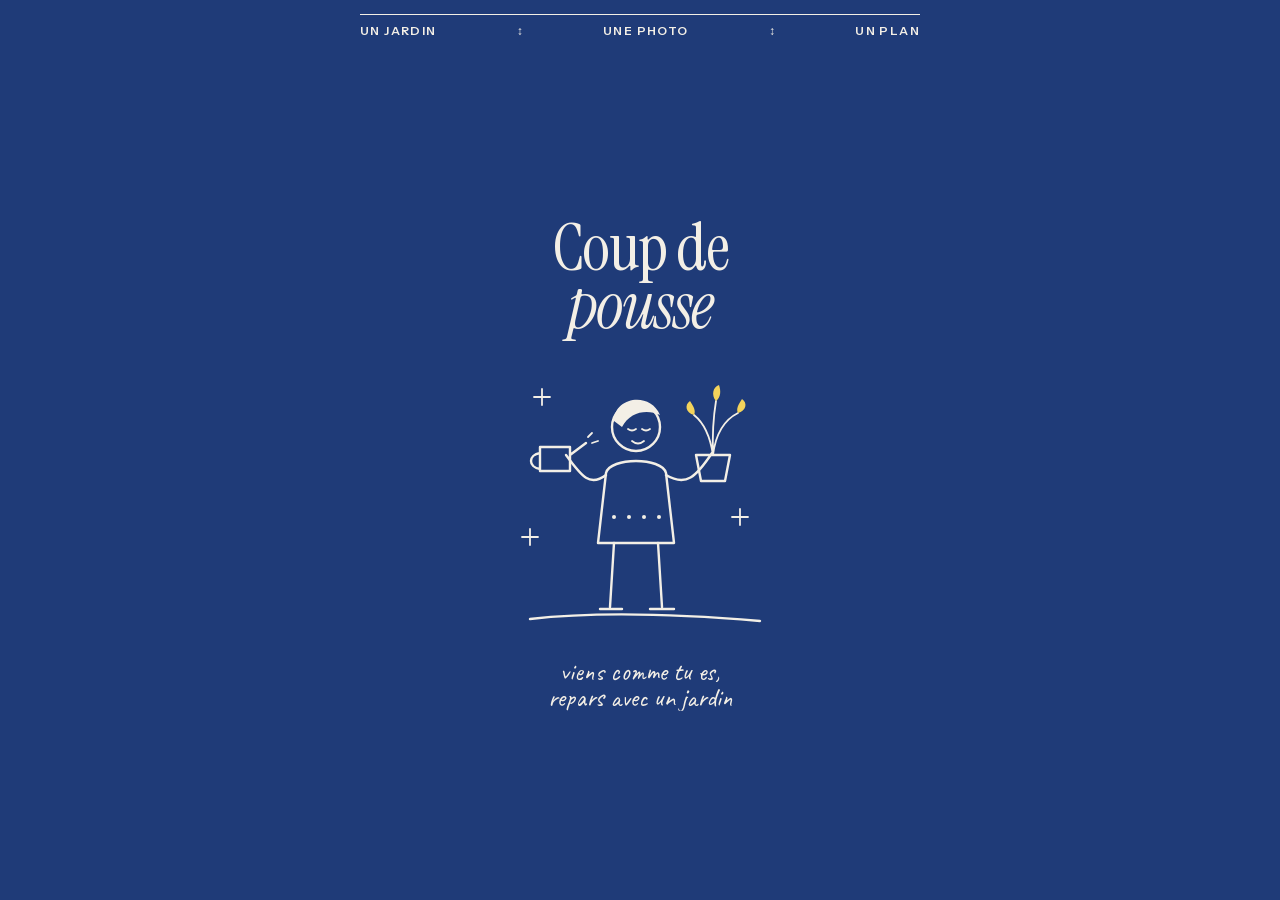
<file: app/index.html>
<!doctype html>
<html lang="fr">
<head>
<meta charset="utf-8">
<meta name="viewport" content="width=device-width, initial-scale=1, viewport-fit=cover">
<title>Coup de pousse</title>
<meta name="description" content="Coup de pousse : prends ton jardin en photo, on te propose des plantes qui s'y plairont, avec un budget.">
<meta name="theme-color" content="#F3EFE6">
<meta name="color-scheme" content="light">
<link rel="manifest" href="/app/manifest.webmanifest">
<link rel="icon" href="/app/icons/icon-192.png" type="image/png">
<link rel="apple-touch-icon" href="/app/icons/apple-touch-icon.png">
<meta name="apple-mobile-web-app-capable" content="yes">
<meta name="apple-mobile-web-app-status-bar-style" content="default">
<meta name="apple-mobile-web-app-title" content="Coup de pousse">
<link rel="stylesheet" href="/app/fonts/fonts.css">
<link rel="stylesheet" href="/app/atelier.css">
<link rel="stylesheet" href="/app/app.css">
</head>
<body>
<div class="app">

  <!-- 00 · Ouverture -->
  <section class="screen ouverture" id="s-ouverture" hidden aria-label="Coup de pousse">
    <div class="rule"><span>Un jardin</span><i>↕</i><span>Une photo</span><i>↕</i><span>Un plan</span></div>
    <h1 class="display">Coup de<br><em>pousse</em></h1>
    <div class="ill-wrap"><svg class="illu" aria-hidden="true" width="300" height="280" viewBox="0 0 300 280" fill="none" xmlns="http://www.w3.org/2000/svg"><g stroke="#1C1C1A" stroke-width="2" stroke-linecap="round" stroke-linejoin="round"><path d="M40 262 C 110 254, 200 258, 270 264" stroke="#F3EFE6" stroke-width="2.4" stroke-linecap="round" stroke-linejoin="round"/><circle cx="146" cy="70" r="24" stroke="#F3EFE6" stroke-width="2.4" stroke-linecap="round" stroke-linejoin="round"/><path d="M124 64 C 124 40, 160 34, 170 58 C 158 52, 140 54, 132 70" fill="#F3EFE6" stroke="#F3EFE6" stroke-width="2.4" stroke-linecap="round" stroke-linejoin="round"/><path d="M138 72 q 4 3 8 0 M152 72 q 4 3 8 0 M142 84 q 6 5 12 0" stroke="#F3EFE6" stroke-width="1.8" stroke-linecap="round" stroke-linejoin="round"/><path d="M116 116 C 120 100, 172 100, 176 116 L 184 186 L 108 186 Z" stroke="#F3EFE6" stroke-width="2.4" stroke-linecap="round" stroke-linejoin="round"/><circle cx="124" cy="160" r="2" fill="#F3EFE6" stroke="none"/><circle cx="139" cy="160" r="2" fill="#F3EFE6" stroke="none"/><circle cx="154" cy="160" r="2" fill="#F3EFE6" stroke="none"/><circle cx="169" cy="160" r="2" fill="#F3EFE6" stroke="none"/><path d="M124 186 L 120 250 M168 186 L 172 250 M110 252 h22 M160 252 h24" stroke="#F3EFE6" stroke-width="2.4" stroke-linecap="round" stroke-linejoin="round"/><path d="M116 118 C 100 130, 92 120, 76 98 M176 118 C 196 130, 206 120, 222 96" stroke="#F3EFE6" stroke-width="2.4" stroke-linecap="round" stroke-linejoin="round"/><path d="M206 98 h34 l-5 26 h-24 z" stroke="#F3EFE6" stroke-width="2.4" stroke-linecap="round" stroke-linejoin="round"/><path d="M223 98 C 220 78, 214 66, 204 58 M223 98 C 226 74, 236 62, 248 56 M223 98 C 222 70, 224 56, 226 44" stroke="#F3EFE6" stroke-width="1.8" stroke-linecap="round" stroke-linejoin="round"/><path d="M204 58 c -8 -2 -10 -10 -4 -14 c 4 6 6 10 4 14 M248 56 c 8 -2 10 -10 4 -14 c -4 6 -6 10 -4 14 M226 44 c -5 -6 -3 -14 3 -16 c 2 6 2 12 -3 16" fill="#F3D35B" stroke="#F3EFE6" stroke-width="1.8" stroke-linecap="round" stroke-linejoin="round"/><path d="M50 90 h30 v24 h-30 z M50 96 c -12 2 -12 14 0 16 M80 98 L 96 86" stroke="#F3EFE6" stroke-width="2.4" stroke-linecap="round" stroke-linejoin="round"/><path d="M98 80 l4 -4 M102 86 l6 -2" stroke="#F3EFE6" stroke-width="1.8" stroke-linecap="round" stroke-linejoin="round"/><path d="M52 32 L52 48 M44 40 L60 40" stroke="#F3EFE6" stroke-width="1.8" stroke-linecap="round" stroke-linejoin="round"/><path d="M250 152 L250 168 M242 160 L258 160" stroke="#F3EFE6" stroke-width="1.8" stroke-linecap="round" stroke-linejoin="round"/><path d="M40 172 L40 188 M32 180 L48 180" stroke="#F3EFE6" stroke-width="1.8" stroke-linecap="round" stroke-linejoin="round"/></g></svg></div>
    <p class="hand">viens comme tu es,<br>repars avec un jardin</p>
  </section>


  <!-- 01 · Connexion et présentation -->
  <section class="screen login-screen" id="s-login" hidden>
    <div class="topbar"><span class="brand"><svg class="illu" aria-hidden="true" width="16" height="16" viewBox="0 0 16 16" fill="none" xmlns="http://www.w3.org/2000/svg"><g stroke="#1C1C1A" stroke-width="2" stroke-linecap="round" stroke-linejoin="round"><path d="M3 13 C 3 6, 8 2, 14 2 C 14 9, 10 13, 3 13 Z" fill="#D5E3CF" stroke="#1C1C1A" stroke-width="1.4" stroke-linejoin="round"/><path d="M3 13 L 10 6" stroke="#1C1C1A" stroke-width="1.4" stroke-linecap="round"/></g></svg>Coup de <em>pousse</em></span></div>
    <p class="eyebrow" id="login-eyebrow">Bienvenue</p>
    <h1 id="login-title">Ton jardin,<br><em>planté</em> sur mesure.</h1>
    <p class="lede" id="login-lede">Une photo, et on choisit tes plantes.</p>
    <p class="install" id="install" hidden></p>
    <div class="login" id="login">
      <button class="btn secondary" type="button" id="login-google"><svg aria-hidden="true" width="18" height="18" viewBox="0 0 48 48"><path fill="#FFC107" d="M43.6 20.5H42V20H24v8h11.3C33.7 32.7 29.2 36 24 36c-6.6 0-12-5.4-12-12s5.4-12 12-12c3.1 0 5.8 1.2 7.9 3.1l5.7-5.7C34 6.1 29.3 4 24 4 12.9 4 4 12.9 4 24s8.9 20 20 20 20-8.9 20-20c0-1.3-.1-2.4-.4-3.5z"/><path fill="#FF3D00" d="M6.3 14.7l6.6 4.8C14.7 15.1 19 12 24 12c3.1 0 5.8 1.2 7.9 3.1l5.7-5.7C34 6.1 29.3 4 24 4 16.3 4 9.7 8.3 6.3 14.7z"/><path fill="#4CAF50" d="M24 44c5.2 0 9.9-2 13.4-5.2l-6.2-5.2C29.2 35.1 26.7 36 24 36c-5.2 0-9.6-3.3-11.3-8l-6.5 5C9.5 39.6 16.2 44 24 44z"/><path fill="#1976D2" d="M43.6 20.5H42V20H24v8h11.3c-.8 2.2-2.2 4.2-4.1 5.6l6.2 5.2C37 39.2 44 34 44 24c0-1.3-.1-2.4-.4-3.5z"/></svg><span id="login-google-lbl">Créer mon compte avec Google</span></button>
      <button class="btn secondary" type="button" id="login-email-go">Commencer avec mon e-mail</button>
      <form id="login-form" novalidate hidden>
        <div class="field">
          <label for="login-email">E-mail</label>
          <div class="input"><input id="login-email" type="email" autocomplete="email" inputmode="email" autocapitalize="off" spellcheck="false" placeholder="toi@exemple.fr"></div>
        </div>
        <div class="field">
          <label for="login-pass">Mot de passe</label>
          <div class="input"><input id="login-pass" type="password" autocomplete="current-password" placeholder="Ton mot de passe" aria-describedby="login-pass-row"><button class="show" type="button" id="login-show" aria-pressed="false">Afficher</button></div>
        </div>
        <p class="pass-row" id="login-pass-row"><button class="link" type="button" id="login-forgot">Mot de passe oublié ?</button><span id="login-pass-help" hidden>8 caractères minimum</span></p>
        <p class="err" id="login-err" role="alert" hidden></p>
        <button class="btn primary" type="submit" id="login-submit">Se connecter</button>
        <button class="link back-choices" type="button" id="login-back">Autres options</button>
      </form>
      <p class="switch"><span id="login-switch-q">Pas encore de compte ?</span> <button class="link" type="button" id="login-switch">Créer un compte</button></p>
      <p class="login-legal">En continuant, tu acceptes les <a href="/app/legal.html#cgu" target="_blank" rel="noopener">conditions d’utilisation</a> et la <a href="/app/legal.html#confidentialite" target="_blank" rel="noopener">politique de confidentialité</a>.</p>
    </div>
  </section>

  <!-- 01 · Ton prénom (après la création du compte, avant Ton jardin) -->
  <section class="screen" id="s-prenom" hidden>
    <div class="topbar"><span class="brand"><svg class="illu" aria-hidden="true" width="16" height="16" viewBox="0 0 16 16" fill="none" xmlns="http://www.w3.org/2000/svg"><g stroke="#1C1C1A" stroke-width="2" stroke-linecap="round" stroke-linejoin="round"><path d="M3 13 C 3 6, 8 2, 14 2 C 14 9, 10 13, 3 13 Z" fill="#D5E3CF" stroke="#1C1C1A" stroke-width="1.4" stroke-linejoin="round"/><path d="M3 13 L 10 6" stroke="#1C1C1A" stroke-width="1.4" stroke-linecap="round"/></g></svg>Coup de <em>pousse</em></span><button class="link" type="button" id="prenom-back" hidden>Annuler</button></div>
    <header class="head"><h1>Comment <em>t’appelles</em>-tu ?</h1><p class="lede">Pour t’appeler par ton prénom.</p></header>
    <form class="prenom" id="prenom-form" novalidate>
      <div class="field"><label for="prenom">Ton prénom</label><div class="input"><input id="prenom" type="text" autocomplete="given-name" autocapitalize="words" maxlength="30" placeholder="Par exemple : Camille"></div></div>
      <div class="nav-block"><div class="nav"><button class="btn primary" type="submit" id="prenom-next" disabled>Continuer</button></div>
        <button class="link prenom-skip" type="button" id="prenom-skip">Je préfère ne pas le dire</button></div>
    </form>
  </section>

  <!-- 02 · Choisis ta photo -->
  <section class="screen" id="s-photo" hidden>
    <div class="topbar"><button class="back" type="button" data-go="s-login" id="photo-back"><svg aria-hidden="true" width="18" height="18" viewBox="0 0 18 18" fill="none"><path d="M15 9 H3 M8 4 L3 9 L8 14" stroke="currentColor" stroke-width="1.8" stroke-linecap="round" stroke-linejoin="round"/></svg><span>Accueil</span></button></div>
    <header class="head"><ol class="steps" id="pg-photo" aria-label="Étapes"></ol><h2>Choisis <em>ta photo</em></h2><p class="lede">Le coin à planter, bien de face.</p></header>
    <div id="ph-card"></div>
    <label class="addph" for="ph-input" id="ph-add">
      <input type="file" id="ph-input" accept="image/*">
      <svg class="illu" aria-hidden="true" width="40" height="40" viewBox="0 0 40 40" fill="none" xmlns="http://www.w3.org/2000/svg"><g stroke="#1C1C1A" stroke-width="2" stroke-linecap="round" stroke-linejoin="round"><circle cx="20" cy="20" r="19" fill="#FBF9F3" stroke-width="1.5"/><path d="M20 12 V28 M12 20 H28"/></g></svg><span><b>Prendre ou choisir une photo</b><small>Appareil photo ou galerie</small></span>
    </label>
    <p class="err" id="ph-err" hidden></p>
    <div class="nav-block">
      <p class="privacy"><svg class="illu" aria-hidden="true" width="26" height="26" viewBox="0 0 28 28" fill="none" xmlns="http://www.w3.org/2000/svg"><g stroke="#1C1C1A" stroke-width="2" stroke-linecap="round" stroke-linejoin="round"><rect x="7" y="13" width="14" height="11" rx="2" fill="#F3D35B" stroke-width="1.5"/><path d="M10 13 v-3 a4 4 0 0 1 8 0 v3" stroke-width="1.5"/><circle cx="14" cy="18" r="1.4" fill="#1C1C1A" stroke="none"/></g></svg><span>Ta photo ne sert qu’à l’analyse par Claude, l’IA d’Anthropic. On ne la garde pas.</span></p>
      <div class="nav"><button class="btn secondary" type="button" id="photo-back2">Retour</button><button class="btn primary" type="button" id="to-envies" disabled>Continuer</button></div>
    </div>
  </section>

  <!-- 03 · Tes envies -->
  <section class="screen" id="s-envies" hidden>
    <div class="topbar"><button class="back" type="button" data-go="s-photo"><svg aria-hidden="true" width="18" height="18" viewBox="0 0 18 18" fill="none"><path d="M15 9 H3 M8 4 L3 9 L8 14" stroke="currentColor" stroke-width="1.8" stroke-linecap="round" stroke-linejoin="round"/></svg><span>Ta photo</span></button></div>
    <header class="head"><ol class="steps" id="pg-envies" aria-label="Étapes"></ol><h2>Tes <em>envies</em></h2></header>
    <fieldset><legend>De quoi rêves-tu pour ce coin ?</legend><div class="chips" id="a-obj"></div></fieldset>
    <fieldset><legend>Sa silhouette</legend><div class="choices" id="a-sil"></div></fieldset>
    <fieldset><legend>L’ambiance que tu aimes</legend><div class="chips" id="a-style"></div><p class="warnl style-warn" id="a-style-warn" role="status" hidden></p><p class="hint" id="a-style-hint"></p><div id="a-style-ph"></div></fieldset>
    <fieldset><legend>Tu veux aussi… <span class="opt">(facultatif)</span></legend><div class="chips" id="a-extras"></div></fieldset>
    <p class="err" id="env-err" hidden></p>
    <div class="nav-block">
      <p class="cost" id="env-cost"></p>
      <div class="nav"><button class="btn primary" type="button" id="env-next">Voir mes propositions</button></div>
    </div>
  </section>

  <!-- 03 · Ton jardin -->
  <section class="screen" id="s-garden" hidden>
    <div class="topbar"><button class="back" type="button" data-go="s-envies" id="garden-back"><svg aria-hidden="true" width="18" height="18" viewBox="0 0 18 18" fill="none"><path d="M15 9 H3 M8 4 L3 9 L8 14" stroke="currentColor" stroke-width="1.8" stroke-linecap="round" stroke-linejoin="round"/></svg><span>Tes envies</span></button></div>
    <header class="head"><ol class="steps" id="pg-garden" aria-label="Étapes"></ol><p class="eyebrow" id="step-garden" hidden>Réglages du jardin</p><h2 id="garden-h">Ton <em>jardin</em></h2><p class="lede" id="garden-lede">Quelques questions, une seule fois.</p></header>
    <fieldset id="garden-projet"><legend>Que veux-tu aménager ?</legend><div class="choices" id="a-projet"></div></fieldset>
    <fieldset id="garden-clim"><legend>Ton climat</legend>
      <div class="field">
        <label for="cp">Département</label>
        <div class="input"><input id="cp" type="text" autocomplete="off" maxlength="5" placeholder="31, ou ton code postal" aria-describedby="cp-help cp-why"><span id="cp-help" aria-live="polite"></span></div>
        <p class="hint" id="cp-why">On garde seulement ton département, pour connaître ton climat.</p>
      </div>
      <div class="clim-card" id="clim-card" aria-live="polite" hidden></div>
      <button class="linkish" type="button" id="clim-manual" aria-expanded="false">Choisir moi-même</button>
      <div class="chips" id="a-clim" hidden></div>
    </fieldset>
    <fieldset id="garden-sol"><legend>Ta terre</legend><div class="chips" id="a-sol"></div><details class="sol-test"><summary>Comment savoir ?</summary><p>Petit test : une poignée de terre humide colle (argileuse), file entre les doigts (sableuse), est claire et caillouteuse (calcaire), ou noire et souple (humifère).</p></details></fieldset>
    <fieldset id="garden-balcon" hidden><legend>Ton balcon</legend>
      <p class="q-sub">À quel étage ?</p><div class="chips" id="a-etage"></div>
      <p class="q-sub">Il supporte des pots lourds ?</p><div class="chips" id="a-poids"></div>
      <p class="q-sub">Envie de plantes à manger ?</p><div class="chips" id="a-manger"></div>
      <p class="q-sub">Tu pars souvent l’été ?</p><div class="chips" id="a-absences"></div>
    </fieldset>
    <fieldset><legend>Ton temps pour l’entretien</legend><div class="choices" id="a-arro"></div></fieldset>
    <fieldset><legend>Des enfants ou des animaux ?</legend><p class="hint">Si oui, pas de plantes toxiques.</p><div class="chips" id="a-enfants"></div></fieldset>
    <p class="err" id="gar-err" hidden></p>
    <div class="nav-block">
      <div class="nav"><button class="btn primary" type="button" id="garden-next">Voir mes propositions</button></div>
    </div>
  </section>

  <!-- 04 · Analyse -->
  <section class="screen" id="s-analyse" hidden>
    <div class="topbar"><span class="brand"><svg class="illu" aria-hidden="true" width="16" height="16" viewBox="0 0 16 16" fill="none" xmlns="http://www.w3.org/2000/svg"><g stroke="#1C1C1A" stroke-width="2" stroke-linecap="round" stroke-linejoin="round"><path d="M3 13 C 3 6, 8 2, 14 2 C 14 9, 10 13, 3 13 Z" fill="#D5E3CF" stroke="#1C1C1A" stroke-width="1.4" stroke-linejoin="round"/><path d="M3 13 L 10 6" stroke="#1C1C1A" stroke-width="1.4" stroke-linecap="round"/></g></svg>Coup de <em>pousse</em></span></div>
    <div class="scan" id="an-scan" data-k="0" aria-hidden="true">
      <img id="an-img" alt="" hidden>
      <svg class="scan-svg" viewBox="0 0 320 220" preserveAspectRatio="xMidYMid slice" fill="none" stroke-linecap="round" stroke-linejoin="round">
        <g class="sun"><path d="M47 165 A113 113 0 0 1 273 165" stroke="#FBF9F3" stroke-width="2" stroke-dasharray="2 7"/><g class="sun-dot"><circle cx="160" cy="52" r="13" fill="#F3D35B" stroke="#1C1C1A" stroke-width="2"/><path d="M160 30 V24 M160 80 V74 M138 52 H132 M188 52 H182" stroke="#F3D35B" stroke-width="3"/></g></g>
        <rect class="z-rect" x="44" y="120" width="232" height="74" rx="10" pathLength="1" stroke="#F3D35B" stroke-width="3" fill="#F3D35B" fill-opacity="0"/>
        <g class="z-corners" stroke="#FBF9F3" stroke-width="3"><path d="M44 134 V120 H58"/><path d="M262 120 H276 V134"/><path d="M276 180 V194 H262"/><path d="M58 194 H44 V180"/></g>
        <g class="measure" stroke="#FBF9F3" stroke-width="2.4"><path d="M44 208 H276"/><path d="M44 202 V214 M276 202 V214"/><path d="M54 203 L44 208 L54 213 M266 203 L276 208 L266 213"/></g>
        <g class="sprouts" stroke="#1C1C1A" stroke-width="2" fill="#D5E3CF">
          <path style="--s:0" d="M80 190 V170 M80 178 C72 177 69 171 69 166 C76 166 79 171 80 178 M80 174 C87 172 90 166 90 161 C83 162 81 167 80 174"/>
          <path style="--s:1" d="M130 190 V164 M130 172 C122 171 119 165 119 160 C126 160 129 165 130 172 M130 168 C137 166 140 160 140 155 C133 156 131 161 130 168"/>
          <path style="--s:2" d="M180 190 V172 M180 180 C172 179 169 173 169 168 C176 168 179 173 180 180"/>
          <path style="--s:3" d="M230 190 V166 M230 176 C238 174 241 168 241 163 C234 164 231 169 230 176 M230 170 C222 169 219 163 219 158 C226 158 229 163 230 170"/>
        </g>
      </svg>
      <i class="scan-line"></i>
    </div>
    <div class="loading" role="status" aria-live="polite">
      <h2>On découvre <em>ton jardin</em></h2>
      <p class="sm-t" id="an-wait">Quelques secondes, le temps de souffler.</p>
    </div>
    <ol class="an-steps" id="an-steps"></ol>
  </section>

  <!-- 06 · Un espace -->
  <section class="screen wide" id="s-espace" hidden>
    <div class="topbar"><button class="back" type="button" data-go="s-jardin" id="esp-back"><svg aria-hidden="true" width="18" height="18" viewBox="0 0 18 18" fill="none"><path d="M15 9 H3 M8 4 L3 9 L8 14" stroke="currentColor" stroke-width="1.8" stroke-linecap="round" stroke-linejoin="round"/></svg><span>Ton jardin</span></button><span class="num" id="esp-num"></span></div>
    <span class="demo-flag" id="esp-demo" hidden>Exemple</span>
    <div class="title-row" id="esp-head"><h2 class="esp-title" id="esp-title"></h2><button class="edit-link" type="button" id="esp-rename">Renommer</button></div>
    <form class="rename" id="esp-rename-form" hidden>
      <div class="field"><label for="esp-nom">Nom du coin</label><div class="input"><input id="esp-nom" type="text" maxlength="40" autocomplete="off" aria-describedby="esp-nom-err"></div></div>
      <p class="err" id="esp-nom-err" hidden>Trois mots suffisent, par exemple « Haie du fond ».</p>
      <div class="rename-actions"><button class="btn primary sm" type="submit">Enregistrer</button><button class="link" type="button" id="esp-rename-cancel">Annuler</button></div>
    </form>
    <button class="coin-soins" type="button" id="esp-soins" data-tab-go="s-conseils" hidden></button>
    <section class="ideas" id="esp-ideas" aria-labelledby="ideas-h" hidden>
      <div class="title-row"><h3 id="ideas-h">Tes <em>propositions</em></h3><button class="edit-link" type="button" id="idea-share">Partager</button></div>
      <div class="ideas-row" id="ideas-row"></div>
    </section>
    <div class="apercu" id="esp-apercu"></div>
    <div class="seg" role="tablist" aria-label="Ce coin" id="esp-seg">
      <button role="tab" type="button" id="tab-plantes" aria-controls="pane-plantes" aria-selected="true" data-pane="plantes">Plantes</button>
      <button role="tab" type="button" id="tab-plan" aria-controls="pane-plan" aria-selected="false" tabindex="-1" data-pane="plan">Plan</button>
      <button role="tab" type="button" id="tab-details" aria-controls="pane-details" aria-selected="false" tabindex="-1" data-pane="details">Détails</button>
    </div>
    <div class="pane" role="tabpanel" id="pane-plantes" aria-labelledby="tab-plantes">
      <div id="esp-rule"></div>
      <div id="esp-pots"></div>
      <div class="plants" id="esp-plants" aria-live="polite"></div>
      <div class="budget-sum" id="esp-sum"></div>
    </div>
    <div class="pane" role="tabpanel" id="pane-plan" aria-labelledby="tab-plan" hidden>
      <section class="plan-esp" id="esp-plan" hidden></section>
    </div>
    <div class="pane" role="tabpanel" id="pane-details" aria-labelledby="tab-details" hidden>
      <div class="budget-card" id="esp-budget"></div>
      <h3 class="sec-t">Avant de <em>planter</em></h3>
      <div class="ztags" id="esp-tags"></div>
      <div id="esp-warn"></div>
      <section class="extras" id="esp-extras" hidden></section>
      <div id="esp-glossary"></div>
      <p class="foot">Petit conseil : avant d’acheter, va voir sur place le soleil et la place. Tailles et prix sont estimés.</p>
    </div>
    <div class="crit-bar"><button class="btn primary" type="button" id="crit-toggle" aria-expanded="false" aria-controls="crit-grid">Affiner mes critères</button><button class="btn primary" type="button" id="sel-go" hidden>Valider ces plantes</button></div>
    <div class="crit crit-sheet" id="crit-grid" role="dialog" aria-modal="true" aria-labelledby="crit-h" hidden>
      <div class="crit-head"><h3 id="crit-h">Affiner <em>mes critères</em></h3><button class="btn primary sm" type="button" id="crit-close">Voir le résultat</button></div>
      <p class="hint">Change ce que tu veux, la proposition suit aussitôt.</p>
      <div class="zonesbar" hidden><h2 id="zones-t">Coins</h2><span id="gtotal"></span><div id="zones"></div><div id="znote"></div></div>
      <div class="grid">
        <aside id="crit">
<fieldset>
        <legend>Que souhaites-tu faire ?</legend>
        <div class="chips" id="f-obj"></div>
        <p class="hint" id="obj-hint"></p>
      </fieldset>
      <fieldset>
        <legend>Style de jardin</legend>
        <div class="chips" id="f-style"></div>
        <p class="hint" id="style-hint"></p><div id="style-ph"></div>
      </fieldset>
      <fieldset id="fs-haut">
        <legend>Hauteur à masquer</legend>
        <div class="chips" id="f-haut"></div>
        <legend style="margin-top:10px">Vitesse de pousse de la haie</legend>
        <div class="chips" id="f-vite"></div>
        <p class="hint">À partir de 4 m, l'outil ajoute un arbre à placer dans l'axe de la vue.</p>
      </fieldset>
      <fieldset>
        <legend>Ensoleillement</legend>
        <div class="chips" id="f-expo"></div>
        <p class="hint">Plein soleil : 6 h de soleil ou plus par jour. Mi-ombre : le soleil le matin ou le soir. Ombre : moins de 3 h.</p>
      </fieldset>
      <fieldset>
        <legend>Ta terre</legend>
        <div class="chips" id="f-sol"></div>
        <p class="hint">Argileuse, elle colle aux doigts. Sableuse, elle file entre les doigts. Calcaire, elle est claire et caillouteuse. Humifère, elle est noire et souple.</p>
      </fieldset>
      <fieldset>
        <legend>Humidité du sol en été</legend>
        <div class="chips" id="f-eau"></div>
      </fieldset>
      <fieldset>
        <legend>Arrosage en été</legend>
        <div class="chips" id="f-arro"></div>
        <p class="hint">Même les plantes les plus résistantes demandent un arrosage la première année. En plantant en octobre ou novembre, elles s'installent avec les pluies d'hiver et en ont moins besoin.</p>
      </fieldset>
      <fieldset>
        <legend>Climat</legend>
        <div class="chips" id="f-clim"></div>
        <p class="hint" id="clim-hint"></p>
      </fieldset>
      <fieldset>
        <legend>Types de plantes</legend>
        <div class="chips" id="f-types"></div>
        <p class="hint">Vivace : elle repousse chaque année, sans la replanter. Graminée : une touffe de fines feuilles qui bouge au vent.</p>
      </fieldset>
      <fieldset>
        <legend>Couleurs</legend>
        <div class="chips" id="f-pal"></div>
      </fieldset>
      <fieldset>
        <legend>Profondeur disponible</legend>
        <div class="chips" id="f-prof"></div>
        <p class="hint" id="prof-hint"></p>
      </fieldset>
      <fieldset>
        <legend>Hauteur des plantes</legend>
        <div class="chips" id="f-hmax"></div>
      </fieldset>
      <fieldset>
        <legend>Densité</legend>
        <div class="chips" id="f-dens"></div>
        <p class="hint">Aéré : on voit la terre entre les touffes. Très fourni : le sol est vite couvert.</p>
      </fieldset>
      <fieldset>
        <legend>Longueur</legend>
        <div class="chips" id="f-taille"></div>
      </fieldset>
      <fieldset>
        <legend>Format des plantes</legend>
        <div class="chips" id="f-fmt"></div>
        <p class="hint">Les petits formats coûtent moins cher mais mettent 2 à 3 ans de plus à remplir l'espace.</p>
      </fieldset>
      <div class="actions">
        <button class="primary" id="gen" type="button">Nouvelle combinaison</button>
        <button class="ghost" id="save" type="button">Garder</button>
      </div>
      <p class="hint">Verrouille une plante pour la conserver quand tu relances.</p>
      <section class="saved" aria-labelledby="saved-t">
        <h2 id="saved-t">Combinaisons gardées</h2>
        <ul id="saved"></ul>
      </section>
        </aside>
        <main id="out" aria-hidden="true"></main>
      </div>
      <p class="count" id="count"></p>
    </div>
  </section>

  <!-- 07 à 09 · Ton jardin -->
  <section class="screen tabscreen" id="s-jardin" hidden>
    <header class="home-head" id="j-head">
      <div class="topbar"><span class="brand"><svg class="illu" aria-hidden="true" width="16" height="16" viewBox="0 0 16 16" fill="none" xmlns="http://www.w3.org/2000/svg"><g stroke="#1C1C1A" stroke-width="2" stroke-linecap="round" stroke-linejoin="round"><path d="M3 13 C 3 6, 8 2, 14 2 C 14 9, 10 13, 3 13 Z" fill="#D5E3CF" stroke="#1C1C1A" stroke-width="1.4" stroke-linejoin="round"/><path d="M3 13 L 10 6" stroke="#1C1C1A" stroke-width="1.4" stroke-linecap="round"/></g></svg>Coup de <em>pousse</em></span><button class="top-credits" type="button" id="j-credits" hidden><svg aria-hidden="true" width="18" height="18" viewBox="0 0 16 16" fill="none"><path d="M3 13 C 3 6, 8 2, 14 2 C 14 9, 10 13, 3 13 Z" fill="#D5E3CF" stroke="currentColor" stroke-width="1.4" stroke-linejoin="round"/><path d="M3 13 L 10 6" stroke="currentColor" stroke-width="1.4" stroke-linecap="round"/></svg><span id="j-credits-n"></span><span class="sr"> crédits</span></button></div>
      <span class="demo-flag" id="j-demo" hidden>Exemple</span>
      <p class="eyebrow" id="j-season"></p>
      <div class="home-hello"><h1 id="j-title">Bonjour</h1><span id="j-gardener"></span></div>
      <p class="lede" id="j-lede"></p>
      <button class="home-search" type="button" id="j-search" hidden><svg aria-hidden="true" width="20" height="20" viewBox="0 0 20 20" fill="none"><circle cx="8.5" cy="8.5" r="5.5" stroke="currentColor" stroke-width="1.8"/><path d="m12.7 12.7 4 4" stroke="currentColor" stroke-width="1.8" stroke-linecap="round"/></svg><span>Une plante en tête ?</span><svg class="hs-scan" aria-hidden="true" width="22" height="22" viewBox="0 0 24 24" fill="none"><path d="M4 8V5.5A1.5 1.5 0 0 1 5.5 4H8M16 4h2.5A1.5 1.5 0 0 1 20 5.5V8M20 16v2.5a1.5 1.5 0 0 1-1.5 1.5H16M8 20H5.5A1.5 1.5 0 0 1 4 18.5V16" stroke="currentColor" stroke-width="1.8" stroke-linecap="round"/><path d="M8.5 15.5c0-4 2.5-6.5 7-7 0 4.5-2.5 7-7 7ZM8.5 15.5l4-4" stroke="currentColor" stroke-width="1.6" stroke-linecap="round" stroke-linejoin="round"/></svg></button>
      <div class="home-tip" id="j-tip"></div>
    </header>
    <div id="j-todo"></div>
    <div class="title-row sec-head" id="j-sec"><h3 id="j-sec-t">Tes <em>coins</em></h3><button class="edit-link" type="button" id="edit-toggle">Modifier</button></div>
    <p class="lede" id="j-edit-lede" hidden>Retire ceux dont tu n’as plus besoin.</p>
    <div class="tiles" id="j-spaces"></div>
    <p class="install" id="install2" hidden></p>
  </section>

  <!-- 10 · Tes conseils : ce qu'il y a à faire ce mois-ci, plante par plante (depuis l'accueil) -->
  <section class="screen" id="s-conseils" hidden>
    <div class="topbar"><button class="back" type="button" data-go="s-jardin"><svg aria-hidden="true" width="18" height="18" viewBox="0 0 18 18" fill="none"><path d="M15 9 H3 M8 4 L3 9 L8 14" stroke="currentColor" stroke-width="1.8" stroke-linecap="round" stroke-linejoin="round"/></svg><span>Ton jardin</span></button></div>
    <header class="head"><p class="eyebrow" id="c-mois"></p><h1>Tes <em>conseils</em></h1><p class="lede" id="c-lede">Ce qui fera du bien à tes plantes.</p></header>
    <div class="advice" id="c-list"></div>
  </section>

  <!-- 11 · Mes plantes : à planter (la liste pour la jardinerie), puis dans ton jardin -->
  <section class="screen tabscreen" id="s-plantes" hidden>
    <div class="topbar"><span class="brand"><svg class="illu" aria-hidden="true" width="16" height="16" viewBox="0 0 16 16" fill="none" xmlns="http://www.w3.org/2000/svg"><g stroke="#1C1C1A" stroke-width="2" stroke-linecap="round" stroke-linejoin="round"><path d="M3 13 C 3 6, 8 2, 14 2 C 14 9, 10 13, 3 13 Z" fill="#D5E3CF" stroke="#1C1C1A" stroke-width="1.4" stroke-linejoin="round"/><path d="M3 13 L 10 6" stroke="#1C1C1A" stroke-width="1.4" stroke-linecap="round"/></g></svg>Coup de <em>pousse</em></span></div>
    <header class="head"><h1 id="pl-title">Tes <em>plantes</em></h1><p class="lede" id="pl-lede"></p></header>
    <div id="pl-body"></div>
  </section>

  <!-- 11 bis · Une plante : son suivi et ses soins de l'année -->
  <section class="screen" id="s-plante" hidden>
    <div class="topbar"><button class="back" type="button" data-go="s-plantes"><svg aria-hidden="true" width="18" height="18" viewBox="0 0 18 18" fill="none"><path d="M15 9 H3 M8 4 L3 9 L8 14" stroke="currentColor" stroke-width="1.8" stroke-linecap="round" stroke-linejoin="round"/></svg><span>Tes plantes</span></button></div>
    <div id="pd-body"></div>
  </section>

  <!-- 12 · Mon compte -->
  <section class="screen tabscreen" id="s-compte" hidden>
    <div class="topbar"><span class="brand"><svg class="illu" aria-hidden="true" width="16" height="16" viewBox="0 0 16 16" fill="none" xmlns="http://www.w3.org/2000/svg"><g stroke="#1C1C1A" stroke-width="2" stroke-linecap="round" stroke-linejoin="round"><path d="M3 13 C 3 6, 8 2, 14 2 C 14 9, 10 13, 3 13 Z" fill="#D5E3CF" stroke="#1C1C1A" stroke-width="1.4" stroke-linejoin="round"/><path d="M3 13 L 10 6" stroke="#1C1C1A" stroke-width="1.4" stroke-linecap="round"/></g></svg>Coup de <em>pousse</em></span></div>
    <header class="head"><h1>Ton <em>compte</em></h1></header>
    <div class="acct" id="a-body"></div>
  </section>

  <!-- 17 · Une plante en tête : par son nom ou en photo, elle irait chez toi ? -->
  <section class="screen" id="s-cherche" hidden>
    <div class="topbar"><button class="back" type="button" data-go="s-jardin"><svg aria-hidden="true" width="18" height="18" viewBox="0 0 18 18" fill="none"><path d="M15 9 H3 M8 4 L3 9 L8 14" stroke="currentColor" stroke-width="1.8" stroke-linecap="round" stroke-linejoin="round"/></svg><span>Ton jardin</span></button></div>
    <header class="head"><h1>Une plante <em>en tête</em> ?</h1><p class="lede">On te dit si elle irait chez toi.</p></header>
    <form class="q-form" id="q-form" role="search">
      <label class="sr" for="q-plante">Nom de la plante</label>
      <div class="q-box"><svg aria-hidden="true" width="20" height="20" viewBox="0 0 20 20" fill="none"><circle cx="8.5" cy="8.5" r="5.5" stroke="currentColor" stroke-width="1.8"/><path d="m12.7 12.7 4 4" stroke="currentColor" stroke-width="1.8" stroke-linecap="round"/></svg><input id="q-plante" type="search" autocomplete="off" autocapitalize="off" spellcheck="false" placeholder="Lavande, olivier…" enterkeyhint="search"><button class="btn primary sm" type="submit">Chercher</button></div>
    </form>
    <div class="q-or" aria-hidden="true"><span>ou</span></div>
    <button class="btn secondary q-scan" type="button" id="q-scan"><svg aria-hidden="true" width="20" height="20" viewBox="0 0 24 24" fill="none"><path d="M4 8V5.5A1.5 1.5 0 0 1 5.5 4H8M16 4h2.5A1.5 1.5 0 0 1 20 5.5V8M20 16v2.5a1.5 1.5 0 0 1-1.5 1.5H16M8 20H5.5A1.5 1.5 0 0 1 4 18.5V16" stroke="currentColor" stroke-width="1.8" stroke-linecap="round"/><path d="M8.5 15.5c0-4 2.5-6.5 7-7 0 4.5-2.5 7-7 7ZM8.5 15.5l4-4" stroke="currentColor" stroke-width="1.6" stroke-linecap="round" stroke-linejoin="round"/></svg>Prendre la plante en photo</button>
    <p class="cost" id="q-cost"></p>
    <div class="q-res" id="q-res" aria-live="polite"></div>
  </section>

  <!-- 18 · Tes crédits : solde, à quoi ils servent, packs, historique -->
  <section class="screen" id="s-credits" hidden>
    <div class="topbar"><button class="back" type="button" data-go="s-jardin" id="cr-back"><svg aria-hidden="true" width="18" height="18" viewBox="0 0 18 18" fill="none"><path d="M15 9 H3 M8 4 L3 9 L8 14" stroke="currentColor" stroke-width="1.8" stroke-linecap="round" stroke-linejoin="round"/></svg><span>Ton jardin</span></button></div>
    <header class="head"><h1>Tes <em>crédits</em></h1><p class="lede">Un crédit, c’est une action faite par l’IA.</p></header>
    <div id="cr-body"></div>
  </section>

  <!-- 19 · Paiement d'un pack (mode test : aucun paiement réel) -->
  <section class="screen" id="s-paiement" hidden>
    <div class="topbar"><button class="back" type="button" data-go="s-credits" id="pay-back"><svg aria-hidden="true" width="18" height="18" viewBox="0 0 18 18" fill="none"><path d="M15 9 H3 M8 4 L3 9 L8 14" stroke="currentColor" stroke-width="1.8" stroke-linecap="round" stroke-linejoin="round"/></svg><span>Tes crédits</span></button></div>
    <div id="pay-body"></div>
  </section>

  <!-- 14 · Une plante repérée : photo, confirmation, verdict -->
  <section class="screen" id="s-scan" hidden>
    <div class="topbar"><button class="back" type="button" data-go="s-jardin"><svg aria-hidden="true" width="18" height="18" viewBox="0 0 18 18" fill="none"><path d="M15 9 H3 M8 4 L3 9 L8 14" stroke="currentColor" stroke-width="1.8" stroke-linecap="round" stroke-linejoin="round"/></svg><span>Ton jardin</span></button></div>
    <header class="head"><h2>Une plante <em>repérée</em></h2><p class="lede">Les feuilles et les fleurs, bien nettes.</p></header>
    <div class="viseur" id="scan-view">
      <img id="scan-img" alt="" hidden>
      <svg class="viseur-coins" aria-hidden="true" viewBox="0 0 342 400" preserveAspectRatio="none" fill="none"><g stroke="#F3EFE6" stroke-width="3" stroke-linecap="round" stroke-linejoin="round"><path d="M56 100 V72 H84"/><path d="M258 72 H286 V100"/><path d="M56 292 V320 H84"/><path d="M286 292 V320 H258"/></g></svg>
      <span class="viseur-trait" aria-hidden="true"></span>
      <p class="viseur-hint" id="scan-hint" aria-live="polite">Une seule plante à la fois</p>
    </div>
    <p class="err" id="scan-err" hidden></p>
    <p class="cost" id="scan-cost"></p>
    <div class="scan-actions" id="scan-actions">
      <label class="btn primary" for="scan-cam"><input type="file" id="scan-cam" accept="image/*" capture="environment">Prendre la photo</label>
      <label class="link" for="scan-file"><input type="file" id="scan-file" accept="image/*">Choisir dans mes photos</label>
    </div>
  </section>

  <section class="screen" id="s-scan-id" hidden>
    <div class="topbar"><button class="back" type="button" data-go="s-scan"><svg aria-hidden="true" width="18" height="18" viewBox="0 0 18 18" fill="none"><path d="M15 9 H3 M8 4 L3 9 L8 14" stroke="currentColor" stroke-width="1.8" stroke-linecap="round" stroke-linejoin="round"/></svg><span>Ta photo</span></button></div>
    <header class="head"><p class="eyebrow">On pense à</p><h2 id="sid-title"></h2><i class="latin" id="sid-latin"></i><p class="lede">C’est bien elle ?</p></header>
    <figure class="scan-photo"><img id="sid-img" alt=""></figure>
    <button class="btn primary" type="button" id="sid-yes">Oui, c’est elle</button>
    <section class="scan-sec" id="sid-alt-sec"><h3>Ou peut-être</h3><div class="sid-alt" id="sid-alt"></div></section>
    <button class="link center" type="button" id="sid-retry">Reprendre la photo</button>
  </section>

  <section class="screen" id="s-scan-res" hidden>
    <div class="topbar"><button class="back" type="button" data-go="s-jardin" id="res-back"><svg aria-hidden="true" width="18" height="18" viewBox="0 0 18 18" fill="none"><path d="M15 9 H3 M8 4 L3 9 L8 14" stroke="currentColor" stroke-width="1.8" stroke-linecap="round" stroke-linejoin="round"/></svg><span>Ton jardin</span></button></div>
    <figure class="scan-photo"><img id="res-img" alt=""></figure>
    <header class="head"><h2 id="res-title"></h2><i class="latin" id="res-latin"></i></header>
    <div class="verdict" id="res-verdict"></div>
    <div id="res-body"></div>
    <div class="scan-actions" id="res-actions"></div>
    <section class="scan-sec" id="res-pick" hidden><h3>Dans quel coin ?</h3><div class="sid-alt" id="res-coins"></div></section>
  </section>

  <!-- 13 · Les sources -->
  <section class="screen" id="s-sources" hidden>
    <div class="topbar"><button class="back" type="button" data-go="s-compte"><svg aria-hidden="true" width="18" height="18" viewBox="0 0 18 18" fill="none"><path d="M15 9 H3 M8 4 L3 9 L8 14" stroke="currentColor" stroke-width="1.8" stroke-linecap="round" stroke-linejoin="round"/></svg><span>Ton compte</span></button></div>
    <header class="head"><h1>Les <em>sources</em></h1><p class="lede">Merci aux photographes qui partagent.</p></header>
    <div class="sources" id="src-body"></div>
  </section>

  <nav class="tabbar" id="tabbar" aria-label="Menu" hidden>
    <button type="button" data-tab="s-jardin"><svg aria-hidden="true" width="24" height="24" viewBox="0 0 24 24" fill="none"><path d="M4 20C4 11 10 5 20 4c0 10-6 16-16 16Z" stroke="currentColor" stroke-width="1.8" stroke-linejoin="round"/><path d="M4 20 13 11" stroke="currentColor" stroke-width="1.8" stroke-linecap="round"/></svg><span>Mon jardin</span></button>
    <button type="button" data-tab="s-plantes"><svg aria-hidden="true" width="24" height="24" viewBox="0 0 24 24" fill="none"><path d="M6 13h12l-1.6 7H7.6L6 13Z" stroke="currentColor" stroke-width="1.8" stroke-linejoin="round"/><path d="M12 13V8.5M12 9c-.2-2.6-1.8-4.3-4.6-4.5.1 2.7 1.8 4.3 4.6 4.5ZM12 10.5c.3-2.4 1.9-3.9 4.4-4-.1 2.5-1.8 3.9-4.4 4Z" stroke="currentColor" stroke-width="1.6" stroke-linecap="round" stroke-linejoin="round"/></svg><span>Mes plantes</span></button>
    <button type="button" data-tab="s-compte"><svg aria-hidden="true" width="24" height="24" viewBox="0 0 24 24" fill="none"><circle cx="12" cy="8.5" r="4" stroke="currentColor" stroke-width="1.8"/><path d="M4.5 20c1.2-3.6 4-5.5 7.5-5.5s6.3 1.9 7.5 5.5" stroke="currentColor" stroke-width="1.8" stroke-linecap="round"/></svg><span>Mon compte</span></button>
  </nav>

  <div class="toast" id="toast" role="status" aria-live="polite" hidden><svg aria-hidden="true" width="20" height="20" viewBox="0 0 19.3333 19.3333" fill="none" xmlns="http://www.w3.org/2000/svg"><path d="M9.66667 18.5556C14.5759 18.5556 18.5556 14.5759 18.5556 9.66667C18.5556 4.75747 14.5759 0.777778 9.66667 0.777778C4.75747 0.777778 0.777778 4.75747 0.777778 9.66667C0.777778 14.5759 4.75747 18.5556 9.66667 18.5556Z" fill="#D5E3CF" stroke-width="1.55556" stroke-linecap="round" stroke-linejoin="round" stroke="#1C1C1A"/><path d="M5.77778 9.88889L8.55556 12.5556L13.6667 7" stroke-width="1.77778" stroke-linecap="round" stroke-linejoin="round" stroke="#1C1C1A"/></svg><span id="toast-msg"></span><button type="button" id="toast-undo">Annuler</button></div>

  <div class="sheet-wrap" id="sheet" hidden>
    <div class="scrim" data-close></div>
    <div class="sheet" role="dialog" aria-modal="true" aria-labelledby="sheet-t">
      <h2 id="sheet-t"></h2>
      <p id="sheet-p">Ses plantes et son budget partent avec lui. Tu pourras annuler juste après.</p>
      <div class="sheet-actions">
        <button class="btn ink" type="button" id="sheet-ok">Retirer ce coin</button>
        <button class="btn secondary" type="button" data-close>Annuler</button>
      </div>
    </div>
  </div>
</div>
<script>window.ILLU = { minis: ['<svg class="mini" aria-hidden="true" width="96" height="96" viewBox="0 0 64 64" fill="none" xmlns="http://www.w3.org/2000/svg"><g stroke="#1C1C1A" stroke-width="2" stroke-linecap="round" stroke-linejoin="round"><rect width="64" height="64" fill="#EAF0E4" stroke="none"/><rect x="0" y="18" width="64" height="26" fill="#EFE6CF" stroke="none"/><path d="M0 18 L0 44" stroke="#1C1C1A" stroke-width="1" stroke-linecap="round"/><path d="M5 20 L5 44" stroke="#1C1C1A" stroke-width="1" stroke-linecap="round"/><path d="M10 18 L10 44" stroke="#1C1C1A" stroke-width="1" stroke-linecap="round"/><path d="M15 20 L15 44" stroke="#1C1C1A" stroke-width="1" stroke-linecap="round"/><path d="M20 18 L20 44" stroke="#1C1C1A" stroke-width="1" stroke-linecap="round"/><path d="M25 20 L25 44" stroke="#1C1C1A" stroke-width="1" stroke-linecap="round"/><path d="M30 18 L30 44" stroke="#1C1C1A" stroke-width="1" stroke-linecap="round"/><path d="M35 20 L35 44" stroke="#1C1C1A" stroke-width="1" stroke-linecap="round"/><path d="M40 18 L40 44" stroke="#1C1C1A" stroke-width="1" stroke-linecap="round"/><path d="M45 20 L45 44" stroke="#1C1C1A" stroke-width="1" stroke-linecap="round"/><path d="M50 18 L50 44" stroke="#1C1C1A" stroke-width="1" stroke-linecap="round"/><path d="M55 20 L55 44" stroke="#1C1C1A" stroke-width="1" stroke-linecap="round"/><path d="M60 18 L60 44" stroke="#1C1C1A" stroke-width="1" stroke-linecap="round"/><path d="M-2 28 L66 28 M-2 30 L66 30" stroke="#1C1C1A" stroke-width="1.2"/><path d="M32 50 C 29 36.4, 36 26.2, 32 16" stroke="#1C1C1A" stroke-width="5" stroke-linecap="round"/><path d="M29 40 l6 -3" stroke-width="1.5"/><path d="M29 38 l6 -3" stroke-width="1.5"/><path d="M29 35 l6 -3" stroke-width="1.5"/><path d="M29 33 l6 -3" stroke-width="1.5"/><path d="M29 31 l6 -3" stroke-width="1.5"/><path d="M29 28 l6 -3" stroke-width="1.5"/><path d="M32 16 Q 6 -2.8, -14 32" stroke="#1C1C1A" stroke-width="2" stroke-linecap="round"/><path d="M14 15 l-4 8 M2 21 l-4 8" stroke-width="1.5"/><path d="M32 16 Q 58 -2.8, 78 32" stroke="#1C1C1A" stroke-width="2" stroke-linecap="round"/><path d="M50 15 l4 8 M62 21 l4 8" stroke-width="1.5"/><path d="M32 16 Q 18 0.8, -2 50" stroke="#1C1C1A" stroke-width="2" stroke-linecap="round"/><path d="M18 20 l-3 8 M10 31 l-3 8" stroke-width="1.5"/><path d="M32 16 Q 46 0.8, 66 50" stroke="#1C1C1A" stroke-width="2" stroke-linecap="round"/><path d="M46 20 l3 8 M54 31 l3 8" stroke-width="1.5"/><path d="M32 16 Q 16 -12, 22 -14" stroke="#1C1C1A" stroke-width="2" stroke-linecap="round"/><path d="M28 1 l-1 8 M26 -4 l-1 8" stroke-width="1.5"/><path d="M32 16 Q 50 -11.6, 44 -12" stroke="#1C1C1A" stroke-width="2" stroke-linecap="round"/><path d="M37 2 l1 8 M40 -3 l1 8" stroke-width="1.5"/><path d="M32 16 Q 2 -7.2, -18 10" stroke="#1C1C1A" stroke-width="2" stroke-linecap="round"/><path d="M12 8 l-4 8 M-0 9 l-4 8" stroke-width="1.5"/><path d="M32 16 Q 62 -6.8, 84 12" stroke="#1C1C1A" stroke-width="2" stroke-linecap="round"/><path d="M53 9 l4 8 M66 10 l4 8" stroke-width="1.5"/></g></svg>', '<svg class="mini" aria-hidden="true" width="96" height="96" viewBox="0 0 64 64" fill="none" xmlns="http://www.w3.org/2000/svg"><g stroke="#1C1C1A" stroke-width="2" stroke-linecap="round" stroke-linejoin="round"><rect width="64" height="64" fill="#EAF0E4" stroke="none"/><rect x="0" y="14" width="64" height="26" fill="#EFE6CF" stroke="none"/><path d="M0 14 L0 40" stroke="#1C1C1A" stroke-width="1" stroke-linecap="round"/><path d="M5 16 L5 40" stroke="#1C1C1A" stroke-width="1" stroke-linecap="round"/><path d="M10 14 L10 40" stroke="#1C1C1A" stroke-width="1" stroke-linecap="round"/><path d="M15 16 L15 40" stroke="#1C1C1A" stroke-width="1" stroke-linecap="round"/><path d="M20 14 L20 40" stroke="#1C1C1A" stroke-width="1" stroke-linecap="round"/><path d="M25 16 L25 40" stroke="#1C1C1A" stroke-width="1" stroke-linecap="round"/><path d="M30 14 L30 40" stroke="#1C1C1A" stroke-width="1" stroke-linecap="round"/><path d="M35 16 L35 40" stroke="#1C1C1A" stroke-width="1" stroke-linecap="round"/><path d="M40 14 L40 40" stroke="#1C1C1A" stroke-width="1" stroke-linecap="round"/><path d="M45 16 L45 40" stroke="#1C1C1A" stroke-width="1" stroke-linecap="round"/><path d="M50 14 L50 40" stroke="#1C1C1A" stroke-width="1" stroke-linecap="round"/><path d="M55 16 L55 40" stroke="#1C1C1A" stroke-width="1" stroke-linecap="round"/><path d="M60 14 L60 40" stroke="#1C1C1A" stroke-width="1" stroke-linecap="round"/><path d="M-2 24 L66 24 M-2 26 L66 26" stroke="#1C1C1A" stroke-width="1.2"/><path d="M0 40 H64 V64 H0 Z" fill="#F1E8D6" stroke="none"/><path d="M0 40 H64 M0 48 H64" stroke-width="1.5"/><path d="M14 40 L14 22" stroke-width="1.5"/><ellipse cx="10.5" cy="22" rx="3.2" ry="4.2" fill="#BFD0EE" stroke-width="1.5"/><ellipse cx="17.5" cy="25" rx="3.2" ry="4.2" fill="#BFD0EE" stroke-width="1.5"/><ellipse cx="10.5" cy="29" rx="3.2" ry="4.2" fill="#BFD0EE" stroke-width="1.5"/><ellipse cx="17.5" cy="32" rx="3.2" ry="4.2" fill="#BFD0EE" stroke-width="1.5"/><ellipse cx="10.5" cy="36" rx="3.2" ry="4.2" fill="#BFD0EE" stroke-width="1.5"/><ellipse cx="17.5" cy="39" rx="3.2" ry="4.2" fill="#BFD0EE" stroke-width="1.5"/><ellipse cx="10.5" cy="43" rx="3.2" ry="4.2" fill="#BFD0EE" stroke-width="1.5"/><ellipse cx="17.5" cy="46" rx="3.2" ry="4.2" fill="#BFD0EE" stroke-width="1.5"/><ellipse cx="10.5" cy="50" rx="3.2" ry="4.2" fill="#BFD0EE" stroke-width="1.5"/><ellipse cx="17.5" cy="53" rx="3.2" ry="4.2" fill="#BFD0EE" stroke-width="1.5"/><path d="M24 40 L24 26" stroke-width="1.5"/><ellipse cx="20.5" cy="26" rx="3.2" ry="4.2" fill="#BFD0EE" stroke-width="1.5"/><ellipse cx="27.5" cy="29" rx="3.2" ry="4.2" fill="#BFD0EE" stroke-width="1.5"/><ellipse cx="20.5" cy="33" rx="3.2" ry="4.2" fill="#BFD0EE" stroke-width="1.5"/><ellipse cx="27.5" cy="36" rx="3.2" ry="4.2" fill="#BFD0EE" stroke-width="1.5"/><ellipse cx="20.5" cy="40" rx="3.2" ry="4.2" fill="#BFD0EE" stroke-width="1.5"/><ellipse cx="27.5" cy="43" rx="3.2" ry="4.2" fill="#BFD0EE" stroke-width="1.5"/><ellipse cx="20.5" cy="47" rx="3.2" ry="4.2" fill="#BFD0EE" stroke-width="1.5"/><ellipse cx="27.5" cy="50" rx="3.2" ry="4.2" fill="#BFD0EE" stroke-width="1.5"/><ellipse cx="20.5" cy="54" rx="3.2" ry="4.2" fill="#BFD0EE" stroke-width="1.5"/><ellipse cx="27.5" cy="57" rx="3.2" ry="4.2" fill="#BFD0EE" stroke-width="1.5"/></g></svg>', '<svg class="mini" aria-hidden="true" width="96" height="96" viewBox="0 0 64 64" fill="none" xmlns="http://www.w3.org/2000/svg"><g stroke="#1C1C1A" stroke-width="2" stroke-linecap="round" stroke-linejoin="round"><rect width="64" height="64" fill="#EAF0E4" stroke="none"/><rect x="0" y="6" width="64" height="40" fill="#F7F3EA" stroke="none"/><path d="M0 46 H64" /><rect x="36" y="14" width="16" height="20" stroke-width="1.5"/><path d="M44 14 v20 M36 24 h16" stroke-width="1.5"/><path d="M12 30 h6 v4 M18 32 v4" stroke-width="1.5"/><path d="M10 50 C 2 42.8, 16 38, 19.6 38.8 C 20.8 33.2, 30.4 34, 29.2 40.1 C 35.2 40.4, 36.9 48.4, 34 50 Z" fill="#D5E3CF" stroke="none"/><path d="M8 52 C 0 44.8, 14 40, 17.6 40.8 C 18.8 35.2, 28.4 36, 27.2 42.1 C 33.2 42.4, 34.9 50.4, 32 52 Z" /><path d="M16.4 46.4 q 6 -6 12 -2 M22.4 42.4 q 6 -5 11 0" stroke-width="1.5"/></g></svg>', '<svg class="mini" aria-hidden="true" width="96" height="96" viewBox="0 0 64 64" fill="none" xmlns="http://www.w3.org/2000/svg"><g stroke="#1C1C1A" stroke-width="2" stroke-linecap="round" stroke-linejoin="round"><rect width="64" height="64" fill="#EAF0E4" stroke="none"/><rect x="20" y="4" width="44" height="28" fill="#F7F3EA" stroke-width="1.5"/><path d="M22 24 H64 M26 24 v8 M32 24 v8 M38 24 v8 M44 24 v8 M50 24 v8 M56 24 v8" stroke-width="1.5"/><path d="M14 58 v-16" /><path d="M3 42 C -5 31.2, 9.5 24, 13.4 25.2 C 14.7 16.8, 25.1 18, 23.8 27.1 C 30.3 27.6, 32.1 39.6, 29 42 Z" fill="#D5E3CF" stroke="none"/><path d="M1 44 C -7 33.2, 7.5 26, 11.4 27.2 C 12.7 18.8, 23.1 20, 21.8 29.1 C 28.3 29.6, 30.1 41.6, 27 44 Z" /><path d="M10.1 35.6 q 6 -6 12 -2 M16.6 29.6 q 6 -5 11 0" stroke-width="1.5"/><circle cx="8" cy="34" r="2" fill="#F5CDB0" stroke-width="1.5"/><circle cx="20" cy="30" r="2" fill="#F5CDB0" stroke-width="1.5"/></g></svg>'], avant: '<svg class="scene" aria-hidden="true" width="342" height="210" viewBox="0 0 342 210" fill="none" xmlns="http://www.w3.org/2000/svg"><g stroke="#1C1C1A" stroke-width="2" stroke-linecap="round" stroke-linejoin="round"><rect width="342" height="210" fill="#EDEBE4" stroke="none"/><path d="M0 0 H342 V96 H0 Z" fill="#F7F3EA" stroke="none"/><rect x="0" y="70" width="342" height="80" fill="#EFE6CF" stroke="none"/><path d="M0 70 L0 150" stroke="#1C1C1A" stroke-width="1" stroke-linecap="round"/><path d="M7 72 L7 150" stroke="#1C1C1A" stroke-width="1" stroke-linecap="round"/><path d="M14 70 L14 150" stroke="#1C1C1A" stroke-width="1" stroke-linecap="round"/><path d="M21 72 L21 150" stroke="#1C1C1A" stroke-width="1" stroke-linecap="round"/><path d="M28 70 L28 150" stroke="#1C1C1A" stroke-width="1" stroke-linecap="round"/><path d="M35 72 L35 150" stroke="#1C1C1A" stroke-width="1" stroke-linecap="round"/><path d="M42 70 L42 150" stroke="#1C1C1A" stroke-width="1" stroke-linecap="round"/><path d="M49 72 L49 150" stroke="#1C1C1A" stroke-width="1" stroke-linecap="round"/><path d="M56 70 L56 150" stroke="#1C1C1A" stroke-width="1" stroke-linecap="round"/><path d="M63 72 L63 150" stroke="#1C1C1A" stroke-width="1" stroke-linecap="round"/><path d="M70 70 L70 150" stroke="#1C1C1A" stroke-width="1" stroke-linecap="round"/><path d="M77 72 L77 150" stroke="#1C1C1A" stroke-width="1" stroke-linecap="round"/><path d="M84 70 L84 150" stroke="#1C1C1A" stroke-width="1" stroke-linecap="round"/><path d="M91 72 L91 150" stroke="#1C1C1A" stroke-width="1" stroke-linecap="round"/><path d="M98 70 L98 150" stroke="#1C1C1A" stroke-width="1" stroke-linecap="round"/><path d="M105 72 L105 150" stroke="#1C1C1A" stroke-width="1" stroke-linecap="round"/><path d="M112 70 L112 150" stroke="#1C1C1A" stroke-width="1" stroke-linecap="round"/><path d="M119 72 L119 150" stroke="#1C1C1A" stroke-width="1" stroke-linecap="round"/><path d="M126 70 L126 150" stroke="#1C1C1A" stroke-width="1" stroke-linecap="round"/><path d="M133 72 L133 150" stroke="#1C1C1A" stroke-width="1" stroke-linecap="round"/><path d="M140 70 L140 150" stroke="#1C1C1A" stroke-width="1" stroke-linecap="round"/><path d="M147 72 L147 150" stroke="#1C1C1A" stroke-width="1" stroke-linecap="round"/><path d="M154 70 L154 150" stroke="#1C1C1A" stroke-width="1" stroke-linecap="round"/><path d="M161 72 L161 150" stroke="#1C1C1A" stroke-width="1" stroke-linecap="round"/><path d="M168 70 L168 150" stroke="#1C1C1A" stroke-width="1" stroke-linecap="round"/><path d="M175 72 L175 150" stroke="#1C1C1A" stroke-width="1" stroke-linecap="round"/><path d="M182 70 L182 150" stroke="#1C1C1A" stroke-width="1" stroke-linecap="round"/><path d="M189 72 L189 150" stroke="#1C1C1A" stroke-width="1" stroke-linecap="round"/><path d="M196 70 L196 150" stroke="#1C1C1A" stroke-width="1" stroke-linecap="round"/><path d="M203 72 L203 150" stroke="#1C1C1A" stroke-width="1" stroke-linecap="round"/><path d="M210 70 L210 150" stroke="#1C1C1A" stroke-width="1" stroke-linecap="round"/><path d="M217 72 L217 150" stroke="#1C1C1A" stroke-width="1" stroke-linecap="round"/><path d="M224 70 L224 150" stroke="#1C1C1A" stroke-width="1" stroke-linecap="round"/><path d="M231 72 L231 150" stroke="#1C1C1A" stroke-width="1" stroke-linecap="round"/><path d="M238 70 L238 150" stroke="#1C1C1A" stroke-width="1" stroke-linecap="round"/><path d="M245 72 L245 150" stroke="#1C1C1A" stroke-width="1" stroke-linecap="round"/><path d="M252 70 L252 150" stroke="#1C1C1A" stroke-width="1" stroke-linecap="round"/><path d="M259 72 L259 150" stroke="#1C1C1A" stroke-width="1" stroke-linecap="round"/><path d="M266 70 L266 150" stroke="#1C1C1A" stroke-width="1" stroke-linecap="round"/><path d="M273 72 L273 150" stroke="#1C1C1A" stroke-width="1" stroke-linecap="round"/><path d="M280 70 L280 150" stroke="#1C1C1A" stroke-width="1" stroke-linecap="round"/><path d="M287 72 L287 150" stroke="#1C1C1A" stroke-width="1" stroke-linecap="round"/><path d="M294 70 L294 150" stroke="#1C1C1A" stroke-width="1" stroke-linecap="round"/><path d="M301 72 L301 150" stroke="#1C1C1A" stroke-width="1" stroke-linecap="round"/><path d="M308 70 L308 150" stroke="#1C1C1A" stroke-width="1" stroke-linecap="round"/><path d="M315 72 L315 150" stroke="#1C1C1A" stroke-width="1" stroke-linecap="round"/><path d="M322 70 L322 150" stroke="#1C1C1A" stroke-width="1" stroke-linecap="round"/><path d="M329 72 L329 150" stroke="#1C1C1A" stroke-width="1" stroke-linecap="round"/><path d="M336 70 L336 150" stroke="#1C1C1A" stroke-width="1" stroke-linecap="round"/><path d="M-2 80 L344 80 M-2 136 L344 136" stroke="#1C1C1A" stroke-width="1.2"/><path d="M0 150 C 80 146, 260 154, 342 148 V210 H0 Z" fill="#D5E3CF"/><path d="M0 150 C 80 146, 260 154, 342 148" /><path d="M176 156 C 173 108, 180 72, 176 36" stroke="#1C1C1A" stroke-width="5" stroke-linecap="round"/><path d="M173 146 l6 -3" stroke-width="1.5"/><path d="M173 129 l6 -3" stroke-width="1.5"/><path d="M173 113 l6 -3" stroke-width="1.5"/><path d="M173 96 l6 -3" stroke-width="1.5"/><path d="M173 79 l6 -3" stroke-width="1.5"/><path d="M173 63 l6 -3" stroke-width="1.5"/><path d="M176 36 Q 150 17.2, 130 52" stroke="#1C1C1A" stroke-width="2" stroke-linecap="round"/><path d="M158 35 l-4 8 M146 41 l-4 8" stroke-width="1.5"/><path d="M176 36 Q 202 17.2, 222 52" stroke="#1C1C1A" stroke-width="2" stroke-linecap="round"/><path d="M194 35 l4 8 M206 41 l4 8" stroke-width="1.5"/><path d="M176 36 Q 162 20.8, 142 70" stroke="#1C1C1A" stroke-width="2" stroke-linecap="round"/><path d="M162 40 l-3 8 M154 51 l-3 8" stroke-width="1.5"/><path d="M176 36 Q 190 20.8, 210 70" stroke="#1C1C1A" stroke-width="2" stroke-linecap="round"/><path d="M190 40 l3 8 M198 51 l3 8" stroke-width="1.5"/><path d="M176 36 Q 160 8, 166 6" stroke="#1C1C1A" stroke-width="2" stroke-linecap="round"/><path d="M172 21 l-1 8 M170 16 l-1 8" stroke-width="1.5"/><path d="M176 36 Q 194 8.4, 188 8" stroke="#1C1C1A" stroke-width="2" stroke-linecap="round"/><path d="M181 22 l1 8 M184 17 l1 8" stroke-width="1.5"/><path d="M176 36 Q 146 12.8, 126 30" stroke="#1C1C1A" stroke-width="2" stroke-linecap="round"/><path d="M156 28 l-4 8 M144 29 l-4 8" stroke-width="1.5"/><path d="M176 36 Q 206 13.2, 228 32" stroke="#1C1C1A" stroke-width="2" stroke-linecap="round"/><path d="M197 29 l4 8 M210 30 l4 8" stroke-width="1.5"/><path d="M30 176 l3 -7 l3 7 M70 192 l3 -6 l3 6" stroke-width="1.5"/><path d="M90 176 l3 -7 l3 7 M130 192 l3 -6 l3 6" stroke-width="1.5"/><path d="M250 176 l3 -7 l3 7 M290 192 l3 -6 l3 6" stroke-width="1.5"/><path d="M310 176 l3 -7 l3 7 M350 192 l3 -6 l3 6" stroke-width="1.5"/></g></svg>', apres: '<svg class="scene" aria-hidden="true" width="342" height="210" viewBox="0 0 342 210" fill="none" xmlns="http://www.w3.org/2000/svg"><g stroke="#1C1C1A" stroke-width="2" stroke-linecap="round" stroke-linejoin="round"><rect width="342" height="210" fill="#EAF0E4" stroke="none"/><path d="M0 0 H342 V96 H0 Z" fill="#F7F3EA" stroke="none"/><rect x="0" y="70" width="342" height="80" fill="#EFE6CF" stroke="none"/><path d="M0 70 L0 150" stroke="#1C1C1A" stroke-width="1" stroke-linecap="round"/><path d="M7 72 L7 150" stroke="#1C1C1A" stroke-width="1" stroke-linecap="round"/><path d="M14 70 L14 150" stroke="#1C1C1A" stroke-width="1" stroke-linecap="round"/><path d="M21 72 L21 150" stroke="#1C1C1A" stroke-width="1" stroke-linecap="round"/><path d="M28 70 L28 150" stroke="#1C1C1A" stroke-width="1" stroke-linecap="round"/><path d="M35 72 L35 150" stroke="#1C1C1A" stroke-width="1" stroke-linecap="round"/><path d="M42 70 L42 150" stroke="#1C1C1A" stroke-width="1" stroke-linecap="round"/><path d="M49 72 L49 150" stroke="#1C1C1A" stroke-width="1" stroke-linecap="round"/><path d="M56 70 L56 150" stroke="#1C1C1A" stroke-width="1" stroke-linecap="round"/><path d="M63 72 L63 150" stroke="#1C1C1A" stroke-width="1" stroke-linecap="round"/><path d="M70 70 L70 150" stroke="#1C1C1A" stroke-width="1" stroke-linecap="round"/><path d="M77 72 L77 150" stroke="#1C1C1A" stroke-width="1" stroke-linecap="round"/><path d="M84 70 L84 150" stroke="#1C1C1A" stroke-width="1" stroke-linecap="round"/><path d="M91 72 L91 150" stroke="#1C1C1A" stroke-width="1" stroke-linecap="round"/><path d="M98 70 L98 150" stroke="#1C1C1A" stroke-width="1" stroke-linecap="round"/><path d="M105 72 L105 150" stroke="#1C1C1A" stroke-width="1" stroke-linecap="round"/><path d="M112 70 L112 150" stroke="#1C1C1A" stroke-width="1" stroke-linecap="round"/><path d="M119 72 L119 150" stroke="#1C1C1A" stroke-width="1" stroke-linecap="round"/><path d="M126 70 L126 150" stroke="#1C1C1A" stroke-width="1" stroke-linecap="round"/><path d="M133 72 L133 150" stroke="#1C1C1A" stroke-width="1" stroke-linecap="round"/><path d="M140 70 L140 150" stroke="#1C1C1A" stroke-width="1" stroke-linecap="round"/><path d="M147 72 L147 150" stroke="#1C1C1A" stroke-width="1" stroke-linecap="round"/><path d="M154 70 L154 150" stroke="#1C1C1A" stroke-width="1" stroke-linecap="round"/><path d="M161 72 L161 150" stroke="#1C1C1A" stroke-width="1" stroke-linecap="round"/><path d="M168 70 L168 150" stroke="#1C1C1A" stroke-width="1" stroke-linecap="round"/><path d="M175 72 L175 150" stroke="#1C1C1A" stroke-width="1" stroke-linecap="round"/><path d="M182 70 L182 150" stroke="#1C1C1A" stroke-width="1" stroke-linecap="round"/><path d="M189 72 L189 150" stroke="#1C1C1A" stroke-width="1" stroke-linecap="round"/><path d="M196 70 L196 150" stroke="#1C1C1A" stroke-width="1" stroke-linecap="round"/><path d="M203 72 L203 150" stroke="#1C1C1A" stroke-width="1" stroke-linecap="round"/><path d="M210 70 L210 150" stroke="#1C1C1A" stroke-width="1" stroke-linecap="round"/><path d="M217 72 L217 150" stroke="#1C1C1A" stroke-width="1" stroke-linecap="round"/><path d="M224 70 L224 150" stroke="#1C1C1A" stroke-width="1" stroke-linecap="round"/><path d="M231 72 L231 150" stroke="#1C1C1A" stroke-width="1" stroke-linecap="round"/><path d="M238 70 L238 150" stroke="#1C1C1A" stroke-width="1" stroke-linecap="round"/><path d="M245 72 L245 150" stroke="#1C1C1A" stroke-width="1" stroke-linecap="round"/><path d="M252 70 L252 150" stroke="#1C1C1A" stroke-width="1" stroke-linecap="round"/><path d="M259 72 L259 150" stroke="#1C1C1A" stroke-width="1" stroke-linecap="round"/><path d="M266 70 L266 150" stroke="#1C1C1A" stroke-width="1" stroke-linecap="round"/><path d="M273 72 L273 150" stroke="#1C1C1A" stroke-width="1" stroke-linecap="round"/><path d="M280 70 L280 150" stroke="#1C1C1A" stroke-width="1" stroke-linecap="round"/><path d="M287 72 L287 150" stroke="#1C1C1A" stroke-width="1" stroke-linecap="round"/><path d="M294 70 L294 150" stroke="#1C1C1A" stroke-width="1" stroke-linecap="round"/><path d="M301 72 L301 150" stroke="#1C1C1A" stroke-width="1" stroke-linecap="round"/><path d="M308 70 L308 150" stroke="#1C1C1A" stroke-width="1" stroke-linecap="round"/><path d="M315 72 L315 150" stroke="#1C1C1A" stroke-width="1" stroke-linecap="round"/><path d="M322 70 L322 150" stroke="#1C1C1A" stroke-width="1" stroke-linecap="round"/><path d="M329 72 L329 150" stroke="#1C1C1A" stroke-width="1" stroke-linecap="round"/><path d="M336 70 L336 150" stroke="#1C1C1A" stroke-width="1" stroke-linecap="round"/><path d="M-2 80 L344 80 M-2 136 L344 136" stroke="#1C1C1A" stroke-width="1.2"/><path d="M0 150 C 80 146, 260 154, 342 148 V210 H0 Z" fill="#E1EAD9"/><path d="M0 150 C 80 146, 260 154, 342 148" /><path d="M176 156 C 173 108, 180 72, 176 36" stroke="#1C1C1A" stroke-width="5" stroke-linecap="round"/><path d="M173 146 l6 -3" stroke-width="1.5"/><path d="M173 129 l6 -3" stroke-width="1.5"/><path d="M173 113 l6 -3" stroke-width="1.5"/><path d="M173 96 l6 -3" stroke-width="1.5"/><path d="M173 79 l6 -3" stroke-width="1.5"/><path d="M173 63 l6 -3" stroke-width="1.5"/><path d="M176 36 Q 150 17.2, 130 52" stroke="#1C1C1A" stroke-width="2" stroke-linecap="round"/><path d="M158 35 l-4 8 M146 41 l-4 8" stroke-width="1.5"/><path d="M176 36 Q 202 17.2, 222 52" stroke="#1C1C1A" stroke-width="2" stroke-linecap="round"/><path d="M194 35 l4 8 M206 41 l4 8" stroke-width="1.5"/><path d="M176 36 Q 162 20.8, 142 70" stroke="#1C1C1A" stroke-width="2" stroke-linecap="round"/><path d="M162 40 l-3 8 M154 51 l-3 8" stroke-width="1.5"/><path d="M176 36 Q 190 20.8, 210 70" stroke="#1C1C1A" stroke-width="2" stroke-linecap="round"/><path d="M190 40 l3 8 M198 51 l3 8" stroke-width="1.5"/><path d="M176 36 Q 160 8, 166 6" stroke="#1C1C1A" stroke-width="2" stroke-linecap="round"/><path d="M172 21 l-1 8 M170 16 l-1 8" stroke-width="1.5"/><path d="M176 36 Q 194 8.4, 188 8" stroke="#1C1C1A" stroke-width="2" stroke-linecap="round"/><path d="M181 22 l1 8 M184 17 l1 8" stroke-width="1.5"/><path d="M176 36 Q 146 12.8, 126 30" stroke="#1C1C1A" stroke-width="2" stroke-linecap="round"/><path d="M156 28 l-4 8 M144 29 l-4 8" stroke-width="1.5"/><path d="M176 36 Q 206 13.2, 228 32" stroke="#1C1C1A" stroke-width="2" stroke-linecap="round"/><path d="M197 29 l4 8 M210 30 l4 8" stroke-width="1.5"/><path d="M30 176 l3 -7 l3 7 M70 192 l3 -6 l3 6" stroke-width="1.5"/><path d="M90 176 l3 -7 l3 7 M130 192 l3 -6 l3 6" stroke-width="1.5"/><path d="M250 176 l3 -7 l3 7 M290 192 l3 -6 l3 6" stroke-width="1.5"/><path d="M310 176 l3 -7 l3 7 M350 192 l3 -6 l3 6" stroke-width="1.5"/><path d="M11 151 C 3 107.8, 34 79, 47.8 83.8 C 52.4 50.2, 89.2 55, 84.6 91.5 C 107.6 93.4, 114 141.4, 103 151 Z" fill="#D5E3CF" stroke="none"/><path d="M6 156 C -2 112.8, 29 84, 42.8 88.8 C 47.4 55.2, 84.2 60, 79.6 96.5 C 102.6 98.4, 109 146.4, 98 156 Z" /><path d="M38.2 122.4 q 6 -6 12 -2 M61.2 98.4 q 6 -5 11 0" stroke-width="1.5"/><path d="M253 153 C 245 108, 277 78, 291.4 83 C 296.2 48, 334.6 53, 329.8 91 C 353.8 93, 360.5 143, 349 153 Z" fill="#D5E3CF" stroke="none"/><path d="M248 158 C 240 113, 272 83, 286.4 88 C 291.2 53, 329.6 58, 324.8 96 C 348.8 98, 355.5 148, 344 158 Z" /><path d="M281.6 123 q 6 -6 12 -2 M305.6 98 q 6 -5 11 0" stroke-width="1.5"/><path d="M94 156 C 86 131.7, 109 115.5, 118 118.2 C 121 99.3, 145 102, 142 122.5 C 157 123.6, 161.2 150.6, 154 156 Z" fill="#BFD0EE" stroke="none"/><path d="M90 160 C 82 135.7, 105 119.5, 114 122.2 C 117 103.3, 141 106, 138 126.5 C 153 127.6, 157.2 154.6, 150 160 Z" /><path d="M111 141.1 q 6 -6 12 -2 M126 127.6 q 6 -5 11 0" stroke-width="1.5"/><path d="M232 172 C 225.9 137.9, 215.6 124.6, 208.6 119.3" stroke="#1C1C1A" stroke-width="1.6" stroke-linecap="round"/><path d="M232 172 C 228.8 125.5, 224.4 116.2, 221.2 110" stroke="#1C1C1A" stroke-width="1.6" stroke-linecap="round"/><path d="M232 172 C 232 122.4, 234.5 111.7, 235.6 105" stroke="#1C1C1A" stroke-width="1.6" stroke-linecap="round"/><path d="M232 172 C 234.5 128.6, 245.9 119, 251.8 113.1" stroke="#1C1C1A" stroke-width="1.6" stroke-linecap="round"/><path d="M232 172 C 237.4 141, 255.9 132.9, 266.2 128.6" stroke="#1C1C1A" stroke-width="1.6" stroke-linecap="round"/><path d="M232 172 C 230.6 134.8, 218.1 137.4, 212.2 133.6" stroke="#1C1C1A" stroke-width="1.6" stroke-linecap="round"/><path d="M232 172 C 233.8 137.9, 250.9 146.9, 259 144.1" stroke="#1C1C1A" stroke-width="1.6" stroke-linecap="round"/><path d="M140 186 C 135.2 161.8, 127.3 152.3, 121.8 148.6" stroke="#1C1C1A" stroke-width="1.6" stroke-linecap="round"/><path d="M140 186 C 137.5 153, 134.1 146.4, 131.6 142" stroke="#1C1C1A" stroke-width="1.6" stroke-linecap="round"/><path d="M140 186 C 140 150.8, 142 143.2, 142.8 138.5" stroke="#1C1C1A" stroke-width="1.6" stroke-linecap="round"/><path d="M140 186 C 142 155.2, 150.8 148.4, 155.4 144.2" stroke="#1C1C1A" stroke-width="1.6" stroke-linecap="round"/><path d="M140 186 C 144.2 164, 158.6 158.3, 166.6 155.2" stroke="#1C1C1A" stroke-width="1.6" stroke-linecap="round"/><path d="M140 186 C 138.9 159.6, 129.2 161.4, 124.6 158.7" stroke="#1C1C1A" stroke-width="1.6" stroke-linecap="round"/><path d="M140 186 C 141.4 161.8, 154.7 168.2, 161 166.2" stroke="#1C1C1A" stroke-width="1.6" stroke-linecap="round"/><path d="M98 186 L98 142" stroke-width="1.5"/><ellipse cx="94.5" cy="142" rx="3.2" ry="4.2" fill="#BFD0EE" stroke-width="1.5"/><ellipse cx="101.5" cy="145" rx="3.2" ry="4.2" fill="#BFD0EE" stroke-width="1.5"/><ellipse cx="94.5" cy="149" rx="3.2" ry="4.2" fill="#BFD0EE" stroke-width="1.5"/><ellipse cx="101.5" cy="152" rx="3.2" ry="4.2" fill="#BFD0EE" stroke-width="1.5"/><ellipse cx="94.5" cy="156" rx="3.2" ry="4.2" fill="#BFD0EE" stroke-width="1.5"/><ellipse cx="101.5" cy="159" rx="3.2" ry="4.2" fill="#BFD0EE" stroke-width="1.5"/><ellipse cx="94.5" cy="163" rx="3.2" ry="4.2" fill="#BFD0EE" stroke-width="1.5"/><ellipse cx="101.5" cy="166" rx="3.2" ry="4.2" fill="#BFD0EE" stroke-width="1.5"/><ellipse cx="94.5" cy="170" rx="3.2" ry="4.2" fill="#BFD0EE" stroke-width="1.5"/><ellipse cx="101.5" cy="173" rx="3.2" ry="4.2" fill="#BFD0EE" stroke-width="1.5"/><path d="M108 188 L108 152" stroke-width="1.5"/><ellipse cx="104.5" cy="152" rx="3.2" ry="4.2" fill="#BFD0EE" stroke-width="1.5"/><ellipse cx="111.5" cy="155" rx="3.2" ry="4.2" fill="#BFD0EE" stroke-width="1.5"/><ellipse cx="104.5" cy="159" rx="3.2" ry="4.2" fill="#BFD0EE" stroke-width="1.5"/><ellipse cx="111.5" cy="162" rx="3.2" ry="4.2" fill="#BFD0EE" stroke-width="1.5"/><ellipse cx="104.5" cy="166" rx="3.2" ry="4.2" fill="#BFD0EE" stroke-width="1.5"/><ellipse cx="111.5" cy="169" rx="3.2" ry="4.2" fill="#BFD0EE" stroke-width="1.5"/><ellipse cx="104.5" cy="173" rx="3.2" ry="4.2" fill="#BFD0EE" stroke-width="1.5"/><ellipse cx="111.5" cy="176" rx="3.2" ry="4.2" fill="#BFD0EE" stroke-width="1.5"/><ellipse cx="104.5" cy="180" rx="3.2" ry="4.2" fill="#BFD0EE" stroke-width="1.5"/><ellipse cx="111.5" cy="183" rx="3.2" ry="4.2" fill="#BFD0EE" stroke-width="1.5"/><path d="M214 186 C 212 167, 217 155.6, 214 148" stroke-width="1.5"/><circle cx="214" cy="143" r="4" fill="#F2C4C4" stroke-width="1.5"/><circle cx="219" cy="148" r="4" fill="#F2C4C4" stroke-width="1.5"/><circle cx="214" cy="153" r="4" fill="#F2C4C4" stroke-width="1.5"/><circle cx="209" cy="148" r="4" fill="#F2C4C4" stroke-width="1.5"/><circle cx="214" cy="148" r="2.8" fill="#F3D35B" stroke-width="1.5"/><path d="M254 190 C 252 175, 257 166, 254 160" stroke-width="1.5"/><circle cx="254" cy="156" r="3.2" fill="#FBF9F3" stroke-width="1.5"/><circle cx="258" cy="160" r="3.2" fill="#FBF9F3" stroke-width="1.5"/><circle cx="254" cy="164" r="3.2" fill="#FBF9F3" stroke-width="1.5"/><circle cx="250" cy="160" r="3.2" fill="#FBF9F3" stroke-width="1.5"/><circle cx="254" cy="160" r="2.2" fill="#F3D35B" stroke-width="1.5"/><path d="M30 192 C 28 175, 33 164.8, 30 158" stroke-width="1.5"/><circle cx="30" cy="154" r="3.2" fill="#F2C4C4" stroke-width="1.5"/><circle cx="34" cy="158" r="3.2" fill="#F2C4C4" stroke-width="1.5"/><circle cx="30" cy="162" r="3.2" fill="#F2C4C4" stroke-width="1.5"/><circle cx="26" cy="158" r="3.2" fill="#F2C4C4" stroke-width="1.5"/><circle cx="30" cy="158" r="2.2" fill="#F3D35B" stroke-width="1.5"/><path d="M0 196 C 100 192, 240 198, 342 194" stroke-width="1.5"/></g></svg>' };</script>
<script src="/app/engine.js"></script>
<script src="/app/app.js"></script>
</body>
</html>
</file>
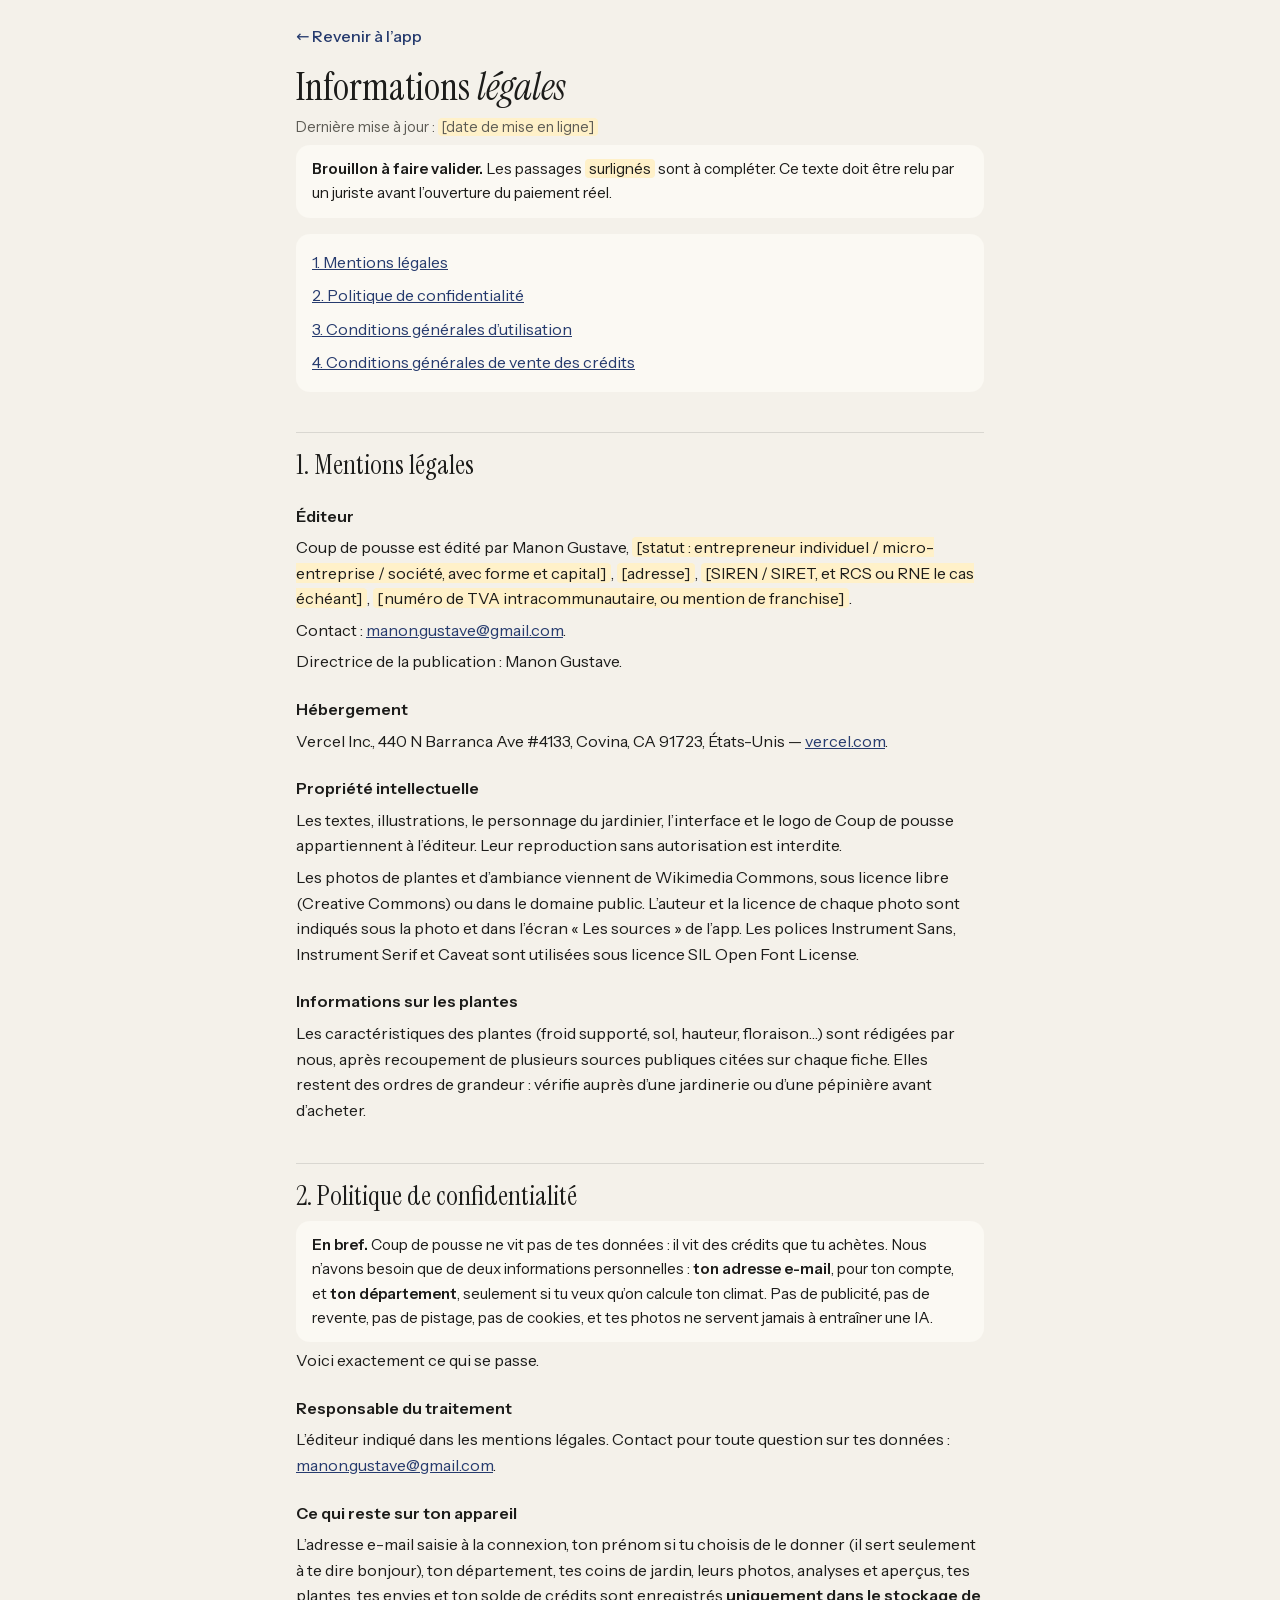
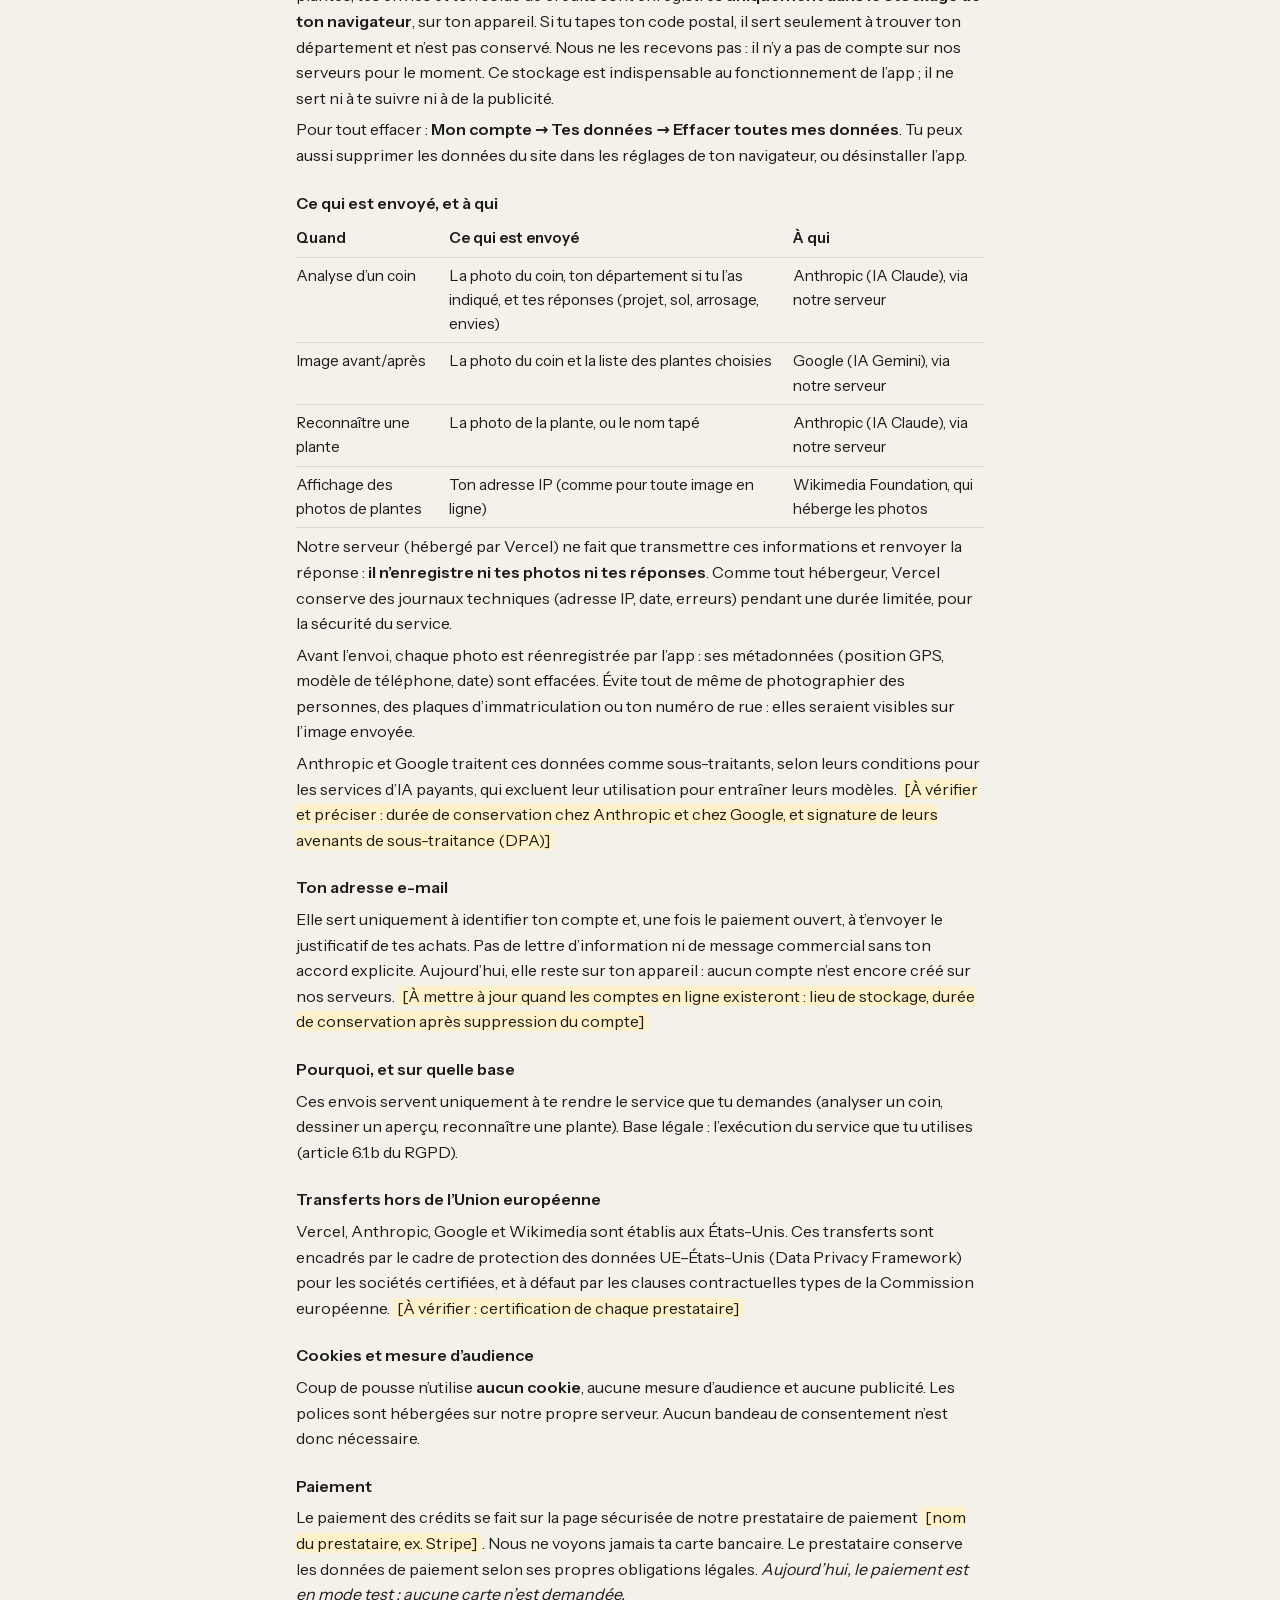
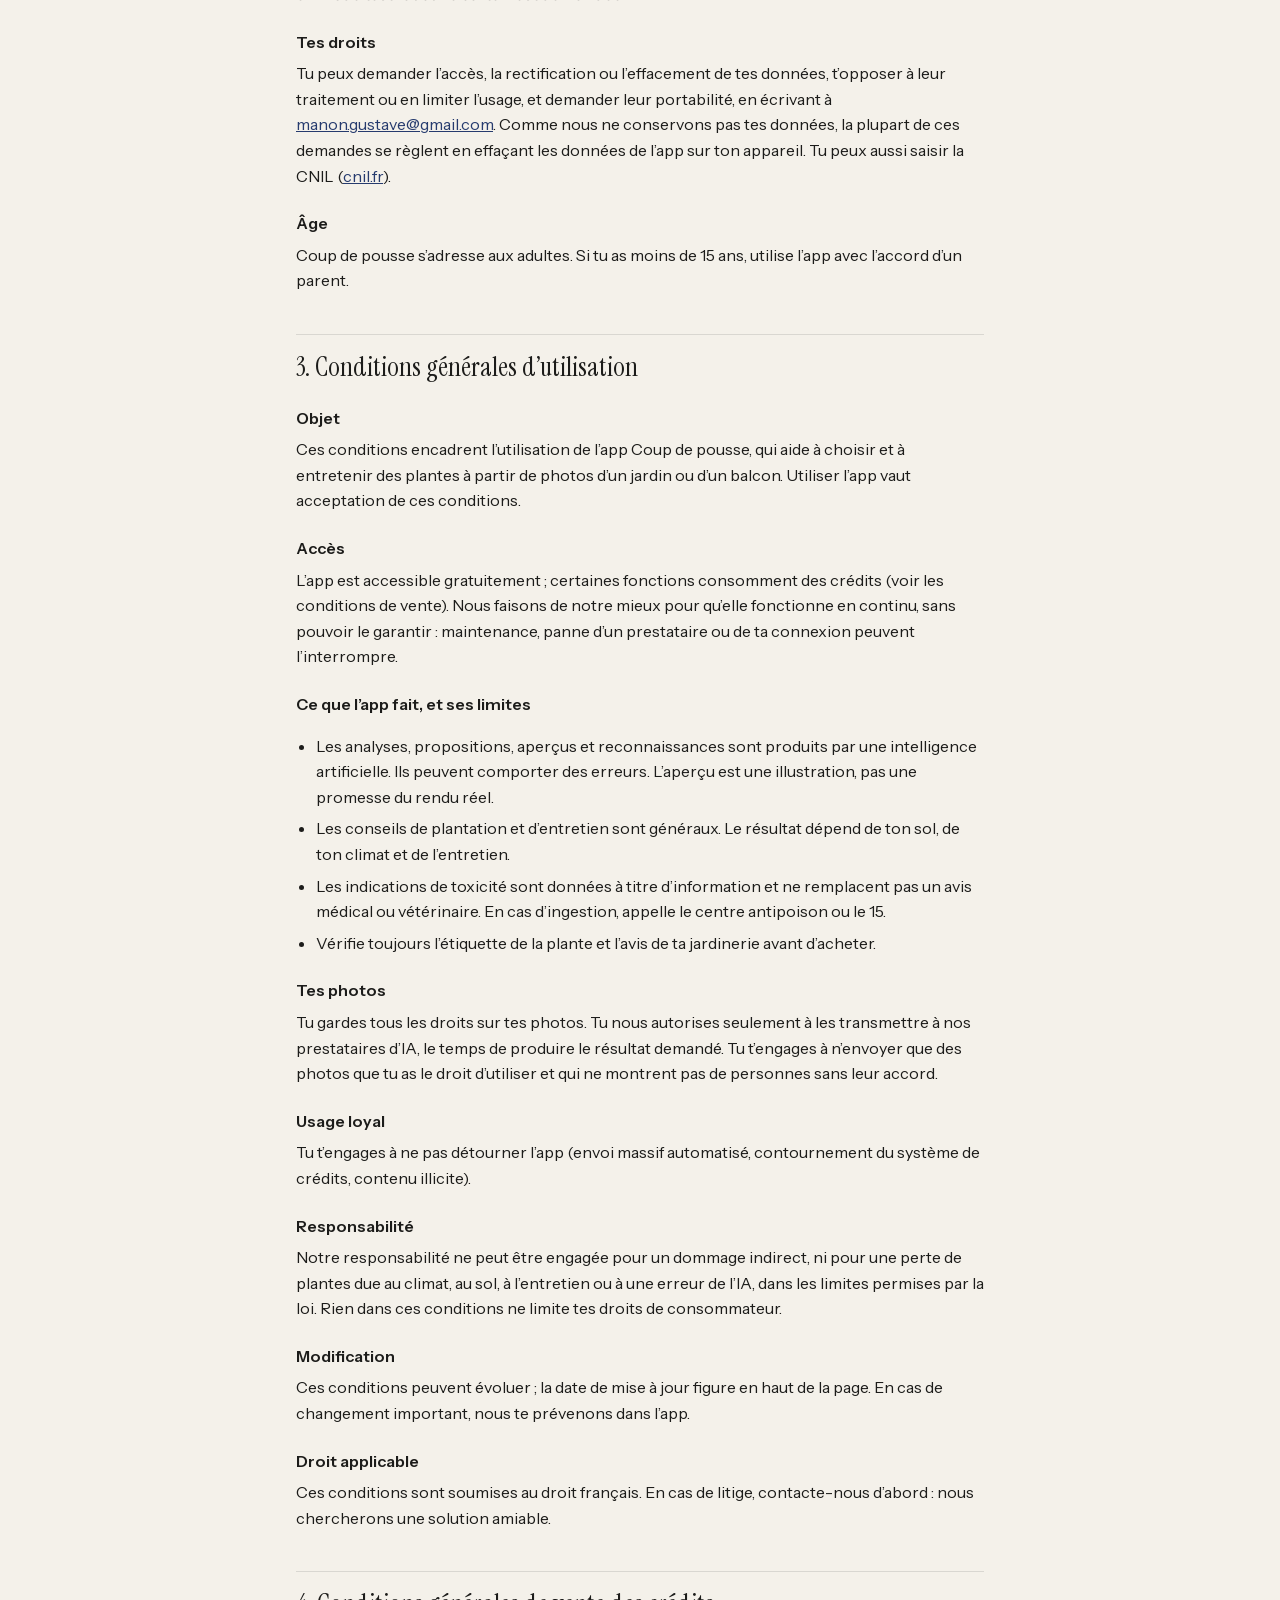
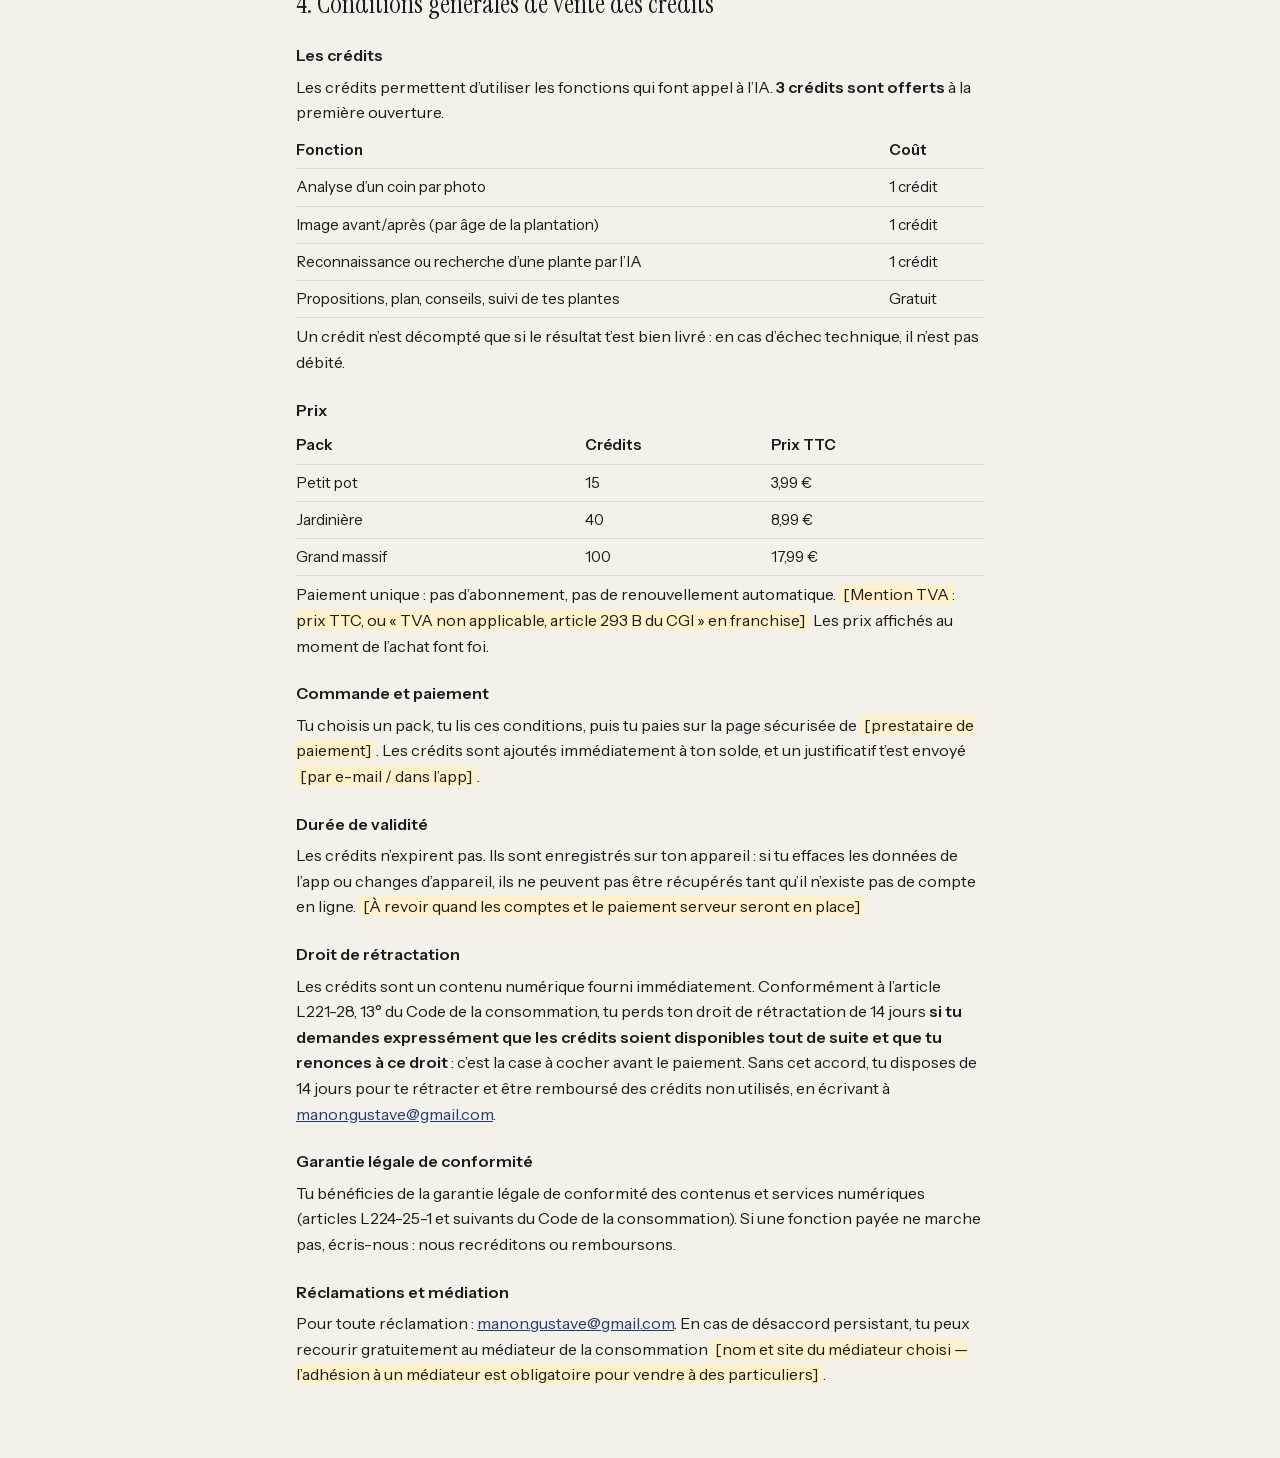
<file: app/legal.html>
<!doctype html>
<html lang="fr">
<head>
<meta charset="utf-8">
<meta name="viewport" content="width=device-width, initial-scale=1, viewport-fit=cover">
<title>Informations légales · Coup de pousse</title>
<meta name="robots" content="index,follow">
<link rel="stylesheet" href="/app/fonts/fonts.css">
<style>
  :root{--papier:#F4F1EA;--carte:#FBF9F3;--encre:#1C1C1A;--encre-douce:#5E5C55;--filet:rgba(28,28,26,.12);--prusse:#263B6E;--a-completer:#FFF1C9}
  @media (prefers-color-scheme: dark){:root{--papier:#171816;--carte:#20211E;--encre:#EDEBE4;--encre-douce:#A9A69C;--filet:rgba(237,235,228,.14);--prusse:#9DB2E6;--a-completer:#4A3F1A}}
  *{box-sizing:border-box}
  body{margin:0;background:var(--papier);color:var(--encre);font:16px/1.6 "Instrument Sans",system-ui,sans-serif}
  main{max-width:720px;margin:0 auto;padding:24px 16px 64px}
  a{color:var(--prusse)}
  .back{display:inline-block;margin-bottom:16px;text-decoration:none;font-weight:500}
  h1{font:400 2.4rem/1.1 "Instrument Serif",Georgia,serif;margin:0 0 8px}
  h1 em{font-style:italic}
  h2{font:400 1.7rem/1.2 "Instrument Serif",Georgia,serif;margin:40px 0 8px;padding-top:16px;border-top:1px solid var(--filet)}
  h3{font-size:1rem;margin:22px 0 4px}
  p,li{margin:6px 0}
  ul{padding-left:20px}
  nav.toc{background:var(--carte);border-radius:14px;padding:12px 16px;margin:16px 0}
  nav.toc a{display:block;padding:4px 0}
  .maj{color:var(--encre-douce);font-size:.9rem}
  .todo{background:var(--a-completer);border-radius:4px;padding:0 4px}
  .note{background:var(--carte);border-radius:14px;padding:12px 16px;font-size:.95rem}
  table{border-collapse:collapse;width:100%;font-size:.95rem}
  th,td{text-align:left;border-bottom:1px solid var(--filet);padding:6px 8px 6px 0;vertical-align:top}
</style>
</head>
<body>
<main>
<a class="back" href="/app/">← Revenir à l’app</a>
<h1>Informations <em>légales</em></h1>
<p class="maj">Dernière mise à jour : <span class="todo">[date de mise en ligne]</span></p>
<p class="note"><strong>Brouillon à faire valider.</strong> Les passages <span class="todo">surlignés</span> sont à compléter. Ce texte doit être relu par un juriste avant l’ouverture du paiement réel.</p>

<nav class="toc" aria-label="Sommaire">
  <a href="#mentions">1. Mentions légales</a>
  <a href="#confidentialite">2. Politique de confidentialité</a>
  <a href="#cgu">3. Conditions générales d’utilisation</a>
  <a href="#cgv">4. Conditions générales de vente des crédits</a>
</nav>

<!-- ====================================================== -->
<h2 id="mentions">1. Mentions légales</h2>
<h3>Éditeur</h3>
<p>Coup de pousse est édité par Manon Gustave, <span class="todo">[statut : entrepreneur individuel / micro-entreprise / société, avec forme et capital]</span>, <span class="todo">[adresse]</span>, <span class="todo">[SIREN / SIRET, et RCS ou RNE le cas échéant]</span>, <span class="todo">[numéro de TVA intracommunautaire, ou mention de franchise]</span>.</p>
<p>Contact : <a href="mailto:manon.gustave@gmail.com">manon.gustave@gmail.com</a>.</p>
<p>Directrice de la publication : Manon Gustave.</p>
<h3>Hébergement</h3>
<p>Vercel Inc., 440 N Barranca Ave #4133, Covina, CA 91723, États-Unis — <a href="https://vercel.com" rel="noopener">vercel.com</a>.</p>
<h3>Propriété intellectuelle</h3>
<p>Les textes, illustrations, le personnage du jardinier, l’interface et le logo de Coup de pousse appartiennent à l’éditeur. Leur reproduction sans autorisation est interdite.</p>
<p>Les photos de plantes et d’ambiance viennent de Wikimedia Commons, sous licence libre (Creative Commons) ou dans le domaine public. L’auteur et la licence de chaque photo sont indiqués sous la photo et dans l’écran « Les sources » de l’app. Les polices Instrument Sans, Instrument Serif et Caveat sont utilisées sous licence SIL Open Font License.</p>
<h3>Informations sur les plantes</h3>
<p>Les caractéristiques des plantes (froid supporté, sol, hauteur, floraison…) sont rédigées par nous, après recoupement de plusieurs sources publiques citées sur chaque fiche. Elles restent des ordres de grandeur : vérifie auprès d’une jardinerie ou d’une pépinière avant d’acheter.</p>

<!-- ====================================================== -->
<h2 id="confidentialite">2. Politique de confidentialité</h2>
<p class="note"><strong>En bref.</strong> Coup de pousse ne vit pas de tes données : il vit des crédits que tu achètes. Nous n’avons besoin que de deux informations personnelles : <strong>ton adresse e-mail</strong>, pour ton compte, et <strong>ton département</strong>, seulement si tu veux qu’on calcule ton climat. Pas de publicité, pas de revente, pas de pistage, pas de cookies, et tes photos ne servent jamais à entraîner une IA.</p>
<p>Voici exactement ce qui se passe.</p>

<h3>Responsable du traitement</h3>
<p>L’éditeur indiqué dans les mentions légales. Contact pour toute question sur tes données : <a href="mailto:manon.gustave@gmail.com">manon.gustave@gmail.com</a>.</p>

<h3>Ce qui reste sur ton appareil</h3>
<p>L’adresse e-mail saisie à la connexion, ton prénom si tu choisis de le donner (il sert seulement à te dire bonjour), ton département, tes coins de jardin, leurs photos, analyses et aperçus, tes plantes, tes envies et ton solde de crédits sont enregistrés <strong>uniquement dans le stockage de ton navigateur</strong>, sur ton appareil. Si tu tapes ton code postal, il sert seulement à trouver ton département et n’est pas conservé. Nous ne les recevons pas : il n’y a pas de compte sur nos serveurs pour le moment. Ce stockage est indispensable au fonctionnement de l’app ; il ne sert ni à te suivre ni à de la publicité.</p>
<p>Pour tout effacer : <strong>Mon compte → Tes données → Effacer toutes mes données</strong>. Tu peux aussi supprimer les données du site dans les réglages de ton navigateur, ou désinstaller l’app.</p>

<h3>Ce qui est envoyé, et à qui</h3>
<table>
  <tr><th>Quand</th><th>Ce qui est envoyé</th><th>À qui</th></tr>
  <tr><td>Analyse d’un coin</td><td>La photo du coin, ton département si tu l’as indiqué, et tes réponses (projet, sol, arrosage, envies)</td><td>Anthropic (IA Claude), via notre serveur</td></tr>
  <tr><td>Image avant/après</td><td>La photo du coin et la liste des plantes choisies</td><td>Google (IA Gemini), via notre serveur</td></tr>
  <tr><td>Reconnaître une plante</td><td>La photo de la plante, ou le nom tapé</td><td>Anthropic (IA Claude), via notre serveur</td></tr>
  <tr><td>Affichage des photos de plantes</td><td>Ton adresse IP (comme pour toute image en ligne)</td><td>Wikimedia Foundation, qui héberge les photos</td></tr>
</table>
<p>Notre serveur (hébergé par Vercel) ne fait que transmettre ces informations et renvoyer la réponse : <strong>il n’enregistre ni tes photos ni tes réponses</strong>. Comme tout hébergeur, Vercel conserve des journaux techniques (adresse IP, date, erreurs) pendant une durée limitée, pour la sécurité du service.</p>
<p>Avant l’envoi, chaque photo est réenregistrée par l’app : ses métadonnées (position GPS, modèle de téléphone, date) sont effacées. Évite tout de même de photographier des personnes, des plaques d’immatriculation ou ton numéro de rue : elles seraient visibles sur l’image envoyée.</p>
<p>Anthropic et Google traitent ces données comme sous-traitants, selon leurs conditions pour les services d’IA payants, qui excluent leur utilisation pour entraîner leurs modèles. <span class="todo">[À vérifier et préciser : durée de conservation chez Anthropic et chez Google, et signature de leurs avenants de sous-traitance (DPA)]</span></p>

<h3>Ton adresse e-mail</h3>
<p>Elle sert uniquement à identifier ton compte et, une fois le paiement ouvert, à t’envoyer le justificatif de tes achats. Pas de lettre d’information ni de message commercial sans ton accord explicite. Aujourd’hui, elle reste sur ton appareil : aucun compte n’est encore créé sur nos serveurs. <span class="todo">[À mettre à jour quand les comptes en ligne existeront : lieu de stockage, durée de conservation après suppression du compte]</span></p>

<h3>Pourquoi, et sur quelle base</h3>
<p>Ces envois servent uniquement à te rendre le service que tu demandes (analyser un coin, dessiner un aperçu, reconnaître une plante). Base légale : l’exécution du service que tu utilises (article 6.1.b du RGPD).</p>

<h3>Transferts hors de l’Union européenne</h3>
<p>Vercel, Anthropic, Google et Wikimedia sont établis aux États-Unis. Ces transferts sont encadrés par le cadre de protection des données UE–États-Unis (Data Privacy Framework) pour les sociétés certifiées, et à défaut par les clauses contractuelles types de la Commission européenne. <span class="todo">[À vérifier : certification de chaque prestataire]</span></p>

<h3>Cookies et mesure d’audience</h3>
<p>Coup de pousse n’utilise <strong>aucun cookie</strong>, aucune mesure d’audience et aucune publicité. Les polices sont hébergées sur notre propre serveur. Aucun bandeau de consentement n’est donc nécessaire.</p>

<h3>Paiement</h3>
<p>Le paiement des crédits se fait sur la page sécurisée de notre prestataire de paiement <span class="todo">[nom du prestataire, ex. Stripe]</span>. Nous ne voyons jamais ta carte bancaire. Le prestataire conserve les données de paiement selon ses propres obligations légales. <em>Aujourd’hui, le paiement est en mode test : aucune carte n’est demandée.</em></p>

<h3>Tes droits</h3>
<p>Tu peux demander l’accès, la rectification ou l’effacement de tes données, t’opposer à leur traitement ou en limiter l’usage, et demander leur portabilité, en écrivant à <a href="mailto:manon.gustave@gmail.com">manon.gustave@gmail.com</a>. Comme nous ne conservons pas tes données, la plupart de ces demandes se règlent en effaçant les données de l’app sur ton appareil. Tu peux aussi saisir la CNIL (<a href="https://www.cnil.fr/fr/plaintes" rel="noopener">cnil.fr</a>).</p>

<h3>Âge</h3>
<p>Coup de pousse s’adresse aux adultes. Si tu as moins de 15 ans, utilise l’app avec l’accord d’un parent.</p>

<!-- ====================================================== -->
<h2 id="cgu">3. Conditions générales d’utilisation</h2>
<h3>Objet</h3>
<p>Ces conditions encadrent l’utilisation de l’app Coup de pousse, qui aide à choisir et à entretenir des plantes à partir de photos d’un jardin ou d’un balcon. Utiliser l’app vaut acceptation de ces conditions.</p>
<h3>Accès</h3>
<p>L’app est accessible gratuitement ; certaines fonctions consomment des crédits (voir les conditions de vente). Nous faisons de notre mieux pour qu’elle fonctionne en continu, sans pouvoir le garantir : maintenance, panne d’un prestataire ou de ta connexion peuvent l’interrompre.</p>
<h3>Ce que l’app fait, et ses limites</h3>
<ul>
  <li>Les analyses, propositions, aperçus et reconnaissances sont produits par une intelligence artificielle. Ils peuvent comporter des erreurs. L’aperçu est une illustration, pas une promesse du rendu réel.</li>
  <li>Les conseils de plantation et d’entretien sont généraux. Le résultat dépend de ton sol, de ton climat et de l’entretien.</li>
  <li>Les indications de toxicité sont données à titre d’information et ne remplacent pas un avis médical ou vétérinaire. En cas d’ingestion, appelle le centre antipoison ou le 15.</li>
  <li>Vérifie toujours l’étiquette de la plante et l’avis de ta jardinerie avant d’acheter.</li>
</ul>
<h3>Tes photos</h3>
<p>Tu gardes tous les droits sur tes photos. Tu nous autorises seulement à les transmettre à nos prestataires d’IA, le temps de produire le résultat demandé. Tu t’engages à n’envoyer que des photos que tu as le droit d’utiliser et qui ne montrent pas de personnes sans leur accord.</p>
<h3>Usage loyal</h3>
<p>Tu t’engages à ne pas détourner l’app (envoi massif automatisé, contournement du système de crédits, contenu illicite).</p>
<h3>Responsabilité</h3>
<p>Notre responsabilité ne peut être engagée pour un dommage indirect, ni pour une perte de plantes due au climat, au sol, à l’entretien ou à une erreur de l’IA, dans les limites permises par la loi. Rien dans ces conditions ne limite tes droits de consommateur.</p>
<h3>Modification</h3>
<p>Ces conditions peuvent évoluer ; la date de mise à jour figure en haut de la page. En cas de changement important, nous te prévenons dans l’app.</p>
<h3>Droit applicable</h3>
<p>Ces conditions sont soumises au droit français. En cas de litige, contacte-nous d’abord : nous chercherons une solution amiable.</p>

<!-- ====================================================== -->
<h2 id="cgv">4. Conditions générales de vente des crédits</h2>
<h3>Les crédits</h3>
<p>Les crédits permettent d’utiliser les fonctions qui font appel à l’IA. <strong>3 crédits sont offerts</strong> à la première ouverture.</p>
<table>
  <tr><th>Fonction</th><th>Coût</th></tr>
  <tr><td>Analyse d’un coin par photo</td><td>1 crédit</td></tr>
  <tr><td>Image avant/après (par âge de la plantation)</td><td>1 crédit</td></tr>
  <tr><td>Reconnaissance ou recherche d’une plante par l’IA</td><td>1 crédit</td></tr>
  <tr><td>Propositions, plan, conseils, suivi de tes plantes</td><td>Gratuit</td></tr>
</table>
<p>Un crédit n’est décompté que si le résultat t’est bien livré : en cas d’échec technique, il n’est pas débité.</p>
<h3>Prix</h3>
<table>
  <tr><th>Pack</th><th>Crédits</th><th>Prix TTC</th></tr>
  <tr><td>Petit pot</td><td>15</td><td>3,99 €</td></tr>
  <tr><td>Jardinière</td><td>40</td><td>8,99 €</td></tr>
  <tr><td>Grand massif</td><td>100</td><td>17,99 €</td></tr>
</table>
<p>Paiement unique : pas d’abonnement, pas de renouvellement automatique. <span class="todo">[Mention TVA : prix TTC, ou « TVA non applicable, article 293 B du CGI » en franchise]</span> Les prix affichés au moment de l’achat font foi.</p>
<h3>Commande et paiement</h3>
<p>Tu choisis un pack, tu lis ces conditions, puis tu paies sur la page sécurisée de <span class="todo">[prestataire de paiement]</span>. Les crédits sont ajoutés immédiatement à ton solde, et un justificatif t’est envoyé <span class="todo">[par e-mail / dans l’app]</span>.</p>
<h3>Durée de validité</h3>
<p>Les crédits n’expirent pas. Ils sont enregistrés sur ton appareil : si tu effaces les données de l’app ou changes d’appareil, ils ne peuvent pas être récupérés tant qu’il n’existe pas de compte en ligne. <span class="todo">[À revoir quand les comptes et le paiement serveur seront en place]</span></p>
<h3>Droit de rétractation</h3>
<p>Les crédits sont un contenu numérique fourni immédiatement. Conformément à l’article L221-28, 13° du Code de la consommation, tu perds ton droit de rétractation de 14 jours <strong>si tu demandes expressément que les crédits soient disponibles tout de suite et que tu renonces à ce droit</strong> : c’est la case à cocher avant le paiement. Sans cet accord, tu disposes de 14 jours pour te rétracter et être remboursé des crédits non utilisés, en écrivant à <a href="mailto:manon.gustave@gmail.com">manon.gustave@gmail.com</a>.</p>
<h3>Garantie légale de conformité</h3>
<p>Tu bénéficies de la garantie légale de conformité des contenus et services numériques (articles L224-25-1 et suivants du Code de la consommation). Si une fonction payée ne marche pas, écris-nous : nous recréditons ou remboursons.</p>
<h3>Réclamations et médiation</h3>
<p>Pour toute réclamation : <a href="mailto:manon.gustave@gmail.com">manon.gustave@gmail.com</a>. En cas de désaccord persistant, tu peux recourir gratuitement au médiateur de la consommation <span class="todo">[nom et site du médiateur choisi — l’adhésion à un médiateur est obligatoire pour vendre à des particuliers]</span>.</p>
</main>
</body>
</html>
</file>
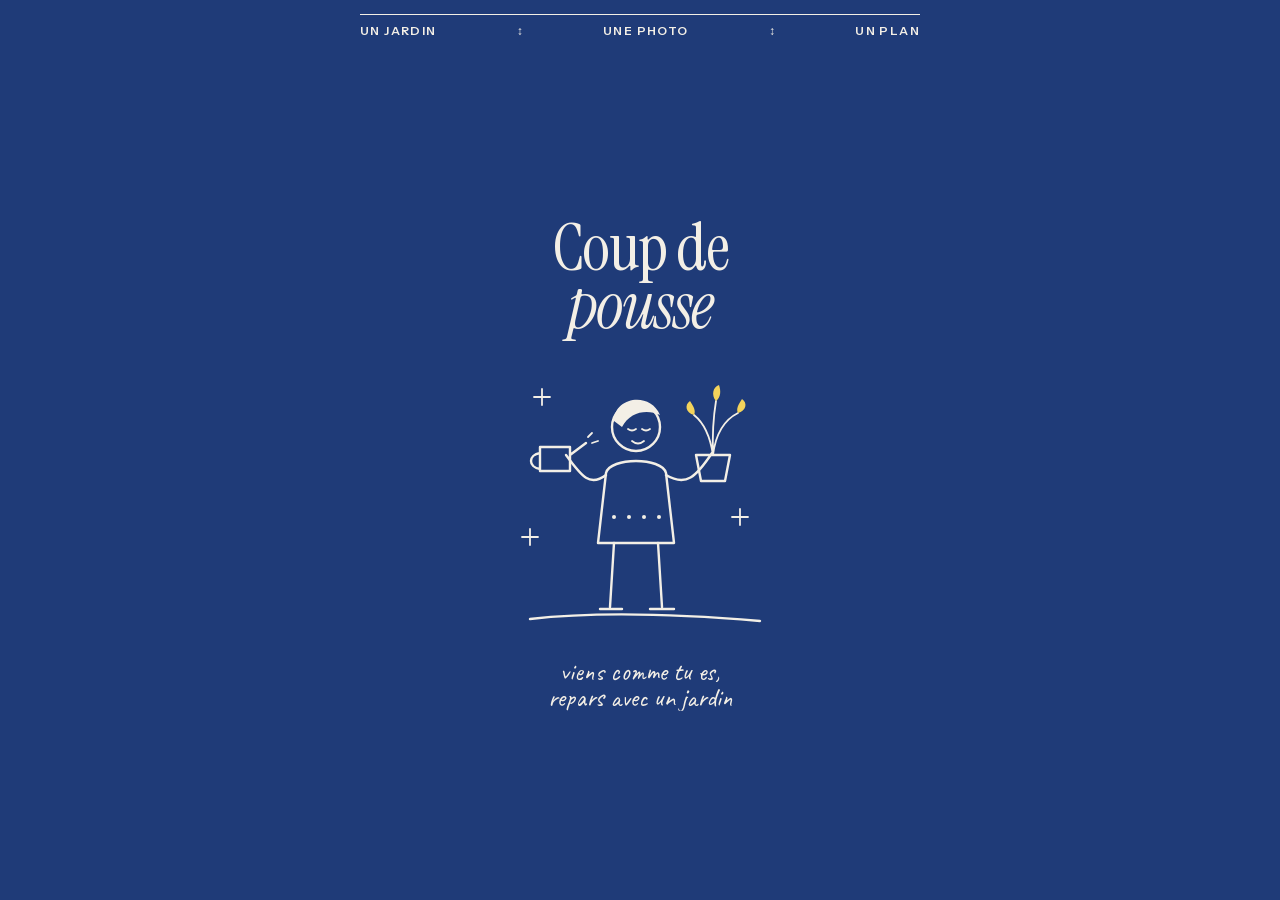
<file: tools/app_template.html>
<!doctype html>
<html lang="fr">
<head>
<meta charset="utf-8">
<meta name="viewport" content="width=device-width, initial-scale=1, viewport-fit=cover">
<title>Coup de pousse</title>
<meta name="description" content="Coup de pousse : prends ton jardin en photo, on te propose des plantes qui s'y plairont, avec un budget.">
<meta name="theme-color" content="#F3EFE6">
<meta name="color-scheme" content="light">
<link rel="manifest" href="/app/manifest.webmanifest">
<link rel="icon" href="/app/icons/icon-192.png" type="image/png">
<link rel="apple-touch-icon" href="/app/icons/apple-touch-icon.png">
<meta name="apple-mobile-web-app-capable" content="yes">
<meta name="apple-mobile-web-app-status-bar-style" content="default">
<meta name="apple-mobile-web-app-title" content="Coup de pousse">
<link rel="stylesheet" href="/app/fonts/fonts.css">
<link rel="stylesheet" href="/app/atelier.css">
<link rel="stylesheet" href="/app/app.css">
</head>
<body>
<div class="app">

  <!-- 00 · Ouverture -->
  <section class="screen ouverture" id="s-ouverture" hidden aria-label="Coup de pousse">
    <div class="rule"><span>Un jardin</span><i>↕</i><span>Une photo</span><i>↕</i><span>Un plan</span></div>
    <h1 class="display">Coup de<br><em>pousse</em></h1>
    <div class="ill-wrap"><svg class="illu" aria-hidden="true" width="300" height="280" viewBox="0 0 300 280" fill="none" xmlns="http://www.w3.org/2000/svg"><g stroke="#1C1C1A" stroke-width="2" stroke-linecap="round" stroke-linejoin="round"><path d="M40 262 C 110 254, 200 258, 270 264" stroke="#F3EFE6" stroke-width="2.4" stroke-linecap="round" stroke-linejoin="round"/><circle cx="146" cy="70" r="24" stroke="#F3EFE6" stroke-width="2.4" stroke-linecap="round" stroke-linejoin="round"/><path d="M124 64 C 124 40, 160 34, 170 58 C 158 52, 140 54, 132 70" fill="#F3EFE6" stroke="#F3EFE6" stroke-width="2.4" stroke-linecap="round" stroke-linejoin="round"/><path d="M138 72 q 4 3 8 0 M152 72 q 4 3 8 0 M142 84 q 6 5 12 0" stroke="#F3EFE6" stroke-width="1.8" stroke-linecap="round" stroke-linejoin="round"/><path d="M116 116 C 120 100, 172 100, 176 116 L 184 186 L 108 186 Z" stroke="#F3EFE6" stroke-width="2.4" stroke-linecap="round" stroke-linejoin="round"/><circle cx="124" cy="160" r="2" fill="#F3EFE6" stroke="none"/><circle cx="139" cy="160" r="2" fill="#F3EFE6" stroke="none"/><circle cx="154" cy="160" r="2" fill="#F3EFE6" stroke="none"/><circle cx="169" cy="160" r="2" fill="#F3EFE6" stroke="none"/><path d="M124 186 L 120 250 M168 186 L 172 250 M110 252 h22 M160 252 h24" stroke="#F3EFE6" stroke-width="2.4" stroke-linecap="round" stroke-linejoin="round"/><path d="M116 118 C 100 130, 92 120, 76 98 M176 118 C 196 130, 206 120, 222 96" stroke="#F3EFE6" stroke-width="2.4" stroke-linecap="round" stroke-linejoin="round"/><path d="M206 98 h34 l-5 26 h-24 z" stroke="#F3EFE6" stroke-width="2.4" stroke-linecap="round" stroke-linejoin="round"/><path d="M223 98 C 220 78, 214 66, 204 58 M223 98 C 226 74, 236 62, 248 56 M223 98 C 222 70, 224 56, 226 44" stroke="#F3EFE6" stroke-width="1.8" stroke-linecap="round" stroke-linejoin="round"/><path d="M204 58 c -8 -2 -10 -10 -4 -14 c 4 6 6 10 4 14 M248 56 c 8 -2 10 -10 4 -14 c -4 6 -6 10 -4 14 M226 44 c -5 -6 -3 -14 3 -16 c 2 6 2 12 -3 16" fill="#F3D35B" stroke="#F3EFE6" stroke-width="1.8" stroke-linecap="round" stroke-linejoin="round"/><path d="M50 90 h30 v24 h-30 z M50 96 c -12 2 -12 14 0 16 M80 98 L 96 86" stroke="#F3EFE6" stroke-width="2.4" stroke-linecap="round" stroke-linejoin="round"/><path d="M98 80 l4 -4 M102 86 l6 -2" stroke="#F3EFE6" stroke-width="1.8" stroke-linecap="round" stroke-linejoin="round"/><path d="M52 32 L52 48 M44 40 L60 40" stroke="#F3EFE6" stroke-width="1.8" stroke-linecap="round" stroke-linejoin="round"/><path d="M250 152 L250 168 M242 160 L258 160" stroke="#F3EFE6" stroke-width="1.8" stroke-linecap="round" stroke-linejoin="round"/><path d="M40 172 L40 188 M32 180 L48 180" stroke="#F3EFE6" stroke-width="1.8" stroke-linecap="round" stroke-linejoin="round"/></g></svg></div>
    <p class="hand">viens comme tu es,<br>repars avec un jardin</p>
  </section>


  <!-- 01 · Connexion et présentation -->
  <section class="screen login-screen" id="s-login" hidden>
    <div class="topbar"><span class="brand"><svg class="illu" aria-hidden="true" width="16" height="16" viewBox="0 0 16 16" fill="none" xmlns="http://www.w3.org/2000/svg"><g stroke="#1C1C1A" stroke-width="2" stroke-linecap="round" stroke-linejoin="round"><path d="M3 13 C 3 6, 8 2, 14 2 C 14 9, 10 13, 3 13 Z" fill="#D5E3CF" stroke="#1C1C1A" stroke-width="1.4" stroke-linejoin="round"/><path d="M3 13 L 10 6" stroke="#1C1C1A" stroke-width="1.4" stroke-linecap="round"/></g></svg>Coup de <em>pousse</em></span></div>
    <p class="eyebrow" id="login-eyebrow">Bienvenue</p>
    <h1 id="login-title">Ton jardin,<br><em>planté</em> sur mesure.</h1>
    <p class="lede" id="login-lede">Une photo, et on choisit tes plantes.</p>
    <p class="install" id="install" hidden></p>
    <div class="login" id="login">
      <button class="btn secondary" type="button" id="login-google"><svg aria-hidden="true" width="18" height="18" viewBox="0 0 48 48"><path fill="#FFC107" d="M43.6 20.5H42V20H24v8h11.3C33.7 32.7 29.2 36 24 36c-6.6 0-12-5.4-12-12s5.4-12 12-12c3.1 0 5.8 1.2 7.9 3.1l5.7-5.7C34 6.1 29.3 4 24 4 12.9 4 4 12.9 4 24s8.9 20 20 20 20-8.9 20-20c0-1.3-.1-2.4-.4-3.5z"/><path fill="#FF3D00" d="M6.3 14.7l6.6 4.8C14.7 15.1 19 12 24 12c3.1 0 5.8 1.2 7.9 3.1l5.7-5.7C34 6.1 29.3 4 24 4 16.3 4 9.7 8.3 6.3 14.7z"/><path fill="#4CAF50" d="M24 44c5.2 0 9.9-2 13.4-5.2l-6.2-5.2C29.2 35.1 26.7 36 24 36c-5.2 0-9.6-3.3-11.3-8l-6.5 5C9.5 39.6 16.2 44 24 44z"/><path fill="#1976D2" d="M43.6 20.5H42V20H24v8h11.3c-.8 2.2-2.2 4.2-4.1 5.6l6.2 5.2C37 39.2 44 34 44 24c0-1.3-.1-2.4-.4-3.5z"/></svg><span id="login-google-lbl">Créer mon compte avec Google</span></button>
      <button class="btn secondary" type="button" id="login-email-go">Commencer avec mon e-mail</button>
      <form id="login-form" novalidate hidden>
        <div class="field">
          <label for="login-email">E-mail</label>
          <div class="input"><input id="login-email" type="email" autocomplete="email" inputmode="email" autocapitalize="off" spellcheck="false" placeholder="toi@exemple.fr"></div>
        </div>
        <div class="field">
          <label for="login-pass">Mot de passe</label>
          <div class="input"><input id="login-pass" type="password" autocomplete="current-password" placeholder="Ton mot de passe" aria-describedby="login-pass-row"><button class="show" type="button" id="login-show" aria-pressed="false">Afficher</button></div>
        </div>
        <p class="pass-row" id="login-pass-row"><button class="link" type="button" id="login-forgot">Mot de passe oublié ?</button><span id="login-pass-help" hidden>8 caractères minimum</span></p>
        <p class="err" id="login-err" role="alert" hidden></p>
        <button class="btn primary" type="submit" id="login-submit">Se connecter</button>
        <button class="link back-choices" type="button" id="login-back">Autres options</button>
      </form>
      <p class="switch"><span id="login-switch-q">Pas encore de compte ?</span> <button class="link" type="button" id="login-switch">Créer un compte</button></p>
      <p class="login-legal">En continuant, tu acceptes les <a href="/app/legal.html#cgu" target="_blank" rel="noopener">conditions d’utilisation</a> et la <a href="/app/legal.html#confidentialite" target="_blank" rel="noopener">politique de confidentialité</a>.</p>
    </div>
  </section>

  <!-- 01 · Ton prénom (après la création du compte, avant Ton jardin) -->
  <section class="screen" id="s-prenom" hidden>
    <div class="topbar"><span class="brand"><svg class="illu" aria-hidden="true" width="16" height="16" viewBox="0 0 16 16" fill="none" xmlns="http://www.w3.org/2000/svg"><g stroke="#1C1C1A" stroke-width="2" stroke-linecap="round" stroke-linejoin="round"><path d="M3 13 C 3 6, 8 2, 14 2 C 14 9, 10 13, 3 13 Z" fill="#D5E3CF" stroke="#1C1C1A" stroke-width="1.4" stroke-linejoin="round"/><path d="M3 13 L 10 6" stroke="#1C1C1A" stroke-width="1.4" stroke-linecap="round"/></g></svg>Coup de <em>pousse</em></span><button class="link" type="button" id="prenom-back" hidden>Annuler</button></div>
    <header class="head"><h1>Comment <em>t’appelles</em>-tu ?</h1><p class="lede">Pour t’appeler par ton prénom.</p></header>
    <form class="prenom" id="prenom-form" novalidate>
      <div class="field"><label for="prenom">Ton prénom</label><div class="input"><input id="prenom" type="text" autocomplete="given-name" autocapitalize="words" maxlength="30" placeholder="Par exemple : Camille"></div></div>
      <div class="nav-block"><div class="nav"><button class="btn primary" type="submit" id="prenom-next" disabled>Continuer</button></div>
        <button class="link prenom-skip" type="button" id="prenom-skip">Je préfère ne pas le dire</button></div>
    </form>
  </section>

  <!-- 02 · Choisis ta photo -->
  <section class="screen" id="s-photo" hidden>
    <div class="topbar"><button class="back" type="button" data-go="s-login" id="photo-back"><svg aria-hidden="true" width="18" height="18" viewBox="0 0 18 18" fill="none"><path d="M15 9 H3 M8 4 L3 9 L8 14" stroke="currentColor" stroke-width="1.8" stroke-linecap="round" stroke-linejoin="round"/></svg><span>Accueil</span></button></div>
    <header class="head"><ol class="steps" id="pg-photo" aria-label="Étapes"></ol><h2>Choisis <em>ta photo</em></h2><p class="lede">Le coin à planter, bien de face.</p></header>
    <div id="ph-card"></div>
    <label class="addph" for="ph-input" id="ph-add">
      <input type="file" id="ph-input" accept="image/*">
      <svg class="illu" aria-hidden="true" width="40" height="40" viewBox="0 0 40 40" fill="none" xmlns="http://www.w3.org/2000/svg"><g stroke="#1C1C1A" stroke-width="2" stroke-linecap="round" stroke-linejoin="round"><circle cx="20" cy="20" r="19" fill="#FBF9F3" stroke-width="1.5"/><path d="M20 12 V28 M12 20 H28"/></g></svg><span><b>Prendre ou choisir une photo</b><small>Appareil photo ou galerie</small></span>
    </label>
    <p class="err" id="ph-err" hidden></p>
    <div class="nav-block">
      <p class="privacy"><svg class="illu" aria-hidden="true" width="26" height="26" viewBox="0 0 28 28" fill="none" xmlns="http://www.w3.org/2000/svg"><g stroke="#1C1C1A" stroke-width="2" stroke-linecap="round" stroke-linejoin="round"><rect x="7" y="13" width="14" height="11" rx="2" fill="#F3D35B" stroke-width="1.5"/><path d="M10 13 v-3 a4 4 0 0 1 8 0 v3" stroke-width="1.5"/><circle cx="14" cy="18" r="1.4" fill="#1C1C1A" stroke="none"/></g></svg><span>Ta photo ne sert qu’à l’analyse par Claude, l’IA d’Anthropic. On ne la garde pas.</span></p>
      <div class="nav"><button class="btn secondary" type="button" id="photo-back2">Retour</button><button class="btn primary" type="button" id="to-envies" disabled>Continuer</button></div>
    </div>
  </section>

  <!-- 03 · Tes envies -->
  <section class="screen" id="s-envies" hidden>
    <div class="topbar"><button class="back" type="button" data-go="s-photo"><svg aria-hidden="true" width="18" height="18" viewBox="0 0 18 18" fill="none"><path d="M15 9 H3 M8 4 L3 9 L8 14" stroke="currentColor" stroke-width="1.8" stroke-linecap="round" stroke-linejoin="round"/></svg><span>Ta photo</span></button></div>
    <header class="head"><ol class="steps" id="pg-envies" aria-label="Étapes"></ol><h2>Tes <em>envies</em></h2></header>
    <fieldset><legend>De quoi rêves-tu pour ce coin ?</legend><div class="chips" id="a-obj"></div></fieldset>
    <fieldset><legend>Sa silhouette</legend><div class="choices" id="a-sil"></div></fieldset>
    <fieldset><legend>L’ambiance que tu aimes</legend><div class="chips" id="a-style"></div><p class="warnl style-warn" id="a-style-warn" role="status" hidden></p><p class="hint" id="a-style-hint"></p><div id="a-style-ph"></div></fieldset>
    <fieldset><legend>Tu veux aussi… <span class="opt">(facultatif)</span></legend><div class="chips" id="a-extras"></div></fieldset>
    <p class="err" id="env-err" hidden></p>
    <div class="nav-block">
      <p class="cost" id="env-cost"></p>
      <div class="nav"><button class="btn primary" type="button" id="env-next">Voir mes propositions</button></div>
    </div>
  </section>

  <!-- 03 · Ton jardin -->
  <section class="screen" id="s-garden" hidden>
    <div class="topbar"><button class="back" type="button" data-go="s-envies" id="garden-back"><svg aria-hidden="true" width="18" height="18" viewBox="0 0 18 18" fill="none"><path d="M15 9 H3 M8 4 L3 9 L8 14" stroke="currentColor" stroke-width="1.8" stroke-linecap="round" stroke-linejoin="round"/></svg><span>Tes envies</span></button></div>
    <header class="head"><ol class="steps" id="pg-garden" aria-label="Étapes"></ol><p class="eyebrow" id="step-garden" hidden>Réglages du jardin</p><h2 id="garden-h">Ton <em>jardin</em></h2><p class="lede" id="garden-lede">Quelques questions, une seule fois.</p></header>
    <fieldset id="garden-projet"><legend>Que veux-tu aménager ?</legend><div class="choices" id="a-projet"></div></fieldset>
    <fieldset id="garden-clim"><legend>Ton climat</legend>
      <div class="field">
        <label for="cp">Département</label>
        <div class="input"><input id="cp" type="text" autocomplete="off" maxlength="5" placeholder="31, ou ton code postal" aria-describedby="cp-help cp-why"><span id="cp-help" aria-live="polite"></span></div>
        <p class="hint" id="cp-why">On garde seulement ton département, pour connaître ton climat.</p>
      </div>
      <div class="clim-card" id="clim-card" aria-live="polite" hidden></div>
      <button class="linkish" type="button" id="clim-manual" aria-expanded="false">Choisir moi-même</button>
      <div class="chips" id="a-clim" hidden></div>
    </fieldset>
    <fieldset id="garden-sol"><legend>Ta terre</legend><div class="chips" id="a-sol"></div><details class="sol-test"><summary>Comment savoir ?</summary><p>Petit test : une poignée de terre humide colle (argileuse), file entre les doigts (sableuse), est claire et caillouteuse (calcaire), ou noire et souple (humifère).</p></details></fieldset>
    <fieldset id="garden-balcon" hidden><legend>Ton balcon</legend>
      <p class="q-sub">À quel étage ?</p><div class="chips" id="a-etage"></div>
      <p class="q-sub">Il supporte des pots lourds ?</p><div class="chips" id="a-poids"></div>
      <p class="q-sub">Envie de plantes à manger ?</p><div class="chips" id="a-manger"></div>
      <p class="q-sub">Tu pars souvent l’été ?</p><div class="chips" id="a-absences"></div>
    </fieldset>
    <fieldset><legend>Ton temps pour l’entretien</legend><div class="choices" id="a-arro"></div></fieldset>
    <fieldset><legend>Des enfants ou des animaux ?</legend><p class="hint">Si oui, pas de plantes toxiques.</p><div class="chips" id="a-enfants"></div></fieldset>
    <p class="err" id="gar-err" hidden></p>
    <div class="nav-block">
      <div class="nav"><button class="btn primary" type="button" id="garden-next">Voir mes propositions</button></div>
    </div>
  </section>

  <!-- 04 · Analyse -->
  <section class="screen" id="s-analyse" hidden>
    <div class="topbar"><span class="brand"><svg class="illu" aria-hidden="true" width="16" height="16" viewBox="0 0 16 16" fill="none" xmlns="http://www.w3.org/2000/svg"><g stroke="#1C1C1A" stroke-width="2" stroke-linecap="round" stroke-linejoin="round"><path d="M3 13 C 3 6, 8 2, 14 2 C 14 9, 10 13, 3 13 Z" fill="#D5E3CF" stroke="#1C1C1A" stroke-width="1.4" stroke-linejoin="round"/><path d="M3 13 L 10 6" stroke="#1C1C1A" stroke-width="1.4" stroke-linecap="round"/></g></svg>Coup de <em>pousse</em></span></div>
    <div class="scan" id="an-scan" data-k="0" aria-hidden="true">
      <img id="an-img" alt="" hidden>
      <svg class="scan-svg" viewBox="0 0 320 220" preserveAspectRatio="xMidYMid slice" fill="none" stroke-linecap="round" stroke-linejoin="round">
        <g class="sun"><path d="M47 165 A113 113 0 0 1 273 165" stroke="#FBF9F3" stroke-width="2" stroke-dasharray="2 7"/><g class="sun-dot"><circle cx="160" cy="52" r="13" fill="#F3D35B" stroke="#1C1C1A" stroke-width="2"/><path d="M160 30 V24 M160 80 V74 M138 52 H132 M188 52 H182" stroke="#F3D35B" stroke-width="3"/></g></g>
        <rect class="z-rect" x="44" y="120" width="232" height="74" rx="10" pathLength="1" stroke="#F3D35B" stroke-width="3" fill="#F3D35B" fill-opacity="0"/>
        <g class="z-corners" stroke="#FBF9F3" stroke-width="3"><path d="M44 134 V120 H58"/><path d="M262 120 H276 V134"/><path d="M276 180 V194 H262"/><path d="M58 194 H44 V180"/></g>
        <g class="measure" stroke="#FBF9F3" stroke-width="2.4"><path d="M44 208 H276"/><path d="M44 202 V214 M276 202 V214"/><path d="M54 203 L44 208 L54 213 M266 203 L276 208 L266 213"/></g>
        <g class="sprouts" stroke="#1C1C1A" stroke-width="2" fill="#D5E3CF">
          <path style="--s:0" d="M80 190 V170 M80 178 C72 177 69 171 69 166 C76 166 79 171 80 178 M80 174 C87 172 90 166 90 161 C83 162 81 167 80 174"/>
          <path style="--s:1" d="M130 190 V164 M130 172 C122 171 119 165 119 160 C126 160 129 165 130 172 M130 168 C137 166 140 160 140 155 C133 156 131 161 130 168"/>
          <path style="--s:2" d="M180 190 V172 M180 180 C172 179 169 173 169 168 C176 168 179 173 180 180"/>
          <path style="--s:3" d="M230 190 V166 M230 176 C238 174 241 168 241 163 C234 164 231 169 230 176 M230 170 C222 169 219 163 219 158 C226 158 229 163 230 170"/>
        </g>
      </svg>
      <i class="scan-line"></i>
    </div>
    <div class="loading" role="status" aria-live="polite">
      <h2>On découvre <em>ton jardin</em></h2>
      <p class="sm-t" id="an-wait">Quelques secondes, le temps de souffler.</p>
    </div>
    <ol class="an-steps" id="an-steps"></ol>
  </section>

  <!-- 06 · Un espace -->
  <section class="screen wide" id="s-espace" hidden>
    <div class="topbar"><button class="back" type="button" data-go="s-jardin" id="esp-back"><svg aria-hidden="true" width="18" height="18" viewBox="0 0 18 18" fill="none"><path d="M15 9 H3 M8 4 L3 9 L8 14" stroke="currentColor" stroke-width="1.8" stroke-linecap="round" stroke-linejoin="round"/></svg><span>Ton jardin</span></button><span class="num" id="esp-num"></span></div>
    <span class="demo-flag" id="esp-demo" hidden>Exemple</span>
    <div class="title-row" id="esp-head"><h2 class="esp-title" id="esp-title"></h2><button class="edit-link" type="button" id="esp-rename">Renommer</button></div>
    <form class="rename" id="esp-rename-form" hidden>
      <div class="field"><label for="esp-nom">Nom du coin</label><div class="input"><input id="esp-nom" type="text" maxlength="40" autocomplete="off" aria-describedby="esp-nom-err"></div></div>
      <p class="err" id="esp-nom-err" hidden>Trois mots suffisent, par exemple « Haie du fond ».</p>
      <div class="rename-actions"><button class="btn primary sm" type="submit">Enregistrer</button><button class="link" type="button" id="esp-rename-cancel">Annuler</button></div>
    </form>
    <button class="coin-soins" type="button" id="esp-soins" data-tab-go="s-conseils" hidden></button>
    <section class="ideas" id="esp-ideas" aria-labelledby="ideas-h" hidden>
      <div class="title-row"><h3 id="ideas-h">Tes <em>propositions</em></h3><button class="edit-link" type="button" id="idea-share">Partager</button></div>
      <div class="ideas-row" id="ideas-row"></div>
    </section>
    <div class="apercu" id="esp-apercu"></div>
    <div class="seg" role="tablist" aria-label="Ce coin" id="esp-seg">
      <button role="tab" type="button" id="tab-plantes" aria-controls="pane-plantes" aria-selected="true" data-pane="plantes">Plantes</button>
      <button role="tab" type="button" id="tab-plan" aria-controls="pane-plan" aria-selected="false" tabindex="-1" data-pane="plan">Plan</button>
      <button role="tab" type="button" id="tab-details" aria-controls="pane-details" aria-selected="false" tabindex="-1" data-pane="details">Détails</button>
    </div>
    <div class="pane" role="tabpanel" id="pane-plantes" aria-labelledby="tab-plantes">
      <div id="esp-rule"></div>
      <div id="esp-pots"></div>
      <div class="plants" id="esp-plants" aria-live="polite"></div>
      <div class="budget-sum" id="esp-sum"></div>
    </div>
    <div class="pane" role="tabpanel" id="pane-plan" aria-labelledby="tab-plan" hidden>
      <section class="plan-esp" id="esp-plan" hidden></section>
    </div>
    <div class="pane" role="tabpanel" id="pane-details" aria-labelledby="tab-details" hidden>
      <div class="budget-card" id="esp-budget"></div>
      <h3 class="sec-t">Avant de <em>planter</em></h3>
      <div class="ztags" id="esp-tags"></div>
      <div id="esp-warn"></div>
      <section class="extras" id="esp-extras" hidden></section>
      <div id="esp-glossary"></div>
      <p class="foot">Petit conseil : avant d’acheter, va voir sur place le soleil et la place. Tailles et prix sont estimés.</p>
    </div>
    <div class="crit-bar"><button class="btn primary" type="button" id="crit-toggle" aria-expanded="false" aria-controls="crit-grid">Affiner mes critères</button><button class="btn primary" type="button" id="sel-go" hidden>Valider ces plantes</button></div>
    <div class="crit crit-sheet" id="crit-grid" role="dialog" aria-modal="true" aria-labelledby="crit-h" hidden>
      <div class="crit-head"><h3 id="crit-h">Affiner <em>mes critères</em></h3><button class="btn primary sm" type="button" id="crit-close">Voir le résultat</button></div>
      <p class="hint">Change ce que tu veux, la proposition suit aussitôt.</p>
      <div class="zonesbar" hidden><h2 id="zones-t">Coins</h2><span id="gtotal"></span><div id="zones"></div><div id="znote"></div></div>
      <div class="grid">
        <aside id="crit">
<!--ATELIER_ASIDE-->
        </aside>
        <main id="out" aria-hidden="true"></main>
      </div>
      <p class="count" id="count"></p>
    </div>
  </section>

  <!-- 07 à 09 · Ton jardin -->
  <section class="screen tabscreen" id="s-jardin" hidden>
    <header class="home-head" id="j-head">
      <div class="topbar"><span class="brand"><svg class="illu" aria-hidden="true" width="16" height="16" viewBox="0 0 16 16" fill="none" xmlns="http://www.w3.org/2000/svg"><g stroke="#1C1C1A" stroke-width="2" stroke-linecap="round" stroke-linejoin="round"><path d="M3 13 C 3 6, 8 2, 14 2 C 14 9, 10 13, 3 13 Z" fill="#D5E3CF" stroke="#1C1C1A" stroke-width="1.4" stroke-linejoin="round"/><path d="M3 13 L 10 6" stroke="#1C1C1A" stroke-width="1.4" stroke-linecap="round"/></g></svg>Coup de <em>pousse</em></span><button class="top-credits" type="button" id="j-credits" hidden><svg aria-hidden="true" width="18" height="18" viewBox="0 0 16 16" fill="none"><path d="M3 13 C 3 6, 8 2, 14 2 C 14 9, 10 13, 3 13 Z" fill="#D5E3CF" stroke="currentColor" stroke-width="1.4" stroke-linejoin="round"/><path d="M3 13 L 10 6" stroke="currentColor" stroke-width="1.4" stroke-linecap="round"/></svg><span id="j-credits-n"></span><span class="sr"> crédits</span></button></div>
      <span class="demo-flag" id="j-demo" hidden>Exemple</span>
      <p class="eyebrow" id="j-season"></p>
      <div class="home-hello"><h1 id="j-title">Bonjour</h1><span id="j-gardener"></span></div>
      <p class="lede" id="j-lede"></p>
      <button class="home-search" type="button" id="j-search" hidden><svg aria-hidden="true" width="20" height="20" viewBox="0 0 20 20" fill="none"><circle cx="8.5" cy="8.5" r="5.5" stroke="currentColor" stroke-width="1.8"/><path d="m12.7 12.7 4 4" stroke="currentColor" stroke-width="1.8" stroke-linecap="round"/></svg><span>Une plante en tête ?</span><svg class="hs-scan" aria-hidden="true" width="22" height="22" viewBox="0 0 24 24" fill="none"><path d="M4 8V5.5A1.5 1.5 0 0 1 5.5 4H8M16 4h2.5A1.5 1.5 0 0 1 20 5.5V8M20 16v2.5a1.5 1.5 0 0 1-1.5 1.5H16M8 20H5.5A1.5 1.5 0 0 1 4 18.5V16" stroke="currentColor" stroke-width="1.8" stroke-linecap="round"/><path d="M8.5 15.5c0-4 2.5-6.5 7-7 0 4.5-2.5 7-7 7ZM8.5 15.5l4-4" stroke="currentColor" stroke-width="1.6" stroke-linecap="round" stroke-linejoin="round"/></svg></button>
      <div class="home-tip" id="j-tip"></div>
    </header>
    <div id="j-todo"></div>
    <div class="title-row sec-head" id="j-sec"><h3 id="j-sec-t">Tes <em>coins</em></h3><button class="edit-link" type="button" id="edit-toggle">Modifier</button></div>
    <p class="lede" id="j-edit-lede" hidden>Retire ceux dont tu n’as plus besoin.</p>
    <div class="tiles" id="j-spaces"></div>
    <p class="install" id="install2" hidden></p>
  </section>

  <!-- 10 · Tes conseils : ce qu'il y a à faire ce mois-ci, plante par plante (depuis l'accueil) -->
  <section class="screen" id="s-conseils" hidden>
    <div class="topbar"><button class="back" type="button" data-go="s-jardin"><svg aria-hidden="true" width="18" height="18" viewBox="0 0 18 18" fill="none"><path d="M15 9 H3 M8 4 L3 9 L8 14" stroke="currentColor" stroke-width="1.8" stroke-linecap="round" stroke-linejoin="round"/></svg><span>Ton jardin</span></button></div>
    <header class="head"><p class="eyebrow" id="c-mois"></p><h1>Tes <em>conseils</em></h1><p class="lede" id="c-lede">Ce qui fera du bien à tes plantes.</p></header>
    <div class="advice" id="c-list"></div>
  </section>

  <!-- 11 · Mes plantes : à planter (la liste pour la jardinerie), puis dans ton jardin -->
  <section class="screen tabscreen" id="s-plantes" hidden>
    <div class="topbar"><span class="brand"><svg class="illu" aria-hidden="true" width="16" height="16" viewBox="0 0 16 16" fill="none" xmlns="http://www.w3.org/2000/svg"><g stroke="#1C1C1A" stroke-width="2" stroke-linecap="round" stroke-linejoin="round"><path d="M3 13 C 3 6, 8 2, 14 2 C 14 9, 10 13, 3 13 Z" fill="#D5E3CF" stroke="#1C1C1A" stroke-width="1.4" stroke-linejoin="round"/><path d="M3 13 L 10 6" stroke="#1C1C1A" stroke-width="1.4" stroke-linecap="round"/></g></svg>Coup de <em>pousse</em></span></div>
    <header class="head"><h1 id="pl-title">Tes <em>plantes</em></h1><p class="lede" id="pl-lede"></p></header>
    <div id="pl-body"></div>
  </section>

  <!-- 11 bis · Une plante : son suivi et ses soins de l'année -->
  <section class="screen" id="s-plante" hidden>
    <div class="topbar"><button class="back" type="button" data-go="s-plantes"><svg aria-hidden="true" width="18" height="18" viewBox="0 0 18 18" fill="none"><path d="M15 9 H3 M8 4 L3 9 L8 14" stroke="currentColor" stroke-width="1.8" stroke-linecap="round" stroke-linejoin="round"/></svg><span>Tes plantes</span></button></div>
    <div id="pd-body"></div>
  </section>

  <!-- 12 · Mon compte -->
  <section class="screen tabscreen" id="s-compte" hidden>
    <div class="topbar"><span class="brand"><svg class="illu" aria-hidden="true" width="16" height="16" viewBox="0 0 16 16" fill="none" xmlns="http://www.w3.org/2000/svg"><g stroke="#1C1C1A" stroke-width="2" stroke-linecap="round" stroke-linejoin="round"><path d="M3 13 C 3 6, 8 2, 14 2 C 14 9, 10 13, 3 13 Z" fill="#D5E3CF" stroke="#1C1C1A" stroke-width="1.4" stroke-linejoin="round"/><path d="M3 13 L 10 6" stroke="#1C1C1A" stroke-width="1.4" stroke-linecap="round"/></g></svg>Coup de <em>pousse</em></span></div>
    <header class="head"><h1>Ton <em>compte</em></h1></header>
    <div class="acct" id="a-body"></div>
  </section>

  <!-- 17 · Une plante en tête : par son nom ou en photo, elle irait chez toi ? -->
  <section class="screen" id="s-cherche" hidden>
    <div class="topbar"><button class="back" type="button" data-go="s-jardin"><svg aria-hidden="true" width="18" height="18" viewBox="0 0 18 18" fill="none"><path d="M15 9 H3 M8 4 L3 9 L8 14" stroke="currentColor" stroke-width="1.8" stroke-linecap="round" stroke-linejoin="round"/></svg><span>Ton jardin</span></button></div>
    <header class="head"><h1>Une plante <em>en tête</em> ?</h1><p class="lede">On te dit si elle irait chez toi.</p></header>
    <form class="q-form" id="q-form" role="search">
      <label class="sr" for="q-plante">Nom de la plante</label>
      <div class="q-box"><svg aria-hidden="true" width="20" height="20" viewBox="0 0 20 20" fill="none"><circle cx="8.5" cy="8.5" r="5.5" stroke="currentColor" stroke-width="1.8"/><path d="m12.7 12.7 4 4" stroke="currentColor" stroke-width="1.8" stroke-linecap="round"/></svg><input id="q-plante" type="search" autocomplete="off" autocapitalize="off" spellcheck="false" placeholder="Lavande, olivier…" enterkeyhint="search"><button class="btn primary sm" type="submit">Chercher</button></div>
    </form>
    <div class="q-or" aria-hidden="true"><span>ou</span></div>
    <button class="btn secondary q-scan" type="button" id="q-scan"><svg aria-hidden="true" width="20" height="20" viewBox="0 0 24 24" fill="none"><path d="M4 8V5.5A1.5 1.5 0 0 1 5.5 4H8M16 4h2.5A1.5 1.5 0 0 1 20 5.5V8M20 16v2.5a1.5 1.5 0 0 1-1.5 1.5H16M8 20H5.5A1.5 1.5 0 0 1 4 18.5V16" stroke="currentColor" stroke-width="1.8" stroke-linecap="round"/><path d="M8.5 15.5c0-4 2.5-6.5 7-7 0 4.5-2.5 7-7 7ZM8.5 15.5l4-4" stroke="currentColor" stroke-width="1.6" stroke-linecap="round" stroke-linejoin="round"/></svg>Prendre la plante en photo</button>
    <p class="cost" id="q-cost"></p>
    <div class="q-res" id="q-res" aria-live="polite"></div>
  </section>

  <!-- 18 · Tes crédits : solde, à quoi ils servent, packs, historique -->
  <section class="screen" id="s-credits" hidden>
    <div class="topbar"><button class="back" type="button" data-go="s-jardin" id="cr-back"><svg aria-hidden="true" width="18" height="18" viewBox="0 0 18 18" fill="none"><path d="M15 9 H3 M8 4 L3 9 L8 14" stroke="currentColor" stroke-width="1.8" stroke-linecap="round" stroke-linejoin="round"/></svg><span>Ton jardin</span></button></div>
    <header class="head"><h1>Tes <em>crédits</em></h1><p class="lede">Un crédit, c’est une action faite par l’IA.</p></header>
    <div id="cr-body"></div>
  </section>

  <!-- 19 · Paiement d'un pack (mode test : aucun paiement réel) -->
  <section class="screen" id="s-paiement" hidden>
    <div class="topbar"><button class="back" type="button" data-go="s-credits" id="pay-back"><svg aria-hidden="true" width="18" height="18" viewBox="0 0 18 18" fill="none"><path d="M15 9 H3 M8 4 L3 9 L8 14" stroke="currentColor" stroke-width="1.8" stroke-linecap="round" stroke-linejoin="round"/></svg><span>Tes crédits</span></button></div>
    <div id="pay-body"></div>
  </section>

  <!-- 14 · Une plante repérée : photo, confirmation, verdict -->
  <section class="screen" id="s-scan" hidden>
    <div class="topbar"><button class="back" type="button" data-go="s-jardin"><svg aria-hidden="true" width="18" height="18" viewBox="0 0 18 18" fill="none"><path d="M15 9 H3 M8 4 L3 9 L8 14" stroke="currentColor" stroke-width="1.8" stroke-linecap="round" stroke-linejoin="round"/></svg><span>Ton jardin</span></button></div>
    <header class="head"><h2>Une plante <em>repérée</em></h2><p class="lede">Les feuilles et les fleurs, bien nettes.</p></header>
    <div class="viseur" id="scan-view">
      <img id="scan-img" alt="" hidden>
      <svg class="viseur-coins" aria-hidden="true" viewBox="0 0 342 400" preserveAspectRatio="none" fill="none"><g stroke="#F3EFE6" stroke-width="3" stroke-linecap="round" stroke-linejoin="round"><path d="M56 100 V72 H84"/><path d="M258 72 H286 V100"/><path d="M56 292 V320 H84"/><path d="M286 292 V320 H258"/></g></svg>
      <span class="viseur-trait" aria-hidden="true"></span>
      <p class="viseur-hint" id="scan-hint" aria-live="polite">Une seule plante à la fois</p>
    </div>
    <p class="err" id="scan-err" hidden></p>
    <p class="cost" id="scan-cost"></p>
    <div class="scan-actions" id="scan-actions">
      <label class="btn primary" for="scan-cam"><input type="file" id="scan-cam" accept="image/*" capture="environment">Prendre la photo</label>
      <label class="link" for="scan-file"><input type="file" id="scan-file" accept="image/*">Choisir dans mes photos</label>
    </div>
  </section>

  <section class="screen" id="s-scan-id" hidden>
    <div class="topbar"><button class="back" type="button" data-go="s-scan"><svg aria-hidden="true" width="18" height="18" viewBox="0 0 18 18" fill="none"><path d="M15 9 H3 M8 4 L3 9 L8 14" stroke="currentColor" stroke-width="1.8" stroke-linecap="round" stroke-linejoin="round"/></svg><span>Ta photo</span></button></div>
    <header class="head"><p class="eyebrow">On pense à</p><h2 id="sid-title"></h2><i class="latin" id="sid-latin"></i><p class="lede">C’est bien elle ?</p></header>
    <figure class="scan-photo"><img id="sid-img" alt=""></figure>
    <button class="btn primary" type="button" id="sid-yes">Oui, c’est elle</button>
    <section class="scan-sec" id="sid-alt-sec"><h3>Ou peut-être</h3><div class="sid-alt" id="sid-alt"></div></section>
    <button class="link center" type="button" id="sid-retry">Reprendre la photo</button>
  </section>

  <section class="screen" id="s-scan-res" hidden>
    <div class="topbar"><button class="back" type="button" data-go="s-jardin" id="res-back"><svg aria-hidden="true" width="18" height="18" viewBox="0 0 18 18" fill="none"><path d="M15 9 H3 M8 4 L3 9 L8 14" stroke="currentColor" stroke-width="1.8" stroke-linecap="round" stroke-linejoin="round"/></svg><span>Ton jardin</span></button></div>
    <figure class="scan-photo"><img id="res-img" alt=""></figure>
    <header class="head"><h2 id="res-title"></h2><i class="latin" id="res-latin"></i></header>
    <div class="verdict" id="res-verdict"></div>
    <div id="res-body"></div>
    <div class="scan-actions" id="res-actions"></div>
    <section class="scan-sec" id="res-pick" hidden><h3>Dans quel coin ?</h3><div class="sid-alt" id="res-coins"></div></section>
  </section>

  <!-- 13 · Les sources -->
  <section class="screen" id="s-sources" hidden>
    <div class="topbar"><button class="back" type="button" data-go="s-compte"><svg aria-hidden="true" width="18" height="18" viewBox="0 0 18 18" fill="none"><path d="M15 9 H3 M8 4 L3 9 L8 14" stroke="currentColor" stroke-width="1.8" stroke-linecap="round" stroke-linejoin="round"/></svg><span>Ton compte</span></button></div>
    <header class="head"><h1>Les <em>sources</em></h1><p class="lede">Merci aux photographes qui partagent.</p></header>
    <div class="sources" id="src-body"></div>
  </section>

  <nav class="tabbar" id="tabbar" aria-label="Menu" hidden>
    <button type="button" data-tab="s-jardin"><svg aria-hidden="true" width="24" height="24" viewBox="0 0 24 24" fill="none"><path d="M4 20C4 11 10 5 20 4c0 10-6 16-16 16Z" stroke="currentColor" stroke-width="1.8" stroke-linejoin="round"/><path d="M4 20 13 11" stroke="currentColor" stroke-width="1.8" stroke-linecap="round"/></svg><span>Mon jardin</span></button>
    <button type="button" data-tab="s-plantes"><svg aria-hidden="true" width="24" height="24" viewBox="0 0 24 24" fill="none"><path d="M6 13h12l-1.6 7H7.6L6 13Z" stroke="currentColor" stroke-width="1.8" stroke-linejoin="round"/><path d="M12 13V8.5M12 9c-.2-2.6-1.8-4.3-4.6-4.5.1 2.7 1.8 4.3 4.6 4.5ZM12 10.5c.3-2.4 1.9-3.9 4.4-4-.1 2.5-1.8 3.9-4.4 4Z" stroke="currentColor" stroke-width="1.6" stroke-linecap="round" stroke-linejoin="round"/></svg><span>Mes plantes</span></button>
    <button type="button" data-tab="s-compte"><svg aria-hidden="true" width="24" height="24" viewBox="0 0 24 24" fill="none"><circle cx="12" cy="8.5" r="4" stroke="currentColor" stroke-width="1.8"/><path d="M4.5 20c1.2-3.6 4-5.5 7.5-5.5s6.3 1.9 7.5 5.5" stroke="currentColor" stroke-width="1.8" stroke-linecap="round"/></svg><span>Mon compte</span></button>
  </nav>

  <div class="toast" id="toast" role="status" aria-live="polite" hidden><svg aria-hidden="true" width="20" height="20" viewBox="0 0 19.3333 19.3333" fill="none" xmlns="http://www.w3.org/2000/svg"><path d="M9.66667 18.5556C14.5759 18.5556 18.5556 14.5759 18.5556 9.66667C18.5556 4.75747 14.5759 0.777778 9.66667 0.777778C4.75747 0.777778 0.777778 4.75747 0.777778 9.66667C0.777778 14.5759 4.75747 18.5556 9.66667 18.5556Z" fill="#D5E3CF" stroke-width="1.55556" stroke-linecap="round" stroke-linejoin="round" stroke="#1C1C1A"/><path d="M5.77778 9.88889L8.55556 12.5556L13.6667 7" stroke-width="1.77778" stroke-linecap="round" stroke-linejoin="round" stroke="#1C1C1A"/></svg><span id="toast-msg"></span><button type="button" id="toast-undo">Annuler</button></div>

  <div class="sheet-wrap" id="sheet" hidden>
    <div class="scrim" data-close></div>
    <div class="sheet" role="dialog" aria-modal="true" aria-labelledby="sheet-t">
      <h2 id="sheet-t"></h2>
      <p id="sheet-p">Ses plantes et son budget partent avec lui. Tu pourras annuler juste après.</p>
      <div class="sheet-actions">
        <button class="btn ink" type="button" id="sheet-ok">Retirer ce coin</button>
        <button class="btn secondary" type="button" data-close>Annuler</button>
      </div>
    </div>
  </div>
</div>
<script>window.ILLU = { minis: ['<svg class="mini" aria-hidden="true" width="96" height="96" viewBox="0 0 64 64" fill="none" xmlns="http://www.w3.org/2000/svg"><g stroke="#1C1C1A" stroke-width="2" stroke-linecap="round" stroke-linejoin="round"><rect width="64" height="64" fill="#EAF0E4" stroke="none"/><rect x="0" y="18" width="64" height="26" fill="#EFE6CF" stroke="none"/><path d="M0 18 L0 44" stroke="#1C1C1A" stroke-width="1" stroke-linecap="round"/><path d="M5 20 L5 44" stroke="#1C1C1A" stroke-width="1" stroke-linecap="round"/><path d="M10 18 L10 44" stroke="#1C1C1A" stroke-width="1" stroke-linecap="round"/><path d="M15 20 L15 44" stroke="#1C1C1A" stroke-width="1" stroke-linecap="round"/><path d="M20 18 L20 44" stroke="#1C1C1A" stroke-width="1" stroke-linecap="round"/><path d="M25 20 L25 44" stroke="#1C1C1A" stroke-width="1" stroke-linecap="round"/><path d="M30 18 L30 44" stroke="#1C1C1A" stroke-width="1" stroke-linecap="round"/><path d="M35 20 L35 44" stroke="#1C1C1A" stroke-width="1" stroke-linecap="round"/><path d="M40 18 L40 44" stroke="#1C1C1A" stroke-width="1" stroke-linecap="round"/><path d="M45 20 L45 44" stroke="#1C1C1A" stroke-width="1" stroke-linecap="round"/><path d="M50 18 L50 44" stroke="#1C1C1A" stroke-width="1" stroke-linecap="round"/><path d="M55 20 L55 44" stroke="#1C1C1A" stroke-width="1" stroke-linecap="round"/><path d="M60 18 L60 44" stroke="#1C1C1A" stroke-width="1" stroke-linecap="round"/><path d="M-2 28 L66 28 M-2 30 L66 30" stroke="#1C1C1A" stroke-width="1.2"/><path d="M32 50 C 29 36.4, 36 26.2, 32 16" stroke="#1C1C1A" stroke-width="5" stroke-linecap="round"/><path d="M29 40 l6 -3" stroke-width="1.5"/><path d="M29 38 l6 -3" stroke-width="1.5"/><path d="M29 35 l6 -3" stroke-width="1.5"/><path d="M29 33 l6 -3" stroke-width="1.5"/><path d="M29 31 l6 -3" stroke-width="1.5"/><path d="M29 28 l6 -3" stroke-width="1.5"/><path d="M32 16 Q 6 -2.8, -14 32" stroke="#1C1C1A" stroke-width="2" stroke-linecap="round"/><path d="M14 15 l-4 8 M2 21 l-4 8" stroke-width="1.5"/><path d="M32 16 Q 58 -2.8, 78 32" stroke="#1C1C1A" stroke-width="2" stroke-linecap="round"/><path d="M50 15 l4 8 M62 21 l4 8" stroke-width="1.5"/><path d="M32 16 Q 18 0.8, -2 50" stroke="#1C1C1A" stroke-width="2" stroke-linecap="round"/><path d="M18 20 l-3 8 M10 31 l-3 8" stroke-width="1.5"/><path d="M32 16 Q 46 0.8, 66 50" stroke="#1C1C1A" stroke-width="2" stroke-linecap="round"/><path d="M46 20 l3 8 M54 31 l3 8" stroke-width="1.5"/><path d="M32 16 Q 16 -12, 22 -14" stroke="#1C1C1A" stroke-width="2" stroke-linecap="round"/><path d="M28 1 l-1 8 M26 -4 l-1 8" stroke-width="1.5"/><path d="M32 16 Q 50 -11.6, 44 -12" stroke="#1C1C1A" stroke-width="2" stroke-linecap="round"/><path d="M37 2 l1 8 M40 -3 l1 8" stroke-width="1.5"/><path d="M32 16 Q 2 -7.2, -18 10" stroke="#1C1C1A" stroke-width="2" stroke-linecap="round"/><path d="M12 8 l-4 8 M-0 9 l-4 8" stroke-width="1.5"/><path d="M32 16 Q 62 -6.8, 84 12" stroke="#1C1C1A" stroke-width="2" stroke-linecap="round"/><path d="M53 9 l4 8 M66 10 l4 8" stroke-width="1.5"/></g></svg>', '<svg class="mini" aria-hidden="true" width="96" height="96" viewBox="0 0 64 64" fill="none" xmlns="http://www.w3.org/2000/svg"><g stroke="#1C1C1A" stroke-width="2" stroke-linecap="round" stroke-linejoin="round"><rect width="64" height="64" fill="#EAF0E4" stroke="none"/><rect x="0" y="14" width="64" height="26" fill="#EFE6CF" stroke="none"/><path d="M0 14 L0 40" stroke="#1C1C1A" stroke-width="1" stroke-linecap="round"/><path d="M5 16 L5 40" stroke="#1C1C1A" stroke-width="1" stroke-linecap="round"/><path d="M10 14 L10 40" stroke="#1C1C1A" stroke-width="1" stroke-linecap="round"/><path d="M15 16 L15 40" stroke="#1C1C1A" stroke-width="1" stroke-linecap="round"/><path d="M20 14 L20 40" stroke="#1C1C1A" stroke-width="1" stroke-linecap="round"/><path d="M25 16 L25 40" stroke="#1C1C1A" stroke-width="1" stroke-linecap="round"/><path d="M30 14 L30 40" stroke="#1C1C1A" stroke-width="1" stroke-linecap="round"/><path d="M35 16 L35 40" stroke="#1C1C1A" stroke-width="1" stroke-linecap="round"/><path d="M40 14 L40 40" stroke="#1C1C1A" stroke-width="1" stroke-linecap="round"/><path d="M45 16 L45 40" stroke="#1C1C1A" stroke-width="1" stroke-linecap="round"/><path d="M50 14 L50 40" stroke="#1C1C1A" stroke-width="1" stroke-linecap="round"/><path d="M55 16 L55 40" stroke="#1C1C1A" stroke-width="1" stroke-linecap="round"/><path d="M60 14 L60 40" stroke="#1C1C1A" stroke-width="1" stroke-linecap="round"/><path d="M-2 24 L66 24 M-2 26 L66 26" stroke="#1C1C1A" stroke-width="1.2"/><path d="M0 40 H64 V64 H0 Z" fill="#F1E8D6" stroke="none"/><path d="M0 40 H64 M0 48 H64" stroke-width="1.5"/><path d="M14 40 L14 22" stroke-width="1.5"/><ellipse cx="10.5" cy="22" rx="3.2" ry="4.2" fill="#BFD0EE" stroke-width="1.5"/><ellipse cx="17.5" cy="25" rx="3.2" ry="4.2" fill="#BFD0EE" stroke-width="1.5"/><ellipse cx="10.5" cy="29" rx="3.2" ry="4.2" fill="#BFD0EE" stroke-width="1.5"/><ellipse cx="17.5" cy="32" rx="3.2" ry="4.2" fill="#BFD0EE" stroke-width="1.5"/><ellipse cx="10.5" cy="36" rx="3.2" ry="4.2" fill="#BFD0EE" stroke-width="1.5"/><ellipse cx="17.5" cy="39" rx="3.2" ry="4.2" fill="#BFD0EE" stroke-width="1.5"/><ellipse cx="10.5" cy="43" rx="3.2" ry="4.2" fill="#BFD0EE" stroke-width="1.5"/><ellipse cx="17.5" cy="46" rx="3.2" ry="4.2" fill="#BFD0EE" stroke-width="1.5"/><ellipse cx="10.5" cy="50" rx="3.2" ry="4.2" fill="#BFD0EE" stroke-width="1.5"/><ellipse cx="17.5" cy="53" rx="3.2" ry="4.2" fill="#BFD0EE" stroke-width="1.5"/><path d="M24 40 L24 26" stroke-width="1.5"/><ellipse cx="20.5" cy="26" rx="3.2" ry="4.2" fill="#BFD0EE" stroke-width="1.5"/><ellipse cx="27.5" cy="29" rx="3.2" ry="4.2" fill="#BFD0EE" stroke-width="1.5"/><ellipse cx="20.5" cy="33" rx="3.2" ry="4.2" fill="#BFD0EE" stroke-width="1.5"/><ellipse cx="27.5" cy="36" rx="3.2" ry="4.2" fill="#BFD0EE" stroke-width="1.5"/><ellipse cx="20.5" cy="40" rx="3.2" ry="4.2" fill="#BFD0EE" stroke-width="1.5"/><ellipse cx="27.5" cy="43" rx="3.2" ry="4.2" fill="#BFD0EE" stroke-width="1.5"/><ellipse cx="20.5" cy="47" rx="3.2" ry="4.2" fill="#BFD0EE" stroke-width="1.5"/><ellipse cx="27.5" cy="50" rx="3.2" ry="4.2" fill="#BFD0EE" stroke-width="1.5"/><ellipse cx="20.5" cy="54" rx="3.2" ry="4.2" fill="#BFD0EE" stroke-width="1.5"/><ellipse cx="27.5" cy="57" rx="3.2" ry="4.2" fill="#BFD0EE" stroke-width="1.5"/></g></svg>', '<svg class="mini" aria-hidden="true" width="96" height="96" viewBox="0 0 64 64" fill="none" xmlns="http://www.w3.org/2000/svg"><g stroke="#1C1C1A" stroke-width="2" stroke-linecap="round" stroke-linejoin="round"><rect width="64" height="64" fill="#EAF0E4" stroke="none"/><rect x="0" y="6" width="64" height="40" fill="#F7F3EA" stroke="none"/><path d="M0 46 H64" /><rect x="36" y="14" width="16" height="20" stroke-width="1.5"/><path d="M44 14 v20 M36 24 h16" stroke-width="1.5"/><path d="M12 30 h6 v4 M18 32 v4" stroke-width="1.5"/><path d="M10 50 C 2 42.8, 16 38, 19.6 38.8 C 20.8 33.2, 30.4 34, 29.2 40.1 C 35.2 40.4, 36.9 48.4, 34 50 Z" fill="#D5E3CF" stroke="none"/><path d="M8 52 C 0 44.8, 14 40, 17.6 40.8 C 18.8 35.2, 28.4 36, 27.2 42.1 C 33.2 42.4, 34.9 50.4, 32 52 Z" /><path d="M16.4 46.4 q 6 -6 12 -2 M22.4 42.4 q 6 -5 11 0" stroke-width="1.5"/></g></svg>', '<svg class="mini" aria-hidden="true" width="96" height="96" viewBox="0 0 64 64" fill="none" xmlns="http://www.w3.org/2000/svg"><g stroke="#1C1C1A" stroke-width="2" stroke-linecap="round" stroke-linejoin="round"><rect width="64" height="64" fill="#EAF0E4" stroke="none"/><rect x="20" y="4" width="44" height="28" fill="#F7F3EA" stroke-width="1.5"/><path d="M22 24 H64 M26 24 v8 M32 24 v8 M38 24 v8 M44 24 v8 M50 24 v8 M56 24 v8" stroke-width="1.5"/><path d="M14 58 v-16" /><path d="M3 42 C -5 31.2, 9.5 24, 13.4 25.2 C 14.7 16.8, 25.1 18, 23.8 27.1 C 30.3 27.6, 32.1 39.6, 29 42 Z" fill="#D5E3CF" stroke="none"/><path d="M1 44 C -7 33.2, 7.5 26, 11.4 27.2 C 12.7 18.8, 23.1 20, 21.8 29.1 C 28.3 29.6, 30.1 41.6, 27 44 Z" /><path d="M10.1 35.6 q 6 -6 12 -2 M16.6 29.6 q 6 -5 11 0" stroke-width="1.5"/><circle cx="8" cy="34" r="2" fill="#F5CDB0" stroke-width="1.5"/><circle cx="20" cy="30" r="2" fill="#F5CDB0" stroke-width="1.5"/></g></svg>'], avant: '<svg class="scene" aria-hidden="true" width="342" height="210" viewBox="0 0 342 210" fill="none" xmlns="http://www.w3.org/2000/svg"><g stroke="#1C1C1A" stroke-width="2" stroke-linecap="round" stroke-linejoin="round"><rect width="342" height="210" fill="#EDEBE4" stroke="none"/><path d="M0 0 H342 V96 H0 Z" fill="#F7F3EA" stroke="none"/><rect x="0" y="70" width="342" height="80" fill="#EFE6CF" stroke="none"/><path d="M0 70 L0 150" stroke="#1C1C1A" stroke-width="1" stroke-linecap="round"/><path d="M7 72 L7 150" stroke="#1C1C1A" stroke-width="1" stroke-linecap="round"/><path d="M14 70 L14 150" stroke="#1C1C1A" stroke-width="1" stroke-linecap="round"/><path d="M21 72 L21 150" stroke="#1C1C1A" stroke-width="1" stroke-linecap="round"/><path d="M28 70 L28 150" stroke="#1C1C1A" stroke-width="1" stroke-linecap="round"/><path d="M35 72 L35 150" stroke="#1C1C1A" stroke-width="1" stroke-linecap="round"/><path d="M42 70 L42 150" stroke="#1C1C1A" stroke-width="1" stroke-linecap="round"/><path d="M49 72 L49 150" stroke="#1C1C1A" stroke-width="1" stroke-linecap="round"/><path d="M56 70 L56 150" stroke="#1C1C1A" stroke-width="1" stroke-linecap="round"/><path d="M63 72 L63 150" stroke="#1C1C1A" stroke-width="1" stroke-linecap="round"/><path d="M70 70 L70 150" stroke="#1C1C1A" stroke-width="1" stroke-linecap="round"/><path d="M77 72 L77 150" stroke="#1C1C1A" stroke-width="1" stroke-linecap="round"/><path d="M84 70 L84 150" stroke="#1C1C1A" stroke-width="1" stroke-linecap="round"/><path d="M91 72 L91 150" stroke="#1C1C1A" stroke-width="1" stroke-linecap="round"/><path d="M98 70 L98 150" stroke="#1C1C1A" stroke-width="1" stroke-linecap="round"/><path d="M105 72 L105 150" stroke="#1C1C1A" stroke-width="1" stroke-linecap="round"/><path d="M112 70 L112 150" stroke="#1C1C1A" stroke-width="1" stroke-linecap="round"/><path d="M119 72 L119 150" stroke="#1C1C1A" stroke-width="1" stroke-linecap="round"/><path d="M126 70 L126 150" stroke="#1C1C1A" stroke-width="1" stroke-linecap="round"/><path d="M133 72 L133 150" stroke="#1C1C1A" stroke-width="1" stroke-linecap="round"/><path d="M140 70 L140 150" stroke="#1C1C1A" stroke-width="1" stroke-linecap="round"/><path d="M147 72 L147 150" stroke="#1C1C1A" stroke-width="1" stroke-linecap="round"/><path d="M154 70 L154 150" stroke="#1C1C1A" stroke-width="1" stroke-linecap="round"/><path d="M161 72 L161 150" stroke="#1C1C1A" stroke-width="1" stroke-linecap="round"/><path d="M168 70 L168 150" stroke="#1C1C1A" stroke-width="1" stroke-linecap="round"/><path d="M175 72 L175 150" stroke="#1C1C1A" stroke-width="1" stroke-linecap="round"/><path d="M182 70 L182 150" stroke="#1C1C1A" stroke-width="1" stroke-linecap="round"/><path d="M189 72 L189 150" stroke="#1C1C1A" stroke-width="1" stroke-linecap="round"/><path d="M196 70 L196 150" stroke="#1C1C1A" stroke-width="1" stroke-linecap="round"/><path d="M203 72 L203 150" stroke="#1C1C1A" stroke-width="1" stroke-linecap="round"/><path d="M210 70 L210 150" stroke="#1C1C1A" stroke-width="1" stroke-linecap="round"/><path d="M217 72 L217 150" stroke="#1C1C1A" stroke-width="1" stroke-linecap="round"/><path d="M224 70 L224 150" stroke="#1C1C1A" stroke-width="1" stroke-linecap="round"/><path d="M231 72 L231 150" stroke="#1C1C1A" stroke-width="1" stroke-linecap="round"/><path d="M238 70 L238 150" stroke="#1C1C1A" stroke-width="1" stroke-linecap="round"/><path d="M245 72 L245 150" stroke="#1C1C1A" stroke-width="1" stroke-linecap="round"/><path d="M252 70 L252 150" stroke="#1C1C1A" stroke-width="1" stroke-linecap="round"/><path d="M259 72 L259 150" stroke="#1C1C1A" stroke-width="1" stroke-linecap="round"/><path d="M266 70 L266 150" stroke="#1C1C1A" stroke-width="1" stroke-linecap="round"/><path d="M273 72 L273 150" stroke="#1C1C1A" stroke-width="1" stroke-linecap="round"/><path d="M280 70 L280 150" stroke="#1C1C1A" stroke-width="1" stroke-linecap="round"/><path d="M287 72 L287 150" stroke="#1C1C1A" stroke-width="1" stroke-linecap="round"/><path d="M294 70 L294 150" stroke="#1C1C1A" stroke-width="1" stroke-linecap="round"/><path d="M301 72 L301 150" stroke="#1C1C1A" stroke-width="1" stroke-linecap="round"/><path d="M308 70 L308 150" stroke="#1C1C1A" stroke-width="1" stroke-linecap="round"/><path d="M315 72 L315 150" stroke="#1C1C1A" stroke-width="1" stroke-linecap="round"/><path d="M322 70 L322 150" stroke="#1C1C1A" stroke-width="1" stroke-linecap="round"/><path d="M329 72 L329 150" stroke="#1C1C1A" stroke-width="1" stroke-linecap="round"/><path d="M336 70 L336 150" stroke="#1C1C1A" stroke-width="1" stroke-linecap="round"/><path d="M-2 80 L344 80 M-2 136 L344 136" stroke="#1C1C1A" stroke-width="1.2"/><path d="M0 150 C 80 146, 260 154, 342 148 V210 H0 Z" fill="#D5E3CF"/><path d="M0 150 C 80 146, 260 154, 342 148" /><path d="M176 156 C 173 108, 180 72, 176 36" stroke="#1C1C1A" stroke-width="5" stroke-linecap="round"/><path d="M173 146 l6 -3" stroke-width="1.5"/><path d="M173 129 l6 -3" stroke-width="1.5"/><path d="M173 113 l6 -3" stroke-width="1.5"/><path d="M173 96 l6 -3" stroke-width="1.5"/><path d="M173 79 l6 -3" stroke-width="1.5"/><path d="M173 63 l6 -3" stroke-width="1.5"/><path d="M176 36 Q 150 17.2, 130 52" stroke="#1C1C1A" stroke-width="2" stroke-linecap="round"/><path d="M158 35 l-4 8 M146 41 l-4 8" stroke-width="1.5"/><path d="M176 36 Q 202 17.2, 222 52" stroke="#1C1C1A" stroke-width="2" stroke-linecap="round"/><path d="M194 35 l4 8 M206 41 l4 8" stroke-width="1.5"/><path d="M176 36 Q 162 20.8, 142 70" stroke="#1C1C1A" stroke-width="2" stroke-linecap="round"/><path d="M162 40 l-3 8 M154 51 l-3 8" stroke-width="1.5"/><path d="M176 36 Q 190 20.8, 210 70" stroke="#1C1C1A" stroke-width="2" stroke-linecap="round"/><path d="M190 40 l3 8 M198 51 l3 8" stroke-width="1.5"/><path d="M176 36 Q 160 8, 166 6" stroke="#1C1C1A" stroke-width="2" stroke-linecap="round"/><path d="M172 21 l-1 8 M170 16 l-1 8" stroke-width="1.5"/><path d="M176 36 Q 194 8.4, 188 8" stroke="#1C1C1A" stroke-width="2" stroke-linecap="round"/><path d="M181 22 l1 8 M184 17 l1 8" stroke-width="1.5"/><path d="M176 36 Q 146 12.8, 126 30" stroke="#1C1C1A" stroke-width="2" stroke-linecap="round"/><path d="M156 28 l-4 8 M144 29 l-4 8" stroke-width="1.5"/><path d="M176 36 Q 206 13.2, 228 32" stroke="#1C1C1A" stroke-width="2" stroke-linecap="round"/><path d="M197 29 l4 8 M210 30 l4 8" stroke-width="1.5"/><path d="M30 176 l3 -7 l3 7 M70 192 l3 -6 l3 6" stroke-width="1.5"/><path d="M90 176 l3 -7 l3 7 M130 192 l3 -6 l3 6" stroke-width="1.5"/><path d="M250 176 l3 -7 l3 7 M290 192 l3 -6 l3 6" stroke-width="1.5"/><path d="M310 176 l3 -7 l3 7 M350 192 l3 -6 l3 6" stroke-width="1.5"/></g></svg>', apres: '<svg class="scene" aria-hidden="true" width="342" height="210" viewBox="0 0 342 210" fill="none" xmlns="http://www.w3.org/2000/svg"><g stroke="#1C1C1A" stroke-width="2" stroke-linecap="round" stroke-linejoin="round"><rect width="342" height="210" fill="#EAF0E4" stroke="none"/><path d="M0 0 H342 V96 H0 Z" fill="#F7F3EA" stroke="none"/><rect x="0" y="70" width="342" height="80" fill="#EFE6CF" stroke="none"/><path d="M0 70 L0 150" stroke="#1C1C1A" stroke-width="1" stroke-linecap="round"/><path d="M7 72 L7 150" stroke="#1C1C1A" stroke-width="1" stroke-linecap="round"/><path d="M14 70 L14 150" stroke="#1C1C1A" stroke-width="1" stroke-linecap="round"/><path d="M21 72 L21 150" stroke="#1C1C1A" stroke-width="1" stroke-linecap="round"/><path d="M28 70 L28 150" stroke="#1C1C1A" stroke-width="1" stroke-linecap="round"/><path d="M35 72 L35 150" stroke="#1C1C1A" stroke-width="1" stroke-linecap="round"/><path d="M42 70 L42 150" stroke="#1C1C1A" stroke-width="1" stroke-linecap="round"/><path d="M49 72 L49 150" stroke="#1C1C1A" stroke-width="1" stroke-linecap="round"/><path d="M56 70 L56 150" stroke="#1C1C1A" stroke-width="1" stroke-linecap="round"/><path d="M63 72 L63 150" stroke="#1C1C1A" stroke-width="1" stroke-linecap="round"/><path d="M70 70 L70 150" stroke="#1C1C1A" stroke-width="1" stroke-linecap="round"/><path d="M77 72 L77 150" stroke="#1C1C1A" stroke-width="1" stroke-linecap="round"/><path d="M84 70 L84 150" stroke="#1C1C1A" stroke-width="1" stroke-linecap="round"/><path d="M91 72 L91 150" stroke="#1C1C1A" stroke-width="1" stroke-linecap="round"/><path d="M98 70 L98 150" stroke="#1C1C1A" stroke-width="1" stroke-linecap="round"/><path d="M105 72 L105 150" stroke="#1C1C1A" stroke-width="1" stroke-linecap="round"/><path d="M112 70 L112 150" stroke="#1C1C1A" stroke-width="1" stroke-linecap="round"/><path d="M119 72 L119 150" stroke="#1C1C1A" stroke-width="1" stroke-linecap="round"/><path d="M126 70 L126 150" stroke="#1C1C1A" stroke-width="1" stroke-linecap="round"/><path d="M133 72 L133 150" stroke="#1C1C1A" stroke-width="1" stroke-linecap="round"/><path d="M140 70 L140 150" stroke="#1C1C1A" stroke-width="1" stroke-linecap="round"/><path d="M147 72 L147 150" stroke="#1C1C1A" stroke-width="1" stroke-linecap="round"/><path d="M154 70 L154 150" stroke="#1C1C1A" stroke-width="1" stroke-linecap="round"/><path d="M161 72 L161 150" stroke="#1C1C1A" stroke-width="1" stroke-linecap="round"/><path d="M168 70 L168 150" stroke="#1C1C1A" stroke-width="1" stroke-linecap="round"/><path d="M175 72 L175 150" stroke="#1C1C1A" stroke-width="1" stroke-linecap="round"/><path d="M182 70 L182 150" stroke="#1C1C1A" stroke-width="1" stroke-linecap="round"/><path d="M189 72 L189 150" stroke="#1C1C1A" stroke-width="1" stroke-linecap="round"/><path d="M196 70 L196 150" stroke="#1C1C1A" stroke-width="1" stroke-linecap="round"/><path d="M203 72 L203 150" stroke="#1C1C1A" stroke-width="1" stroke-linecap="round"/><path d="M210 70 L210 150" stroke="#1C1C1A" stroke-width="1" stroke-linecap="round"/><path d="M217 72 L217 150" stroke="#1C1C1A" stroke-width="1" stroke-linecap="round"/><path d="M224 70 L224 150" stroke="#1C1C1A" stroke-width="1" stroke-linecap="round"/><path d="M231 72 L231 150" stroke="#1C1C1A" stroke-width="1" stroke-linecap="round"/><path d="M238 70 L238 150" stroke="#1C1C1A" stroke-width="1" stroke-linecap="round"/><path d="M245 72 L245 150" stroke="#1C1C1A" stroke-width="1" stroke-linecap="round"/><path d="M252 70 L252 150" stroke="#1C1C1A" stroke-width="1" stroke-linecap="round"/><path d="M259 72 L259 150" stroke="#1C1C1A" stroke-width="1" stroke-linecap="round"/><path d="M266 70 L266 150" stroke="#1C1C1A" stroke-width="1" stroke-linecap="round"/><path d="M273 72 L273 150" stroke="#1C1C1A" stroke-width="1" stroke-linecap="round"/><path d="M280 70 L280 150" stroke="#1C1C1A" stroke-width="1" stroke-linecap="round"/><path d="M287 72 L287 150" stroke="#1C1C1A" stroke-width="1" stroke-linecap="round"/><path d="M294 70 L294 150" stroke="#1C1C1A" stroke-width="1" stroke-linecap="round"/><path d="M301 72 L301 150" stroke="#1C1C1A" stroke-width="1" stroke-linecap="round"/><path d="M308 70 L308 150" stroke="#1C1C1A" stroke-width="1" stroke-linecap="round"/><path d="M315 72 L315 150" stroke="#1C1C1A" stroke-width="1" stroke-linecap="round"/><path d="M322 70 L322 150" stroke="#1C1C1A" stroke-width="1" stroke-linecap="round"/><path d="M329 72 L329 150" stroke="#1C1C1A" stroke-width="1" stroke-linecap="round"/><path d="M336 70 L336 150" stroke="#1C1C1A" stroke-width="1" stroke-linecap="round"/><path d="M-2 80 L344 80 M-2 136 L344 136" stroke="#1C1C1A" stroke-width="1.2"/><path d="M0 150 C 80 146, 260 154, 342 148 V210 H0 Z" fill="#E1EAD9"/><path d="M0 150 C 80 146, 260 154, 342 148" /><path d="M176 156 C 173 108, 180 72, 176 36" stroke="#1C1C1A" stroke-width="5" stroke-linecap="round"/><path d="M173 146 l6 -3" stroke-width="1.5"/><path d="M173 129 l6 -3" stroke-width="1.5"/><path d="M173 113 l6 -3" stroke-width="1.5"/><path d="M173 96 l6 -3" stroke-width="1.5"/><path d="M173 79 l6 -3" stroke-width="1.5"/><path d="M173 63 l6 -3" stroke-width="1.5"/><path d="M176 36 Q 150 17.2, 130 52" stroke="#1C1C1A" stroke-width="2" stroke-linecap="round"/><path d="M158 35 l-4 8 M146 41 l-4 8" stroke-width="1.5"/><path d="M176 36 Q 202 17.2, 222 52" stroke="#1C1C1A" stroke-width="2" stroke-linecap="round"/><path d="M194 35 l4 8 M206 41 l4 8" stroke-width="1.5"/><path d="M176 36 Q 162 20.8, 142 70" stroke="#1C1C1A" stroke-width="2" stroke-linecap="round"/><path d="M162 40 l-3 8 M154 51 l-3 8" stroke-width="1.5"/><path d="M176 36 Q 190 20.8, 210 70" stroke="#1C1C1A" stroke-width="2" stroke-linecap="round"/><path d="M190 40 l3 8 M198 51 l3 8" stroke-width="1.5"/><path d="M176 36 Q 160 8, 166 6" stroke="#1C1C1A" stroke-width="2" stroke-linecap="round"/><path d="M172 21 l-1 8 M170 16 l-1 8" stroke-width="1.5"/><path d="M176 36 Q 194 8.4, 188 8" stroke="#1C1C1A" stroke-width="2" stroke-linecap="round"/><path d="M181 22 l1 8 M184 17 l1 8" stroke-width="1.5"/><path d="M176 36 Q 146 12.8, 126 30" stroke="#1C1C1A" stroke-width="2" stroke-linecap="round"/><path d="M156 28 l-4 8 M144 29 l-4 8" stroke-width="1.5"/><path d="M176 36 Q 206 13.2, 228 32" stroke="#1C1C1A" stroke-width="2" stroke-linecap="round"/><path d="M197 29 l4 8 M210 30 l4 8" stroke-width="1.5"/><path d="M30 176 l3 -7 l3 7 M70 192 l3 -6 l3 6" stroke-width="1.5"/><path d="M90 176 l3 -7 l3 7 M130 192 l3 -6 l3 6" stroke-width="1.5"/><path d="M250 176 l3 -7 l3 7 M290 192 l3 -6 l3 6" stroke-width="1.5"/><path d="M310 176 l3 -7 l3 7 M350 192 l3 -6 l3 6" stroke-width="1.5"/><path d="M11 151 C 3 107.8, 34 79, 47.8 83.8 C 52.4 50.2, 89.2 55, 84.6 91.5 C 107.6 93.4, 114 141.4, 103 151 Z" fill="#D5E3CF" stroke="none"/><path d="M6 156 C -2 112.8, 29 84, 42.8 88.8 C 47.4 55.2, 84.2 60, 79.6 96.5 C 102.6 98.4, 109 146.4, 98 156 Z" /><path d="M38.2 122.4 q 6 -6 12 -2 M61.2 98.4 q 6 -5 11 0" stroke-width="1.5"/><path d="M253 153 C 245 108, 277 78, 291.4 83 C 296.2 48, 334.6 53, 329.8 91 C 353.8 93, 360.5 143, 349 153 Z" fill="#D5E3CF" stroke="none"/><path d="M248 158 C 240 113, 272 83, 286.4 88 C 291.2 53, 329.6 58, 324.8 96 C 348.8 98, 355.5 148, 344 158 Z" /><path d="M281.6 123 q 6 -6 12 -2 M305.6 98 q 6 -5 11 0" stroke-width="1.5"/><path d="M94 156 C 86 131.7, 109 115.5, 118 118.2 C 121 99.3, 145 102, 142 122.5 C 157 123.6, 161.2 150.6, 154 156 Z" fill="#BFD0EE" stroke="none"/><path d="M90 160 C 82 135.7, 105 119.5, 114 122.2 C 117 103.3, 141 106, 138 126.5 C 153 127.6, 157.2 154.6, 150 160 Z" /><path d="M111 141.1 q 6 -6 12 -2 M126 127.6 q 6 -5 11 0" stroke-width="1.5"/><path d="M232 172 C 225.9 137.9, 215.6 124.6, 208.6 119.3" stroke="#1C1C1A" stroke-width="1.6" stroke-linecap="round"/><path d="M232 172 C 228.8 125.5, 224.4 116.2, 221.2 110" stroke="#1C1C1A" stroke-width="1.6" stroke-linecap="round"/><path d="M232 172 C 232 122.4, 234.5 111.7, 235.6 105" stroke="#1C1C1A" stroke-width="1.6" stroke-linecap="round"/><path d="M232 172 C 234.5 128.6, 245.9 119, 251.8 113.1" stroke="#1C1C1A" stroke-width="1.6" stroke-linecap="round"/><path d="M232 172 C 237.4 141, 255.9 132.9, 266.2 128.6" stroke="#1C1C1A" stroke-width="1.6" stroke-linecap="round"/><path d="M232 172 C 230.6 134.8, 218.1 137.4, 212.2 133.6" stroke="#1C1C1A" stroke-width="1.6" stroke-linecap="round"/><path d="M232 172 C 233.8 137.9, 250.9 146.9, 259 144.1" stroke="#1C1C1A" stroke-width="1.6" stroke-linecap="round"/><path d="M140 186 C 135.2 161.8, 127.3 152.3, 121.8 148.6" stroke="#1C1C1A" stroke-width="1.6" stroke-linecap="round"/><path d="M140 186 C 137.5 153, 134.1 146.4, 131.6 142" stroke="#1C1C1A" stroke-width="1.6" stroke-linecap="round"/><path d="M140 186 C 140 150.8, 142 143.2, 142.8 138.5" stroke="#1C1C1A" stroke-width="1.6" stroke-linecap="round"/><path d="M140 186 C 142 155.2, 150.8 148.4, 155.4 144.2" stroke="#1C1C1A" stroke-width="1.6" stroke-linecap="round"/><path d="M140 186 C 144.2 164, 158.6 158.3, 166.6 155.2" stroke="#1C1C1A" stroke-width="1.6" stroke-linecap="round"/><path d="M140 186 C 138.9 159.6, 129.2 161.4, 124.6 158.7" stroke="#1C1C1A" stroke-width="1.6" stroke-linecap="round"/><path d="M140 186 C 141.4 161.8, 154.7 168.2, 161 166.2" stroke="#1C1C1A" stroke-width="1.6" stroke-linecap="round"/><path d="M98 186 L98 142" stroke-width="1.5"/><ellipse cx="94.5" cy="142" rx="3.2" ry="4.2" fill="#BFD0EE" stroke-width="1.5"/><ellipse cx="101.5" cy="145" rx="3.2" ry="4.2" fill="#BFD0EE" stroke-width="1.5"/><ellipse cx="94.5" cy="149" rx="3.2" ry="4.2" fill="#BFD0EE" stroke-width="1.5"/><ellipse cx="101.5" cy="152" rx="3.2" ry="4.2" fill="#BFD0EE" stroke-width="1.5"/><ellipse cx="94.5" cy="156" rx="3.2" ry="4.2" fill="#BFD0EE" stroke-width="1.5"/><ellipse cx="101.5" cy="159" rx="3.2" ry="4.2" fill="#BFD0EE" stroke-width="1.5"/><ellipse cx="94.5" cy="163" rx="3.2" ry="4.2" fill="#BFD0EE" stroke-width="1.5"/><ellipse cx="101.5" cy="166" rx="3.2" ry="4.2" fill="#BFD0EE" stroke-width="1.5"/><ellipse cx="94.5" cy="170" rx="3.2" ry="4.2" fill="#BFD0EE" stroke-width="1.5"/><ellipse cx="101.5" cy="173" rx="3.2" ry="4.2" fill="#BFD0EE" stroke-width="1.5"/><path d="M108 188 L108 152" stroke-width="1.5"/><ellipse cx="104.5" cy="152" rx="3.2" ry="4.2" fill="#BFD0EE" stroke-width="1.5"/><ellipse cx="111.5" cy="155" rx="3.2" ry="4.2" fill="#BFD0EE" stroke-width="1.5"/><ellipse cx="104.5" cy="159" rx="3.2" ry="4.2" fill="#BFD0EE" stroke-width="1.5"/><ellipse cx="111.5" cy="162" rx="3.2" ry="4.2" fill="#BFD0EE" stroke-width="1.5"/><ellipse cx="104.5" cy="166" rx="3.2" ry="4.2" fill="#BFD0EE" stroke-width="1.5"/><ellipse cx="111.5" cy="169" rx="3.2" ry="4.2" fill="#BFD0EE" stroke-width="1.5"/><ellipse cx="104.5" cy="173" rx="3.2" ry="4.2" fill="#BFD0EE" stroke-width="1.5"/><ellipse cx="111.5" cy="176" rx="3.2" ry="4.2" fill="#BFD0EE" stroke-width="1.5"/><ellipse cx="104.5" cy="180" rx="3.2" ry="4.2" fill="#BFD0EE" stroke-width="1.5"/><ellipse cx="111.5" cy="183" rx="3.2" ry="4.2" fill="#BFD0EE" stroke-width="1.5"/><path d="M214 186 C 212 167, 217 155.6, 214 148" stroke-width="1.5"/><circle cx="214" cy="143" r="4" fill="#F2C4C4" stroke-width="1.5"/><circle cx="219" cy="148" r="4" fill="#F2C4C4" stroke-width="1.5"/><circle cx="214" cy="153" r="4" fill="#F2C4C4" stroke-width="1.5"/><circle cx="209" cy="148" r="4" fill="#F2C4C4" stroke-width="1.5"/><circle cx="214" cy="148" r="2.8" fill="#F3D35B" stroke-width="1.5"/><path d="M254 190 C 252 175, 257 166, 254 160" stroke-width="1.5"/><circle cx="254" cy="156" r="3.2" fill="#FBF9F3" stroke-width="1.5"/><circle cx="258" cy="160" r="3.2" fill="#FBF9F3" stroke-width="1.5"/><circle cx="254" cy="164" r="3.2" fill="#FBF9F3" stroke-width="1.5"/><circle cx="250" cy="160" r="3.2" fill="#FBF9F3" stroke-width="1.5"/><circle cx="254" cy="160" r="2.2" fill="#F3D35B" stroke-width="1.5"/><path d="M30 192 C 28 175, 33 164.8, 30 158" stroke-width="1.5"/><circle cx="30" cy="154" r="3.2" fill="#F2C4C4" stroke-width="1.5"/><circle cx="34" cy="158" r="3.2" fill="#F2C4C4" stroke-width="1.5"/><circle cx="30" cy="162" r="3.2" fill="#F2C4C4" stroke-width="1.5"/><circle cx="26" cy="158" r="3.2" fill="#F2C4C4" stroke-width="1.5"/><circle cx="30" cy="158" r="2.2" fill="#F3D35B" stroke-width="1.5"/><path d="M0 196 C 100 192, 240 198, 342 194" stroke-width="1.5"/></g></svg>' };</script>
<script src="/app/engine.js"></script>
<script src="/app/app.js"></script>
</body>
</html>
</file>
<file: app/fonts/fonts.css>
/* Polices hébergées sur notre propre serveur (licence SIL Open Font License) : aucune requête vers Google. */
/* latin-ext */
@font-face {
  font-family: 'Caveat';
  font-style: normal;
  font-weight: 400;
  font-display: swap;
  src: url(/app/fonts/Caveat-400-latin-ext.woff2) format('woff2');
  unicode-range: U+0100-02BA, U+02BD-02C5, U+02C7-02CC, U+02CE-02D7, U+02DD-02FF, U+0304, U+0308, U+0329, U+1D00-1DBF, U+1E00-1E9F, U+1EF2-1EFF, U+2020, U+20A0-20AB, U+20AD-20C4, U+2113, U+2C60-2C7F, U+A720-A7FF;
}
/* latin */
@font-face {
  font-family: 'Caveat';
  font-style: normal;
  font-weight: 400;
  font-display: swap;
  src: url(/app/fonts/Caveat-400-latin.woff2) format('woff2');
  unicode-range: U+0000-00FF, U+0131, U+0152-0153, U+02BB-02BC, U+02C6, U+02DA, U+02DC, U+0304, U+0308, U+0329, U+2000-206F, U+20AC, U+2122, U+2191, U+2193, U+2212, U+2215, U+FEFF, U+FFFD;
}
/* latin-ext */
@font-face {
  font-family: 'Caveat';
  font-style: normal;
  font-weight: 500;
  font-display: swap;
  src: url(/app/fonts/Caveat-500-latin-ext.woff2) format('woff2');
  unicode-range: U+0100-02BA, U+02BD-02C5, U+02C7-02CC, U+02CE-02D7, U+02DD-02FF, U+0304, U+0308, U+0329, U+1D00-1DBF, U+1E00-1E9F, U+1EF2-1EFF, U+2020, U+20A0-20AB, U+20AD-20C4, U+2113, U+2C60-2C7F, U+A720-A7FF;
}
/* latin */
@font-face {
  font-family: 'Caveat';
  font-style: normal;
  font-weight: 500;
  font-display: swap;
  src: url(/app/fonts/Caveat-500-latin.woff2) format('woff2');
  unicode-range: U+0000-00FF, U+0131, U+0152-0153, U+02BB-02BC, U+02C6, U+02DA, U+02DC, U+0304, U+0308, U+0329, U+2000-206F, U+20AC, U+2122, U+2191, U+2193, U+2212, U+2215, U+FEFF, U+FFFD;
}
/* latin-ext */
@font-face {
  font-family: 'Instrument Sans';
  font-style: normal;
  font-weight: 400;
  font-stretch: 100%;
  font-display: swap;
  src: url(/app/fonts/InstrumentSans-400-latin-ext.woff2) format('woff2');
  unicode-range: U+0100-02BA, U+02BD-02C5, U+02C7-02CC, U+02CE-02D7, U+02DD-02FF, U+0304, U+0308, U+0329, U+1D00-1DBF, U+1E00-1E9F, U+1EF2-1EFF, U+2020, U+20A0-20AB, U+20AD-20C4, U+2113, U+2C60-2C7F, U+A720-A7FF;
}
/* latin */
@font-face {
  font-family: 'Instrument Sans';
  font-style: normal;
  font-weight: 400;
  font-stretch: 100%;
  font-display: swap;
  src: url(/app/fonts/InstrumentSans-400-latin.woff2) format('woff2');
  unicode-range: U+0000-00FF, U+0131, U+0152-0153, U+02BB-02BC, U+02C6, U+02DA, U+02DC, U+0304, U+0308, U+0329, U+2000-206F, U+20AC, U+2122, U+2191, U+2193, U+2212, U+2215, U+FEFF, U+FFFD;
}
/* latin-ext */
@font-face {
  font-family: 'Instrument Sans';
  font-style: normal;
  font-weight: 500;
  font-stretch: 100%;
  font-display: swap;
  src: url(/app/fonts/InstrumentSans-500-latin-ext.woff2) format('woff2');
  unicode-range: U+0100-02BA, U+02BD-02C5, U+02C7-02CC, U+02CE-02D7, U+02DD-02FF, U+0304, U+0308, U+0329, U+1D00-1DBF, U+1E00-1E9F, U+1EF2-1EFF, U+2020, U+20A0-20AB, U+20AD-20C4, U+2113, U+2C60-2C7F, U+A720-A7FF;
}
/* latin */
@font-face {
  font-family: 'Instrument Sans';
  font-style: normal;
  font-weight: 500;
  font-stretch: 100%;
  font-display: swap;
  src: url(/app/fonts/InstrumentSans-500-latin.woff2) format('woff2');
  unicode-range: U+0000-00FF, U+0131, U+0152-0153, U+02BB-02BC, U+02C6, U+02DA, U+02DC, U+0304, U+0308, U+0329, U+2000-206F, U+20AC, U+2122, U+2191, U+2193, U+2212, U+2215, U+FEFF, U+FFFD;
}
/* latin-ext */
@font-face {
  font-family: 'Instrument Sans';
  font-style: normal;
  font-weight: 600;
  font-stretch: 100%;
  font-display: swap;
  src: url(/app/fonts/InstrumentSans-600-latin-ext.woff2) format('woff2');
  unicode-range: U+0100-02BA, U+02BD-02C5, U+02C7-02CC, U+02CE-02D7, U+02DD-02FF, U+0304, U+0308, U+0329, U+1D00-1DBF, U+1E00-1E9F, U+1EF2-1EFF, U+2020, U+20A0-20AB, U+20AD-20C4, U+2113, U+2C60-2C7F, U+A720-A7FF;
}
/* latin */
@font-face {
  font-family: 'Instrument Sans';
  font-style: normal;
  font-weight: 600;
  font-stretch: 100%;
  font-display: swap;
  src: url(/app/fonts/InstrumentSans-600-latin.woff2) format('woff2');
  unicode-range: U+0000-00FF, U+0131, U+0152-0153, U+02BB-02BC, U+02C6, U+02DA, U+02DC, U+0304, U+0308, U+0329, U+2000-206F, U+20AC, U+2122, U+2191, U+2193, U+2212, U+2215, U+FEFF, U+FFFD;
}
/* latin-ext */
@font-face {
  font-family: 'Instrument Serif';
  font-style: italic;
  font-weight: 400;
  font-display: swap;
  src: url(/app/fonts/InstrumentSerif-400i-latin-ext.woff2) format('woff2');
  unicode-range: U+0100-02BA, U+02BD-02C5, U+02C7-02CC, U+02CE-02D7, U+02DD-02FF, U+0304, U+0308, U+0329, U+1D00-1DBF, U+1E00-1E9F, U+1EF2-1EFF, U+2020, U+20A0-20AB, U+20AD-20C4, U+2113, U+2C60-2C7F, U+A720-A7FF;
}
/* latin */
@font-face {
  font-family: 'Instrument Serif';
  font-style: italic;
  font-weight: 400;
  font-display: swap;
  src: url(/app/fonts/InstrumentSerif-400i-latin.woff2) format('woff2');
  unicode-range: U+0000-00FF, U+0131, U+0152-0153, U+02BB-02BC, U+02C6, U+02DA, U+02DC, U+0304, U+0308, U+0329, U+2000-206F, U+20AC, U+2122, U+2191, U+2193, U+2212, U+2215, U+FEFF, U+FFFD;
}
/* latin-ext */
@font-face {
  font-family: 'Instrument Serif';
  font-style: normal;
  font-weight: 400;
  font-display: swap;
  src: url(/app/fonts/InstrumentSerif-400-latin-ext.woff2) format('woff2');
  unicode-range: U+0100-02BA, U+02BD-02C5, U+02C7-02CC, U+02CE-02D7, U+02DD-02FF, U+0304, U+0308, U+0329, U+1D00-1DBF, U+1E00-1E9F, U+1EF2-1EFF, U+2020, U+20A0-20AB, U+20AD-20C4, U+2113, U+2C60-2C7F, U+A720-A7FF;
}
/* latin */
@font-face {
  font-family: 'Instrument Serif';
  font-style: normal;
  font-weight: 400;
  font-display: swap;
  src: url(/app/fonts/InstrumentSerif-400-latin.woff2) format('woff2');
  unicode-range: U+0000-00FF, U+0131, U+0152-0153, U+02BB-02BC, U+02C6, U+02DA, U+02DC, U+0304, U+0308, U+0329, U+2000-206F, U+20AC, U+2122, U+2191, U+2193, U+2212, U+2215, U+FEFF, U+FFFD;
}
</file>
<file: app/atelier.css>
/* Généré par tools/build_app.py à partir de tools/atelier.html. */

/* Layout : panneau de conditions à gauche (collant sur grand écran), massif proposé à droite, rangé du fond vers la bordure */
:root{
  --bg:#F2F4EE; --surface:#FFFFFF; --ink:#1E2820; --muted:#5F6B5C; --line:#D5DCCD;
  --moss:#355238; --moss-soft:#E3EADB; --pollen:#C9921A; --pollen-soft:#F6EBCF; --warn:#9A4A1E;
  --f-display:"Young Serif", Georgia, "Times New Roman", serif;
  --f-body:"Karla", "Helvetica Neue", Arial, sans-serif;
  --f-data:"IBM Plex Mono", ui-monospace, Menlo, monospace;
}
@media (prefers-color-scheme: dark){:root:not([data-theme="light"]){
  --bg:#131712; --surface:#1B2119; --ink:#E4EADD; --muted:#9AA593; --line:#2F382C;
  --moss:#9CC08A; --moss-soft:#25301F; --pollen:#E3B54A; --pollen-soft:#3A3018; --warn:#E39468; color-scheme:dark}}
:root[data-theme="dark"]{
  --bg:#131712; --surface:#1B2119; --ink:#E4EADD; --muted:#9AA593; --line:#2F382C;
  --moss:#9CC08A; --moss-soft:#25301F; --pollen:#E3B54A; --pollen-soft:#3A3018; --warn:#E39468; color-scheme:dark}

*{box-sizing:border-box}
body{background:var(--bg);color:var(--ink);font-family:var(--f-body);font-size:17px;line-height:1.5;
  padding-left:max(16px, env(safe-area-inset-left, 0px));padding-right:max(16px, env(safe-area-inset-right, 0px));padding-block:28px 48px}
.wrap{max-width:1180px;margin:0 auto;display:flex;flex-direction:column;gap:28px}
header{display:flex;flex-wrap:wrap;align-items:flex-end;justify-content:space-between;gap:12px 24px;border-bottom:1px solid var(--line);padding-bottom:18px}
h1{font-family:var(--f-display);font-weight:400;font-size:clamp(28px,4vw,40px);line-height:1.1;margin:0;text-wrap:balance}
.lede{margin:6px 0 0;color:var(--muted);max-width:60ch}
.count{font-family:var(--f-data);font-size:15px;color:var(--muted)}
.count b{color:var(--moss);font-weight:500}

.grid{display:grid;grid-template-columns:320px minmax(0,1fr);gap:32px;align-items:start}
@media (max-width:860px){.grid{grid-template-columns:minmax(0,1fr)}}

aside{display:flex;flex-direction:column;gap:22px;position:sticky;top:calc(env(safe-area-inset-top,0px) + 16px)}
@media (max-width:860px){aside{position:static}}
fieldset{border:0;margin:0;padding:0;display:flex;flex-direction:column;gap:8px}
legend{font-size:14px;font-weight:700;letter-spacing:.08em;text-transform:uppercase;color:var(--muted);padding:0;margin-bottom:8px}
.chips{display:flex;flex-wrap:wrap;gap:6px}
.chip{position:relative}
.chip input{position:absolute;opacity:0;inset:0;margin:0;cursor:pointer}
.chip span{display:inline-flex;align-items:center;gap:6px;padding:6px 11px;border:1px solid var(--line);border-radius:999px;background:var(--surface);font-size:16px;cursor:pointer;transition:background .15s,border-color .15s}
.chip input:checked + span{background:var(--moss);border-color:var(--moss);color:var(--bg)}
.chip input:focus-visible + span{outline:2px solid var(--pollen);outline-offset:2px}
.hint{font-size:15px;color:var(--muted);margin:2px 0 0}
.style-ph{margin:10px 0 0;border-radius:10px;overflow:hidden;background:#e6eadf}
.style-ph img{display:block;width:100%;aspect-ratio:4/3;object-fit:cover}
.style-ph figcaption{font-size:13px;color:var(--muted);padding:6px 2px 0;background:var(--bg,transparent)}
.style-ph figcaption a{color:inherit}
.sw{width:10px;height:10px;border-radius:50%;display:inline-block;border:1px solid rgba(0,0,0,.15)}

.actions{display:flex;gap:8px;flex-wrap:wrap}
button{font-family:var(--f-body);font-size:17px;font-weight:700;border-radius:8px;padding:10px 16px;cursor:pointer;border:1px solid var(--moss)}
button:focus-visible{outline:2px solid var(--pollen);outline-offset:2px}
.primary{background:var(--moss);color:var(--bg)}
.primary:hover{filter:brightness(1.08)}
.ghost{background:transparent;color:var(--moss)}
.ghost:hover{background:var(--moss-soft)}
.small{font-size:15px;padding:5px 10px;font-weight:500;border-color:var(--line);color:var(--ink);background:transparent}
.small:hover{border-color:var(--moss)}
.small[aria-pressed="true"]{background:var(--pollen-soft);border-color:var(--pollen)}

main{display:flex;flex-direction:column;gap:26px;min-width:0}
.summary{display:flex;flex-wrap:wrap;gap:10px 28px;padding:16px 18px;background:var(--moss-soft);border-radius:10px}
.stat{display:flex;flex-direction:column}
.stat small{font-size:14px;letter-spacing:.06em;text-transform:uppercase;color:var(--muted)}
.stat strong{font-family:var(--f-display);font-weight:400;font-size:22px}
.warn{color:var(--warn);font-size:16px;margin:0}

.layer{display:flex;flex-direction:column;gap:10px}
.layer h2{font-family:var(--f-display);font-weight:400;font-size:22px;margin:0;display:flex;align-items:baseline;gap:10px}
.layer h2 em{font-style:normal;font-family:var(--f-data);font-size:14px;color:var(--muted)}
.cards{display:grid;grid-template-columns:repeat(auto-fill,minmax(250px,1fr));gap:12px}
.card{background:var(--surface);border:1px solid var(--line);border-radius:10px;padding:14px;display:flex;flex-direction:column;gap:10px;min-width:0}
.card.locked{border-color:var(--pollen)}
.top{display:flex;gap:10px;align-items:flex-start}
.dot{flex:none;width:28px;height:28px;border-radius:50%;margin-top:2px;border:1px solid rgba(0,0,0,.12)}
.name{min-width:0}
.name h3{margin:0;font-size:17px;font-weight:700;line-height:1.25}
.name i{color:var(--muted);font-size:15px}
.meta{display:flex;flex-wrap:wrap;gap:4px 12px;font-family:var(--f-data);font-size:14px;color:var(--muted)}
.role{font-size:12px;font-weight:700;letter-spacing:.06em;text-transform:uppercase;color:var(--moss)}
.note{font-size:15px;margin:0;color:var(--muted)}
.cal{display:grid;grid-template-columns:repeat(12,1fr);gap:2px}
.cal span{height:16px;border-radius:2px;background:var(--line);font-family:var(--f-data);font-size:11px;line-height:20px;text-align:center;color:var(--muted)}
.cal span.on{color:#1E2820}
.cardact{display:flex;gap:6px;margin-top:auto}

.plan{background:var(--surface);border:1px solid var(--line);border-radius:10px;padding:16px;display:flex;flex-direction:column;gap:14px}
.plan h2{font-family:var(--f-display);font-weight:400;font-size:22px;margin:0;display:flex;align-items:baseline;gap:10px;flex-wrap:wrap}
.plan h2 em{font-style:normal;font-family:var(--f-data);font-size:14px;color:var(--muted)}
.plansvg{overflow-x:auto}
.plansvg svg{display:block;width:100%;min-width:520px;height:auto}
.legend{display:grid;grid-template-columns:repeat(auto-fill,minmax(220px,1fr));gap:6px 16px;margin:0;padding:0;list-style:none}
.legend li{display:flex;align-items:center;gap:8px;font-size:15px;min-width:0}
.legend b{flex:none;width:30px;height:30px;border-radius:50%;display:grid;place-items:center;font-family:var(--f-data);font-size:12px;font-weight:500;border:1px solid rgba(0,0,0,.15)}
.legend span{min-width:0}
.legend i{color:var(--muted)}
.legend small{display:block;font-family:var(--f-data);color:var(--muted)}
.pv{display:block;width:100%;height:124px;border-radius:8px;background:var(--moss-soft)}
.pvlink{position:relative;display:block;border-radius:8px}
.bgrid figure:has(img[src=""]){display:none}
.pvlink span{position:absolute;right:6px;bottom:6px;font-size:14px;font-weight:700;padding:3px 8px;border-radius:999px;background:var(--surface);color:var(--moss);opacity:0;transition:opacity .15s}
.pvlink:hover span,.pvlink:focus-visible span{opacity:1}
.pvlink:focus-visible{outline:2px solid var(--pollen);outline-offset:2px}
@media (hover:none){.pvlink span{opacity:1}}
.lg{color:inherit;text-decoration:underline;text-decoration-color:var(--line);text-underline-offset:2px}
.lg:hover{text-decoration-color:var(--moss)}
.photo{white-space:nowrap;font-size:15px;color:var(--moss);text-decoration:underline;text-underline-offset:2px;margin-left:auto;align-self:center}
.board{display:flex;flex-direction:column;gap:12px}
.board h2{font-family:var(--f-display);font-weight:400;font-size:22px;margin:0;display:flex;align-items:baseline;gap:10px;flex-wrap:wrap}
.board h2 em{font-style:normal;font-family:var(--f-data);font-size:14px;color:var(--muted)}
.bgrid{display:grid;grid-template-columns:repeat(auto-fill,minmax(180px,1fr));gap:10px}
.bgrid figure{margin:0;display:flex;flex-direction:column;gap:6px;min-width:0}
.bgrid img{width:100%;height:auto;aspect-ratio:4/3;object-fit:cover;border-radius:8px;display:block;background:var(--moss-soft)}
.bgrid figcaption{display:flex;flex-direction:column;font-size:15px;line-height:1.3}
.bgrid figcaption span{color:var(--muted);font-size:14px}
.cph{margin:0;display:flex;flex-direction:column;gap:4px}
.cph img{width:100%;height:auto;aspect-ratio:4/3;object-fit:cover;border-radius:8px;display:block;background:var(--moss-soft)}
.cph figcaption{font-size:12px;color:var(--muted);line-height:1.3;overflow-wrap:anywhere}
.cph figcaption a{color:inherit}
.ages{display:flex;flex-wrap:wrap;gap:6px}
.elev{position:relative;border-radius:8px;overflow:hidden;background:linear-gradient(var(--moss-soft),var(--surface))}
.elev canvas{display:block;width:100%;height:250px}
.elev span{position:absolute;top:8px;left:10px;font-family:var(--f-data);font-size:12px;color:var(--muted)}
.zonesbar{display:flex;flex-direction:column;gap:12px;padding:16px 18px;border:1px solid var(--line);border-radius:10px;background:var(--surface)}
.zonesbar .zhead{display:flex;flex-wrap:wrap;justify-content:space-between;align-items:baseline;gap:6px 20px}
.zonesbar h2{font-family:var(--f-display);font-weight:400;font-size:22px;margin:0}
.gtotal{font-family:var(--f-data);font-size:15px;color:var(--muted)}
.gtotal b{color:var(--ink);font-weight:500}
.zones{display:grid;grid-template-columns:repeat(auto-fill,minmax(170px,1fr));gap:8px}
.zone{display:flex;flex-direction:column;align-items:flex-start;gap:2px;text-align:left;font-weight:500;font-size:16px;padding:9px 12px;border:1px solid var(--line);border-radius:8px;background:var(--bg);color:var(--ink)}
.zone small{font-family:var(--f-data);font-size:12px;color:var(--muted);font-weight:400}
.zone:hover{border-color:var(--moss)}
.zone[aria-pressed="true"]{background:var(--moss);border-color:var(--moss);color:var(--bg)}
.zone[aria-pressed="true"] small{color:var(--bg);opacity:.85}
.znote{margin:0;font-size:16px;color:var(--muted)}
.budget{background:var(--surface);border:1px solid var(--line);border-radius:10px;padding:16px;display:flex;flex-direction:column;gap:10px}
.budget h2{font-family:var(--f-display);font-weight:400;font-size:22px;margin:0;display:flex;align-items:baseline;gap:10px;flex-wrap:wrap}
.budget h2 em{font-style:normal;font-family:var(--f-data);font-size:15px;color:var(--moss)}
.tbl{overflow-x:auto}
.budget table{width:100%;border-collapse:collapse;font-size:16px;min-width:460px}
.budget th{text-align:left;font-size:12px;letter-spacing:.06em;text-transform:uppercase;color:var(--muted);font-weight:700;padding:6px 8px;border-bottom:1px solid var(--line)}
.budget td{padding:7px 8px;border-bottom:1px solid var(--line);vertical-align:top}
.budget td.n,.budget th.n{text-align:right;font-family:var(--f-data);font-variant-numeric:tabular-nums;white-space:nowrap}
.budget tfoot td{font-weight:700;border-bottom:0}
.budget td small{display:block;color:var(--muted);font-size:14px}
.calendar{background:var(--surface);border:1px solid var(--line);border-radius:10px;padding:16px;overflow-x:auto}
.calendar h2{font-family:var(--f-display);font-weight:400;font-size:22px;margin:0 0 12px}
.cg{display:grid;grid-template-columns:minmax(130px,190px) repeat(12,minmax(22px,1fr));gap:3px;min-width:520px;align-items:center}
.cg .m{font-family:var(--f-data);font-size:12px;color:var(--muted);text-align:center}
.cg .lab{font-size:15px;white-space:nowrap;overflow:hidden;text-overflow:ellipsis;padding-right:8px}
.cg .c{height:14px;border-radius:2px;background:var(--bg)}
.cg .now{outline:1px dashed var(--pollen);outline-offset:1px}

.saved{display:flex;flex-direction:column;gap:8px}
.saved h2{font-family:var(--f-display);font-weight:400;font-size:19px;margin:0}
.saved ul{list-style:none;margin:0;padding:0;display:flex;flex-direction:column;gap:6px}
.saved li{display:flex;justify-content:space-between;gap:8px;align-items:center;font-size:16px;border-top:1px solid var(--line);padding-top:6px}
.saved li span{min-width:0}
.saved li small{color:var(--muted);display:block}
.empty{color:var(--muted);font-size:16px;margin:0}
footer{font-size:15px;color:var(--muted);border-top:1px solid var(--line);padding-top:14px}
@media (prefers-reduced-motion: reduce){*{transition:none!important}}
</file>
<file: app/app.css>
/* App Coup de pousse · DA « Carnet d'atelier » : papier crème, trait d'encre, un seul bleu (bleu de Prusse).
   Les jetons reprennent les variables Figma du design system. Ils remplacent ceux de l'atelier (atelier.css),
   pour que le panneau de critères et le détail du moteur suivent la même DA. Thème clair uniquement, assumé. */
:root, :root:not([data-theme="light"]), :root[data-theme="dark"]{
  --papier:#F3EFE6; --carte:#FBF9F3; --encre:#1C1C1A; --encre-douce:#5E5B53; --discret:#8C887C; --filet:#D9D3C5;
  --prusse:#1F3B78; --prusse-pale:#BCC6DB; --sauge:#D5E3CF; --peche:#F5CDB0; --soleil:#F3D35B; --ciel:#BFD0EE;
  --etiquette:#E7E1D3; --soleil-pale:#F7E7A6; --ciel-pale:#DCE3F5; --terre:#9A4A1E;
  --f-serif:"Instrument Serif", Georgia, "Times New Roman", serif;
  --f-sans:"Instrument Sans", "Helvetica Neue", Arial, sans-serif;
  --f-main:"Caveat", "Segoe Print", cursive;
  /* jetons de l'atelier, réaffectés */
  --bg:var(--papier); --surface:var(--carte); --ink:var(--encre); --muted:var(--encre-douce); --line:var(--filet);
  --moss:var(--prusse); --moss-soft:var(--ciel-pale); --pollen:var(--prusse); --pollen-soft:var(--soleil-pale); --warn:var(--terre);
  --f-display:var(--f-serif); --f-body:var(--f-sans); --f-data:var(--f-sans);
  color-scheme:light;
}
[hidden]{display:none!important}
html{-webkit-text-size-adjust:100%;background:var(--papier)}
body{margin:0;background:var(--papier);color:var(--encre);font-family:var(--f-sans);font-size:17px;line-height:1.45;
  padding-block:calc(env(safe-area-inset-top,0px) + 8px) calc(env(safe-area-inset-bottom,0px) + 24px);
  padding-left:max(24px, env(safe-area-inset-left,0px));padding-right:max(24px, env(safe-area-inset-right,0px))}
.app{max-width:560px;margin:0 auto}
em,.it{font-family:var(--f-serif);font-style:italic;font-weight:400}
button{font-family:var(--f-sans);color:inherit}
:focus-visible{outline:2px solid var(--prusse);outline-offset:2px}

/* ---------- Typographie ---------- */
h1,h2,h3,.display{font-family:var(--f-serif);font-weight:400;margin:0;text-wrap:balance}
h1{font-size:46px;line-height:44px;letter-spacing:-1px}
h2{font-size:38px;line-height:40px;letter-spacing:-.6px}
h3{font-size:26px;line-height:30px}
h1 em,h2 em,h3 em{font-size:inherit}
.lede{margin:0;font-size:17px;line-height:24px;color:#2D2C29}
.sm-t,.hint{margin:0;font-size:15px;line-height:21px;color:var(--encre-douce)}
.eyebrow,legend,.field label{margin:0;font-size:12px;font-weight:600;letter-spacing:1.6px;text-transform:uppercase;color:var(--encre-douce)}
.field label{color:var(--encre)}
.hand{font-family:var(--f-main);font-size:23px;line-height:23px;color:var(--prusse)}
.num{font-family:var(--f-serif);font-style:italic;font-size:17px;color:var(--prusse)}
.err{margin:0;color:var(--terre);font-size:16px;font-weight:500}

/* ---------- Structure des écrans ---------- */
.screen{display:flex;flex-direction:column;gap:18px;min-height:calc(100dvh - 40px)}
.screen.wide{max-width:none}
.topbar{display:flex;justify-content:space-between;align-items:center;gap:12px;min-height:44px}
.brand{display:inline-flex;align-items:center;gap:7px;font-family:var(--f-serif);font-size:23px}
.brand em{font-size:23px}
.link,.back{border:0;background:none;padding:6px 0;min-height:44px;cursor:pointer;font-size:16px;font-weight:500}
.link{color:var(--prusse);text-decoration:underline;text-underline-offset:3px}
.back{display:inline-flex;align-items:center;gap:6px;color:var(--encre)}
.rule{display:flex;justify-content:space-between;align-items:center;gap:6px;border-top:1px solid var(--encre);padding-top:7px;
  font-size:12px;font-weight:600;letter-spacing:1.4px;text-transform:uppercase}
.rule i{font-style:normal;font-size:12px;letter-spacing:0}
.rule.plain{border-top:0;padding-top:0}
.rule span{min-width:0;white-space:nowrap;overflow:hidden;text-overflow:ellipsis}
.head{display:flex;flex-direction:column;align-items:stretch;justify-content:flex-start;gap:6px;border:0;padding:0;text-align:left}
.steps{display:grid;grid-auto-flow:column;grid-auto-columns:1fr;list-style:none;margin:0 0 10px;padding:0;font-size:14px;line-height:19px;font-weight:600}
.steps li{position:relative;display:flex;flex-direction:column;align-items:center;gap:4px;color:var(--discret);text-align:center}
.steps li + li::before{content:"";position:absolute;top:6.25px;left:calc(-50% + 12px);right:calc(50% + 12px);height:1.5px;border-radius:1px;background:var(--filet)}
.steps li.done + li::before{background:var(--prusse)}
.steps li.done{color:var(--encre-douce)}
.steps li.cur{color:var(--encre)}
.steps i{display:block;width:14px;height:14px;border-radius:50%;box-sizing:border-box;border:1.5px solid var(--filet)}
.steps li.cur i{border-color:var(--prusse);background:var(--prusse);box-shadow:inset 0 0 0 2.5px var(--papier)}
.steps li.goal i{border-style:dashed;border-color:var(--discret)}
.steps svg{flex:none}
.sr{position:absolute;width:1px;height:1px;overflow:hidden;clip:rect(0 0 0 0);white-space:nowrap}
/* Les boutons suivent le contenu, en bas de page (pas de barre collée à l'écran). */
.nav-block{margin-top:auto;display:flex;flex-direction:column;gap:14px;padding-top:8px;padding-bottom:calc(env(safe-area-inset-bottom,0px) + 6px)}
.nav{display:flex;gap:12px;margin-top:auto}
.nav .btn{flex:1}
.nav .btn.secondary{flex:0 0 110px}
.privacy{margin:0;display:flex;gap:8px;align-items:flex-start;font-size:14px;line-height:19px;color:var(--encre-douce)}
.privacy svg{flex:none}
.install{margin:0;font-size:15px;color:var(--encre-douce)}
.install button{margin-top:4px}

/* ---------- Boutons (composant Bouton du DS) ---------- */
.btn{display:inline-flex;align-items:center;justify-content:center;gap:9px;min-height:52px;padding:0 22px;border-radius:26px;border:1.5px solid transparent;
  font-family:var(--f-sans);font-size:17px;font-weight:600;cursor:pointer;text-decoration:none;transition:filter .15s}
.btn.sm{min-height:40px;padding:0 16px;font-size:16px}
.btn.primary{background:var(--prusse);color:var(--papier)}
.btn.secondary{background:transparent;color:var(--encre);border-color:var(--encre)}
.btn.ink{background:var(--encre);color:var(--papier)}
.btn.cream{background:var(--papier);color:var(--prusse)}
.btn.outline-cream{background:transparent;color:var(--papier);border-color:var(--papier)}
.btn:hover:not(:disabled){filter:brightness(1.08)}
.btn:disabled{cursor:not-allowed;opacity:1}
.btn.primary:disabled,.btn.ink:disabled{background:var(--etiquette);color:var(--discret)}
.btn.secondary:disabled{border-color:var(--filet);color:var(--discret)}
.btn svg{flex:none}

/* ---------- Champs et pastilles ---------- */
.field{display:flex;flex-direction:column;gap:6px}
.input{display:flex;align-items:center;gap:10px;border-bottom:1.5px solid var(--encre);min-height:48px}
.input input{flex:1;min-width:0;border:0;background:transparent;font:inherit;font-size:18px;color:var(--encre);padding:10px 0}
.input input::placeholder{color:var(--discret)}
.input input:focus-visible{outline:none}
.input:focus-within{border-bottom-color:var(--prusse);box-shadow:0 1.5px 0 var(--prusse)}
.input span{font-size:14px;color:var(--encre-douce);white-space:nowrap}
.input input[aria-invalid="true"]{color:var(--terre)}
fieldset{border:0;margin:0;padding:0;display:flex;flex-direction:column;gap:10px}
legend{padding:0;margin-bottom:10px}
.chips{display:flex;flex-wrap:wrap;gap:8px}
.chip{position:relative}
.chip input{position:absolute;opacity:0;inset:0;margin:0;cursor:pointer}
.chip span{display:inline-flex;align-items:center;min-height:38px;padding:0 15px;border:1.3px solid var(--encre);border-radius:19px;background:var(--carte);font-size:16px;cursor:pointer}
.chip input:checked + span{background:var(--prusse);border-color:var(--prusse);color:var(--papier)}
.chip input:focus-visible + span{outline:2px solid var(--prusse);outline-offset:2px}
.choices{display:flex;flex-direction:column;gap:8px}
.choice{position:relative}
.choice input{position:absolute;opacity:0;inset:0;margin:0;cursor:pointer}
.choice span{display:flex;flex-direction:column;gap:2px;padding:12px 16px;border:1.3px solid var(--encre);border-radius:14px;background:var(--carte);cursor:pointer}
.choice b{font-size:17px;line-height:23px;font-weight:600}
.choice small{font-size:16px;line-height:23px;color:var(--encre-douce)}
.choice input:checked + span{border-color:var(--prusse);box-shadow:inset 0 0 0 1px var(--prusse)}
.choice input:checked + span b{color:var(--prusse)}
.choice input:focus-visible + span{outline:2px solid var(--prusse);outline-offset:2px}
.cp-help{display:flex;flex-direction:column;gap:10px;padding:14px 16px;border-radius:14px;background:var(--carte);border:1px solid var(--filet)}
.cp-help p{margin:0;font-size:17px;line-height:24px;color:var(--encre-douce)}
.cp-help b{color:var(--encre);font-weight:600}
.tag{display:inline-flex;align-items:center;padding:4px 10px;border-radius:12px;background:var(--etiquette);font-size:14px;font-weight:500;line-height:19px}
.tag.sauge{background:var(--sauge)}.tag.soleil{background:var(--soleil-pale)}.tag.ciel{background:var(--ciel-pale)}.tag.peche{background:var(--peche)}
.tag.prusse{background:var(--prusse);color:var(--papier)}.tag.papier{background:var(--papier)}
.demo-flag{align-self:flex-start;font-size:12px;font-weight:600;letter-spacing:1.4px;text-transform:uppercase;color:var(--papier);background:var(--prusse);border-radius:12px;padding:4px 10px}

/* ---------- 00 · Ouverture ---------- */
body:has(#s-ouverture:not([hidden])), html:has(#s-ouverture:not([hidden])){background:var(--prusse)}
.ouverture{color:var(--papier);text-align:center;gap:22px;padding-top:6px}
.ouverture .rule{border-color:var(--papier);color:var(--papier);text-align:left}
.ouverture .display{font-size:clamp(54px,17vw,66px);line-height:.88;letter-spacing:-1.5px;color:var(--papier);margin-top:auto}
.ouverture .display em{font-size:inherit}
.ouverture .hand{color:var(--papier);font-size:26px;line-height:26px;margin:0 0 auto}
.ill-wrap{display:flex;justify-content:center;position:relative}
.ill-wrap svg{max-width:100%;height:auto}
.ouverture{cursor:pointer}

/* Splash : le titre monte, le dessin se trace, la note s'écrit, puis l'écran s'efface. */
.ouverture .rule{animation:sp-fade .5s ease-out both}
.ouverture .display{animation:sp-rise .7s .15s cubic-bezier(.2,.7,.2,1) both}
.ouverture .display em{display:inline-block;animation:sp-rise .7s .35s cubic-bezier(.2,.7,.2,1) both}
.ouverture .illu [pathLength]{stroke-dasharray:1;stroke-dashoffset:1;animation:sp-draw .9s var(--d,.6s) ease-in-out forwards}
.ouverture .illu [fill]:not([fill="none"]){fill-opacity:0;animation:sp-fill .4s var(--f,1.4s) ease-out forwards}
.ouverture .hand{clip-path:inset(0 100% 0 0);animation:sp-write .9s 1.6s steps(24) forwards}
.ouverture.out{animation:sp-out .45s ease-in forwards}
@keyframes sp-fade{from{opacity:0}}
@keyframes sp-rise{from{opacity:0;transform:translateY(18px)}}
@keyframes sp-draw{to{stroke-dashoffset:0}}
@keyframes sp-fill{to{fill-opacity:1}}
@keyframes sp-write{to{clip-path:inset(0 0 0 0)}}
@keyframes sp-out{to{opacity:0;transform:scale(1.03)}}
@media (prefers-reduced-motion: reduce){
  .ouverture *,.ouverture.out{animation:none!important}
  .ouverture .illu [pathLength]{stroke-dashoffset:0}
  .ouverture .illu [fill]{fill-opacity:1}
  .ouverture .hand{clip-path:none}
}

/* ---------- 00 bis · Connexion ---------- */
/* La présentation en tête, dessin réduit pour garder le formulaire en vue. */
.login-screen #login-eyebrow{margin-top:auto;margin-bottom:-8px}
.login{display:flex;flex-direction:column;gap:12px;margin-top:auto;padding-bottom:calc(env(safe-area-inset-bottom,0px) + 8px)}
.login form{display:flex;flex-direction:column;gap:16px}
.login .show{border:0;background:none;color:var(--encre-douce);font-size:15px;font-weight:500;padding:8px 0;min-height:44px;cursor:pointer}
/* Même ligne sous le mot de passe dans les deux formulaires : lien d'oubli à la connexion, consigne à la création. */
.login .pass-row{display:flex;justify-content:flex-end;align-items:center;min-height:32px;margin:-8px 0 0;font-size:15px;line-height:21px;color:var(--encre-douce)}
.login .pass-row .link{font-size:15px;min-height:32px;padding:0}
.login .back-choices{align-self:center;font-size:16px;min-height:32px;padding:0}
.login .switch{margin:8px 0 0;text-align:center;font-size:16px;color:var(--encre-douce)}
.login .switch .link{font-size:16px;min-height:32px;padding:0}

/* ---------- Aide du premier coin ---------- */
.coach{display:flex;flex-direction:row;gap:14px;align-items:flex-start;background:var(--carte);border:1px solid var(--filet);border-radius:14px;padding:16px}
.coach svg{flex:none;margin-top:2px}
.coach div{display:flex;flex-direction:column;gap:4px;min-width:0}
.coach h3{font-size:22px;line-height:24px}
.coach p:not(.eyebrow){margin:0;font-size:17px;line-height:24px;color:var(--encre-douce)}
.coach .link{align-self:flex-start;font-size:17px;min-height:32px;padding:0;margin-top:2px}

/* ---------- 01 · Présentation (écran de connexion) ---------- */
.hero{position:relative}
.hero svg{width:100%;height:auto;display:block}
.hero-note{position:absolute;right:4%;top:8%;transform:rotate(-6deg)}

/* ---------- 02 · Photo ---------- */
.ph{display:flex;flex-direction:column;gap:12px;padding:12px;border:1.3px solid var(--encre);border-radius:14px;background:var(--carte)}
.ph-top{display:flex;gap:14px;align-items:flex-start;position:relative;padding-right:24px}
.ph-top img{width:112px;height:84px;object-fit:cover;border-radius:8px;border:1.2px solid var(--encre);flex:none}
.ph-side{display:flex;flex-direction:column;gap:6px;min-width:0;flex:1}
.ph-q{font-size:12px;font-weight:600;letter-spacing:1.6px;text-transform:uppercase;color:var(--encre-douce)}
.ph-hint{font-size:15px;line-height:21px;color:var(--encre-douce)}
.glossary{display:flex;flex-direction:column;gap:6px;padding:14px 16px;border-radius:14px;background:var(--carte);border:1px solid var(--filet);font-size:17px;line-height:24px;color:var(--encre-douce)}
.glossary p{margin:0}
.glossary ul{margin:0;padding:0;list-style:none;display:flex;flex-direction:column;gap:4px}
.glossary b{color:var(--encre);font-weight:600}
.ph-side select{font:inherit;font-size:17px;font-weight:500;color:var(--encre);background:transparent;border:0;border-bottom:1.3px solid var(--encre);border-radius:0;padding:6px 0;width:100%}
.ph-del{position:absolute;top:-4px;right:-4px;width:32px;height:32px;padding:0;border:0;background:none;font-size:24px;line-height:1;cursor:pointer}
.linkish{align-self:flex-start;min-height:32px;padding:2px 0;border:0;background:none;color:var(--prusse);font-size:14px;font-weight:500;text-decoration:underline;text-underline-offset:3px;cursor:pointer}
.ph .linkish.add{font-size:15px}
.ph textarea{font:inherit;font-size:16px;min-height:56px;border:0;border-radius:10px;background:var(--papier);padding:10px 12px;resize:vertical;color:var(--encre)}
.compass{display:flex;gap:14px;align-items:center;border-top:1px solid var(--filet);padding-top:12px}
.compass .dial{flex:none}
.compass #rose{transform-origin:36px 38px;transition:transform .2s linear}
.cp-txt{display:flex;flex-direction:column;gap:2px;min-width:0}
.cp-txt b{font-size:17px;font-weight:600;line-height:23px}
.ph-live{font-size:15px;line-height:21px;color:var(--encre-douce)}
.ph-live:empty{display:none}
.cp-txt .linkish{font-size:15px;margin-top:2px}
.cp-read{display:flex;align-items:baseline;gap:8px;margin:4px 0 0}
.cp-dir{font-family:var(--f-serif);font-size:26px;line-height:30px}
.cp-deg{font-size:15px;color:var(--encre-douce);font-variant-numeric:tabular-nums}
.addph{position:relative;display:flex;align-items:center;gap:14px;padding:16px;border:1.5px dashed var(--encre);border-radius:14px;background:transparent;cursor:pointer;text-align:left;font:inherit;color:var(--encre);width:100%}
.addph input{position:absolute;inset:0;opacity:0;cursor:pointer}
.addph span{display:flex;flex-direction:column;gap:2px}
.addph b{font-size:17px;font-weight:600}
.addph small{font-size:15px;color:var(--encre-douce)}
.addph svg{flex:none}
.addph:focus-within{outline:2px solid var(--prusse);outline-offset:2px}

/* ---------- 03 · Envies ---------- */

/* ---------- 04 · Analyse ---------- */
.mag{margin-top:8px}
.mag-note{position:absolute;left:4%;top:12%;transform:rotate(-8deg)}
.loading{display:flex;flex-direction:column;align-items:center;gap:8px;text-align:center}
.an-steps{list-style:none;margin:0;padding:0;border-top:1px solid var(--encre)}
.an-steps li{display:flex;gap:12px;align-items:center;padding:11px 0;border-bottom:1px solid var(--filet);font-size:17px;color:var(--discret)}
.an-steps li i{flex:none;width:18px;height:18px;border-radius:50%;border:1.4px dashed var(--discret)}
.an-steps li.done{color:var(--encre)}
.an-steps li.done i{border:1.4px solid var(--encre);background:var(--sauge) url("data:image/svg+xml,%3Csvg xmlns='http://www.w3.org/2000/svg' viewBox='0 0 18 18'%3E%3Cpath d='M5.5 9.2 L8 11.6 L12.6 6.6' fill='none' stroke='%231C1C1A' stroke-width='1.6' stroke-linecap='round' stroke-linejoin='round'/%3E%3C/svg%3E") center/100% no-repeat}
.an-steps li.now{color:var(--encre);font-weight:600}
.an-steps li.now i{border:1.6px solid var(--prusse);background:radial-gradient(circle,var(--prusse) 0 4px,transparent 4.5px)}
@media (prefers-reduced-motion: no-preference){.an-steps li.now i{animation:pulse 1.4s ease-in-out infinite}}
@keyframes pulse{50%{transform:scale(.8)}}

/* ---------- 06 · Un espace ---------- */
.esp-title{font-size:36px;line-height:38px}
.plants{display:flex;flex-direction:column;gap:10px}
.plant{display:flex;border:1.3px solid var(--encre);border-radius:14px;background:var(--carte);overflow:hidden}
.plant figure{margin:0;width:108px;flex:none;background:var(--sauge);border-right:1.3px solid var(--encre)}
.plant figure img{display:block;width:100%;height:100%;object-fit:cover}
.plant .pt{flex:1;min-width:0;display:flex;flex-direction:column;gap:4px;padding:12px 14px}
.plant .row{display:flex;justify-content:space-between;align-items:center;gap:8px}
.plant .qp{font-size:15px;font-weight:600;white-space:nowrap;font-variant-numeric:tabular-nums}
.plant h4{margin:4px 0 0;font-family:var(--f-serif);font-weight:400;font-size:23px;line-height:25px}
.plant i{font-family:var(--f-serif);font-size:16px;color:var(--encre-douce)}
.plant p{margin:2px 0 0;font-size:14px;line-height:18px;color:var(--encre-douce)}
.plant .linkish{margin-top:2px}
.apercu{display:flex;flex-direction:column;gap:12px}
.ba{position:relative;border-radius:14px;border:1.3px solid var(--encre);overflow:hidden;background:var(--sauge);--pos:12%;min-height:120px}
.ba img,.ba svg{display:block;width:100%;height:auto}
.ba .ba-after{position:absolute;inset:0;width:100%;height:100%;object-fit:cover;clip-path:inset(0 0 0 var(--pos))}
.ba-line{position:absolute;top:0;bottom:0;left:var(--pos);width:2px;margin-left:-1px;background:var(--papier);pointer-events:none}
.ba-line::after{content:"‹ ›";position:absolute;top:50%;left:50%;transform:translate(-50%,-50%);width:38px;height:38px;border-radius:50%;background:var(--papier);border:1.3px solid var(--encre);color:var(--encre);display:grid;place-items:center;font:600 13px/1 var(--f-sans)}
.ba-lbl{position:absolute;bottom:10px;padding:4px 10px;border-radius:12px;font-size:14px;font-weight:500;pointer-events:none;background:var(--papier);color:var(--encre)}
.ba-lbl.l{left:10px}.ba-lbl.r{right:10px;background:var(--prusse);color:var(--papier)}
.ba-range{position:absolute;inset:0;width:100%;height:100%;margin:0;opacity:0;cursor:ew-resize;touch-action:pan-y}
.ba:has(.ba-range:focus-visible){outline:2px solid var(--prusse);outline-offset:2px}
.ba-load{position:absolute;inset:0;display:flex;flex-direction:column;align-items:center;justify-content:center;gap:6px;text-align:center;padding:16px;background:rgba(243,239,230,.88)}
.ba-load p{margin:0;font-weight:600}
.ba-load small{color:var(--encre-douce)}
.sprout{display:flex;gap:8px;align-items:flex-end;height:40px}
.sprout i{display:block;width:10px;border-radius:10px 10px 3px 3px;background:var(--prusse);animation:grow 1.4s ease-in-out infinite}
.sprout i:nth-child(1){height:16px}.sprout i:nth-child(2){height:28px;animation-delay:.2s;background:var(--soleil)}.sprout i:nth-child(3){height:20px;animation-delay:.4s}
@keyframes grow{0%,100%{transform:scaleY(.6);transform-origin:bottom}50%{transform:scaleY(1.15);transform-origin:bottom}}
@media (prefers-reduced-motion: reduce){.sprout i{animation:none}}
.ap-row{display:flex;justify-content:space-between;align-items:center;gap:12px}
.ap-row .ap-note{flex:1;min-width:0}
.ap-actions{flex:none}
.btn{white-space:nowrap}
.ap-note{margin:0;font-size:14px;line-height:18px;color:var(--encre-douce)}
.ap-note.err{color:var(--terre)}
.ap-actions:empty{display:none}
.ztags{display:flex;flex-wrap:wrap;gap:6px}
.warnl{margin:0;border-left:3px solid var(--prusse);padding:4px 0 4px 12px;font-size:16px;line-height:22px}
.warnl b{font-weight:600}
.style-warn{margin-top:4px}
.style-warn .linkish{display:block;margin-top:4px;font-size:15px}
.budget-card{background:var(--prusse);color:var(--papier);border-radius:14px;padding:16px 18px;display:flex;flex-direction:column;gap:12px}
.budget-card .bh{display:flex;flex-wrap:wrap;justify-content:space-between;align-items:flex-end;gap:8px 12px}
.budget-card .bh > div{flex:1 1 auto}
.budget-card .eyebrow{color:var(--prusse-pale);font-size:12px}
.budget-card strong{display:block;white-space:nowrap;font-family:var(--f-serif);font-weight:400;font-size:30px;line-height:34px;font-variant-numeric:tabular-nums}
.budget-card .link{color:var(--papier);font-size:15px;min-height:32px}
.budget-card ul{list-style:none;margin:0;padding:0;border-top:1px solid var(--prusse-pale)}
.budget-card li{display:flex;justify-content:space-between;gap:10px;padding:8px 0;border-bottom:1px solid rgba(188,198,219,.4);font-size:16px;font-variant-numeric:tabular-nums}
.budget-card li > span:last-child{white-space:nowrap}
.budget-card li small{display:block;color:var(--prusse-pale);font-size:14px}
.budget-card .bnote{margin:0;font-size:14px;line-height:19px;color:var(--prusse-pale)}
.crit{display:flex;flex-direction:column;gap:16px;padding-top:4px}
.crit .grid{display:grid;grid-template-columns:minmax(0,1fr);gap:24px}
.crit aside{position:static}
.foot{margin:8px 0 0;font-size:14px;line-height:19px;color:var(--discret)}

/* ---------- 07 à 09 · Ton jardin ---------- */
.garden-card{border:1.3px solid var(--encre);border-radius:14px;background:var(--carte);overflow:hidden}
.garden-ill{position:relative;height:190px;overflow:hidden;border-bottom:1.3px solid var(--encre);background:var(--sauge)}
.garden-ill img{display:block;width:100%;height:100%;object-fit:cover}
.ill-veil{position:absolute;inset:0;display:flex;align-items:center;justify-content:center;background:rgba(28,28,26,.45)}
.garden-info{padding:14px 16px 16px;display:flex;flex-direction:column;gap:10px}
.facts{display:flex;justify-content:space-between;gap:12px}
.facts div{display:flex;flex-direction:column;gap:2px;min-width:0}
.facts small{font-size:12px;font-weight:600;letter-spacing:1.6px;text-transform:uppercase;color:var(--encre-douce)}
.facts b{font-family:var(--f-serif);font-weight:400;font-size:26px;line-height:30px;font-variant-numeric:tabular-nums}
.garden-info .sm-t .link{min-height:0;padding:0;font-size:14px}
.sec-head{display:flex;justify-content:space-between;align-items:center;margin-top:8px}
.spaces{display:flex;flex-direction:column;gap:12px}
.space{position:relative;display:flex;align-items:center;gap:14px;padding:14px;border:1.3px solid var(--encre);border-radius:14px;background:var(--carte);text-align:left;font:inherit;color:var(--encre);cursor:pointer;width:100%}
.space .st{flex:1;min-width:0;display:flex;flex-direction:column;gap:6px}
.space h4{margin:0;font-family:var(--f-serif);font-weight:400;font-size:22px;line-height:24px}
.space .tags{display:flex;flex-wrap:wrap;gap:5px}
.space .meta{font-size:14px;color:var(--encre-douce);font-variant-numeric:tabular-nums}
.space .vig{flex:none;width:112px;height:112px;border:1.2px solid var(--encre);border-radius:8px;overflow:hidden;background:#EAF0E4}
.space .vig img,.space .vig svg{display:block;width:100%;height:100%;object-fit:cover}
.space:hover{border-color:var(--prusse)}
.space-wrap{position:relative}
.space .rm,.space-wrap .rm{display:none}
.editing .space{cursor:default}
.editing .space:hover{border-color:var(--encre)}
.editing .space-wrap .rm{display:grid;place-items:center;position:absolute;top:-10px;right:-10px;width:36px;height:36px;border-radius:50%;border:1.3px solid var(--encre);background:var(--papier);font-size:22px;line-height:1;cursor:pointer;padding:0}
.editing #j-head .home-tip .tip,.editing #j-facts{display:none}
.empty{margin:0;padding:18px;border:1px dashed var(--filet);border-radius:14px;color:var(--encre-douce);font-size:16px;text-align:center}

/* Feuille de confirmation */
/* Toast : retour après une action terminée, en bas de l'écran, avec « Annuler » si l'action peut être défaite. */
.toast{position:fixed;left:50%;bottom:calc(env(safe-area-inset-bottom,0px) + 24px);transform:translateX(-50%);z-index:30;width:min(342px,calc(100% - 48px));
  display:flex;align-items:center;gap:12px;padding:12px 16px;border-radius:14px;background:var(--encre);color:var(--papier);animation:toast-in .2s ease-out}
.toast svg{flex:none}
.toast span{flex:1;min-width:0;font-size:15px;line-height:21px}
.toast button{flex:none;border:0;background:none;color:var(--papier);font:inherit;font-size:16px;font-weight:600;text-decoration:underline;text-underline-offset:3px;padding:8px 0;min-height:44px;cursor:pointer}
@keyframes toast-in{from{opacity:0;transform:translate(-50%,8px)}}
@media (prefers-reduced-motion: reduce){.toast{animation:none}}
.sheet-wrap{position:fixed;inset:0;z-index:40;display:flex;align-items:center;justify-content:center;padding:24px}
.scrim{position:absolute;inset:0;background:rgba(28,28,26,.45)}
/* Popin centrée : confirmation avant une action qu'on peut regretter. */
.sheet{position:relative;width:100%;max-width:360px;background:var(--papier);border-radius:20px;display:flex;flex-direction:column;gap:16px;padding:24px;
  animation:pop-in .18s ease-out}
@keyframes pop-in{from{opacity:0;transform:scale(.96)}}
@media (prefers-reduced-motion: reduce){.sheet{animation:none}}
.sheet p{margin:0;font-size:17px;line-height:24px;color:var(--encre-douce)}
.sheet-actions{display:flex;flex-direction:column;gap:10px}

/* ---------- Détail du moteur (panneau « Ajuster les critères ») ---------- */
.crit .summary{background:var(--carte);border:1px solid var(--filet);border-radius:14px}
.crit .card{border:1.3px solid var(--encre);border-radius:14px;background:var(--carte)}
.crit button.small{border-radius:16px}
.crit .primary{background:var(--prusse);border-color:var(--prusse);color:var(--papier);border-radius:26px}
.crit .ghost{border-radius:26px}
.crit h2{font-size:26px;line-height:30px}
@media (min-width:900px){
  .app{max-width:1080px}
  .screen:not(.wide){max-width:560px;margin-inline:auto}
  .crit .grid{grid-template-columns:300px minmax(0,1fr)}
  #s-espace > *:not(.crit){max-width:560px;width:100%;margin-inline:auto}
  #s-espace > .crit{width:100%}
}

/* Plan de plantation (06) */
.plan-esp{display:flex;flex-direction:column;gap:12px}
.plan-card{border:1.3px solid var(--encre);border-radius:14px;background:var(--carte);padding:14px;display:flex;flex-direction:column;gap:12px}
.plan-card .plansvg{overflow-x:auto}
.plan-card svg{display:block;width:100%;height:auto}
.plan-card .legend{list-style:none;margin:0;padding:0;display:flex;flex-direction:column;gap:6px;font-size:15px}
.plan-card .legend li{display:flex;gap:8px;align-items:flex-start}
.plan-card .legend i{font-family:var(--f-serif);color:var(--encre-douce)}
.plan-card .legend small{display:block;color:var(--encre-douce);font-size:14px}
.plan-card .legend a{color:var(--encre);text-decoration:none;font-weight:500}
.plan-card svg text{font-family:var(--f-sans)}
.ba .ba-ill{display:block}
.ba .ba-ill svg{display:block;width:100%;height:auto}
.ba div.ba-after{clip-path:inset(0 0 0 var(--pos))}
.ba-empty{display:grid;place-items:center;min-height:140px;color:var(--encre-douce);font-size:16px}
.ap-actions .linkish{font-size:15px}

.plinks{display:flex;align-items:center;gap:16px;margin:6px 0 0;font-size:15px}
.plinks .linkish{margin:0;min-height:32px;font-size:15px}
.plinks a{color:inherit;text-underline-offset:2px}

/* ---------- Menu : barre d'onglets ---------- */
.tabbar{position:fixed;left:0;right:0;bottom:0;z-index:25;display:grid;grid-template-columns:repeat(3,1fr);max-width:560px;margin:0 auto;
  background:var(--papier);border-top:1px solid var(--filet);padding:6px 8px calc(env(safe-area-inset-bottom,0px) + 6px)}
.tabbar button{display:flex;flex-direction:column;align-items:center;gap:3px;min-height:52px;padding:4px 2px;border:0;background:none;color:var(--discret);font:inherit;font-size:14px;font-weight:500;cursor:pointer}
.tabbar button[aria-current]{color:var(--prusse);font-weight:600}
.tabbar button:focus-visible{outline:2px solid var(--prusse);outline-offset:-2px;border-radius:10px}
body.has-tabbar .app{padding-bottom:84px}
body.has-tabbar .toast{bottom:calc(env(safe-area-inset-bottom,0px) + 88px)}
.advice{display:flex;flex-direction:column;gap:12px}
.tip{display:flex;flex-direction:column;gap:4px;padding:14px 16px;border-radius:14px;background:var(--carte);border:1px solid var(--filet)}
.tip h3{font-size:22px;line-height:24px}
.tip p{margin:0;font-size:17px;line-height:24px;color:var(--encre-douce)}
.shop{list-style:none;margin:0;padding:0;display:flex;flex-direction:column}
.shop li{display:flex;align-items:center;gap:12px;padding:12px 0;border-bottom:1px solid var(--filet)}
.shop-item{flex:1;display:flex;align-items:flex-start;gap:12px;min-width:0;cursor:pointer}
.shop-item input{width:22px;height:22px;margin:1px 0 0;accent-color:var(--prusse);flex:none}
.shop-item span{display:flex;flex-direction:column;gap:2px;min-width:0}
.shop-item b{font-size:17px;font-weight:600}
.shop-item small{font-size:15px;color:var(--encre-douce)}
.shop-item input:checked + span b{text-decoration:line-through;color:var(--encre-douce)}
.shop a{font-size:15px;color:var(--prusse);white-space:nowrap;text-underline-offset:3px}
.l-left{font-size:15px;color:var(--prusse-pale)}
.acct{display:flex;flex-direction:column;gap:16px}
.acct-sec{display:flex;flex-direction:column;gap:6px;padding-bottom:16px;border-bottom:1px solid var(--filet)}
.acct-sec h3{font-size:22px;line-height:24px}
.acct-sec p{margin:0;font-size:17px;line-height:24px;color:var(--encre-douce)}
.acct-sec .btn,.acct-sec .link{align-self:flex-start}

/* Nom du coin : à l'ajout (carte photo) et depuis sa fiche. */
.ph-name{display:flex;flex-direction:column;gap:4px}
.ph-name input{font:inherit;font-size:17px;color:var(--encre);background:transparent;border:0;border-bottom:1.3px solid var(--encre);border-radius:0;padding:6px 0}
.ph-name input::placeholder{color:var(--discret)}
.ph-name input:focus-visible{outline:none;border-bottom-color:var(--prusse);box-shadow:0 1.3px 0 var(--prusse)}
.rename{display:flex;flex-direction:column;gap:12px}
.rename-actions{display:flex;align-items:center;gap:16px}


.prenom{display:flex;flex-direction:column;gap:24px;flex:1}
.prenom-skip{align-self:center;font-size:16px}
.sources{display:flex;flex-direction:column;gap:16px}
.src-sec{display:flex;flex-direction:column;gap:6px;padding-bottom:16px;border-bottom:1px solid var(--filet)}
.src-sec h3{font-size:22px;line-height:24px}
.src-sec p{margin:0;font-size:17px;line-height:24px;color:var(--encre-douce)}
.src-sec ul{list-style:none;margin:4px 0 0;padding:0;display:flex;flex-direction:column;gap:10px}
.src-sec li{display:flex;flex-direction:column;gap:2px}
.src-sec li a{color:var(--prusse);font-size:17px;text-underline-offset:3px}
.src-sec li small{font-size:15px;line-height:20px;color:var(--encre-douce)}
.sil-choice > span{flex-direction:row;align-items:center;gap:14px}
.sil-choice .sil{flex:none;width:112px;height:auto}
.choice .sil-txt{display:flex;flex-direction:column;gap:2px;min-width:0;padding:0;border:0;border-radius:0;background:none}
legend .opt{font-weight:400;text-transform:none;letter-spacing:0}
.extras{display:flex;flex-direction:column;gap:8px}
.extras h3{margin:0;font-family:var(--f-serif);font-weight:400;font-size:26px;line-height:30px}
.extras ul{list-style:none;margin:0;padding:0;display:flex;flex-direction:column;gap:8px}
.extras li{display:flex;flex-direction:column;gap:4px;padding:14px 16px;border:1.3px solid var(--encre);border-radius:14px;background:var(--carte)}
.extras li b{font-size:17px;line-height:23px}
.extras li > span{font-size:15px;line-height:21px;color:var(--encre-douce)}
.extras .x-row{display:flex;justify-content:space-between;align-items:center;gap:12px;margin-top:2px}
.extras .x-prix{font-weight:600;color:var(--encre);font-variant-numeric:tabular-nums}
.extras a{color:var(--prusse);font-size:15px;text-underline-offset:3px}
.shop-h{margin:16px 0 4px;font-family:var(--f-serif);font-weight:400;font-size:22px}

/* ---------- Micro-interactions ---------- */
/* Retour tactile et transitions, toujours ; les mouvements, seulement si le téléphone ne demande pas de les réduire. */
.btn{transition:filter .15s, transform .12s ease-out, background-color .2s, color .2s}
.btn:active:not(:disabled){transform:scale(.97)}
.chip span{transition:background-color .2s, border-color .2s, color .2s, transform .12s ease-out}
.chip input:active + span{transform:scale(.95)}
.choice span{transition:border-color .2s, box-shadow .2s, transform .12s ease-out}
.choice input:active + span{transform:scale(.985)}
.choice input:checked + span b{transition:color .2s}
.space{transition:border-color .2s, transform .12s ease-out}
.space:active{transform:scale(.985)}
.link,.linkish,.shop a,.extras a{transition:opacity .15s}
.link:active,.linkish:active,.shop a:active,.extras a:active{opacity:.6}
.tabbar button{position:relative;transition:color .2s}
.tabbar button::before{content:"";position:absolute;top:0;left:30%;right:30%;height:2px;border-radius:2px;background:var(--prusse);transform:scaleX(0);transition:transform .25s ease-out}
.tabbar button[aria-current]::before{transform:scaleX(1)}
.shop-item input:checked + span b{text-decoration:none}
.shop-item b{align-self:flex-start;background:linear-gradient(currentColor,currentColor) 0 58%/0 1.6px no-repeat;transition:background-size .3s ease-out, color .2s}
.shop-item input:checked + span b{background-size:100% 1.6px}
@media (prefers-reduced-motion: no-preference){
  .screen.enter{animation:scr-in .32s cubic-bezier(.2,.7,.2,1)}
  .screen.enter-tab{animation:scr-fade .2s ease-out}
  .tabbar button[aria-current] svg{animation:tab-bump .35s cubic-bezier(.3,1.6,.5,1)}
  .chip input:checked + span{animation:chip-pop .22s ease-out}
  .plant.fresh{animation:card-in .4s cubic-bezier(.2,.7,.2,1) both;animation-delay:calc(var(--i,0) * 70ms)}
  .extras li,.space-wrap{animation:card-in .4s cubic-bezier(.2,.7,.2,1) both}
  .space-wrap:nth-child(2),.extras li:nth-child(2){animation-delay:60ms}
  .space-wrap:nth-child(3),.extras li:nth-child(3){animation-delay:120ms}
  .space-wrap:nth-child(n+4),.extras li:nth-child(n+4){animation-delay:180ms}
  .crit:not([hidden]){animation:fold-in .28s ease-out}
  .sheet-wrap:not([hidden]){animation:scr-fade .2s ease-out}
  .coach:not([hidden]),.cp-help:not([hidden]){animation:card-in .35s ease-out both}
  .garden-ill img{animation:ken 1.2s cubic-bezier(.2,.7,.2,1)}
  .ph{animation:card-in .3s ease-out}
}
@keyframes scr-in{from{opacity:0;transform:translateY(10px)}}
@keyframes scr-fade{from{opacity:0}}
@keyframes tab-bump{40%{transform:translateY(-3px) scale(1.12)}}
@keyframes chip-pop{50%{transform:scale(1.05)}}
@keyframes card-in{from{opacity:0;transform:translateY(12px)}}
@keyframes fold-in{from{opacity:0;transform:translateY(-6px)}}
@keyframes ken{from{transform:scale(1.06)}}

/* ---------- Analyse en cours : la scène suit les étapes ---------- */
.scan{position:relative;aspect-ratio:16/11;border:1.3px solid var(--encre);border-radius:14px;overflow:hidden;background:var(--sauge)}
.scan img{position:absolute;inset:0;width:100%;height:100%;object-fit:cover;filter:saturate(.85) brightness(.82)}
.scan-svg{position:absolute;inset:0;width:100%;height:100%;filter:drop-shadow(0 1px 1.5px rgba(28,28,26,.45))}
.scan-line{position:absolute;left:0;right:0;top:0;height:3px;background:var(--soleil);box-shadow:0 0 14px 4px rgba(243,211,91,.55)}
.scan .z-rect{stroke-dasharray:1;stroke-dashoffset:1}
.scan .z-corners,.scan .sun,.scan .measure{opacity:0}
.scan .sprouts path{opacity:0;transform-box:fill-box;transform-origin:50% 100%}
.scan:is([data-k="1"],[data-k="2"],[data-k="3"],[data-k="4"]) .z-rect{stroke-dashoffset:0;fill-opacity:.14}
.scan:is([data-k="1"],[data-k="2"],[data-k="3"],[data-k="4"]) .z-corners{opacity:1}
.scan:is([data-k="2"],[data-k="3"],[data-k="4"]) .sun{opacity:1}
.scan:is([data-k="3"],[data-k="4"]) .measure{opacity:1}
.scan[data-k="4"] .sprouts path{opacity:1}
.scan .sun-dot{transform-box:view-box;transform-origin:160px 165px;transform:rotate(-58deg)}
.scan:is([data-k="2"],[data-k="3"],[data-k="4"]) .sun-dot{transform:rotate(58deg);transition:transform 6s ease-in-out}
@media (prefers-reduced-motion: no-preference){
  .scan-line{animation:scan 2.6s ease-in-out infinite alternate}
  .scan .z-rect{transition:stroke-dashoffset 1.6s ease-in-out, fill-opacity .6s 1.4s}
  .scan .z-corners,.scan .sun,.scan .measure{transition:opacity .5s}
  .scan .measure path{stroke-dasharray:240;stroke-dashoffset:240}
  .scan:is([data-k="3"],[data-k="4"]) .measure path{stroke-dashoffset:0;transition:stroke-dashoffset 1.2s ease-out}
  .scan[data-k="4"] .sprouts path{animation:sprout-up .7s cubic-bezier(.3,1.5,.5,1) both;animation-delay:calc(var(--s) * 180ms)}
  .scan[data-k="4"] .scan-line{opacity:.5}
}
@media (prefers-reduced-motion: reduce){.scan .sun-dot{transform:none!important}.scan-line{top:50%}}
@keyframes scan{from{top:0}to{top:calc(100% - 3px)}}
@keyframes sprout-up{from{opacity:0;transform:scaleY(0)}}

/* ---------- Aperçu en cours : plantes tracées et barre qui avance ---------- */
.ba-load{background:rgba(243,239,230,.8)}
.draw path{stroke-dasharray:1;stroke-dashoffset:0}
.ba-bar{width:160px;height:4px;margin-top:6px;border-radius:2px;background:var(--filet);overflow:hidden}
.ba-bar i{display:block;height:100%;width:90%;background:var(--prusse);border-radius:2px;transform-origin:left;transform:scaleX(.1)}
@media (prefers-reduced-motion: no-preference){
  .draw path{stroke-dashoffset:1;animation:draw-loop 3.2s ease-in-out infinite;animation-delay:var(--d)}
  .ba-bar i{animation:bar 30s cubic-bezier(.1,.6,.3,1) forwards}
}
@keyframes draw-loop{0%{stroke-dashoffset:1}45%,80%{stroke-dashoffset:0}100%{stroke-dashoffset:-1}}
@keyframes bar{to{transform:scaleX(1)}}

/* ---------- Page d'un coin : onglets et panneau des critères ---------- */
#s-espace{padding-bottom:92px}
.seg{position:sticky;top:0;z-index:15;display:grid;grid-template-columns:repeat(3,1fr);gap:4px;margin:0 -16px;padding:8px 16px;background:var(--papier);border-bottom:1px solid var(--filet)}
.seg button{min-height:44px;border:1.3px solid transparent;border-radius:22px;background:none;font:inherit;font-size:16px;font-weight:600;color:var(--encre-douce);cursor:pointer;transition:background-color .2s, color .2s, border-color .2s}
.seg button[aria-selected="true"]{background:var(--encre);color:var(--papier)}
.seg button:focus-visible{outline:2px solid var(--prusse);outline-offset:2px}
.pane{display:flex;flex-direction:column;gap:16px}
.budget-sum{display:flex;justify-content:space-between;align-items:center;gap:12px;padding:14px 16px;border-radius:14px;background:var(--prusse);color:var(--papier)}
.budget-sum span{display:flex;flex-direction:column}
.budget-sum small{font-size:12px;font-weight:600;letter-spacing:1.6px;text-transform:uppercase;color:var(--prusse-pale)}
.budget-sum b{font-family:var(--f-serif);font-weight:400;font-size:26px;line-height:30px}
.budget-sum .link{color:var(--papier)}
.budget-sum:empty{display:none}
.crit-bar{position:fixed;left:0;right:0;bottom:0;z-index:20;max-width:560px;margin:0 auto;padding:12px 16px calc(12px + env(safe-area-inset-bottom,0px));background:var(--papier);border-top:1px solid var(--filet)}
.crit-bar .btn{width:100%}
.crit-sheet{position:fixed;left:0;right:0;bottom:0;top:6vh;z-index:45;max-width:560px;margin:0 auto;overflow:auto;overscroll-behavior:contain;padding:0 16px calc(24px + env(safe-area-inset-bottom,0px));background:var(--papier);border:1.3px solid var(--encre);border-bottom:0;border-radius:20px 20px 0 0}
.crit-head{position:sticky;top:0;z-index:2;display:flex;justify-content:space-between;align-items:center;gap:12px;margin:0 -16px;padding:16px;background:var(--papier);border-bottom:1px solid var(--filet)}
.crit-head h3{margin:0;font-family:var(--f-serif);font-weight:400;font-size:26px;line-height:30px}
body.crit-on{overflow:hidden}
body.crit-on::after{content:"";position:fixed;inset:0;z-index:44;background:rgba(28,28,26,.35)}
@media (prefers-reduced-motion: no-preference){
  .pane:not([hidden]){animation:scr-fade .2s ease-out}
  .crit-sheet:not([hidden]){animation:sheet-up .32s cubic-bezier(.2,.7,.2,1)}
}
@keyframes sheet-up{from{transform:translateY(40px);opacity:0}}
.pane .sec-t{margin:8px 0 -6px;font-family:var(--f-serif);font-weight:400;font-size:26px;line-height:30px}
/* La sortie brute du moteur sert de source (plan, budget) : hors écran, pas en double sous les critères. */
.crit-sheet #out{position:absolute;left:-10000px;top:0;width:342px;visibility:hidden}

/* Lien de modification : court (Modifier, Renommer), à droite de son titre. */
.title-row{display:flex;justify-content:space-between;align-items:baseline;gap:12px}
.title-row > :first-child{margin:0;min-width:0}
.edit-link{flex:none;min-height:32px;padding:4px 0;border:0;background:none;font:inherit;font-size:15px;font-weight:500;color:var(--prusse);text-decoration:underline;text-underline-offset:3px;cursor:pointer}
.edit-link:active{opacity:.6}
.edit-link.done{font-weight:600}
.ph-hint.err{color:var(--terre)}

/* ---------- Idées d'un coin ---------- */
.ideas{display:flex;flex-direction:column;gap:8px}
.ideas h3{margin:0;font-family:var(--f-serif);font-weight:400;font-size:26px;line-height:30px}
.ideas-row{display:flex;gap:10px;overflow-x:auto;scroll-snap-type:x mandatory;margin:0 -16px;padding:2px 16px 6px;scrollbar-width:none}
.ideas-row::-webkit-scrollbar{display:none}
.idea{position:relative;flex:none;width:168px;scroll-snap-align:start}
.idea-pick{display:flex;flex-direction:column;gap:2px;width:100%;padding:10px;border:1.3px solid var(--encre);border-radius:14px;background:var(--carte);text-align:left;font:inherit;color:var(--encre);cursor:pointer;transition:border-color .2s, box-shadow .2s, transform .12s ease-out}
.idea-pick:active{transform:scale(.97)}
.idea.on .idea-pick{border-color:var(--prusse);box-shadow:inset 0 0 0 1.5px var(--prusse)}
.idea-pics{display:grid;grid-template-columns:repeat(3,1fr);gap:3px;height:52px;margin-bottom:6px;border-radius:8px;overflow:hidden;background:var(--sauge)}
.idea-pics img{width:100%;height:100%;object-fit:cover;display:block}
.idea-pick b{font-size:16px;line-height:21px}
.idea-pick b em{font-style:normal;font-weight:500;color:var(--prusse)}
.idea-pick small{font-size:14px;line-height:19px;color:var(--encre-douce)}
.pill-btn svg path{fill:none}



.idea-more{flex:none;width:120px;display:flex;flex-direction:column;align-items:center;justify-content:center;gap:6px;border:1.5px dashed var(--encre);border-radius:14px;background:none;font:inherit;font-size:15px;font-weight:600;color:var(--encre);cursor:pointer;scroll-snap-align:start}
.idea-more span{font-size:28px;line-height:1;font-weight:400}
.idea-actions{display:flex;flex-wrap:wrap;align-items:center;gap:8px}
.pill-btn{display:inline-flex;align-items:center;gap:6px;min-height:40px;padding:0 14px;border:1.3px solid var(--encre);border-radius:20px;background:var(--carte);font:inherit;font-size:15px;font-weight:600;color:var(--encre);cursor:pointer;transition:transform .12s ease-out, color .2s}
.pill-btn:active{transform:scale(.96)}
@media (prefers-reduced-motion: no-preference){
  .idea{animation:card-in .35s ease-out both}
}
@keyframes heart-pop{40%{transform:scale(1.3)}}
/* Forces et points d'attention d'une plante */
.plant .pc{list-style:none;margin:4px 0 0;padding:0;display:flex;flex-direction:column;gap:2px;font-size:14px;line-height:19px}
.plant .pc li{display:flex;gap:6px}
.plant .pc li::before{flex:none;width:14px;font-weight:700;text-align:center}
.plant .pc .plus::before{content:"+";color:#3E7A3A}
.plant .pc .moins::before{content:"!";color:var(--terre)}
.plant .pc .moins{color:var(--encre-douce)}
.acct .link.danger{align-self:center;color:var(--terre);font-size:15px;margin-top:-4px}
/* Proposition : 3 lignes au plus, une coche pour la proposition choisie, les autres en retrait. */
.idea-pick{position:relative}
.idea-pick b,.idea-pick small{display:block;white-space:nowrap;overflow:hidden;text-overflow:ellipsis}
.idea-check{position:absolute;top:16px;right:16px;width:28px;height:28px;display:grid;place-items:center;border:1.3px solid var(--encre);border-radius:50%;background:var(--carte);color:transparent;transition:background-color .2s, color .2s, border-color .2s}
.idea.on .idea-check{background:var(--prusse);border-color:var(--prusse);color:var(--papier)}
.idea.off .idea-pick{opacity:.55}
.idea.off .idea-pick:hover{opacity:.8}
@media (prefers-reduced-motion: no-preference){ .idea.on .idea-check svg{animation:heart-pop .35s cubic-bezier(.3,1.6,.5,1)} .idea-pick{transition:opacity .2s, border-color .2s, box-shadow .2s, transform .12s ease-out} }

/* ---------- Home : tableau de bord du jardin ---------- */
.home-head{display:flex;flex-direction:column;flex-wrap:nowrap;align-items:stretch;justify-content:flex-start;border-bottom:0;gap:12px;margin:-8px -24px 4px;padding:8px 24px 24px;background:var(--prusse);color:var(--papier);border-radius:0 0 28px 28px}
.home-head .topbar{background:transparent}
.home-head h1{margin:0}
.home-head .lede{margin:0;color:var(--papier)}
.home-tip{display:flex;flex-direction:column;gap:8px;align-items:flex-start}
.home-tip .tip{width:100%;box-sizing:border-box}
.home-tip .tip .eyebrow{display:block;margin-bottom:4px}
.home-tip .link{color:var(--papier);min-height:32px;padding:0;align-self:flex-end}
.home-facts{padding:12px 0;border-top:1.3px solid var(--encre);border-bottom:1.3px solid var(--encre)}
.tiles{display:grid;grid-template-columns:1fr 1fr;gap:16px 12px}
.tiles .space-wrap{min-width:0}
.tile{display:flex;flex-direction:column;gap:4px;width:100%;padding:0;border:0;background:none;text-align:left;font:inherit;color:var(--encre);cursor:pointer;transition:transform .12s ease-out}
.tile:active{transform:scale(.97)}
.tile-pic{display:block;aspect-ratio:1;border:1.3px solid var(--encre);border-radius:14px;overflow:hidden;background:var(--sauge);margin-bottom:4px}
.tile-pic img{display:block;width:100%;height:100%;object-fit:cover}
.tile b{font-family:var(--f-serif);font-weight:400;font-size:22px;line-height:24px;overflow:hidden;text-overflow:ellipsis;white-space:nowrap}
.tile small{font-size:15px;color:var(--encre-douce)}
.tile-add{display:flex;flex-direction:column;align-items:center;justify-content:center;gap:4px;aspect-ratio:1;border:1.5px dashed var(--encre);border-radius:14px;background:none;font:inherit;color:var(--encre);cursor:pointer}
.tile-add span{font-size:34px;line-height:1}
.tile-add b{font-size:17px}
.tile-add small{font-size:14px;color:var(--encre-douce)}
.tiles:has(.space-wrap) .tile-add{align-self:start}
.editing .tile{cursor:default}
.tiles .space-wrap .rm{top:-8px;right:-8px}
@media (prefers-reduced-motion: no-preference){ .home-head{animation:scr-fade .3s ease-out} }
/* En-tête bleu de Prusse : textes crème, surtitre bleu pâle, logo au trait crème ; la carte conseil reste sur papier. */
.home-head h1,.home-head .brand{color:var(--papier)}
.home-head > .eyebrow{color:var(--prusse-pale)}
.home-head .brand svg [stroke]:not([stroke="none"]){stroke:var(--papier)}
.home-head .tip{color:var(--encre)}
.home-head .tip .eyebrow{color:var(--encre-douce)}
.home-head .demo-flag{background:var(--papier);color:var(--prusse)}
/* Le petit jardinier qui arrose, discret, à droite de la salutation. */
.home-hello{display:flex;align-items:flex-end;justify-content:space-between;gap:8px;margin-top:-30px}
.home-hello h1{flex:1;min-width:0}
#j-gardener{flex:none;display:block;line-height:0}
.gardener{width:72px;height:auto}
@media (prefers-reduced-motion: no-preference){ .gardener path:nth-of-type(5){animation:drops 1.6s linear infinite} }
@keyframes drops{from{stroke-dasharray:6 10;stroke-dashoffset:16}to{stroke-dasharray:6 10;stroke-dashoffset:0}}
h1 .count,h2 .count,h3 .count,.count{font-family:inherit;font-size:inherit;font-weight:inherit;letter-spacing:inherit;font-style:normal;color:var(--encre-douce);font-variant-numeric:tabular-nums}
.home-head .count{color:inherit}
/* 14 · Une plante repérée */
.viseur{position:relative;height:400px;margin-top:20px;border-radius:20px;background:var(--encre);overflow:hidden}
.viseur img{position:absolute;inset:0;width:100%;height:100%;object-fit:cover;opacity:.92}
.viseur-coins{position:absolute;inset:0;width:100%;height:100%}
.viseur-hint{position:absolute;left:50%;bottom:24px;transform:translateX(-50%);margin:0;padding:6px 12px;border-radius:99px;background:rgba(28,28,26,.85);color:var(--papier);font-size:14px;font-weight:500;white-space:nowrap}
.viseur-trait{position:absolute;left:56px;right:56px;top:72px;height:2px;background:var(--papier);box-shadow:0 0 12px 2px rgba(243,239,230,.7);opacity:0}
.viseur.busy .viseur-trait{opacity:1;animation:scan-line 1.6s ease-in-out infinite alternate}
@keyframes scan-line{to{top:318px}}
@media (prefers-reduced-motion: reduce){.viseur.busy .viseur-trait{animation:none;top:50%}}
.scan-actions{display:flex;flex-direction:column;align-items:center;gap:16px;margin-top:24px}
.scan-actions .btn{width:100%}
.scan-actions input[type=file]{position:absolute;width:1px;height:1px;opacity:0;pointer-events:none}
.scan-actions label{position:relative;cursor:pointer}
.scan-photo{margin:16px 0 0;height:240px;border-radius:16px;overflow:hidden;background:var(--filet)}
.scan-photo img{display:block;width:100%;height:100%;object-fit:cover}
#s-scan-res .scan-photo{height:220px}
#s-scan-res .head{margin-top:16px}
#s-scan-res .head .tag{align-self:flex-start}
.head .latin{display:block;font-family:var(--f-serif);font-size:18px;line-height:22px;color:var(--encre-douce)}
#sid-yes{width:100%;margin-top:20px}
.scan-sec{display:flex;flex-direction:column;gap:10px;margin-top:24px}
.scan-sec h3{font-size:22px;line-height:28px}
.scan-card{padding:2px 16px;border:1.3px solid var(--encre);border-radius:14px;background:var(--carte)}
.sc-row{display:flex;align-items:center;gap:12px;padding:12px 0}
.sc-row + .sc-row{border-top:1px solid var(--filet)}
.sc-row > span:first-child{flex:1;min-width:0;display:flex;flex-direction:column;gap:2px;font-size:15px;line-height:20px}
.sc-row b{font-weight:500}
.sc-row small{font-size:15px;color:var(--encre-douce)}
.sc-row .tag{flex:none}
.st{flex:none;display:grid;place-items:center;width:26px;height:26px;border-radius:50%;font-style:normal;font-size:13px;font-weight:600}
.st.ok{background:var(--sauge)}.st.warn{background:var(--soleil)}.st.no{background:var(--peche)}
#s-scan-res .tip{margin-top:24px}
.scan-why{margin:20px 0 0;font-size:17px;line-height:24px}
.sid-alt{display:flex;flex-direction:column;gap:10px}
.pick{display:flex;flex-direction:column;gap:2px;padding:12px 16px;border:1.3px solid var(--encre);border-radius:14px;background:var(--carte);font:inherit;color:inherit;text-align:left;cursor:pointer}
.pick b{font-size:17px;line-height:23px;font-weight:600}
.pick small{font-size:16px;line-height:23px;color:var(--encre-douce)}
.pick:active{transform:scale(.985)}
.link.center{display:block;margin:20px auto 0}
.scan-actions label.link{display:inline-flex;align-items:center}
/* Besoin d’un avis ? */
.conseiller{position:static;display:flex;flex-direction:row;gap:14px;align-items:flex-start;margin-top:24px;padding:16px;border-radius:14px;background:var(--carte);border:1px solid var(--filet)}
.conseiller .illu{flex:none}
.conseiller h3{margin:0;font-size:22px;line-height:26px}
.conseiller p{margin:4px 0 0;font-size:15px;line-height:21px;color:var(--encre-douce)}
.conseiller .link{display:inline-flex;align-items:center;min-height:36px;padding:4px 0 0;font-size:15px}
/* Ton climat : code postal d’abord, pastilles en option */
#garden-clim .field{margin-top:4px}
#clim-manual{align-self:flex-start;margin-top:8px}
#a-clim{margin-top:8px}
/* En-tête de la home : scanner une plante, et les conseils */
.top-scan{display:flex;flex-direction:column;align-items:center;gap:2px;margin-left:auto;padding:4px 2px;min-width:44px;border:0;background:none;color:var(--papier);font:inherit;font-size:12px;font-weight:500;cursor:pointer}
.top-scan[hidden]{display:none}
.top-scan:active{opacity:.6}
/* 15 · La communauté */

/* Coin : affiner + valider ses plantes */
.crit-bar{display:flex;gap:10px}
.crit-bar .btn{flex:1;width:auto}
.crit-bar .btn{flex:1 1 0;min-width:0}
/* Home : les plantes qui attendent d'être plantées */
.todo-card{display:flex;align-items:center;justify-content:space-between;gap:12px;width:100%;margin-top:20px;padding:14px 16px;border:1.3px solid var(--encre);border-radius:14px;background:var(--soleil-pale);font:inherit;color:var(--encre);text-align:left;cursor:pointer}
.todo-card span:first-child{display:flex;flex-direction:column;gap:2px}
.todo-card b{font-size:17px;font-weight:600}
.todo-card small{font-size:15px;color:var(--encre-douce)}
.todo-card > span:last-child{font-size:20px}
/* Mes plantes */
.pl-sec{display:flex;flex-direction:column;gap:12px;margin-top:20px}
.pl-sec .title-row h3{font-family:var(--f-serif);font-weight:400;font-size:26px;line-height:30px}
.pl-list{list-style:none;margin:0;padding:0;display:flex;flex-direction:column}
.pl-item{display:flex;align-items:center;gap:12px;padding:12px 0;border-bottom:1px solid var(--filet)}
.pl-pic{flex:none;width:56px;height:56px;border-radius:10px;overflow:hidden;border:1.3px solid var(--encre);background:var(--sauge)}
.pl-pic img{width:100%;height:100%;object-fit:cover;display:block}
.pl-txt{flex:1;min-width:0;display:flex;flex-direction:column;gap:2px}
.pl-txt b{font-size:17px;font-weight:600;line-height:22px}
.pl-txt small{font-size:15px;line-height:20px;color:var(--encre-douce)}
.pl-txt a{align-self:flex-start;font-size:15px;color:var(--prusse);text-underline-offset:3px}
.pl-item{align-items:flex-start}
.pl-acts{display:flex;align-items:center;justify-content:space-between;gap:12px;margin-top:6px}
.pl-acts .btn{flex:none;min-height:36px}
.pl-cards{display:flex;flex-direction:column;gap:10px}
.pl-card{display:flex;align-items:center;gap:12px;width:100%;padding:12px;border:1.3px solid var(--encre);border-radius:14px;background:var(--carte);font:inherit;color:var(--encre);text-align:left;cursor:pointer}
.pl-card:active{transform:scale(.985)}
.pl-next{align-self:flex-start;margin-top:4px;padding:2px 10px;border-radius:12px;background:var(--etiquette);font-size:14px;line-height:20px}
.pl-next.on{background:var(--sauge)}
.pl-chev{flex:none;font-size:26px;line-height:1;color:var(--encre-douce)}
.pl-cta{align-self:center;margin-top:16px}
/* Conseils plante par plante */
.tip .tip-for{margin:2px 0 2px;font-size:17px;line-height:23px;font-weight:600;color:var(--encre)}
.tip.later{background:none}
.sc-row.now b{color:var(--prusse);font-weight:600}
.pd-actions{display:flex;flex-direction:column;align-items:flex-start;gap:6px;margin-top:24px}
#s-plante .head .tag{align-self:flex-start}

/* Accueil : cloche des notifications et recherche d'une plante */
.top-scan{position:relative}
.notif-badge{position:absolute;top:0;right:2px;min-width:18px;height:18px;padding:0 5px;box-sizing:border-box;border-radius:9px;background:var(--soleil);color:var(--encre);font-size:12px;font-weight:600;line-height:18px;text-align:center}
.notif-badge[hidden]{display:none}
.home-search{display:flex;align-items:center;gap:10px;width:100%;min-height:48px;padding:0 14px;border:0;border-radius:24px;background:var(--papier);color:var(--encre-douce);font:inherit;font-size:16px;text-align:left;cursor:pointer}
.home-search[hidden]{display:none}
.home-search span{flex:1}
.home-search .hs-scan{color:var(--prusse)}
.home-search:active{transform:scale(.99)}
/* Une plante en tête */
.q-scan{align-self:flex-start;margin-top:16px}
.q-res{margin-top:20px}
.q-res .pl-txt .tag{align-self:flex-start;margin-top:4px}
#s-scan-res .scan-photo[hidden]{display:none}


/* Ton jardin : le climat retenu, bien visible */
.clim-card{display:flex;gap:12px;align-items:flex-start;margin-top:12px;padding:14px 16px;border:1.3px solid var(--encre);border-radius:14px;background:var(--soleil-pale)}
.clim-card[hidden]{display:none}
.clim-card svg{flex:none}
.clim-card span{display:flex;flex-direction:column;gap:3px}
.clim-card b{font-size:17px;line-height:22px;font-weight:600}
.clim-card small{font-size:15px;line-height:20px;color:var(--encre-douce)}
#cp-help{color:var(--terre)}
/* Ta terre : le petit test, replié */
.sol-test{margin-top:10px;font-size:15px;line-height:21px;color:var(--encre-douce)}
.sol-test summary{cursor:pointer;color:var(--prusse);text-decoration:underline;text-underline-offset:3px;list-style:none}
.sol-test summary::-webkit-details-marker{display:none}
.sol-test p{margin:8px 0 0}

/* Ta photo : la boussole en premier, bien visible */
.ph .compass{flex-direction:row;align-items:flex-start;gap:14px;padding:14px;border:1.3px solid var(--encre);border-radius:14px;background:var(--soleil-pale)}
.ph .compass[hidden]{display:none}
.ph .compass .dial{width:64px;height:64px}
.ph .cp-txt{gap:4px}
.ph .cp-txt .btn{align-self:flex-start;margin-top:6px}

/* Crédits : compteur dans l'en-tête de l'accueil */
.top-credits{display:flex;align-items:center;gap:5px;margin-left:auto;min-height:32px;padding:0 10px;border:1.3px solid var(--papier);border-radius:16px;background:transparent;color:var(--papier);font:inherit;font-size:15px;font-weight:600;cursor:pointer}
.top-credits[hidden]{display:none}
.top-credits.low{background:var(--peche);border-color:var(--peche);color:var(--encre)}
.top-credits:not([hidden]) + .top-scan{margin-left:6px}
/* Coût d'une action, dit avant d'agir */
.cost{display:flex;align-items:center;gap:8px;margin:0;font-size:14px;line-height:19px;color:var(--encre-douce)}
.cost:empty{display:none}
.cost svg{flex:none}
.cost.low{color:var(--terre)}
#scan-cost{margin-top:12px}
/* Tes crédits */
.cr-solde{display:flex;align-items:baseline;gap:10px;flex-wrap:wrap;padding:18px;border-radius:14px;background:var(--prusse);color:var(--papier)}
.cr-solde .eyebrow{width:100%;color:var(--prusse-pale)}
.cr-solde strong{font-family:var(--f-serif);font-weight:400;font-size:56px;line-height:56px}
.cr-solde span:last-child{font-size:17px}
.cr-solde.low{background:var(--peche);color:var(--encre)}
.cr-solde.low .eyebrow{color:var(--encre-douce)}
.packs{display:flex;flex-direction:column;gap:10px}
.pack{position:relative;display:grid;grid-template-columns:1fr auto;grid-template-areas:"txt num" "prix num";gap:4px 12px;align-items:center;width:100%;padding:14px 16px;border:1.3px solid var(--encre);border-radius:14px;background:var(--carte);font:inherit;color:var(--encre);text-align:left;cursor:pointer}
.pack.pop{border-width:2px;border-color:var(--prusse);background:var(--ciel-pale)}
.pack-pop{position:absolute;top:-11px;left:14px;padding:2px 10px;border-radius:11px;background:var(--prusse);color:var(--papier);font-size:12px;font-weight:600}
.pack-txt{grid-area:txt;display:flex;flex-direction:column;gap:2px}
.pack-txt b{font-size:17px;font-weight:600}
.pack-txt small{font-size:15px;line-height:20px;color:var(--encre-douce)}
.pack-num{grid-area:num;display:flex;flex-direction:column;align-items:center}
.pack-num strong{font-family:var(--f-serif);font-weight:400;font-size:34px;line-height:36px}
.pack-num small{font-size:13px;color:var(--encre-douce)}
.pack-prix{grid-area:prix;font-size:16px;font-weight:600;color:var(--prusse)}
.pack:active{transform:scale(.985)}
.cr-mv{font-weight:600;font-variant-numeric:tabular-nums;color:var(--encre-douce)}
.cr-mv.plus{color:var(--prusse)}
/* Paiement */
.pay-recap{display:flex;justify-content:space-between;align-items:center;gap:12px;margin-bottom:12px;padding:16px;border-radius:14px;background:var(--prusse);color:var(--papier)}
.pay-recap div{display:flex;flex-direction:column;gap:2px}
.pay-recap b{font-size:18px}
.pay-recap small{font-size:15px;color:var(--prusse-pale)}
.pay-recap strong{font-family:var(--f-serif);font-weight:400;font-size:32px;white-space:nowrap}
.pay-test{margin:16px 0 0;padding:10px 12px;border-radius:10px;background:var(--soleil-pale);font-size:14px;line-height:20px}
.pay-go{width:100%;margin-top:16px}
.pay-note{margin-top:10px;text-align:center}
.pay-ok{display:flex;flex-direction:column;align-items:center;gap:12px;padding-top:40px;text-align:center}
.pay-check{display:grid;place-items:center;width:64px;height:64px;border-radius:50%;background:var(--sauge);border:1.5px solid var(--encre)}
.pay-check svg{width:28px;height:28px}
.pay-ok .btn{margin-top:12px;align-self:stretch}


/* Une plante en tête : champ avec bouton Chercher */
.q-box{display:flex;align-items:center;gap:10px;padding:6px 6px 6px 14px;border:1.5px solid var(--encre);border-radius:28px;background:var(--carte);color:var(--encre-douce)}
.q-box input{flex:1;min-width:0;border:0;background:transparent;font:inherit;font-size:17px;color:var(--encre);padding:8px 0}
.q-box input:focus-visible{outline:none}
.q-box:focus-within{box-shadow:0 0 0 3px var(--ciel-pale)}
.q-box .btn{flex:none}
.q-or{display:flex;align-items:center;gap:12px;margin:16px 0;color:var(--discret);font-size:14px}
.q-or::before,.q-or::after{content:"";flex:1;height:1px;background:var(--filet)}
#s-cherche .q-scan{width:100%;margin-top:0}
#q-cost{margin-top:10px;justify-content:center}
.q-h{margin:4px 0 10px;font-family:var(--f-serif);font-weight:400;font-size:22px;line-height:26px}
.q-more{display:flex;flex-wrap:wrap;align-items:center;gap:8px;margin:14px 0 0;font-size:15px;color:var(--encre-douce)}
.q-none{display:flex;flex-direction:column;align-items:flex-start;gap:12px;padding:16px;border:1px dashed var(--filet);border-radius:14px}
.q-none p{margin:0;font-size:16px;line-height:22px;color:var(--encre-douce)}
.q-wait{margin:0;font-size:16px;color:var(--encre-douce)}
.q-ai{white-space:normal;text-align:center}

/* Fiche verdict : le verdict en clair, puis pourquoi */
.verdict{display:flex;gap:12px;align-items:flex-start;margin-top:4px;padding:14px 16px;border:1.3px solid var(--encre);border-radius:14px;background:var(--carte)}
.verdict.sauge{background:var(--sauge)}.verdict.soleil{background:var(--soleil-pale)}.verdict.peche{background:var(--peche)}
.v-ico{flex:none;display:grid;place-items:center;width:28px;height:28px;border-radius:50%;background:var(--papier);border:1.3px solid var(--encre);font-size:15px;font-weight:700}
.verdict b{display:block;font-size:19px;line-height:24px;font-weight:600}
.v-why{margin:6px 0 0;font-size:16px;line-height:22px}
.v-why span{font-weight:600}
.cousines{display:flex;flex-direction:column;gap:12px}

/* Accueil : le conseil du mois, court et cliquable (le détail est dans Tes conseils) */
.tip-link{width:100%;font:inherit;color:inherit;text-align:left;cursor:pointer}
.tip-link:active{transform:scale(.99)}

/* Vignettes de coin : ce qui demande de l'attention */
.tile-pic{position:relative}
.tile-flag{position:absolute;left:8px;top:8px;display:inline-flex;align-items:center;gap:5px;padding:3px 9px 3px 4px;border:1.3px solid var(--encre);border-radius:14px;font-size:13px;font-weight:600;line-height:18px;color:var(--encre)}
.tile-flag.soin{background:var(--papier);border-color:transparent;padding-left:8px;font-weight:500}
.tile-flag{white-space:nowrap;max-width:calc(100% - 16px);overflow:hidden;text-overflow:ellipsis}
.tile-flag svg{flex:none;color:var(--prusse)}
.tile-flag.pot{background:var(--papier);padding-left:9px}
.tile-flag i{display:grid;place-items:center;width:18px;height:18px;border-radius:50%;background:var(--encre);color:var(--soleil);font-style:normal;font-size:12px}
/* Dans le coin : ce mois-ci */
.coin-soins{display:flex;flex-direction:column;gap:6px;width:100%;margin-bottom:16px;padding:14px 16px;border:1.3px solid var(--encre);border-radius:14px;background:var(--soleil-pale);font:inherit;color:var(--encre);text-align:left;cursor:pointer}
.coin-soins[hidden]{display:none}
.cs-row{display:flex;flex-direction:column;gap:1px}
.cs-row b{font-size:17px;font-weight:600}
.cs-row span{font-size:15px;line-height:20px;color:var(--encre-douce)}
.cs-more{align-self:flex-end;font-size:15px;color:var(--prusse)}

/* Carte de plante : le geste du mois, quand elle en a un */
.pl-soin{display:inline-flex;align-self:flex-start;align-items:center;gap:6px;margin:0 0 6px;padding:3px 10px;border-radius:14px;background:var(--sauge);font-size:14px;font-weight:500;line-height:18px}
.pl-soin svg{flex:none;color:var(--prusse)}
.pl-soin i{display:grid;place-items:center;width:18px;height:18px;border-radius:50%;background:var(--encre);color:var(--soleil);font-style:normal;font-size:12px}

/* Balcon : tes contenants */
.pots{display:flex;flex-direction:column;gap:10px;margin-bottom:16px}
.pots h3{margin:0;font-family:var(--f-serif);font-weight:400;font-size:26px;line-height:30px}
.pots-list{display:flex;flex-direction:column;gap:8px}
.pot-item{display:flex;align-items:flex-start;gap:12px;padding:12px;border:1.3px solid var(--encre);border-radius:14px;background:var(--carte)}
.pot-n{flex:none;display:grid;place-items:center;width:28px;height:28px;border-radius:50%;background:var(--sauge);border:1.3px solid var(--encre);font-weight:600;font-size:14px}
.pot-txt{flex:1;min-width:0;display:flex;flex-direction:column;gap:2px}
.pot-txt b{font-size:17px;font-weight:600}
.pot-txt small{font-size:14px;color:var(--encre-douce)}
.pot-pl{font-size:15px;line-height:20px;color:var(--encre)}
.pot-prix{flex:none;font-size:14px;font-weight:600;white-space:nowrap}

/* Ton balcon : les sous-questions */
#garden-balcon .q-sub{margin:10px 0 6px;font-size:16px;font-weight:600}
#garden-balcon .q-sub:first-of-type{margin-top:0}

/* ===== Contours allégés : l'encre reste sur les illustrations, les boutons et ce qui est choisi ;
   les photos et les cartes de contenu n'ont plus de cadre, juste de grands arrondis et une ombre très légère. ===== */
:root{--ombre:0 2px 10px rgba(28,28,26,.07),0 1px 2px rgba(28,28,26,.05)}
:is(.ph,.plant,.garden-card,.space,.crit .card,.plan-card,.extras li,.scan-card,.pick,.todo-card,.pl-card,.clim-card,.ph .compass,.pack,.verdict,.coin-soins,.pot-item,.idea-pick,.home-facts,.tip,.glossary,.cr-solde,.pay-recap,.budget-card){border-color:transparent;box-shadow:var(--ombre);border-radius:18px}
.pack.pop{border-color:var(--prusse);box-shadow:var(--ombre)}
:is(.tile-pic,.ba,.scan,.pl-pic,.garden-ill,.scan-photo img){border-color:transparent;border-radius:18px}
.tile-pic{box-shadow:var(--ombre)}
.plant figure{border-right:0}
.tile-flag{border-color:transparent;box-shadow:0 1px 4px rgba(28,28,26,.12)}
.chip span{border-color:var(--filet)}
.choice span{border-color:var(--filet);box-shadow:var(--ombre)}
.choice input:checked + span{border-color:var(--prusse);box-shadow:inset 0 0 0 1px var(--prusse)}
.q-box{border-color:var(--filet);box-shadow:var(--ombre)}

/* Cartes d'info : fond carte et pictogramme dans une pastille sauge (plus de fonds jaune pâle) */
:is(.todo-card,.clim-card,.ph .compass,.coin-soins){background:var(--carte)}
.card-ico{flex:none;display:grid;place-items:center;width:44px;height:44px;border-radius:50%;background:var(--sauge)}
.card-ico svg{width:22px;height:22px;color:var(--encre)}
.todo-card{justify-content:flex-start}
.todo-card > span:nth-child(2){flex:1;display:flex;flex-direction:column;gap:2px}
.coin-soins{flex-direction:row;align-items:flex-start;gap:12px}
.cs-body{flex:1;display:flex;flex-direction:column;gap:6px}
.pay-test{background:var(--ciel-pale)}
.todo-card .card-ico{display:grid;gap:0}
.clim-card .card-ico,.todo-card .card-ico,.coin-soins .card-ico{display:grid;place-items:center;gap:0}

/* Le jardinier cligne des yeux de temps en temps */
.gardener .g-eyes{transform-box:fill-box;transform-origin:center}
@media (prefers-reduced-motion: no-preference){ .gardener .g-eyes{animation:g-blink 5.5s infinite} }
@keyframes g-blink{0%,93%,100%{transform:scaleY(1)}95%{transform:scaleY(.1)}97%{transform:scaleY(1)}}
/* Recherche de l'accueil : l'icône de scan, plus grande, dans une pastille bleue */
.home-search{padding-right:6px}
.home-search .hs-scan{flex:none;width:38px;height:38px;padding:8px;box-sizing:border-box;border-radius:50%;background:var(--prusse);color:var(--papier)}
/* Accueil : la recherche, translucide sur le bleu, pour que la carte du conseil ressorte */
.home-search{background:rgba(243,239,230,.14);color:var(--papier);box-shadow:inset 0 0 0 1px rgba(243,239,230,.28)}
.home-search .hs-scan{background:var(--papier);color:var(--prusse)}

/* Sources citées sur la fiche d'une plante */
.pd-src{font-size:.8rem;color:var(--muted,#6b6b6b);margin:.5rem 0 0;line-height:1.4}
.pd-src a{color:inherit;text-decoration:underline}

/* Crédit sous la photo d'une fiche (licences Creative Commons) */
.ph-credit{font-size:.72rem;color:var(--muted);margin:.35rem 0 0;line-height:1.35}
.ph-credit a{color:inherit;text-decoration:underline}

/* Informations légales : consentement avant paiement, mention sous la connexion */
.pay-consent{display:flex;gap:10px;align-items:flex-start;margin:14px 0 4px;font-size:.9rem;line-height:1.4;color:var(--ink)}
.pay-consent input{margin-top:3px;width:18px;height:18px;flex:0 0 auto;accent-color:var(--prusse,#263B6E)}
.pay-consent a{color:inherit}
.pay-go:disabled{opacity:.45;cursor:not-allowed}
.login-legal{font-size:.78rem;line-height:1.4;color:var(--muted);text-align:center;margin:12px 0 0}
.login-legal a{color:inherit}

/* Feuille du logo : seulement le contour, sans remplissage */
.brand .illu path{fill:none}

/* Mon compte · Tes données : ce qui est gardé, envoyé, jamais fait */
.data-list{list-style:none;margin:6px 0 8px;padding:0;display:grid;gap:10px}
.data-list li{font-size:.92rem;line-height:1.45;color:var(--muted)}
.data-list b{display:block;color:var(--ink);font-weight:600}
.acct-data .btn{margin-top:6px}
</file>
